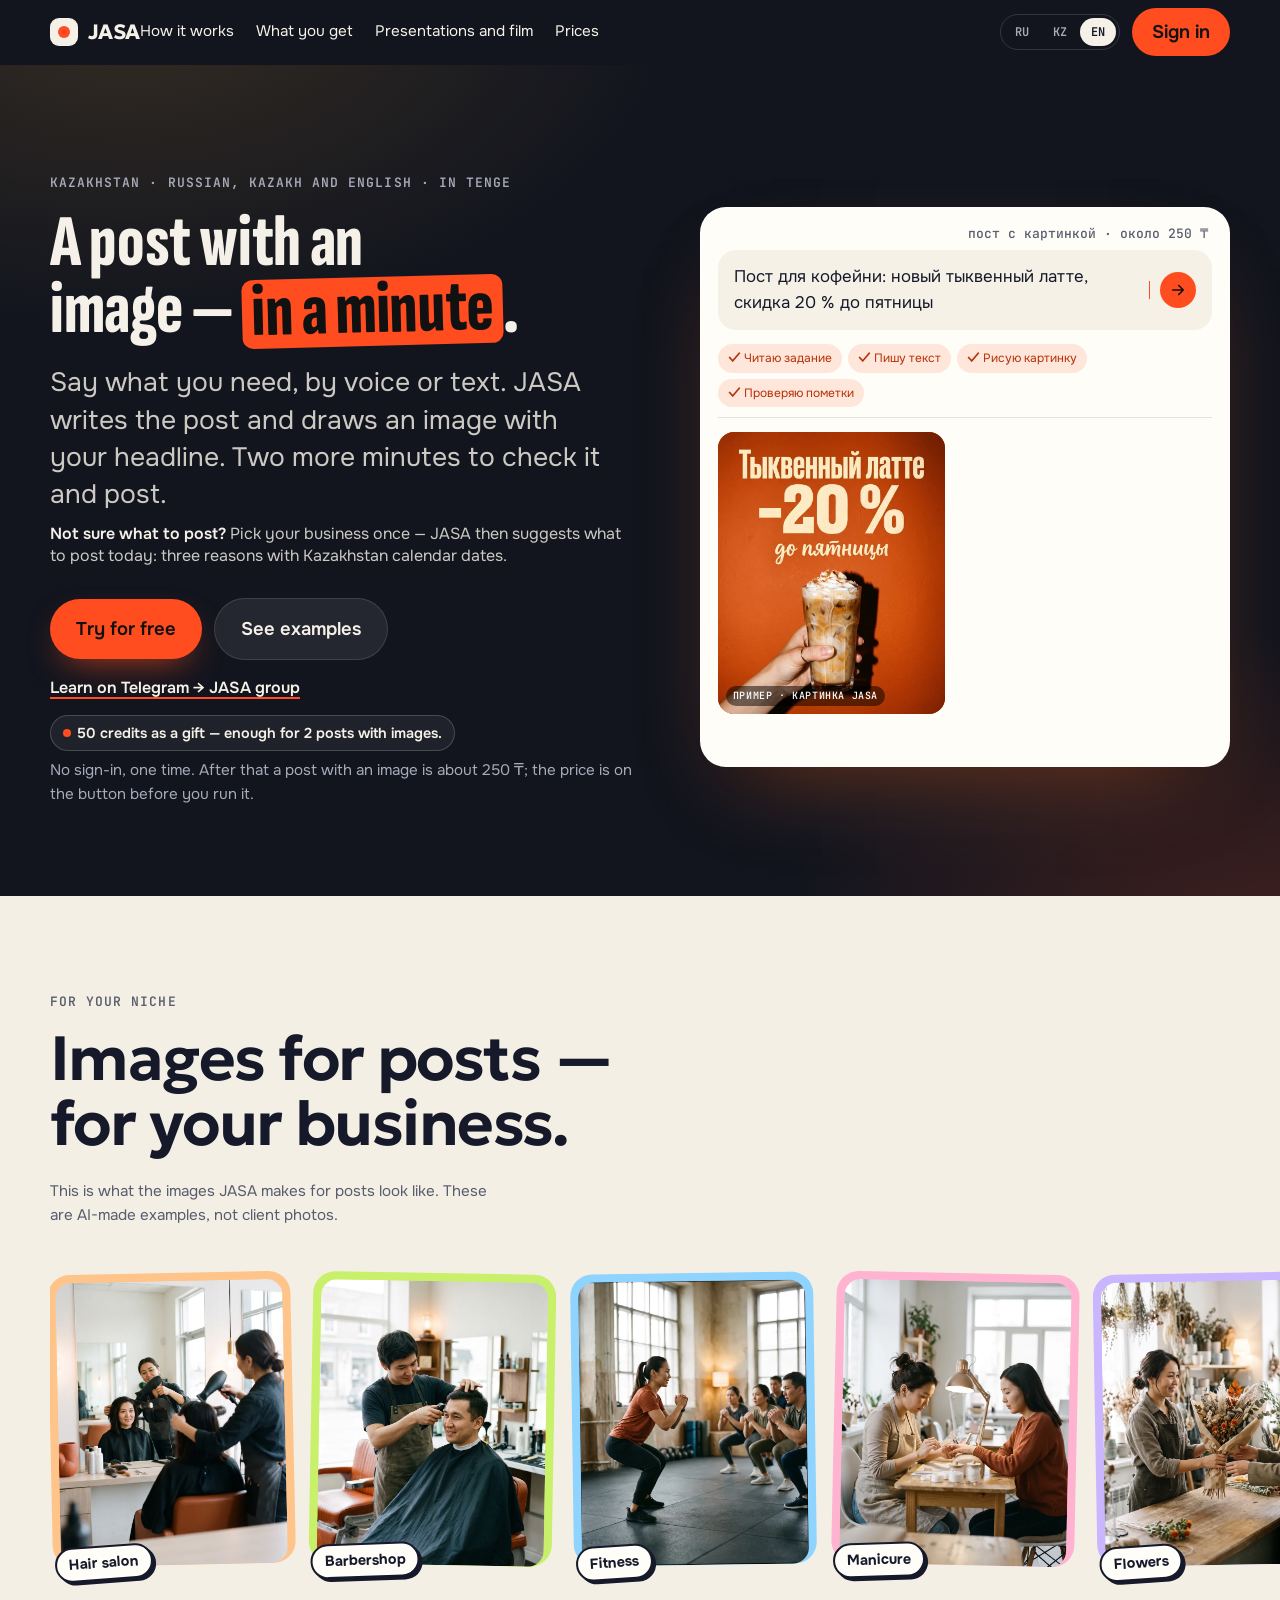
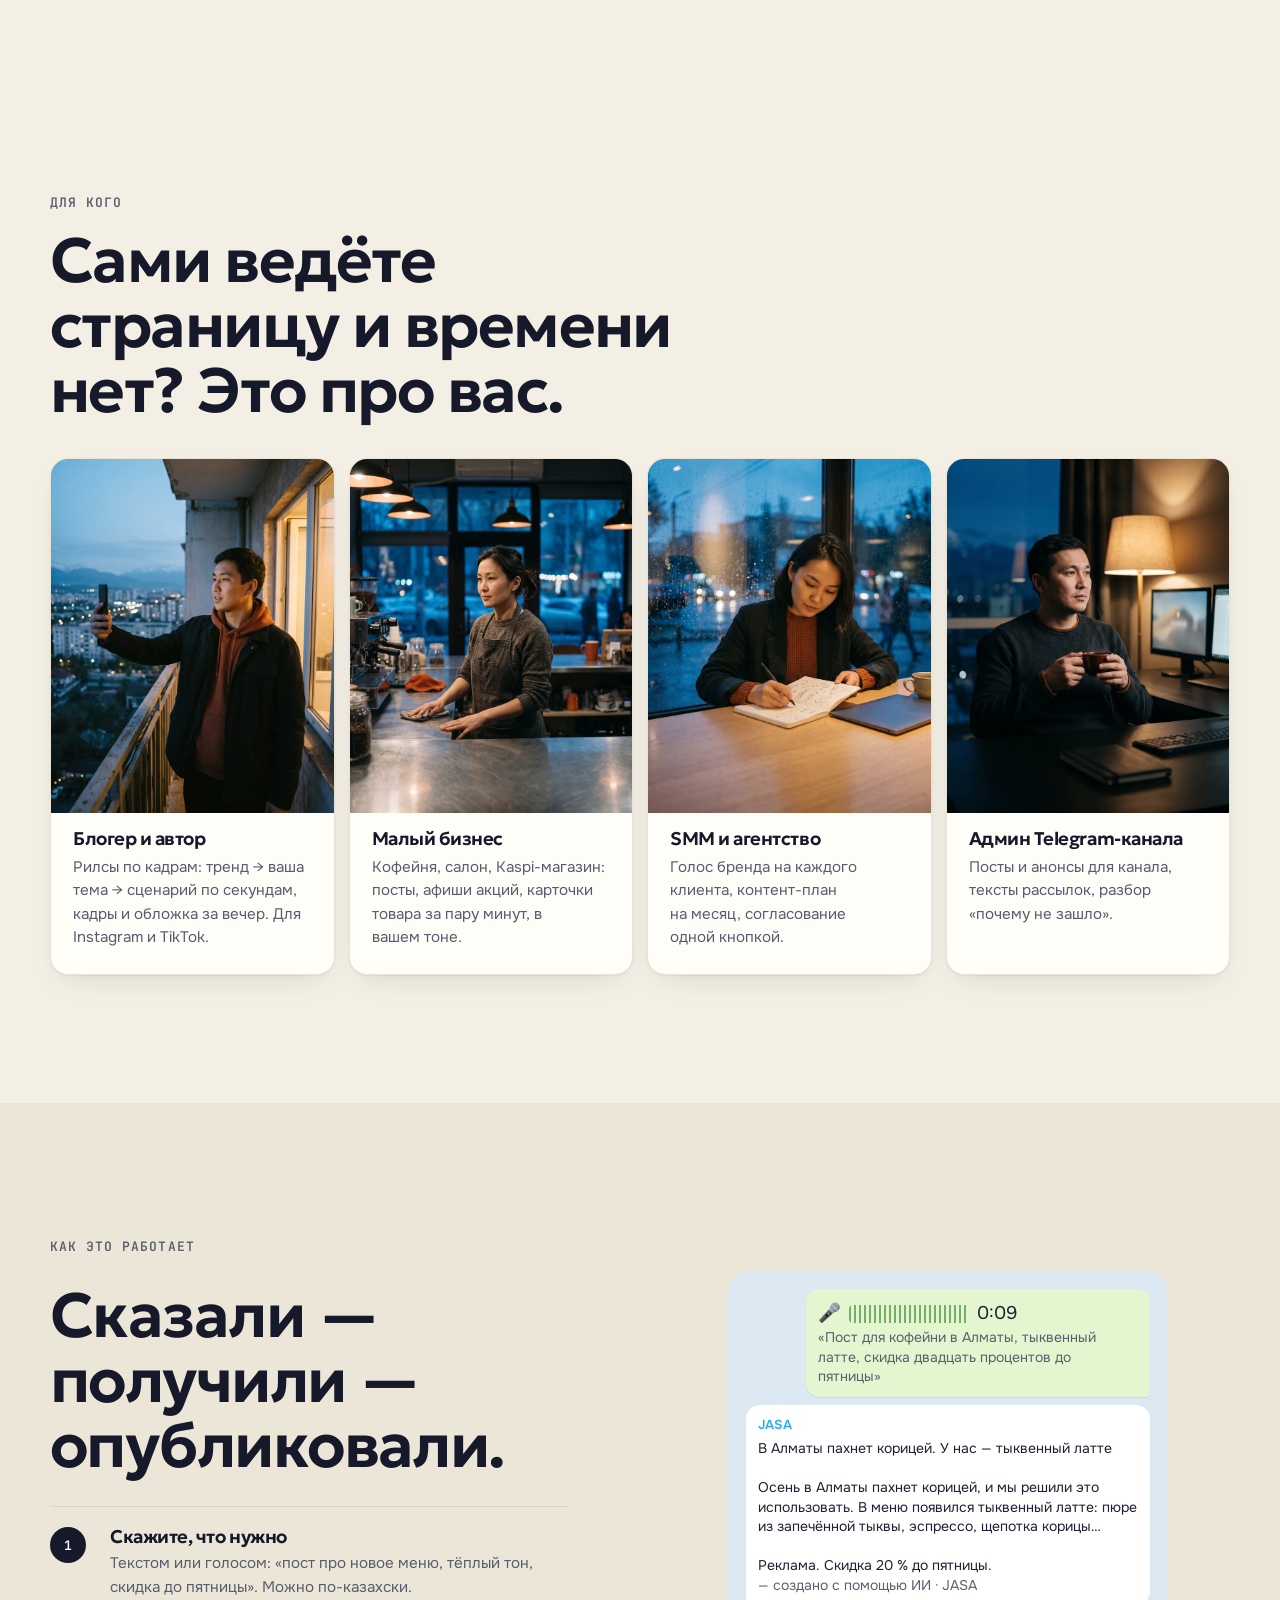
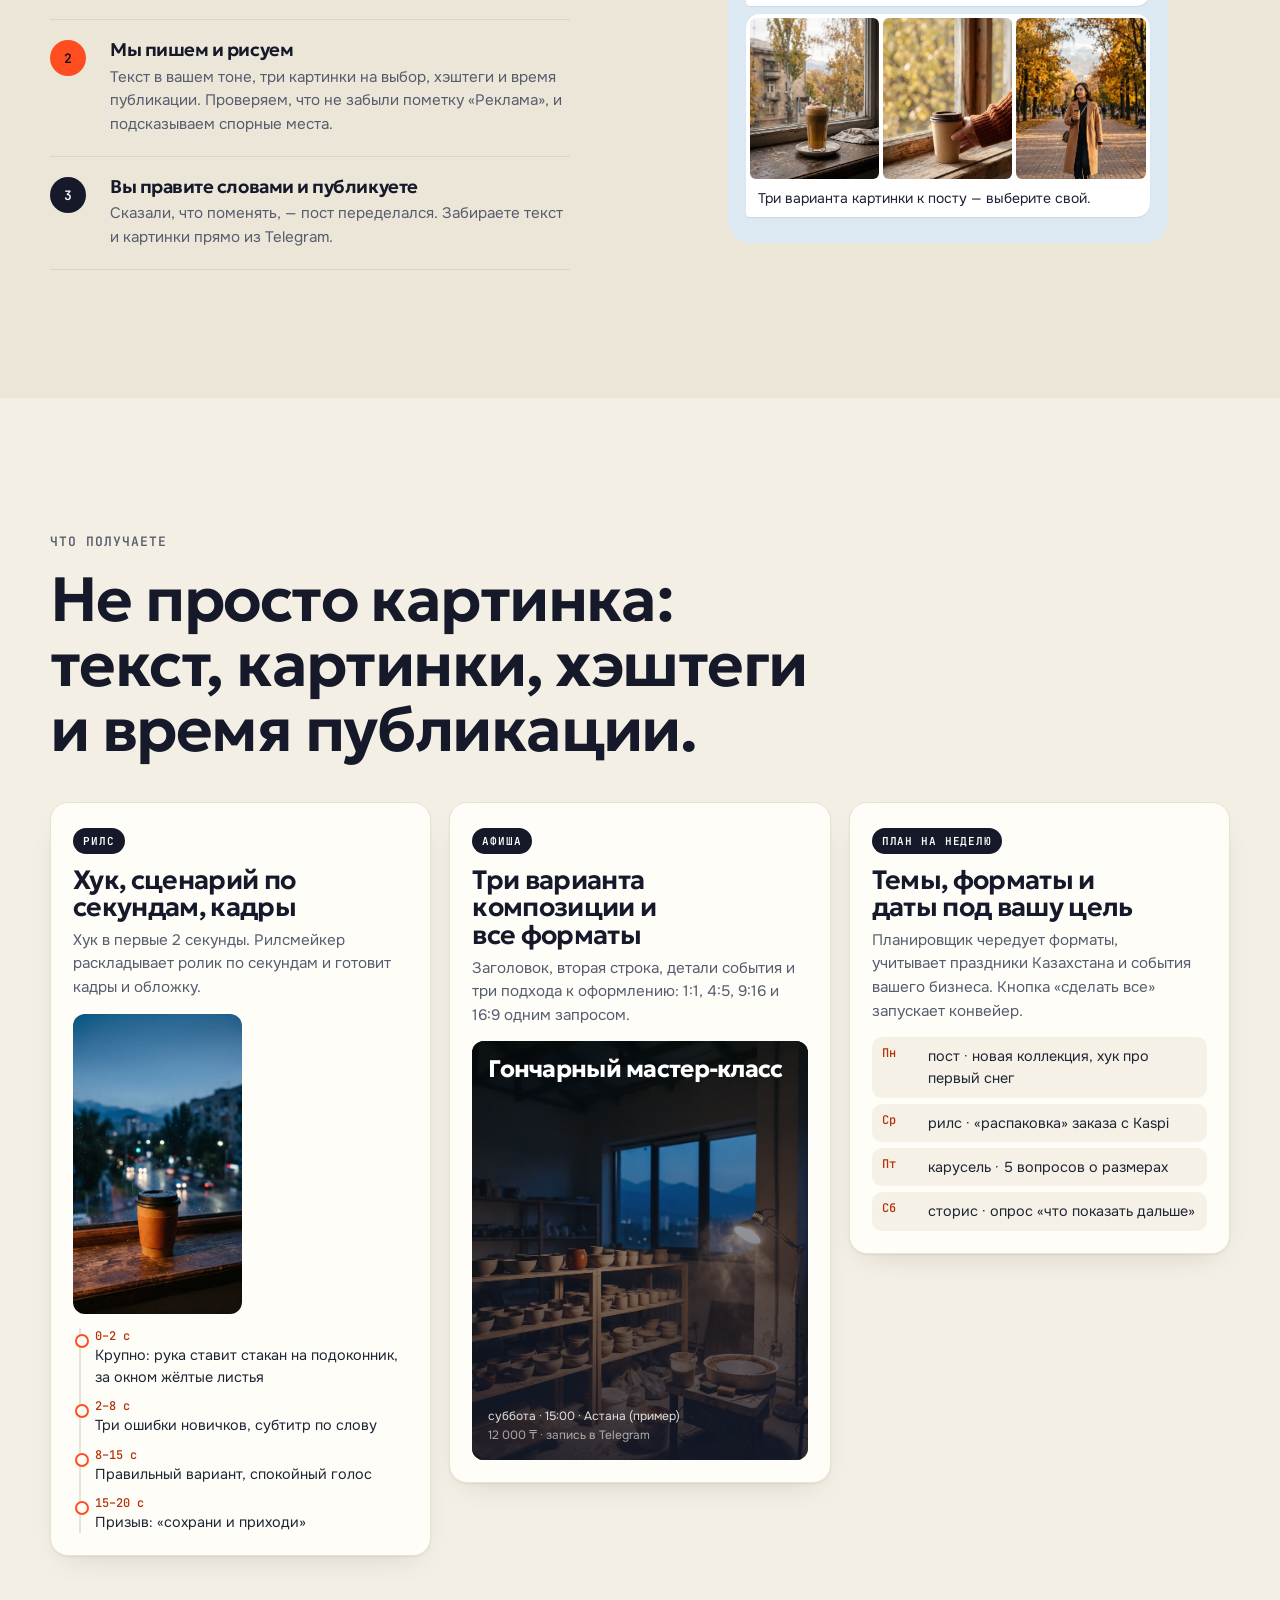
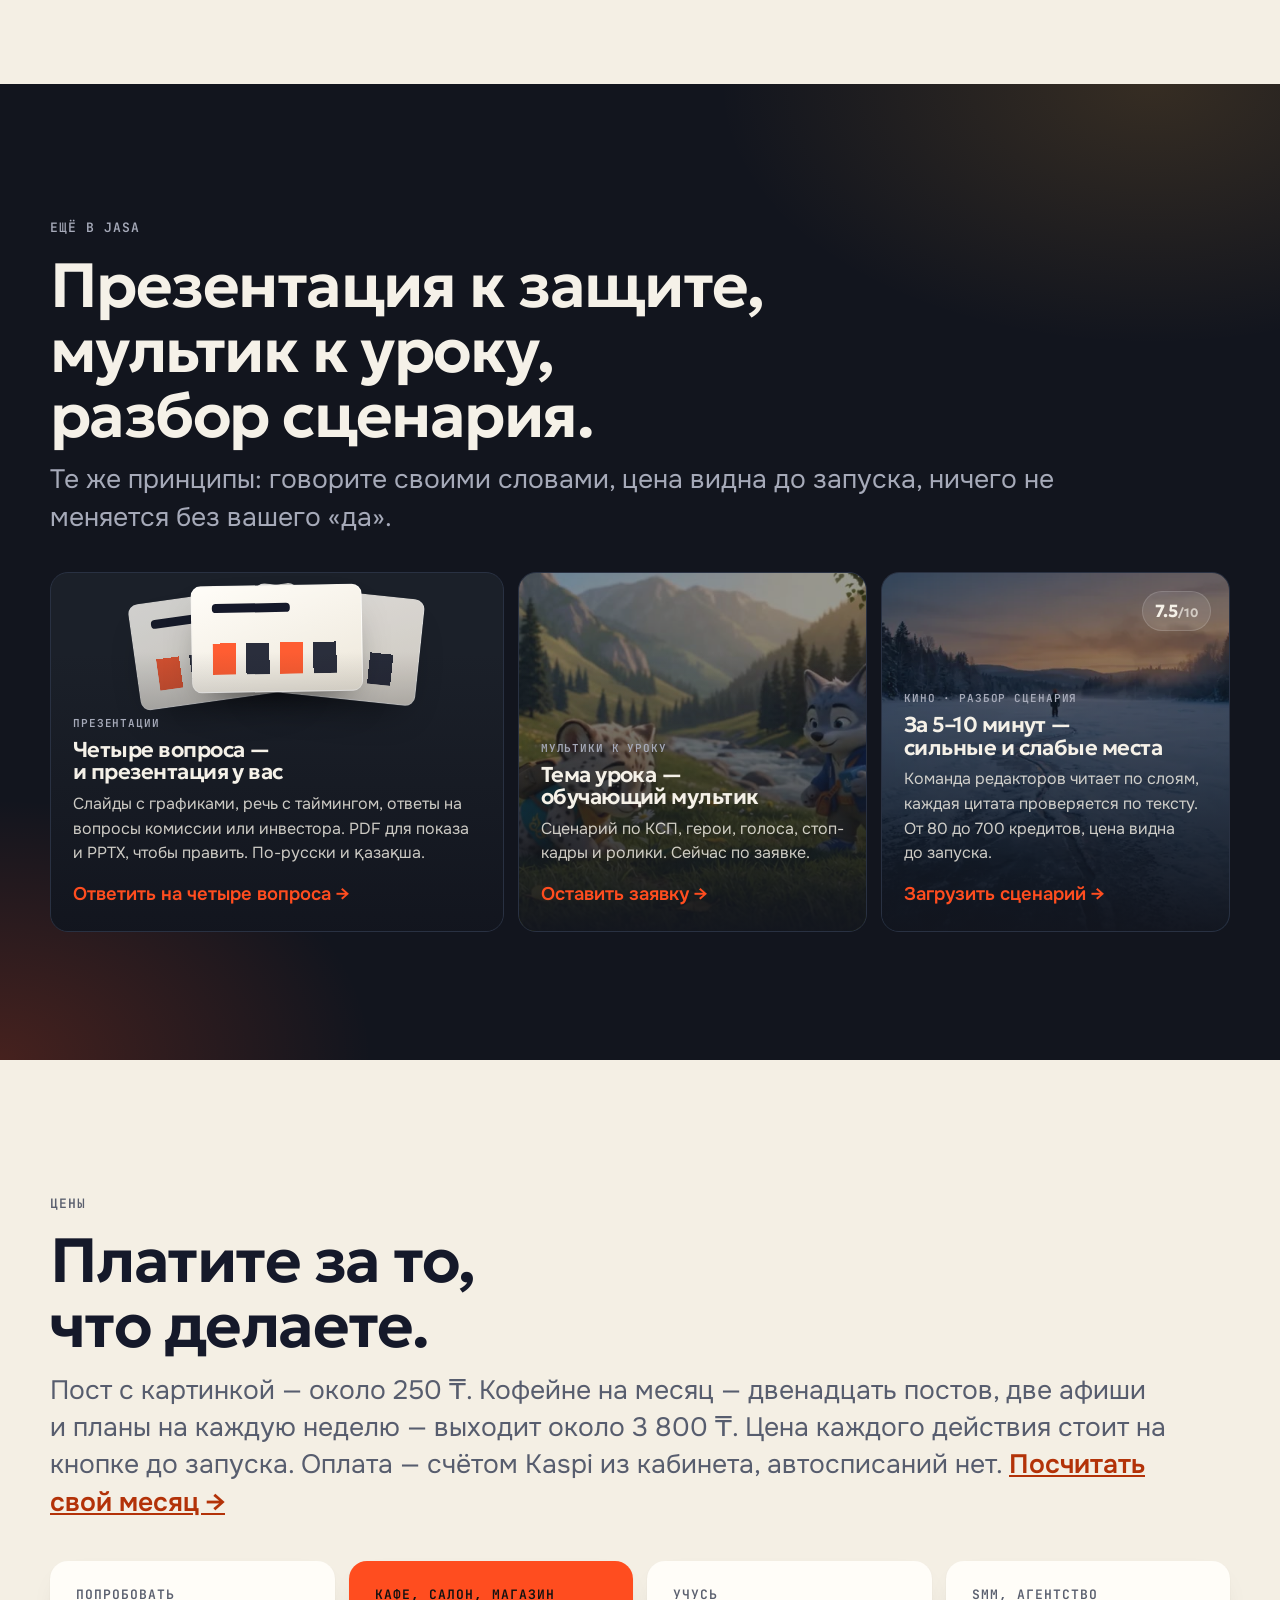
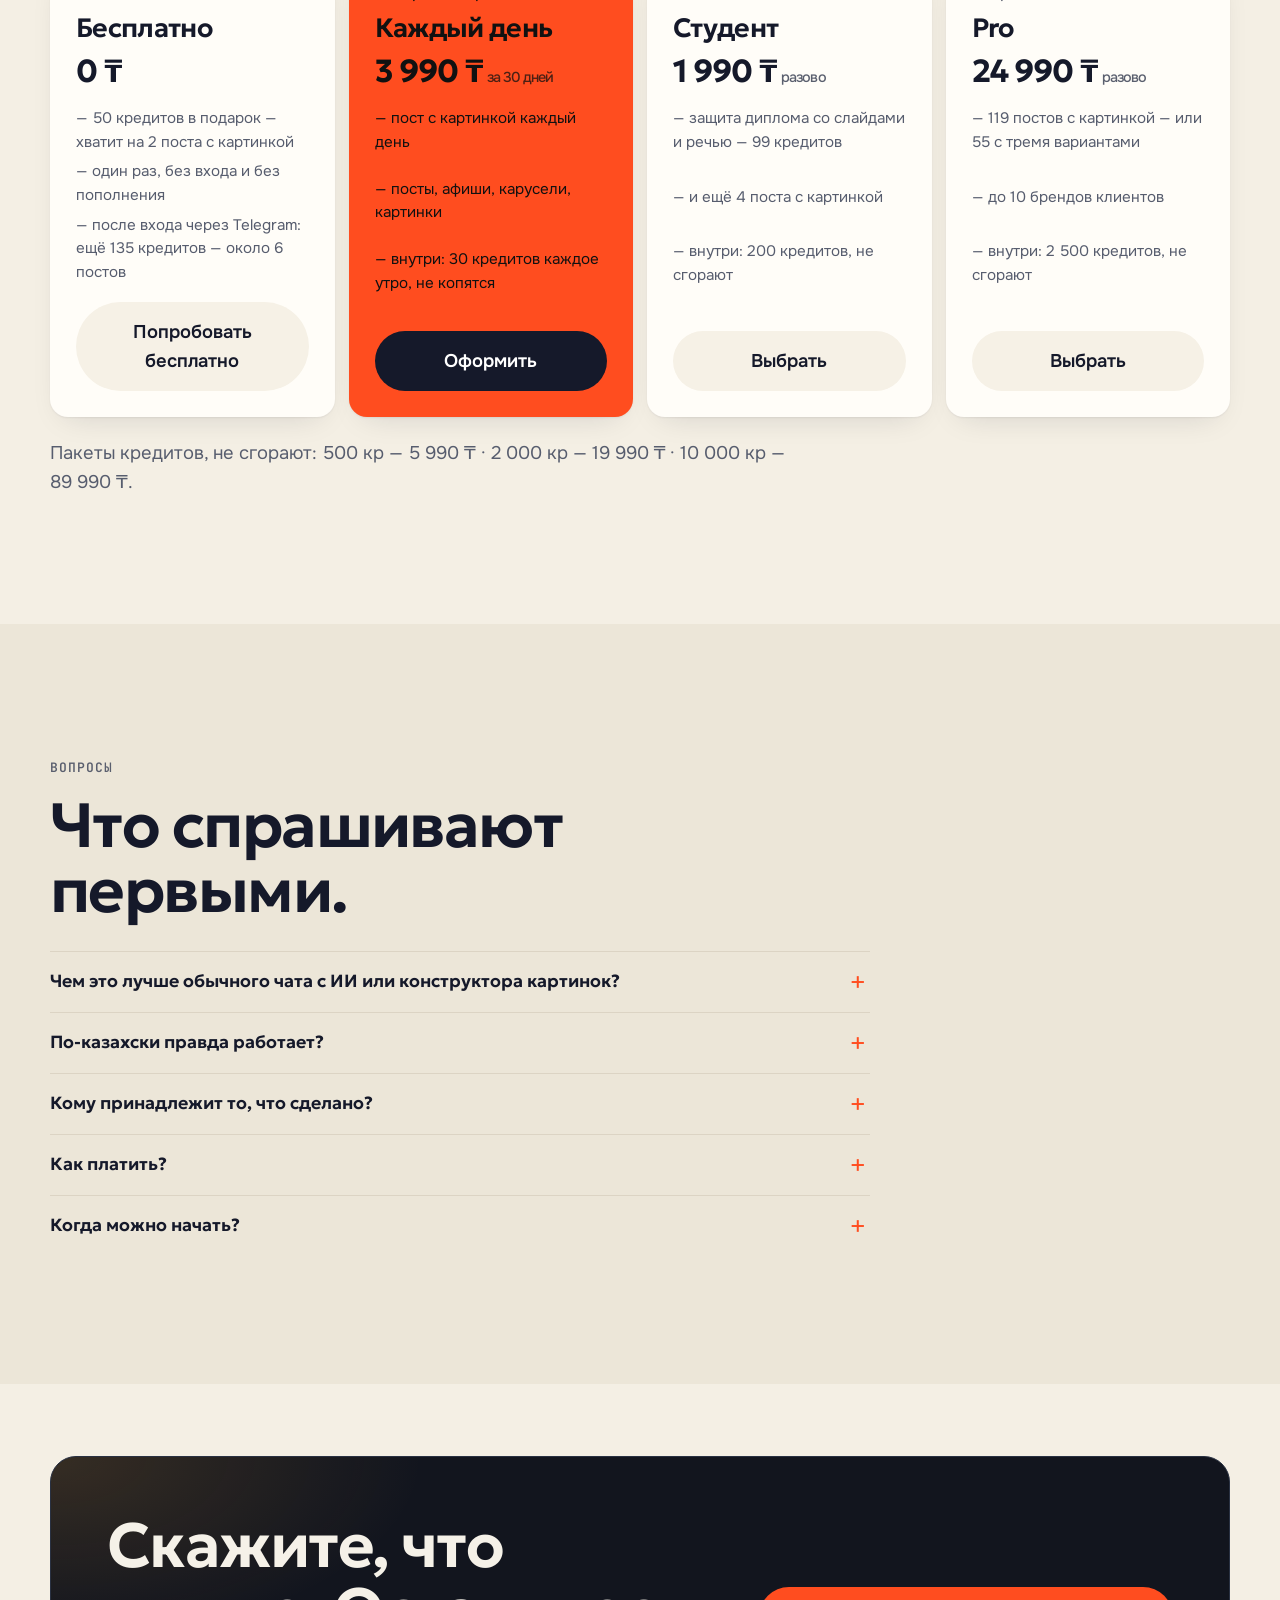
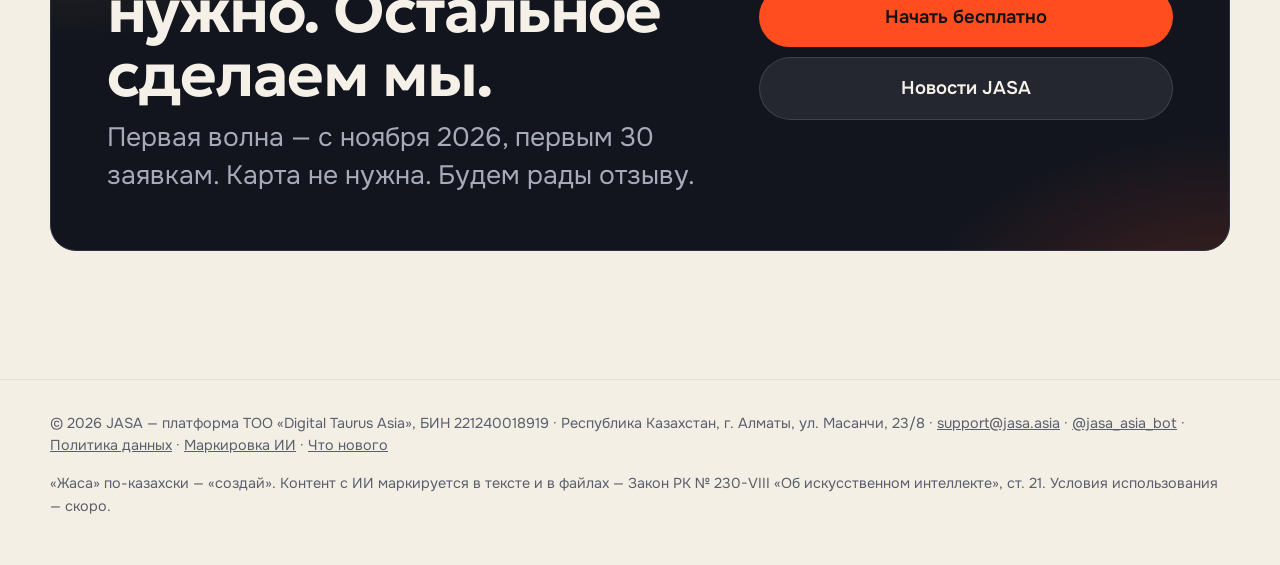
<file: index.html>
<!doctype html>
<html lang="ru">
<head>
<meta charset="utf-8">
<meta name="viewport" content="width=device-width, initial-scale=1, viewport-fit=cover">
<title>JASA — скажи, что нужно</title>
<meta name="description" content="JASA — помощник для контента и кино из Казахстана: посты, рилсы, афиши и ведение каналов одним запросом, разбор сценария командой редакторов. Тексты по-русски, по-казахски и по-английски, оплата в тенге.">
<meta name="theme-color" content="#12151E">
<meta property="og:title" content="JASA — скажи, что нужно">
<meta property="og:description" content="Пост, рилс, афиша и сценарий — одним запросом. Казахстан, RU/KZ/EN, тенге.">
<meta property="og:url" content="https://jasa.asia/">
<meta property="og:type" content="website">
<meta property="og:image" content="https://jasa.asia/og.png">
<meta name="twitter:card" content="summary_large_image">
<link rel="canonical" href="https://jasa.asia/">
<link rel="preconnect" href="https://fonts.gstatic.com" crossorigin>
<link rel="preconnect" href="https://fonts.googleapis.com">
<link href="https://fonts.googleapis.com/css2?family=Geologica:wght@400;500;600;700;800&family=Onest:wght@400;500;600&family=JetBrains+Mono:wght@400;500&family=Sofia+Sans+Extra+Condensed:wght@800&display=swap" rel="stylesheet">
<link rel="icon" href="data:image/svg+xml,%3Csvg xmlns='http://www.w3.org/2000/svg' viewBox='0 0 32 32'%3E%3Crect width='32' height='32' rx='9' fill='%2315192A'/%3E%3Ccircle cx='16' cy='16' r='6' fill='%23FF4D1F'/%3E%3C/svg%3E">
<style>
:root{--bg:#F4EFE4;--bg-2:#ECE6D8;--surface:#FFFDF8;--surface-2:#F6F1E6;--line:#DCD4C4;--line-soft:#E9E3D5;--ink:#15192A;--text:#1F2435;--muted:#575D6E;--dim:#5A5F6E;--accent:#FF4D1F;--accent-ink:#111111;--accent-text:#B33208;--accent-soft:#FFE6DA;--ok:#149A74;
/* ночная сцена «ночной Алматы» — те же значения, что у тёмной темы приложения (app/styles.css) */
--night:#12151E;--night-2:#1B2029;--night-3:#232937;--night-line:#293142;--night-text:#F5F1E8;--night-muted:#A6AAB9;--night-accent:#FF4D1F;--glow-1:rgba(255,77,31,.22);--glow-2:rgba(242,170,61,.16);
--body:Onest,system-ui,sans-serif;--disp:Geologica,Onest,sans-serif;--mono:"JetBrains Mono",ui-monospace,monospace;
--step-0:clamp(1rem,.95rem + .25vw,1.19rem);--step-1:clamp(1.25rem,1.1rem + .7vw,1.75rem);--step-2:clamp(1.6rem,1.3rem + 1.5vw,2.6rem);--step-3:clamp(2.1rem,1.5rem + 3vw,4rem);--step-4:clamp(2.8rem,1.6rem + 5vw,5.2rem);
--ease:cubic-bezier(.16,1,.3,1);--shadow:0 1px 2px rgba(21,25,42,.06),0 12px 32px -16px rgba(21,25,42,.18);--r:18px}
*{box-sizing:border-box}html{scroll-behavior:smooth}
body{margin:0;background:var(--bg);color:var(--text);font:400 var(--step-0)/1.55 var(--body);overflow-x:hidden}
::selection{background:var(--accent);color:#fff}
:focus-visible{outline:2px solid var(--accent);outline-offset:3px;border-radius:6px}
a{color:inherit}h1,h2,h3{font-family:var(--disp);letter-spacing:-.025em;line-height:1.04;margin:0;text-wrap:balance;color:var(--ink)}
h1{font-size:var(--step-4);font-weight:700}
.hero h1{font-size:clamp(2.1rem,1.2rem + 3.6vw,4.4rem)}@media (max-width:1200px){.hero h1{font-size:clamp(2rem,1rem + 2.6vw,2.9rem)}.hero{padding-top:clamp(28px,4vw,48px)}.hero .lead{font-size:1.1rem}}h2{font-size:var(--step-3);font-weight:600}h3{font-size:var(--step-1);font-weight:600}
p{margin:0;max-width:62ch;text-wrap:pretty}.lead{font-size:var(--step-1);color:var(--muted);line-height:1.4}
.caps{font:600 .8125rem/1.3 var(--mono);letter-spacing:.08em;text-transform:uppercase;color:var(--dim)}
.mono{font-family:var(--mono);font-variant-numeric:tabular-nums}.muted{color:var(--muted)}.dim{color:var(--dim)}
.wrap{width:min(1180px,100% - 32px);margin-inline:auto}
section{padding:clamp(72px,10vw,140px) 0}
.btn{display:inline-flex;align-items:center;justify-content:center;gap:10px;padding:16px 26px;border-radius:999px;background:var(--ink);color:#fff;font-weight:600;text-decoration:none;transition:transform .2s var(--ease),background .2s;white-space:nowrap}
.btn:hover{transform:translateY(-2px)}.btn.accent{background:var(--accent);color:var(--accent-ink)}.btn.quiet{background:var(--surface-2);color:var(--ink)}
/* шапка */
header{position:sticky;top:0;z-index:20;background:color-mix(in srgb,var(--bg) 85%,transparent);backdrop-filter:blur(10px);border-bottom:1px solid var(--line-soft);transition:background .3s,border-color .3s}
header.night{background:var(--night);border-color:transparent}header.night .logo,header.night nav{color:var(--night-text)}header.night nav a:hover{color:#fff}header.night .logo i{background:var(--night-text)}
header .wrap{display:flex;align-items:center;justify-content:space-between;height:64px}
.logo{display:flex;align-items:center;gap:10px;font:700 1.3rem var(--disp);letter-spacing:-.03em;color:var(--ink);text-decoration:none}
.logo i{width:28px;height:28px;border-radius:9px;background:var(--ink);position:relative}.logo i::after{content:"";position:absolute;left:8px;top:8px;width:12px;height:12px;border-radius:50%;background:var(--accent)}
header nav{display:flex;gap:22px;font-size:.95rem;color:var(--muted)}header nav a{text-decoration:none}header nav a:hover{color:var(--ink)}
/* hero */
.hero{padding:clamp(56px,8vw,110px) 0 clamp(56px,7vw,96px);background:var(--night);color:var(--night-text);position:relative;overflow:hidden}
.hero::before{content:"";position:absolute;inset:0;pointer-events:none;background:radial-gradient(900px 560px at 10% -10%,var(--glow-2),transparent 62%),radial-gradient(820px 560px at 100% 110%,var(--glow-1),transparent 62%)}
.hero .wrap{position:relative}
.hero h1,.hero .caps{color:var(--night-text)}.hero .caps{color:var(--night-muted)}.hero .lead{color:var(--night-muted)}
.hero .lead{color:color-mix(in srgb,var(--night-text) 82%,transparent)}.hero .trust{color:var(--night-muted);display:flex;flex-wrap:wrap;gap:8px 12px;align-items:center}.hero .trust b{color:var(--night-text);font-weight:600;display:inline-flex;align-items:center;gap:6px;padding:6px 12px;border-radius:999px;border:1px solid rgba(255,255,255,.18);background:rgba(255,255,255,.06);font-size:.9rem}.hero .trust b::before{content:"";width:8px;height:8px;border-radius:50%;background:var(--night-accent)}
.hero .btn.quiet{background:rgba(255,255,255,.08);color:var(--night-text);border:1px solid rgba(255,255,255,.12)}.hero .btn.quiet:hover{background:rgba(255,255,255,.14)}
.hero .btn.accent{background:var(--night-accent);box-shadow:0 14px 34px -14px rgba(255,77,31,.75)}
.hero .demo{box-shadow:0 1px 0 rgba(255,255,255,.08) inset,0 40px 90px -40px rgba(255,120,60,.45),0 30px 60px -30px rgba(0,0,0,.6)}
.hero .grid{display:grid;grid-template-columns:1.05fr .95fr;gap:clamp(28px,5vw,72px);align-items:center}
.hero h1{font-family:"Sofia Sans Extra Condensed",var(--disp);font-weight:800;font-size:clamp(4rem,1.6rem + 3.7vw,5.8rem);line-height:.92;letter-spacing:-.005em}
/* 20.11: в Sofia Sans Extra Condensed нет казахских букв (ә ғ қ ң ө ұ ү һ) — в kz они подставлялись из другого шрифта. В kz заголовок — Geologica 800, у него все буквы свои; шире узкой Sofia — кегль меньше */
html[lang="kk"] .hero h1{font-family:var(--disp);font-weight:800;font-size:clamp(2.6rem,1.1rem + 3.4vw,4.6rem);line-height:1;letter-spacing:-.03em}
.hero h1 em{font-style:normal;color:var(--accent-ink);background:var(--night-accent);padding:0 .13em .03em;border-radius:.15em;display:inline-block;transform:rotate(-1.5deg)}
.hero .lead b{color:var(--night-text);font-weight:600}
/* живой кадр: настоящая картинка JASA рядом с обещанием; слева картинка, справа первая строка и текст */
.demo .sheet.kadr-sheet{display:grid;grid-template-columns:minmax(0,46%) minmax(0,1fr);gap:0 14px;align-content:start}
.demo .kadr{grid-row:1 / span 4;position:relative;border-radius:16px;overflow:hidden;aspect-ratio:800/993;background:#C2491C}
.demo .kadr img{display:block;width:100%;height:100%;object-fit:cover}
.demo .kadr small{position:absolute;left:8px;bottom:8px;font:500 10px/1 var(--mono);letter-spacing:.06em;text-transform:uppercase;padding:5px 7px;border-radius:999px;background:rgba(0,0,0,.5);color:#fff}
@media (max-width:900px){.demo .sheet.kadr-sheet{grid-template-columns:minmax(0,1fr)}.demo .kadr{grid-row:auto;margin-bottom:12px;max-height:62vh}}
.hero .cta{display:flex;gap:12px;flex-wrap:wrap;margin-top:30px;align-items:center}.hero .cta .btn{white-space:normal;text-align:center}
.hero .trust{margin-top:14px;font-size:.95rem;color:var(--night-muted)}
header .ui-seg{display:inline-flex;gap:2px;padding:3px;border-radius:999px;border:1px solid rgba(255,255,255,.14);margin-left:auto;margin-right:12px}header .ui-seg button{min-width:36px;height:28px;padding:0 8px;border-radius:999px;font:600 12px/1 var(--mono);letter-spacing:.04em;color:var(--night-muted);background:none;border:0;cursor:pointer}header .ui-seg button.on{background:var(--night-text);color:var(--night)}@media (max-width:900px){header .ui-seg{margin-right:8px}}
.hero .gr-line{margin-top:16px;font-size:1rem}.hero .gr-line a{color:var(--night-text);font-weight:600;text-decoration:underline;text-decoration-color:var(--night-accent);text-underline-offset:4px;text-decoration-thickness:2px}
/* живой лист */
.demo{background:var(--surface);border-radius:26px;box-shadow:var(--shadow);padding:18px;position:relative}
.demo .ask{display:flex;align-items:center;gap:10px;background:var(--surface-2);border-radius:18px;padding:14px 16px;font-size:1.05rem;color:var(--ink);min-height:54px}
.demo .ask .cur{display:inline-block;width:2px;height:1.1em;background:var(--accent);vertical-align:-2px;animation:blink 1s steps(2) infinite}
@keyframes blink{50%{opacity:0}}
.demo .go{margin-left:auto;width:36px;height:36px;border-radius:50%;background:var(--accent);display:grid;place-items:center;flex:none}
.demo .go svg{width:18px;height:18px;stroke:var(--accent-ink);fill:none;stroke-width:2.2;stroke-linecap:round;stroke-linejoin:round}
.demo .crew{display:flex;gap:6px;flex-wrap:wrap;margin:14px 0 10px}.demo .crew span{font-size:12px;padding:5px 10px;border-radius:999px;background:var(--surface-2);color:var(--dim);transition:all .4s}
.demo .crew span.on{background:var(--accent-soft);color:var(--accent-text)}.demo .crew span.on::before{content:"✓ ";font-weight:700}
.demo .sheet{display:flex;flex-direction:column}
@media (max-width:900px){.demo .hook{order:-2}.demo .imgs{order:-1;margin:0 0 12px}.demo .txt:nth-of-type(n+3){display:none}}
.demo .sheet{border-top:1px solid var(--line-soft);padding-top:14px;min-height:260px}
.js .demo .ln{opacity:0;transform:translateY(8px);transition:opacity .6s var(--ease),transform .6s var(--ease)}
.js .demo .ln.in{opacity:1;transform:none}
.demo .hook{font:600 1.05rem var(--body);color:var(--ink);background:var(--ink);color:#fff;padding:10px 14px;border-radius:12px;margin-bottom:10px}
.demo .txt{font-size:.95rem;line-height:1.55;color:var(--text)}
.demo .tags{display:flex;gap:6px;flex-wrap:wrap;margin-top:10px}.demo .tags b{font:500 12px var(--mono);color:var(--muted);background:var(--surface-2);padding:4px 8px;border-radius:6px}
.demo .imgs{display:grid;grid-template-columns:repeat(3,1fr);gap:8px;margin-top:12px}
.demo .img{aspect-ratio:4/5;border-radius:12px;background:linear-gradient(160deg,#EDE7DA,#FFE8DF);position:relative;overflow:hidden}
.demo .img::after{content:"";position:absolute;inset:0;background:linear-gradient(120deg,transparent 30%,rgba(255,255,255,.6) 50%,transparent 70%);transform:translateX(-100%);animation:shine 2.4s 1.2s var(--ease) forwards}
@keyframes shine{to{transform:translateX(100%)}}
.demo .img small{position:absolute;left:10px;bottom:10px;font-size:12px;color:var(--ink);background:rgba(255,253,248,.85);padding:4px 8px;border-radius:8px}
.demo .meta{display:block;text-align:right;font:500 13px var(--mono);color:var(--dim);margin:0 4px 8px}
/* картинки */
.demo .img img{position:absolute;inset:0;width:100%;height:100%;object-fit:cover}
.who .ph{aspect-ratio:4/5;border-radius:0;overflow:hidden;margin:0 -22px 16px;background:var(--bg-2)}.who .ph img{width:100%;height:100%;object-fit:cover;object-position:50% 30%;display:block}
.card .cover{aspect-ratio:9/16;max-height:300px;border-radius:12px;overflow:hidden;margin-top:14px;background:var(--bg-2)}.card .cover img{width:100%;height:100%;object-fit:cover;display:block}
.poster{position:relative;overflow:hidden}.poster img{position:absolute;inset:0;width:100%;height:100%;object-fit:cover;z-index:0}.poster::after{content:"";position:absolute;inset:0;background:linear-gradient(180deg,rgba(21,25,42,.15),rgba(21,25,42,.85));z-index:0}.poster>*{position:relative;z-index:1}
.kino .still{aspect-ratio:21/9;border-radius:var(--r);overflow:hidden;margin-top:36px;position:relative;background:#0e1120}.kino .still img{width:100%;height:100%;object-fit:cover;display:block;opacity:.92}.kino .still span{position:absolute;left:18px;bottom:16px;font:500 12px var(--mono);color:rgba(255,255,255,.75);letter-spacing:.06em;text-transform:uppercase}
/* как приходит в Telegram */
.tgdemo{display:grid;grid-template-columns:1.1fr .9fr;gap:clamp(24px,5vw,64px);align-items:start;margin-top:12px}
.tgwrap{padding:18px;border-radius:22px;background:#DCE8F2;max-width:440px}
.tgmsg{background:#fff;border-radius:14px 14px 14px 4px;padding:10px 12px;box-shadow:0 1px 1px rgba(0,0,0,.08);margin-bottom:8px;color:#1C2133}
.tgname{font-weight:600;color:#2AABEE;font-size:13px;margin-bottom:4px}.tgtext{white-space:pre-wrap;font-size:14px;line-height:1.4}
.tgalbum{display:grid;grid-template-columns:repeat(3,1fr);gap:4px;padding:4px}.tgalbum img{width:100%;height:auto;aspect-ratio:4/5;object-fit:cover;border-radius:6px;display:block}.tgalbum .tgtext{grid-column:1/-1;padding:6px 8px 4px}
.tgme{background:#E3F6D0;border-radius:14px 14px 4px 14px;margin-left:auto;max-width:85%}
.tgvoice{display:flex;align-items:center;gap:8px}.tgvoice i{display:block;width:120px;height:18px;background:repeating-linear-gradient(90deg,#4A8C3F 0 2px,transparent 2px 5px);border-radius:4px;opacity:.7}
@media (max-width:900px){.tgdemo{grid-template-columns:1fr}.tgdemo .tgwrap{order:-1;max-width:none}.tgdemo .steps{margin-top:20px}}
/* лента для кого */
.who{display:grid;grid-template-columns:repeat(auto-fit,minmax(220px,1fr));gap:14px;margin-top:36px}
.who>div{padding:0 22px 24px;border-radius:var(--r);background:var(--surface);box-shadow:var(--shadow);overflow:hidden;border:1px solid var(--line-soft)}
.who h3{font-size:1.15rem;margin-bottom:8px}.who p{font-size:.95rem;color:var(--muted)}
/* как работает */
.steps{display:grid;gap:0;margin-top:28px;max-width:520px}
.step{display:grid;grid-template-columns:44px 1fr;gap:16px;padding:20px 0;border-top:1px solid var(--line)}
.step:last-child{border-bottom:1px solid var(--line)}
.step .n{width:36px;height:36px;border-radius:50%;background:var(--ink);color:#fff;display:grid;place-items:center;font:600 13px var(--mono)}.step h3{margin-bottom:6px;font-size:1.15rem}.step p{color:var(--muted);font-size:.95rem}
.step:nth-child(2) .n{background:var(--accent);color:var(--accent-ink)}
/* три листа */
.three{display:grid;grid-template-columns:repeat(3,1fr);gap:18px;margin-top:40px;align-items:start}
.card{background:var(--surface);border-radius:var(--r);box-shadow:var(--shadow);padding:22px}
.card{border:1px solid var(--line-soft)}.card .kind{font:600 11px var(--mono);letter-spacing:.08em;text-transform:uppercase;padding:6px 10px;border-radius:999px;background:var(--ink);color:#fff;display:inline-block;margin-bottom:12px}
.card h3{margin-bottom:8px}.card p{font-size:.95rem;color:var(--muted)}
.tl{border-left:2px solid var(--line-soft);margin:14px 0 0 6px;display:grid;gap:10px}
.tl div{padding-left:14px;position:relative;font-size:.9rem}.tl div::before{content:"";position:absolute;left:-6px;top:6px;width:10px;height:10px;border-radius:50%;background:var(--surface);border:2px solid var(--accent)}
.tl b{font:500 12px var(--mono);color:var(--accent-text);display:block}
.poster{aspect-ratio:4/5;border-radius:12px;background:linear-gradient(160deg,#15192A,#3B4A8C);color:#fff;padding:16px;display:flex;flex-direction:column;justify-content:space-between;margin-top:14px}
.poster .h{font:700 1.5rem/1 var(--disp);letter-spacing:-.03em}.poster .s{font-size:12px;opacity:.85}
.plan{display:grid;gap:6px;margin-top:14px}.plan div{display:grid;grid-template-columns:36px 1fr;gap:10px;font-size:.9rem;padding:8px 10px;border-radius:10px;background:var(--surface-2)}.plan b{font:500 12px var(--mono);color:var(--accent-text)}
/* кино */
.mlt{display:grid;grid-template-columns:1.25fr 1fr;gap:28px;align-items:start;margin-top:28px}.mlt>div{min-width:0}
.mlt video{width:100%;height:auto;aspect-ratio:16/9;border-radius:var(--r);background:#000;display:block;box-shadow:var(--shadow)}
.mlt .kadry{display:grid;grid-template-columns:1fr 1fr;gap:10px}.mlt .kadry img{width:100%;height:auto;aspect-ratio:16/9;object-fit:cover;border-radius:12px;display:block}
.mlt .shagi{display:flex;flex-wrap:wrap;gap:6px;margin:18px 0 0;padding:0;list-style:none}.mlt .shagi li{font-size:.85rem;padding:5px 10px;border-radius:999px;background:var(--surface);border:1px solid var(--line)}
.mlt .golosa{display:grid;gap:8px;margin-top:16px}.mlt .golosa div{display:flex;align-items:center;gap:10px;font-size:.9rem}.mlt .golosa b{min-width:56px}.mlt audio{height:34px;flex:1;min-width:0;width:100%}
.mlt .ii{font-size:.8rem;color:var(--dim);margin-top:8px}
@media (max-width:860px){.mlt{grid-template-columns:1fr}}
#prezentacii .shagi{display:flex;flex-wrap:wrap;gap:6px;margin:20px 0 0;padding:0;list-style:none}#prezentacii .shagi li{font-size:.85rem;padding:5px 11px;border-radius:999px;background:var(--surface);border:1px solid var(--line)}
#prezentacii .cta{display:flex;gap:10px 16px;flex-wrap:wrap;align-items:center}#prezentacii .cta .btn{white-space:normal;text-align:center}
#prezentacii .ii{font-size:.85rem;color:var(--dim)}
.mp{position:relative;border-radius:var(--r);overflow:hidden;box-shadow:var(--shadow);background:#000}
.mp video{box-shadow:none;border-radius:0}
.mp-big{position:absolute;inset:0;display:grid;place-items:center;background:linear-gradient(180deg,rgba(21,25,42,0),rgba(21,25,42,.35));border:0;cursor:pointer;padding:0}
.mp-big span{width:76px;height:76px;border-radius:50%;background:var(--accent);display:grid;place-items:center;box-shadow:0 8px 24px rgba(0,0,0,.25);transition:transform .2s var(--ease)}
.mp-big:hover span{transform:scale(1.06)}.mp-big svg{width:30px;height:30px;fill:var(--accent-ink);margin-left:4px}
.ap{display:flex;align-items:center;gap:10px;flex:1;min-width:0}
.ap button{width:40px;height:40px;border-radius:50%;border:0;background:var(--accent);display:grid;place-items:center;cursor:pointer;flex:none}
.ap button svg{width:16px;height:16px;fill:var(--accent-ink)}
.ap .tr{flex:1;height:4px;border-radius:2px;background:var(--line);position:relative;cursor:pointer}.ap .tr i{position:absolute;left:0;top:0;bottom:0;width:0;border-radius:2px;background:var(--accent)}
.ap time{font:500 12px var(--mono);color:var(--dim);min-width:36px;text-align:right;font-variant-numeric:tabular-nums}
.kino{background:var(--ink);color:#fff}.kino h2,.kino h3{color:#fff}.kino .lead{color:rgba(255,255,255,.7)}
/* ещё в JASA — ночная витрина трёх направлений */
.eshche{background:var(--night);color:var(--night-text);position:relative;overflow:hidden}
.eshche::before{content:"";position:absolute;inset:0;pointer-events:none;background:radial-gradient(700px 420px at 90% 0%,var(--glow-2),transparent 62%),radial-gradient(600px 420px at 0% 100%,var(--glow-1),transparent 62%)}
.eshche .wrap{position:relative}.eshche h2{color:var(--night-text)}.eshche .caps{color:var(--night-muted)}.eshche .lead{color:var(--night-muted)}
.tiles{display:grid;grid-template-columns:1.3fr 1fr 1fr;gap:14px;margin-top:36px}
.tile{position:relative;display:flex;flex-direction:column;justify-content:flex-end;min-height:360px;padding:22px;border-radius:var(--r);background:var(--night-2);border:1px solid var(--night-line);color:var(--night-text);text-decoration:none;overflow:hidden;transition:transform .25s var(--ease),border-color .25s}
.js .rv.in.tile:hover,.tile:hover{transform:translateY(-3px);border-color:rgba(255,255,255,.22)}
.tile img{position:absolute;inset:0;width:100%;height:100%;object-fit:cover;opacity:.55;z-index:0;transition:opacity .4s,transform .6s var(--ease)}.tile:hover img{opacity:.7;transform:scale(1.03)}
.tile::after{content:"";position:absolute;inset:0;z-index:1;background:linear-gradient(180deg,rgba(18,21,30,0) 22%,rgba(18,21,30,.96))}
.tile>*{position:relative;z-index:2}
.tile .kind{font:600 11px/1 var(--mono);letter-spacing:.08em;text-transform:uppercase;color:var(--night-muted);margin-bottom:10px}
.tile h3{color:var(--night-text);font-size:1.35rem;margin-bottom:8px}.tile p{color:color-mix(in srgb,var(--night-text) 82%,transparent);font-size:1rem;max-width:40ch}
.tile .go{margin-top:14px;font-weight:600;color:var(--night-accent)}
.tile .slides{position:absolute;left:22px;right:22px;top:12px;height:100px;z-index:0;display:block}
.tile .slides i{position:absolute;left:50%;top:0;width:42%;aspect-ratio:16/10;border-radius:10px;background:linear-gradient(160deg,#FFFDF8,#EDE7DA);border:1px solid rgba(255,255,255,.5);box-shadow:0 20px 40px -20px rgba(0,0,0,.7);transform:translateX(-50%) rotate(var(--r)) translateX(var(--dx));overflow:hidden}
.tile .slides i::before{content:"";position:absolute;left:12%;top:16%;width:46%;height:9%;border-radius:4px;background:#15192A}
.tile .slides i::after{content:"";position:absolute;left:12%;right:12%;bottom:16%;height:34%;background:linear-gradient(90deg,var(--accent) 0 18%,transparent 18% 26%,#15192A 26% 44%,transparent 44% 52%,var(--accent) 52% 70%,transparent 70% 78%,#15192A 78% 96%,transparent 96%);opacity:.9;-webkit-mask:linear-gradient(180deg,transparent 0 10%,#000 10%);mask:linear-gradient(180deg,transparent 0 10%,#000 10%)}
.tile .slides i:nth-child(1){--r:-8deg;--dx:-34%;opacity:.8}.tile .slides i:nth-child(2){--r:6deg;--dx:34%;opacity:.85}.tile .slides i:nth-child(3){--r:-1deg;--dx:0;z-index:1}
.tile .score{position:absolute;top:18px;right:18px;z-index:1;font:700 1.1rem var(--disp);padding:8px 12px;border-radius:999px;background:rgba(255,255,255,.1);border:1px solid rgba(255,255,255,.14);display:block}
@media (max-width:900px){.tiles{grid-template-columns:1fr}.tile{min-height:220px}}
.kino .grid{display:grid;grid-template-columns:1fr 1fr;gap:clamp(28px,5vw,72px);align-items:start;margin-top:40px}
.ring{width:150px;height:150px;border-radius:50%;display:grid;place-items:center;background:conic-gradient(var(--accent) 75%,rgba(255,255,255,.12) 0);position:relative;flex:none}
.ring::before{content:"";position:absolute;inset:12px;border-radius:50%;background:var(--ink)}
.ring b{position:relative;font:700 2.6rem var(--disp);letter-spacing:-.04em}.ring b small{font-size:1rem;opacity:.6;font-weight:500}
.score{display:flex;gap:24px;align-items:center}
.lay{display:grid;grid-template-columns:150px 1fr 30px;gap:12px;align-items:center;font-size:.95rem;margin-top:10px}
.lay .bar{height:8px;border-radius:4px;background:rgba(255,255,255,.12);overflow:hidden}.lay .bar i{display:block;height:100%;background:#fff;width:var(--w)}.lay .bar i.top{background:var(--accent)}
.lay .n{font-family:var(--mono);text-align:right}
.zen{padding:20px 22px;border-radius:var(--r);background:rgba(255,255,255,.06);border:1px solid rgba(255,255,255,.12)}
.zen .caps{color:rgba(255,255,255,.55)}.zen p{color:rgba(255,255,255,.85);font-size:.95rem;margin-top:8px}
.agents{display:flex;flex-wrap:wrap;gap:8px;margin-top:22px}.agents span{font-size:13px;padding:7px 12px;border-radius:999px;background:rgba(255,255,255,.08);color:rgba(255,255,255,.85)}
/* тарифы */
.tiers{display:grid;grid-template-columns:repeat(auto-fit,minmax(230px,1fr));gap:14px;margin-top:40px}
.tier{background:var(--surface);border-radius:var(--r);box-shadow:var(--shadow);padding:26px;display:flex;flex-direction:column;gap:10px}
.tier.hot{background:var(--accent);color:var(--accent-ink)}.tier.hot h3,.tier.hot .price,.tier.hot .caps,.tier.hot li{color:var(--accent-ink)}
.tier .price{font:700 2rem var(--disp);letter-spacing:-.03em;color:var(--ink)}.tier .price small{font:500 .9rem var(--body);color:var(--dim)}.tier.hot .price small{color:var(--accent-ink);opacity:.75}
.tier ul{margin:6px 0 0;padding:0;list-style:none;display:grid;gap:6px;font-size:.95rem;color:var(--muted)}.tier li::before{content:"— "}
.tier ul{flex:1}.tier .btn{margin-top:8px;white-space:normal;text-align:center}.tier.hot .btn{background:var(--ink);color:#fff}
/* faq */
details{border-top:1px solid var(--line);padding:18px 0}details summary{cursor:pointer;font:600 1.1rem var(--disp);color:var(--ink);list-style:none;display:flex;justify-content:space-between;gap:16px}
.faq{max-width:820px;margin-left:calc((100% - min(1180px, 100% - 32px)) / 2)}
details summary::after{content:"+";color:var(--accent);font-weight:400;flex:none;font-size:1.5rem;line-height:1;width:24px;text-align:center}details[open] summary::after{content:"–"}details p{margin-top:10px;color:var(--text)}details summary:hover{color:var(--accent-text)}
/* финал */
.final{text-align:left;padding-top:clamp(40px,6vw,72px)}.final .box{position:relative;overflow:hidden;background:var(--night);color:var(--night-text);border-radius:26px;border:1px solid var(--night-line);padding:clamp(28px,5vw,56px);display:grid;grid-template-columns:1.2fr .8fr;gap:32px;align-items:center}
.final .box::before{content:"";position:absolute;inset:0;pointer-events:none;background:radial-gradient(600px 300px at 0% 0%,var(--glow-2),transparent 62%),radial-gradient(520px 320px at 100% 120%,var(--glow-1),transparent 62%)}
.final .box>*{position:relative}.final h2{color:var(--night-text)}.final .lead{color:var(--night-muted)}.final .btn.quiet{background:rgba(255,255,255,.08);color:var(--night-text);border:1px solid rgba(255,255,255,.12)}.final .btn.accent{background:var(--night-accent)}
/* лента «Картинки под вашу нишу» — примеры, а не работы клиентов */
.niche{padding:clamp(56px,7vw,96px) 0 clamp(40px,5vw,72px)}
.niche .head{display:flex;justify-content:space-between;align-items:end;gap:24px;flex-wrap:wrap}
.niche .note{max-width:44ch;font-size:.95rem;color:var(--muted)}
.strip{display:flex;gap:18px;overflow-x:auto;scroll-snap-type:x mandatory;scroll-padding:0 16px;margin:32px -16px 0;padding:14px 16px 30px;scrollbar-width:thin}
/* 19.11 дизайн 2026: у ниши своя насыщенная подложка, карточки чуть наклонены через одну, подпись — наклейка. Хаос — только в украшениях: порядок, размер и прокрутка прежние */
.strip figure{flex:0 0 clamp(210px,19vw,262px);margin:0;scroll-snap-align:start;position:relative;padding:8px 8px 0;border-radius:22px;background:var(--c,#FFE066);transform:rotate(var(--r,0deg));transition:transform .3s cubic-bezier(.16,1,.3,1)}
.strip figure:nth-child(6n+1){--c:#FFC48A;--r:-1.2deg}.strip figure:nth-child(6n+2){--c:#C8F06A;--r:1deg}.strip figure:nth-child(6n+3){--c:#8FD3FF;--r:-.8deg}.strip figure:nth-child(6n+4){--c:#FFB3D1;--r:1.2deg}.strip figure:nth-child(6n+5){--c:#C9B6FF;--r:-1deg}.strip figure:nth-child(6n){--c:#FFE066;--r:.8deg}
.strip figure:hover{transform:rotate(0)}
.strip img{display:block;width:100%;height:auto;aspect-ratio:4/5;object-fit:cover;border-radius:16px;background:var(--bg-2)}
.strip figcaption{position:absolute;left:2px;bottom:-14px;max-width:calc(100% - 4px);padding:7px 12px;border-radius:999px;background:var(--surface);border:2px solid var(--ink);box-shadow:3px 3px 0 var(--ink);font:700 .9rem/1.2 var(--body);color:var(--ink);transform:rotate(-3deg);overflow-wrap:anywhere}
@media (prefers-reduced-motion:reduce){.strip figure{transition:none}}
@media (max-width:900px){.strip figure{flex-basis:62%}}
@media (min-width:1260px){.strip{margin-left:0;margin-right:calc((100vw - 1180px) / -2);padding-left:0}}
footer{padding:32px 0 48px;border-top:1px solid var(--line-soft);font-size:.9rem;color:var(--dim)}footer .wrap{display:flex;justify-content:space-between;gap:16px;flex-wrap:wrap}
.sticky{display:none}.hint-swipe{display:none}.caps-m{display:none}
.js .rv{opacity:0;transform:translateY(20px);transition:opacity .7s var(--ease),transform .7s var(--ease)}.js .rv.in{opacity:1;transform:none}
@media (prefers-reduced-motion:reduce){html{scroll-behavior:auto}.js .rv{opacity:1;transform:none;transition:none}.js .demo .ln{opacity:1;transform:none;transition:none}.demo .img::after,.demo .ask .cur{animation:none}}
@media (max-width:900px){.hero .grid,.kino .grid,.final .box{grid-template-columns:1fr}.steps,.three{grid-template-columns:1fr}header nav{display:none}.caps-d{display:none}.caps-m{display:inline}header .btn.accent{background:transparent;color:var(--ink);border:1px solid var(--line)}header.night .btn.accent{color:var(--night-text);border-color:rgba(255,255,255,.25)}
.who{display:flex;gap:12px;overflow-x:auto;scroll-snap-type:x mandatory;scroll-padding:0 16px;margin:28px -16px 0;padding:4px 16px 12px;scrollbar-width:none}.who::-webkit-scrollbar{display:none}.who>div{flex:0 0 72%;scroll-snap-align:start}.who .ph{aspect-ratio:1/1}
.three{display:flex;gap:12px;overflow-x:auto;scroll-snap-type:x mandatory;scroll-padding:0 16px;margin:28px -16px 0;padding:4px 16px 12px;scrollbar-width:none;align-items:stretch}.three .tl div:nth-child(n+3){display:none}.three::-webkit-scrollbar{display:none}.three>.card{flex:0 0 84%;scroll-snap-align:start}.three .cover{max-height:220px}.three .cover img{height:220px}
.tiers{display:flex;gap:12px;overflow-x:auto;scroll-snap-type:x mandatory;scroll-padding:0 16px;margin:28px -16px 0;padding:4px 16px 12px;scrollbar-width:none;align-items:stretch}.tiers .tier.hot{order:-1}.tiers::-webkit-scrollbar{display:none}.tiers>.tier{flex:0 0 80%;scroll-snap-align:start}
.hint-swipe{display:block;margin-top:10px;font:500 12px/1 var(--mono);letter-spacing:.06em;text-transform:uppercase;color:var(--dim)}
.sticky{display:flex;position:fixed;left:0;right:0;bottom:0;z-index:30;padding:12px 16px calc(12px + env(safe-area-inset-bottom));background:color-mix(in srgb,var(--bg) 92%,transparent);backdrop-filter:blur(10px);-webkit-backdrop-filter:blur(10px);border-top:1px solid var(--line-soft);transition:transform .3s var(--ease),opacity .3s}.sticky .btn{flex:1}.sticky.skryt{transform:translateY(110%);opacity:0;pointer-events:none}section{padding:64px 0}.lay{grid-template-columns:110px 1fr 28px}body{padding-bottom:90px}}
</style>
</head>
<body>
<header class="night"><div class="wrap"><a class="logo" href="#"><i></i>JASA</a><nav aria-label="Разделы"><a href="#kak" data-i="nav1">Как работает</a><a href="#chto" data-i="nav2">Что получаете</a><a href="#eshche" data-i="nav3">Презентации и кино</a><a href="#ceny" data-i="nav4">Цены</a></nav><span class="ui-seg" role="group" aria-label="Язык"><button type="button" data-ui="ru">RU</button><button type="button" data-ui="kz" title="Қазақша · аударма тексерілуде">KZ</button><button type="button" data-ui="en">EN</button></span><a class="btn accent vhod" href="https://t.me/jasa_asia_bot?start=site" style="padding:10px 20px" data-i="vhod">Войти</a></div></header>

<main>
<section class="hero"><div class="wrap grid">
  <div>
    <span class="caps caps-d" data-i="capsd">Казахстан · по-русски, по-казахски и по-английски · в тенге</span><span class="caps caps-m" data-i="capsm">RU · KZ · EN · в тенге</span>
    <h1 style="margin-top:14px" data-i="h1">Пост с картинкой — <em>за минуту</em>.</h1>
    <p class="lead" style="margin-top:18px" data-i="lead1">Скажите, что нужно, голосом или текстом. JASA напишет пост и нарисует картинку с вашим заголовком. Ещё две минуты — проверить и выложить.</p>
    <p class="lead" style="margin-top:10px;font-size:1rem" data-i="lead2"><b>Не знаете, о чём писать?</b> Выберите дело один раз — дальше JASA подсказывает, о чём писать сегодня: три повода с датами казахстанского календаря.</p>
    <div class="cta"><a class="btn accent vhod" href="https://t.me/jasa_asia_bot?start=site" data-i="cta1">Попробовать бесплатно</a><a class="btn quiet" href="#chto" data-i="cta2">Посмотреть примеры</a></div>
    <p class="gr-line"><a href="https://t.me/jasa_asia" target="_blank" rel="noopener" data-i="gr">Учимся в Telegram → группа JASA</a></p>
    <p class="trust" data-i="trust"><b>50 кредитов в подарок — хватит на 2 поста с картинкой.</b> Без входа, один раз. Дальше пост с картинкой — около 250 ₸, цена стоит на кнопке до запуска.</p>
  </div>
  <div class="demo" id="demo">
    <span class="meta">пост с картинкой · около 250 ₸</span>
    <div class="ask"><span id="typed">Пост для кофейни: новый тыквенный латте, скидка 20 % до пятницы</span><span class="cur"></span><span class="go"><svg viewBox="0 0 24 24"><path d="M5 12h14M13 6l6 6-6 6"/></svg></span></div>
    <div class="crew"><span>Читаю задание</span><span>Пишу текст</span><span>Рисую картинку</span><span>Проверяю пометки</span></div>
    <div class="sheet kadr-sheet">
      <div class="ln kadr"><img src="app/idei-kofejnya-latte-vspyshka.webp" alt="Рука со стаканом тыквенного латте у оранжевой стены; на картинке надпись «Тыквенный латте, −20 %, до пятницы»" width="800" height="993" fetchpriority="high"><small>пример · картинка JASA</small></div>
      <div class="ln hook">Тыквенный латте вернулся. До пятницы — минус 20 %</div>
      <div class="ln txt">Запечённая тыква, эспрессо, молоко и щепотка корицы. Сливочную пенку взбиваем прямо перед подачей. Заходите до работы — сварим, пока вы снимаете шарф.</div>
      <div class="ln tags"><b>#алматы</b><b>#тыквенныйлатте</b></div>
      <div class="ln txt" style="margin-top:8px;font-size:.82rem;color:var(--dim)">Пример: кофейня вымышленная. Текст и картинка созданы с помощью ИИ.</div>
    </div>
  </div>
</div></section>

<section class="niche" id="niche"><div class="wrap">
  <div class="head"><div><span class="caps" data-i="nishaCaps">Для вашей ниши</span><h2 style="margin-top:12px;max-width:18ch" data-i="nishaH2">Картинки к постам — под ваш бизнес.</h2></div><p class="note" data-i="nishaNote">Так выглядят картинки, которые JASA рисует к постам. Это примеры, созданные с помощью ИИ, а не фотографии клиентов.</p></div>
  <div class="strip" role="list"><figure><img src="img/noch/sdelano-salon-800.webp" alt="Парикмахер сушит и укладывает волосы клиентке в светлом салоне" loading="lazy" width="800" height="993"><figcaption data-i="nSalon">Парикмахерская</figcaption></figure><figure><img src="img/noch/sdelano-barber-800.webp" alt="Барбер стрижёт клиента, клиент улыбается в зеркало" loading="lazy" width="800" height="993"><figcaption data-i="nBarber">Барбершоп</figcaption></figure><figure><img src="img/noch/sdelano-fitnes-800.webp" alt="Тренер показывает приседание группе из трёх человек" loading="lazy" width="800" height="993"><figcaption data-i="nFitnes">Фитнес</figcaption></figure><figure><img src="img/noch/sdelano-manikyur-800.webp" alt="Мастер делает маникюр клиентке за столиком" loading="lazy" width="800" height="993"><figcaption data-i="nManikyur">Маникюр</figcaption></figure><figure><img src="img/noch/sdelano-cvety-800.webp" alt="Флористка вручает букет покупательнице" loading="lazy" width="800" height="993"><figcaption data-i="nCvety">Цветы</figcaption></figure><figure><img src="img/noch/sdelano-english-800.webp" alt="Преподавательница объясняет у чистой доски двум студентам" loading="lazy" width="800" height="993"><figcaption data-i="nEnglish">Курсы английского</figcaption></figure><figure><img src="img/noch/sdelano-repetitor-800.webp" alt="Репетитор объясняет взрослому ученику за столом" loading="lazy" width="800" height="993"><figcaption data-i="nRepetitor">Репетитор</figcaption></figure><figure><img src="img/noch/sdelano-mebel-800.webp" alt="Столяр шлифует дубовый стол в мастерской" loading="lazy" width="800" height="993"><figcaption data-i="nMebel">Мебель на заказ</figcaption></figure><figure><img src="img/noch/sdelano-detailing-800.webp" alt="Детейлер полирует капот тёмной машины" loading="lazy" width="800" height="993"><figcaption data-i="nDetailing">Детейлинг</figcaption></figure><figure><img src="img/noch/sdelano-kofe-800.webp" alt="Флэт уайт и яблочный пирог на столе кофейни" loading="lazy" width="800" height="993"><figcaption data-i="nKofe">Кофейня</figcaption></figure><figure><img src="img/noch/sdelano-vypechka-800.webp" alt="Баурсаки на тарелке и чайник на льняной скатерти" loading="lazy" width="800" height="993"><figcaption data-i="nVypechka">Домашняя выпечка</figcaption></figure><figure><img src="img/noch/sdelano-marketplace-800.webp" alt="Зимняя куртка, шапка и перчатки на бежевом фоне" loading="lazy" width="800" height="993"><figcaption data-i="nMarket">Магазин на маркетплейсе</figcaption></figure></div><span class="hint-swipe" aria-hidden="true">листайте →</span>
</div></section>

<section id="komu"><div class="wrap">
  <span class="caps">Для кого</span>
  <h2 style="margin-top:12px;max-width:18ch">Сами ведёте страницу и времени нет? Это про вас.</h2>
  <div class="who">
    <div><div class="ph"><img src="img/noch/kto-bloger-night-800.webp" alt="Блогер снимает себя на телефон на балконе вечером" loading="lazy" width="800" height="993"></div><h3 style="font-size:1.15rem;margin-bottom:8px">Блогер и автор</h3><p>Рилсы по кадрам: тренд → ваша тема → сценарий по секундам, кадры и обложка за вечер. Для Instagram и TikTok.</p></div>
    <div><div class="ph"><img src="img/noch/kto-cafe-night-800.webp" alt="Владелица кофейни за стойкой вечером" loading="lazy" width="800" height="993"></div><h3 style="font-size:1.15rem;margin-bottom:8px">Малый бизнес</h3><p>Кофейня, салон, Kaspi-магазин: посты, афиши акций, карточки товара за пару минут, в вашем тоне.</p></div>
    <div><div class="ph"><img src="img/noch/kto-smm-night-800.webp" alt="SMM-специалистка рисует контент-план в блокноте у окна кафе" loading="lazy" width="800" height="993"></div><h3 style="font-size:1.15rem;margin-bottom:8px">SMM и агентство</h3><p>Голос бренда на каждого клиента, контент-план на месяц, согласование одной кнопкой.</p></div>
    <div><div class="ph"><img src="img/noch/kto-admin-night-800.webp" alt="Админ канала в тёмном кабинете с чашкой чая" loading="lazy" width="800" height="993"></div><h3 style="font-size:1.15rem;margin-bottom:8px">Админ Telegram-канала</h3><p>Посты и анонсы для канала, тексты рассылок, разбор «почему не зашло».</p></div>
  </div><span class="hint-swipe" aria-hidden="true">листайте →</span>
</div></section>

<section id="kak" style="background:var(--bg-2)"><div class="wrap">
  <span class="caps">Как это работает</span>
  <div class="tgdemo">
    <div>
      <h2 style="margin-top:12px;max-width:18ch">Сказали — получили — опубликовали.</h2>
      <div class="steps">
        <div class="step rv"><span class="n">1</span><div><h3>Скажите, что нужно</h3><p>Текстом или голосом: «пост про новое меню, тёплый тон, скидка до пятницы». Можно по-казахски.</p></div></div>
        <div class="step rv"><span class="n">2</span><div><h3>Мы пишем и рисуем</h3><p>Текст в вашем тоне, три картинки на выбор, хэштеги и время публикации. Проверяем, что не забыли пометку «Реклама», и подсказываем спорные места.</p></div></div>
        <div class="step rv"><span class="n">3</span><div><h3>Вы правите словами и публикуете</h3><p>Сказали, что поменять, — пост переделался. Забираете текст и картинки прямо из Telegram.</p></div></div>
      </div>
    </div>
    <div class="tgwrap rv">
      <div class="tgmsg tgme"><div class="tgvoice">🎤 <i></i><span class="small">0:09</span></div><div class="tgtext small dim">«Пост для кофейни в Алматы, тыквенный латте, скидка двадцать процентов до пятницы»</div></div>
      <div class="tgmsg"><div class="tgname">JASA</div><div class="tgtext">В Алматы пахнет корицей. У нас — тыквенный латте

Осень в Алматы пахнет корицей, и мы решили это использовать. В меню появился тыквенный латте: пюре из запечённой тыквы, эспрессо, щепотка корицы…

Реклама. Скидка 20 % до пятницы.
<span class="dim">— создано с помощью ИИ · JASA</span></div></div>
      <div class="tgmsg tgalbum"><img src="img/demo-latte.jpg" srcset="img/demo-latte-800.webp 800w" sizes="140px" alt="" loading="lazy" width="800" height="993"><img src="img/rils-cover.jpg" srcset="img/rils-cover-800.webp 800w" sizes="140px" alt="" loading="lazy" width="800" height="1433"><img src="img/demo-almaty.jpg" srcset="img/demo-almaty-800.webp 800w" sizes="140px" alt="" loading="lazy" width="800" height="800"><div class="tgtext small">Три варианта картинки к посту — выберите свой.</div></div>
    </div>
  </div>
</div></section>


<section id="chto"><div class="wrap">
  <span class="caps">Что получаете</span>
  <h2 style="margin-top:12px;max-width:20ch">Не просто картинка: текст, картинки, хэштеги и время публикации.</h2>
  <div class="three">
    <div class="card rv"><span class="kind">Рилс</span><h3>Хук, сценарий по секундам, кадры</h3><p>Хук в первые 2 секунды. Рилсмейкер раскладывает ролик по секундам и готовит кадры и обложку.</p>
      <div class="cover"><img src="img/noch/rils-night-800.webp" alt="Кадр рилса: стакан кофе на подоконнике, за окном вечерние огни" loading="lazy" width="800" height="1433"></div><div class="tl"><div><b>0–2 с</b>Крупно: рука ставит стакан на подоконник, за окном жёлтые листья</div><div><b>2–8 с</b>Три ошибки новичков, субтитр по слову</div><div><b>8–15 с</b>Правильный вариант, спокойный голос</div><div><b>15–20 с</b>Призыв: «сохрани и приходи»</div></div></div>
    <div class="card rv"><span class="kind">Афиша</span><h3>Три варианта композиции и все форматы</h3><p>Заголовок, вторая строка, детали события и три подхода к оформлению: 1:1, 4:5, 9:16 и 16:9 одним запросом.</p>
      <div class="poster"><img src="img/noch/afisha-night-800.webp" alt="" loading="lazy" width="800" height="993"><div class="h">Гончарный мастер-класс</div><div><div class="s">суббота · 15:00 · Астана (пример)</div><div class="s" style="opacity:.6">12 000 ₸ · запись в Telegram</div></div></div></div>
    <div class="card rv"><span class="kind">План на неделю</span><h3>Темы, форматы и даты под вашу цель</h3><p>Планировщик чередует форматы, учитывает праздники Казахстана и события вашего бизнеса. Кнопка «сделать все» запускает конвейер.</p>
      <div class="plan"><div><b>Пн</b>пост · новая коллекция, хук про первый снег</div><div><b>Ср</b>рилс · «распаковка» заказа с Kaspi</div><div><b>Пт</b>карусель · 5 вопросов о размерах</div><div><b>Сб</b>сторис · опрос «что показать дальше»</div></div></div>
  </div><span class="hint-swipe" aria-hidden="true">листайте →</span>
</div></section>



<section class="eshche" id="eshche"><div class="wrap">
  <span class="caps">Ещё в JASA</span>
  <h2 style="margin-top:12px;max-width:20ch">Презентация к защите, мультик к уроку, разбор сценария.</h2>
  <p class="lead" style="margin-top:14px;max-width:60ch">Те же принципы: говорите своими словами, цена видна до запуска, ничего не меняется без вашего «да».</p>
  <div class="tiles">
    <a class="tile rv" href="/prezentaciya/"><span class="slides" aria-hidden="true"><i></i><i></i><i></i></span><span class="kind">Презентации</span><h3>Четыре вопроса — и презентация у вас</h3><p>Слайды с графиками, речь с таймингом, ответы на вопросы комиссии или инвестора. PDF для показа и PPTX, чтобы править. По-русски и қазақша.</p><span class="go">Ответить на четыре вопроса →</span></a>
    <a class="tile rv" href="https://t.me/jasa_asia_bot?start=multiki"><img src="img/multiki/multik-sultan-govorit-poster.jpg" alt="" loading="lazy" width="854" height="480"><span class="kind">Мультики к уроку</span><h3>Тема урока — обучающий мультик</h3><p>Сценарий по КСП, герои, голоса, стоп-кадры и ролики. Сейчас по заявке.</p><span class="go">Оставить заявку →</span></a>
    <a class="tile rv" href="/app/#/scenariy"><img src="img/kino-led.jpg" srcset="img/kino-led-800.webp 800w, img/kino-led-1600.webp 1600w" sizes="(max-width:900px) 100vw, 30vw" alt="" loading="lazy" width="1600" height="893"><span class="score">7.5<small style="font-size:.7em;opacity:.7">/10</small></span><span class="kind">Кино · разбор сценария</span><h3>За 5–10 минут — сильные и слабые места</h3><p>Команда редакторов читает по слоям, каждая цитата проверяется по тексту. От 80 до 700 кредитов, цена видна до запуска.</p><span class="go">Загрузить сценарий →</span></a>
  </div>
</div></section>

<section id="ceny"><div class="wrap">
  <span class="caps">Цены</span>
  <h2 style="margin-top:12px;max-width:18ch">Платите за то, что делаете.</h2>
  <p class="lead" style="margin-top:14px">Пост с картинкой — около 250 ₸. Кофейне на месяц — двенадцать постов, две афиши и планы на каждую неделю — выходит около 3 800 ₸. Цена каждого действия стоит на кнопке до запуска. Оплата — счётом Kaspi из кабинета, автосписаний нет. <a href="/app/#/tarify" style="color:var(--accent-text);font-weight:600">Посчитать свой месяц →</a></p>
  <div class="tiers">
    <div class="tier rv"><span class="caps">Попробовать</span><h3>Бесплатно</h3><div class="price">0 ₸</div><ul><li>50 кредитов в подарок — хватит на 2 поста с картинкой</li><li>один раз, без входа и без пополнения</li><li>после входа через Telegram: ещё 135 кредитов — около 6 постов</li></ul><a class="btn quiet" href="/app/">Попробовать бесплатно</a></div>
    <div class="tier hot rv"><span class="caps">Кафе, салон, магазин</span><h3>Каждый день</h3><div class="price">3 990 ₸<small> за 30 дней</small></div><ul><li>пост с картинкой каждый день</li><li>посты, афиши, карусели, картинки</li><li>внутри: 30 кредитов каждое утро, не копятся</li></ul><a class="btn" href="/app/#/tarify">Оформить</a></div>
    <div class="tier rv"><span class="caps">Учусь</span><h3>Студент</h3><div class="price">1 990 ₸<small> разово</small></div><ul><li>защита диплома со слайдами и речью — 99 кредитов</li><li>и ещё 4 поста с картинкой</li><li>внутри: 200 кредитов, не сгорают</li></ul><a class="btn quiet" href="/app/#/tarify">Выбрать</a></div>
    <div class="tier rv"><span class="caps">SMM, агентство</span><h3>Pro</h3><div class="price">24 990 ₸<small> разово</small></div><ul><li>119 постов с картинкой — или 55 с тремя вариантами</li><li>до 10 брендов клиентов</li><li>внутри: 2 500 кредитов, не сгорают</li></ul><a class="btn quiet" href="/app/#/tarify">Выбрать</a></div>
  </div><span class="hint-swipe" aria-hidden="true">листайте →</span>
  <p class="pakety-str" style="margin-top:22px;color:var(--muted)">Пакеты кредитов, не сгорают: 500 кр — 5 990 ₸ · 2 000 кр — 19 990 ₸ · 10 000 кр — 89 990 ₸.</p>
</div></section>

<section style="background:var(--bg-2)"><div class="wrap faq">
  <span class="caps">Вопросы</span>
  <h2 style="margin:12px 0 28px">Что спрашивают первыми.</h2>
  <details><summary>Чем это лучше обычного чата с ИИ или конструктора картинок?</summary><p>Цены в тенге, казахский язык, голос вашего бренда, пометка «Реклама» и маркировка ИИ в каждой публикации. И не картинка, а готовый пост целиком: первая строка, текст, картинка с вашим заголовком, хэштеги.</p></details>
  <details><summary>По-казахски правда работает?</summary><p>Тексты по-русски, по-казахски и по-английски, меню на русском. Казахские тексты помечаем «вычитать носителем» и честно говорим, что ИИ на казахском пока слабее.</p></details>
  <details><summary>Кому принадлежит то, что сделано?</summary><p>Результат вы используете в своих публикациях и рекламе; права на ваши исходные материалы остаются у вас. Контент, созданный с помощью ИИ, мы маркируем, как требует закон Республики Казахстан об искусственном интеллекте. Точные условия прав — в оферте перед первой волной.</p></details>
  <details><summary>Как платить?</summary><p>В кабинете выставляете счёт — на пакет кредитов или подписку «Каждый день» — и оплачиваете его в Kaspi; кредиты зачисляются после подтверждения, обычно в течение часа. Пакеты не сгорают, автосписаний нет.</p></details>
  <details><summary>Когда можно начать?</summary><p>Первая волна — с ноября 2026, первым 30 заявкам. Напишите в Telegram: включим вас в неё и расскажем условия. Карта не нужна.</p></details>
</div></section>

<section class="final"><div class="wrap"><div class="box">
  <div><h2>Скажите, что нужно. Остальное сделаем мы.</h2><p class="lead" style="margin-top:12px">Первая волна — с ноября 2026, первым 30 заявкам. Карта не нужна. Будем рады отзыву.</p></div>
  <div style="display:grid;gap:10px"><a class="btn accent vhod" href="https://t.me/jasa_asia_bot?start=site">Начать бесплатно</a><a class="btn quiet" href="https://t.me/jasahq">Новости JASA</a></div>
</div></div></section>

</main>
<footer><div class="wrap"><span>© 2026 JASA — платформа ТОО «Digital Taurus Asia», БИН 221240018919 · Республика Казахстан, г. Алматы, ул. Масанчи, 23/8 · <a href="mailto:support@jasa.asia">support@jasa.asia</a> · <a href="https://t.me/jasa_asia_bot">@jasa_asia_bot</a> · <a href="/privacy/">Политика данных</a> · <a href="/ai/">Маркировка ИИ</a> · <a href="/obnovleniya/">Что нового</a></span><span>«Жаса» по-казахски — «создай». Контент с ИИ маркируется в тексте и в файлах — Закон РК № 230-VIII «Об искусственном интеллекте», ст. 21. Условия использования — скоро.</span></div></footer>
<div class="sticky"><a class="btn accent vhod" href="https://t.me/jasa_asia_bot?start=site" data-i="cta1">Попробовать бесплатно</a></div>

<script>
(function(){
  document.documentElement.classList.add('js');
  const reduce=matchMedia('(prefers-reduced-motion: reduce)').matches;
  const io=('IntersectionObserver' in window)?new IntersectionObserver(es=>es.forEach(e=>{if(e.isIntersecting){e.target.classList.add('in');io.unobserve(e.target)}}),{rootMargin:'0px 0px -5% 0px',threshold:0}):null;
  if(!('IntersectionObserver' in window))document.querySelectorAll('.rv').forEach(el=>el.classList.add('in'));
  if(io)document.querySelectorAll('.rv').forEach(el=>io.observe(el));
  const hd=document.querySelector('header'),hero=document.querySelector('.hero');if(hd&&hero&&'IntersectionObserver' in window){new IntersectionObserver(es=>es.forEach(e=>hd.classList.toggle('night',e.isIntersecting)),{rootMargin:'-64px 0px 0px 0px',threshold:0}).observe(hero);}else if(hd){hd.classList.add('night')}
  const q='Пост для кофейни: новый тыквенный латте, скидка 20 % до пятницы';
  const t=document.getElementById('typed'),crew=[...document.querySelectorAll('.demo .crew span')],lines=[...document.querySelectorAll('.demo .ln')];
  if(reduce){t.textContent=q;crew.forEach(c=>c.classList.add('on'));lines.forEach(l=>l.classList.add('in'));return}
  t.textContent='';let i=0;const type=()=>{if(i<=q.length){t.textContent=q.slice(0,i++);setTimeout(type,16)}else{crew.forEach((c,k)=>setTimeout(()=>c.classList.add('on'),200+k*300));lines.forEach((l,k)=>setTimeout(()=>l.classList.add('in'),1200+k*350))}};
  setTimeout(type,300);
})();
</script>
<script>
/* Вход: на компьютере — личный кабинет на сайте, на телефоне — приложение JASA в Telegram. */
(function(){
  var ua=navigator.userAgent, phone=/Android|iPhone|iPad|iPod|Mobile/i.test(ua)||(matchMedia('(pointer:coarse)').matches&&Math.min(screen.width,screen.height)<820);
  // партнёрская ссылка jasa.asia/?ref=код: код запоминаем (кабинет на этом же домене закрепит после входа) и передаём в Telegram
  var ref=null;try{ref=(new URLSearchParams(location.search).get('ref')||'').replace(/[^a-z0-9]/gi,'').slice(0,12);if(ref)localStorage.setItem('jasa:ref',ref);else ref=localStorage.getItem('jasa:ref');}catch(e){}
  var href=phone?'https://t.me/jasa_asia_bot?startapp='+(ref?'ref_'+ref:'site'):'/app/#/kabinet';
  document.querySelectorAll('a.vhod').forEach(function(a){a.href=href;if(!phone){a.removeAttribute('target')}});
})();
</script>
<script>
/* Телефон: липкая «Войти в JASA» прячется, когда видна кнопка в hero или финальный блок — не дублирует их. */
(function(){
  var st=document.querySelector('.sticky');if(!st)return;
  var cel=['.hero .cta','.final','#ceny .tiers'].map(function(q){return document.querySelector(q)}).filter(Boolean),zhdu=false;
  function vidno(el){var r=el.getBoundingClientRect();return r.bottom>0&&r.top<innerHeight}
  function proverit(){zhdu=false;st.classList.toggle('skryt',cel.some(vidno))}
  function pozzhe(){if(!zhdu){zhdu=true;requestAnimationFrame(proverit)}}
  addEventListener('scroll',pozzhe,{passive:true});addEventListener('resize',pozzhe);addEventListener('load',proverit);proverit();
})();
/* Мультики: свой плеер — постер и большая ▶, системные controls только после нажатия; голоса — круглая ▶ и полоса. */
(function(){
  document.querySelectorAll('.mp').forEach(function(w){var v=w.querySelector('video'),b=w.querySelector('.mp-big');
    b.addEventListener('click',function(){b.remove();v.controls=true;v.play().catch(function(){})})});
  var PLAY='<svg viewBox="0 0 24 24"><path d="M7 4.5v15l13-7.5z"/></svg>',PAUSE='<svg viewBox="0 0 24 24"><path d="M6 4h4v16H6zM14 4h4v16h-4z"/></svg>';
  var all=[].slice.call(document.querySelectorAll('.ap audio'));
  function mmss(t){t=Math.max(0,Math.round(t||0));return Math.floor(t/60)+':'+String(t%60).padStart(2,'0')}
  document.querySelectorAll('.ap').forEach(function(w){var a=w.querySelector('audio'),b=w.querySelector('button'),i=w.querySelector('.tr i'),tm=w.querySelector('time'),tr=w.querySelector('.tr');
    b.addEventListener('click',function(){if(a.paused){all.forEach(function(o){if(o!==a)o.pause()});a.play().catch(function(){})}else a.pause()});
    a.addEventListener('play',function(){b.innerHTML=PAUSE;b.setAttribute('aria-label','Пауза')});
    a.addEventListener('pause',function(){b.innerHTML=PLAY;b.setAttribute('aria-label','Послушать')});
    a.addEventListener('timeupdate',function(){if(a.duration){i.style.width=(a.currentTime/a.duration*100)+'%'}tm.textContent=mmss(a.currentTime)});
    a.addEventListener('loadedmetadata',function(){tm.textContent=mmss(a.duration)});
    a.addEventListener('ended',function(){i.style.width='0';tm.textContent=mmss(a.duration)});
    tr.addEventListener('click',function(e){if(!a.duration)return;var r=tr.getBoundingClientRect();a.currentTime=(e.clientX-r.left)/r.width*a.duration;if(a.paused)a.play().catch(function(){})});
  });
})();
</script>
<script>
/* 11.11 · язык первого экрана: RU · KZ · EN. Выбор общий с кабинетом (localStorage jasa:ui), по умолчанию — язык устройства.
   Переводится первый экран и меню; остальная страница пока на русском. Казахский проверяется носителем. */
(function(){
  var T={
    nav1:['Қалай жұмыс істейді','How it works'],nav2:['Не аласыз','What you get'],nav3:['Презентациялар мен кино','Presentations and film'],nav4:['Бағалар','Prices'],vhod:['Кіру','Sign in'],
    capsd:['Қазақстан · орысша, қазақша және ағылшынша · теңгемен','Kazakhstan · Russian, Kazakh and English · in tenge'],capsm:['RU · KZ · EN · теңгемен','RU · KZ · EN · in tenge'],
    h1:['Суретті пост\u00a0— <em>бір\u00a0минутта</em>.','A post with an image\u00a0— <em>in\u00a0a\u00a0minute</em>.'],
    lead1:['Не керек екенін дауыспен немесе мәтінмен айтыңыз. JASA пост жазып, тақырыбыңызбен сурет салады. Тағы екі минут — тексеріп, жариялау.','Say what you need, by voice or text. JASA writes the post and draws an image with your headline. Two more minutes to check it and post.'],
    lead2:['<b>Не туралы жазарыңызды білмейсіз бе?</b> Ісіңізді бір рет таңдаңыз — JASA бүгін не туралы жазуды айтып отырады: қазақстандық күнтізбе күндерімен үш себеп.','<b>Not sure what to post?</b> Pick your business once — JASA then suggests what to post today: three reasons with Kazakhstan calendar dates.'],
    cta1:['Тегін байқап көру','Try for free'],cta2:['Мысалдарды қарау','See examples'],gr:['Telegram-да оқимыз → JASA тобы','Learn on Telegram → JASA group'],
    trust:['<b>Сыйға 50 кредит — суретті 2 постқа жетеді.</b> Кірусіз, бір рет. Одан әрі суретті пост — шамамен\u00a0250\u00a0₸, баға іске қосқанға дейін түймеде тұрады.','<b>50 credits as a gift — enough for 2 posts with images.</b> No sign-in, one time. After that a post with an image is about\u00a0250\u00a0₸; the price is on the button before you run it.'],
    nishaCaps:['Сіздің салаңызға','For your niche'],nishaH2:['Посттарға суреттер — сіздің бизнесіңізге.','Images for posts — for your business.'],
    nishaNote:['JASA посттарға салатын суреттер осындай. Бұл — ЖИ көмегімен жасалған мысалдар, клиенттердің фотосы емес.','This is what the images JASA makes for posts look like. These are AI-made examples, not client photos.'],
    nSalon:['Шаштараз','Hair salon'],nBarber:['Барбершоп','Barbershop'],nFitnes:['Фитнес','Fitness'],nManikyur:['Маникюр','Manicure'],nCvety:['Гүлдер','Flowers'],nEnglish:['Ағылшын тілі курстары','English courses'],
    nRepetitor:['Репетитор','Tutor'],nMebel:['Тапсырысқа жиһаз','Custom furniture'],nDetailing:['Детейлинг','Car detailing'],nKofe:['Кофехана','Coffee shop'],nVypechka:['Үй пісірмесі','Home baking'],nMarket:['Маркетплейстегі дүкен','Marketplace shop']
  };
  var Y=['ru','kz','en'],els=[].slice.call(document.querySelectorAll('[data-i]'));
  els.forEach(function(e){e.setAttribute('data-ru',e.innerHTML)});
  function ustr(){var c=String((navigator.languages&&navigator.languages[0])||navigator.language||'ru').slice(0,2).toLowerCase();return c==='kk'||c==='kz'?'kz':c==='en'?'en':'ru'}
  function vzyat(){try{var v=JSON.parse(localStorage.getItem('jasa:ui'));if(Y.indexOf(v)>-1)return v}catch(e){}return ustr()}
  function primenit(y){
    els.forEach(function(e){var k=e.getAttribute('data-i');e.innerHTML=y==='ru'||!T[k]?e.getAttribute('data-ru'):T[k][y==='kz'?0:1]});
    document.documentElement.lang=y==='kz'?'kk':y;
    [].forEach.call(document.querySelectorAll('header .ui-seg button'),function(b){var on=b.getAttribute('data-ui')===y;b.classList.toggle('on',on);b.setAttribute('aria-pressed',on)});
  }
  document.addEventListener('click',function(e){var b=e.target.closest&&e.target.closest('header .ui-seg [data-ui]');if(!b)return;var y=b.getAttribute('data-ui');try{localStorage.setItem('jasa:ui',JSON.stringify(y))}catch(er){}try{document.cookie='jasa_ui='+y+'; max-age=31536000; path=/; SameSite=Lax'}catch(er){}primenit(y)});
  primenit(vzyat());
})();
</script>
<script src="app/lupa.js?v=3" defer></script>
</body>
</html>
</file>
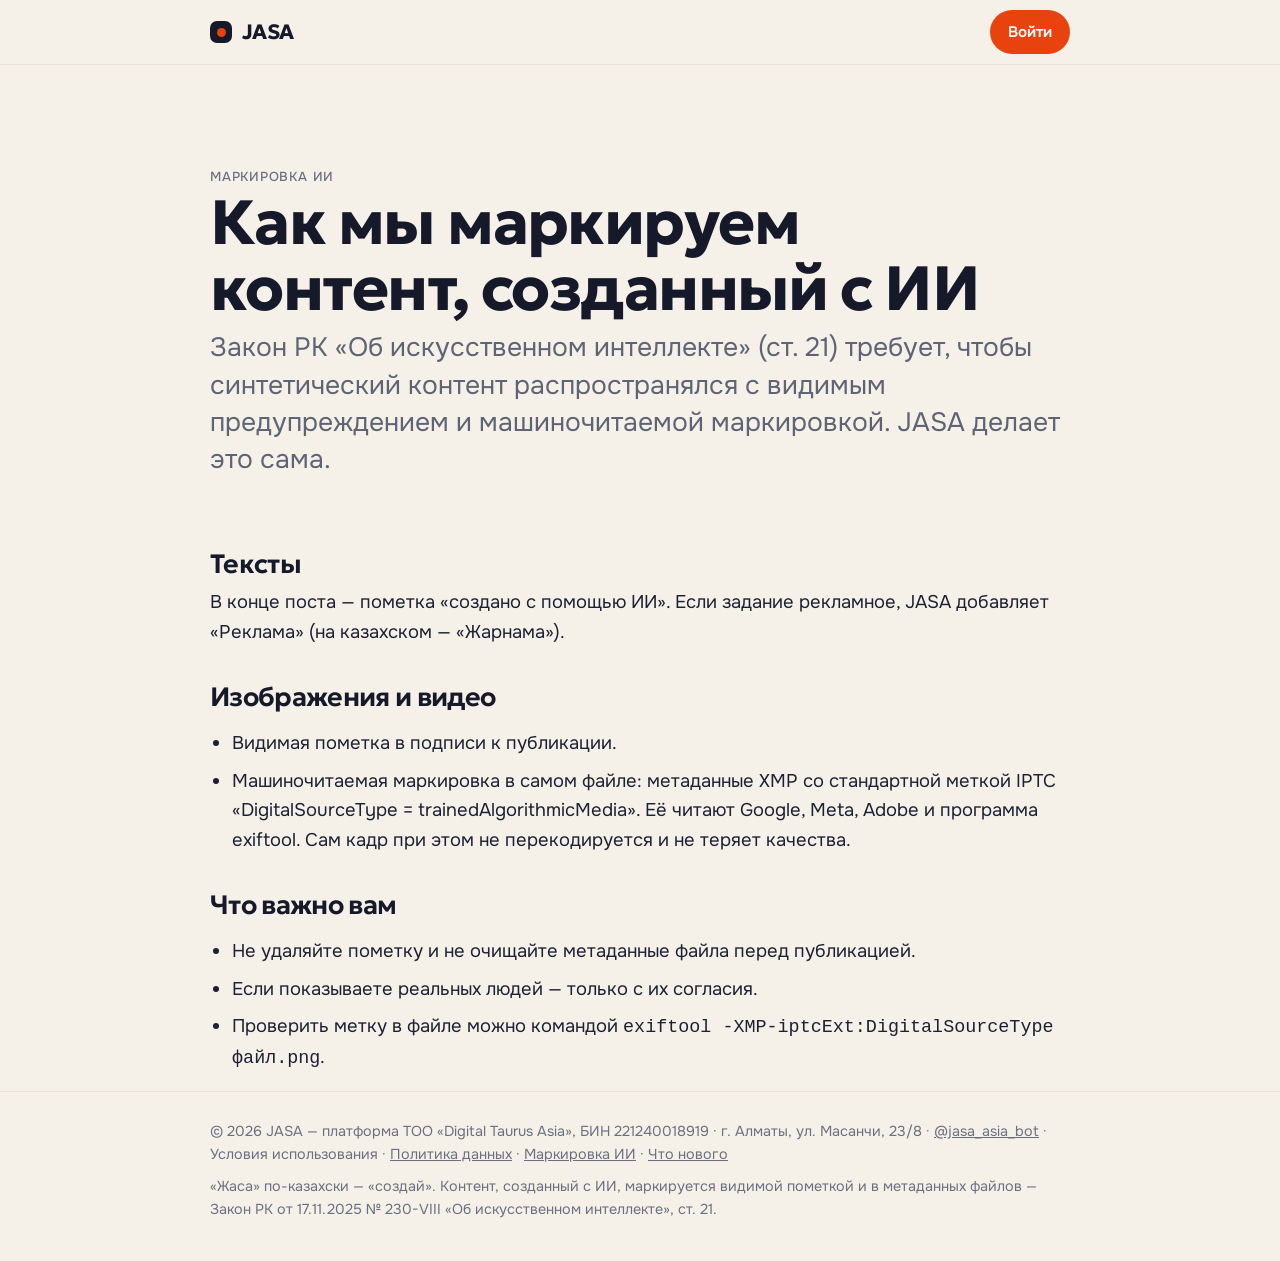
<file: ai/index.html>
<!doctype html>
<html lang="ru">
<head>
<meta charset="utf-8">
<meta name="viewport" content="width=device-width, initial-scale=1, viewport-fit=cover">
<title>Маркировка контента, созданного с ИИ · JASA</title>
<meta name="description" content="Как JASA помечает тексты, изображения и видео, созданные с помощью искусственного интеллекта.">
<meta name="theme-color" content="#F5F1E8">
<meta property="og:title" content="Маркировка контента, созданного с ИИ · JASA">
<meta property="og:description" content="Как JASA помечает тексты, изображения и видео, созданные с помощью искусственного интеллекта.">
<meta property="og:url" content="https://jasa.asia/ai/">
<meta property="og:image" content="https://jasa.asia/og.png">
<link rel="canonical" href="https://jasa.asia/ai/">
<link rel="preconnect" href="https://fonts.googleapis.com">
<link rel="preconnect" href="https://fonts.gstatic.com" crossorigin>
<link href="https://fonts.googleapis.com/css2?family=Geologica:wght@500;600;700&family=Onest:wght@400;500;600&family=JetBrains+Mono:wght@400;500&display=swap" rel="stylesheet">
<link rel="icon" href="data:image/svg+xml,%3Csvg xmlns='http://www.w3.org/2000/svg' viewBox='0 0 32 32'%3E%3Crect width='32' height='32' rx='9' fill='%2315192A'/%3E%3Ccircle cx='16' cy='16' r='6' fill='%23FF4D1F'/%3E%3C/svg%3E">
<style>
:root{--bg:#F5F1E8;--bg-2:#EDE7DA;--surface:#FFFDF8;--line:#DED7C9;--line-soft:#EAE4D7;--ink:#15192A;--text:#1C2133;--muted:#5E6474;--dim:#6B7080;--accent:#E8420F;--accent-soft:#FFE8DF;
--body:Onest,system-ui,sans-serif;--disp:Geologica,Onest,sans-serif;--mono:"JetBrains Mono",ui-monospace,monospace;
--step-0:clamp(1rem,.95rem + .25vw,1.19rem);--step-1:clamp(1.25rem,1.1rem + .7vw,1.75rem);--step-3:clamp(2.1rem,1.5rem + 3vw,4rem);--r:18px;
--shadow:0 1px 2px rgba(21,25,42,.06),0 12px 32px -16px rgba(21,25,42,.18)}
*{box-sizing:border-box}
body{margin:0;background:var(--bg);color:var(--text);font:400 var(--step-0)/1.6 var(--body);overflow-x:hidden}
a{color:inherit}
h1,h2{font-family:var(--disp);letter-spacing:-.025em;line-height:1.05;margin:0;color:var(--ink);text-wrap:balance}
h1{font-size:var(--step-3);font-weight:700}h2{font-size:var(--step-1);font-weight:600}
p{margin:0;max-width:64ch;text-wrap:pretty}
.wrap{width:min(860px,100% - 32px);margin-inline:auto}
header{border-bottom:1px solid var(--line-soft)}
header .wrap{display:flex;align-items:center;justify-content:space-between;height:64px}
.logo{display:flex;align-items:center;gap:10px;font:700 1.3rem var(--disp);letter-spacing:-.03em;color:var(--ink);text-decoration:none}
.logo i{width:22px;height:22px;border-radius:7px;background:var(--ink);display:grid;place-items:center}.logo i::after{content:"";width:9px;height:9px;border-radius:50%;background:var(--accent)}
.go{display:inline-flex;align-items:center;padding:10px 18px;border-radius:999px;background:var(--accent);color:#fff;font-weight:600;text-decoration:none;font-size:.95rem}
.hero{padding:clamp(48px,8vw,96px) 0 28px}
.caps{font-size:.8125rem;letter-spacing:.06em;text-transform:uppercase;color:var(--dim);font-weight:500}
.lead{font-size:var(--step-1);color:var(--muted);line-height:1.4;margin-top:16px}
.log{list-style:none;margin:0;padding:12px 0 80px}
.rel{display:grid;grid-template-columns:150px 1fr;gap:24px;padding:30px 0;border-top:1px solid var(--line)}
.rel time{font:500 .9rem var(--mono);color:var(--dim);padding-top:4px}
.tag{display:inline-block;font:600 .72rem var(--body);letter-spacing:.06em;text-transform:uppercase;color:var(--accent);background:var(--accent-soft);padding:4px 9px;border-radius:999px;margin-bottom:10px}
.rel p{margin-top:10px;color:var(--text)}
.rel ul{margin:12px 0 0;padding-left:20px}.rel li{margin:6px 0}
footer{padding:28px 0 40px;border-top:1px solid var(--line-soft);color:var(--dim);font-size:.9rem}
@media (max-width:640px){.rel{grid-template-columns:1fr;gap:6px}}
footer .wrap{display:flex;flex-direction:column;gap:8px}
.doc h2{margin:36px 0 10px}.doc p,.doc li{margin:8px 0;max-width:70ch}.doc ul,.doc ol{padding-left:1.2em}.doc .upd{color:var(--dim);font-size:.9rem;margin-top:12px}footer .wrap{display:flex;flex-direction:column;gap:8px}
</style>
</head>
<body>
<header><div class="wrap"><a class="logo" href="/"><i></i>JASA</a><a class="go vhod" href="https://t.me/jasa_asia_bot?start=ai">Войти</a></div></header>
<main class="wrap doc">
  <section class="hero">
    <span class="caps">Маркировка ИИ</span>
    <h1>Как мы маркируем контент, созданный с ИИ</h1>
    <p class="lead">Закон РК «Об искусственном интеллекте» (ст. 21) требует, чтобы синтетический контент распространялся с видимым предупреждением и машиночитаемой маркировкой. JASA делает это сама.</p>
  </section>

  <h2>Тексты</h2>
  <p>В конце поста — пометка «создано с помощью ИИ». Если задание рекламное, JASA добавляет «Реклама» (на казахском — «Жарнама»).</p>
  <h2>Изображения и видео</h2>
  <ul><li>Видимая пометка в подписи к публикации.</li>
  <li>Машиночитаемая маркировка в самом файле: метаданные XMP со стандартной меткой IPTC «DigitalSourceType = trainedAlgorithmicMedia». Её читают Google, Meta, Adobe и программа exiftool. Сам кадр при этом не перекодируется и не теряет качества.</li></ul>
  <h2>Что важно вам</h2>
  <ul><li>Не удаляйте пометку и не очищайте метаданные файла перед публикацией.</li>
  <li>Если показываете реальных людей — только с их согласия.</li>
  <li>Проверить метку в файле можно командой <code>exiftool -XMP-iptcExt:DigitalSourceType файл.png</code>.</li></ul>
</main>
<footer><div class="wrap"><span>© 2026 JASA — платформа ТОО «Digital Taurus Asia», БИН 221240018919 · г. Алматы, ул. Масанчи, 23/8 · <a href="https://t.me/jasa_asia_bot">@jasa_asia_bot</a> · Условия использования · <a href="/privacy/">Политика данных</a> · <a href="/ai/">Маркировка ИИ</a> · <a href="/obnovleniya/">Что нового</a></span><span>«Жаса» по-казахски — «создай». Контент, созданный с ИИ, маркируется видимой пометкой и в метаданных файлов — Закон РК от 17.11.2025 № 230-VIII «Об искусственном интеллекте», ст. 21.</span></div></footer>
<script>(function(){var phone=/Android|iPhone|iPad|iPod|Mobile/i.test(navigator.userAgent)||(matchMedia('(pointer:coarse)').matches&&Math.min(screen.width,screen.height)<820);document.querySelectorAll('a.vhod').forEach(function(a){a.href=phone?'https://t.me/jasa_asia_bot?startapp=ai':'/app/#/kabinet'})})();</script>
</body>
</html>
</file>
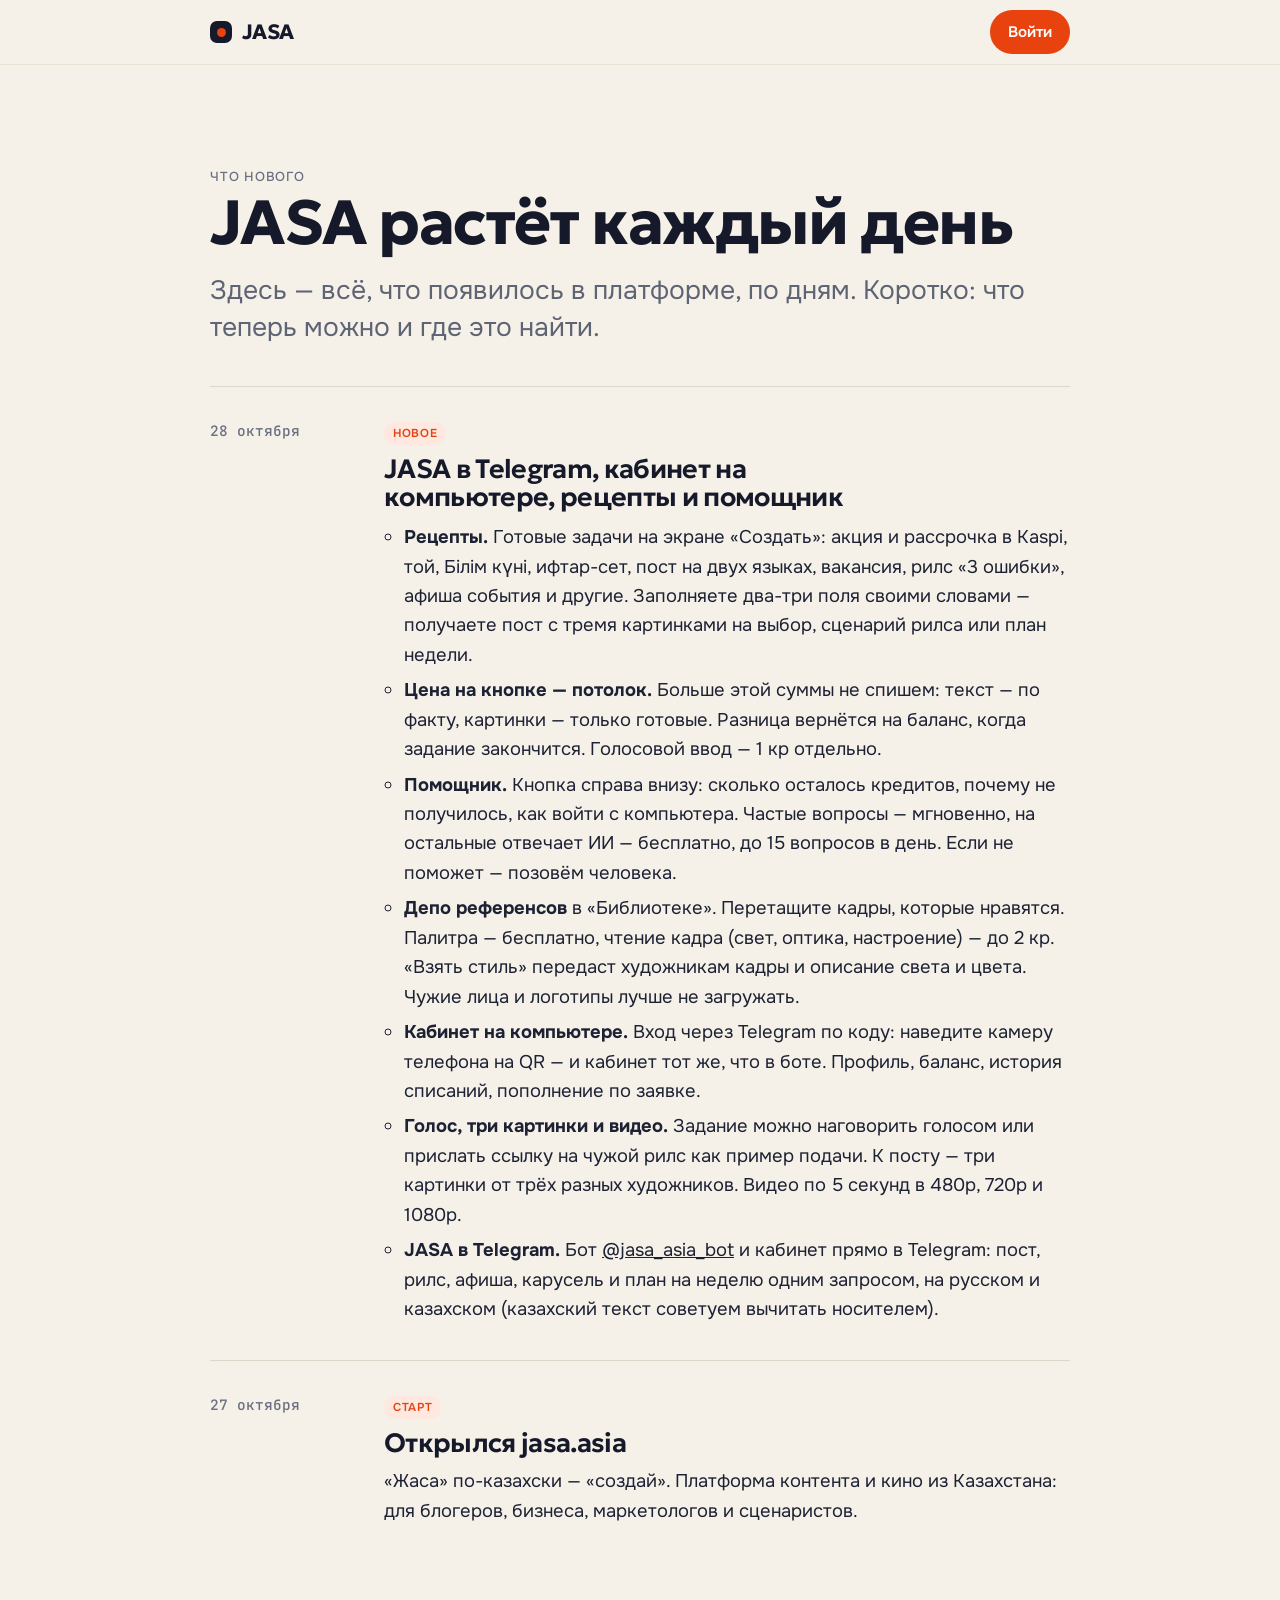
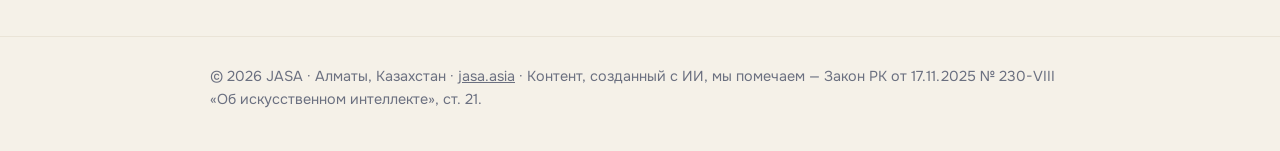
<file: obnovleniya/index.html>
<!doctype html>
<html lang="ru">
<head>
<meta charset="utf-8">
<meta name="viewport" content="width=device-width, initial-scale=1, viewport-fit=cover">
<title>Что нового · JASA</title>
<meta name="description" content="Что появилось в JASA: обновления платформы контента и кино из Казахстана, по дням.">
<meta name="theme-color" content="#F5F1E8">
<meta property="og:title" content="Что нового в JASA">
<meta property="og:description" content="Обновления платформы по дням: что появилось и как этим пользоваться.">
<meta property="og:url" content="https://jasa.asia/obnovleniya/">
<meta property="og:image" content="https://jasa.asia/og.png">
<link rel="canonical" href="https://jasa.asia/obnovleniya/">
<link rel="preconnect" href="https://fonts.googleapis.com">
<link rel="preconnect" href="https://fonts.gstatic.com" crossorigin>
<link href="https://fonts.googleapis.com/css2?family=Geologica:wght@500;600;700&family=Onest:wght@400;500;600&family=JetBrains+Mono:wght@400;500&display=swap" rel="stylesheet">
<link rel="icon" href="data:image/svg+xml,%3Csvg xmlns='http://www.w3.org/2000/svg' viewBox='0 0 32 32'%3E%3Crect width='32' height='32' rx='9' fill='%2315192A'/%3E%3Ccircle cx='16' cy='16' r='6' fill='%23FF4D1F'/%3E%3C/svg%3E">
<style>
:root{--bg:#F5F1E8;--bg-2:#EDE7DA;--surface:#FFFDF8;--line:#DED7C9;--line-soft:#EAE4D7;--ink:#15192A;--text:#1C2133;--muted:#5E6474;--dim:#6B7080;--accent:#E8420F;--accent-soft:#FFE8DF;
--body:Onest,system-ui,sans-serif;--disp:Geologica,Onest,sans-serif;--mono:"JetBrains Mono",ui-monospace,monospace;
--step-0:clamp(1rem,.95rem + .25vw,1.19rem);--step-1:clamp(1.25rem,1.1rem + .7vw,1.75rem);--step-3:clamp(2.1rem,1.5rem + 3vw,4rem);--r:18px;
--shadow:0 1px 2px rgba(21,25,42,.06),0 12px 32px -16px rgba(21,25,42,.18)}
*{box-sizing:border-box}
body{margin:0;background:var(--bg);color:var(--text);font:400 var(--step-0)/1.6 var(--body);overflow-x:hidden}
a{color:inherit}
h1,h2{font-family:var(--disp);letter-spacing:-.025em;line-height:1.05;margin:0;color:var(--ink);text-wrap:balance}
h1{font-size:var(--step-3);font-weight:700}h2{font-size:var(--step-1);font-weight:600}
p{margin:0;max-width:64ch;text-wrap:pretty}
.wrap{width:min(860px,100% - 32px);margin-inline:auto}
header{border-bottom:1px solid var(--line-soft)}
header .wrap{display:flex;align-items:center;justify-content:space-between;height:64px}
.logo{display:flex;align-items:center;gap:10px;font:700 1.3rem var(--disp);letter-spacing:-.03em;color:var(--ink);text-decoration:none}
.logo i{width:22px;height:22px;border-radius:7px;background:var(--ink);display:grid;place-items:center}.logo i::after{content:"";width:9px;height:9px;border-radius:50%;background:var(--accent)}
.go{display:inline-flex;align-items:center;padding:10px 18px;border-radius:999px;background:var(--accent);color:#fff;font-weight:600;text-decoration:none;font-size:.95rem}
.hero{padding:clamp(48px,8vw,96px) 0 28px}
.caps{font-size:.8125rem;letter-spacing:.06em;text-transform:uppercase;color:var(--dim);font-weight:500}
.lead{font-size:var(--step-1);color:var(--muted);line-height:1.4;margin-top:16px}
.log{list-style:none;margin:0;padding:12px 0 80px}
.rel{display:grid;grid-template-columns:150px 1fr;gap:24px;padding:30px 0;border-top:1px solid var(--line)}
.rel time{font:500 .9rem var(--mono);color:var(--dim);padding-top:4px}
.tag{display:inline-block;font:600 .72rem var(--body);letter-spacing:.06em;text-transform:uppercase;color:var(--accent);background:var(--accent-soft);padding:4px 9px;border-radius:999px;margin-bottom:10px}
.rel p{margin-top:10px;color:var(--text)}
.rel ul{margin:12px 0 0;padding-left:20px}.rel li{margin:6px 0}
footer{padding:28px 0 40px;border-top:1px solid var(--line-soft);color:var(--dim);font-size:.9rem}
@media (max-width:640px){.rel{grid-template-columns:1fr;gap:6px}}
</style>
</head>
<body>
<header><div class="wrap"><a class="logo" href="/"><i></i>JASA</a><a class="go vhod" href="https://t.me/jasa_asia_bot?start=obnovleniya">Войти</a></div></header>
<main class="wrap">
  <section class="hero">
    <span class="caps">Что нового</span>
    <h1>JASA растёт каждый день</h1>
    <p class="lead">Здесь — всё, что появилось в платформе, по дням. Коротко: что теперь можно и где это найти.</p>
  </section>
  <ol class="log">
    <li class="rel"><time datetime="2026-10-28">28 октября</time><div>
      <span class="tag">Новое</span>
      <h2>JASA в Telegram, кабинет на компьютере, рецепты и помощник</h2>
      <ul>
        <li><b>Рецепты.</b> Готовые задачи на экране «Создать»: акция и рассрочка в Kaspi, той, Білім күні, ифтар-сет, пост на двух языках, вакансия, рилс «3 ошибки», афиша события и другие. Заполняете два-три поля своими словами — получаете пост с тремя картинками на выбор, сценарий рилса или план недели.</li>
        <li><b>Цена на кнопке — потолок.</b> Больше этой суммы не спишем: текст — по факту, картинки — только готовые. Разница вернётся на баланс, когда задание закончится. Голосовой ввод — 1 кр отдельно.</li>
        <li><b>Помощник.</b> Кнопка справа внизу: сколько осталось кредитов, почему не получилось, как войти с компьютера. Частые вопросы — мгновенно, на остальные отвечает ИИ — бесплатно, до 15 вопросов в день. Если не поможет — позовём человека.</li>
        <li><b>Депо референсов</b> в «Библиотеке». Перетащите кадры, которые нравятся. Палитра — бесплатно, чтение кадра (свет, оптика, настроение) — до 2 кр. «Взять стиль» передаст художникам кадры и описание света и цвета. Чужие лица и логотипы лучше не загружать.</li>
        <li><b>Кабинет на компьютере.</b> Вход через Telegram по коду: наведите камеру телефона на QR — и кабинет тот же, что в боте. Профиль, баланс, история списаний, пополнение по заявке.</li>
        <li><b>Голос, три картинки и видео.</b> Задание можно наговорить голосом или прислать ссылку на чужой рилс как пример подачи. К посту — три картинки от трёх разных художников. Видео по 5 секунд в 480p, 720p и 1080p.</li>
        <li><b>JASA в Telegram.</b> Бот <a href="https://t.me/jasa_asia_bot">@jasa_asia_bot</a> и кабинет прямо в Telegram: пост, рилс, афиша, карусель и план на неделю одним запросом, на русском и казахском (казахский текст советуем вычитать носителем).</li>
      </ul>
    </div></li>
    <li class="rel"><time datetime="2026-10-27">27 октября</time><div>
      <span class="tag">Старт</span>
      <h2>Открылся jasa.asia</h2>
      <p>«Жаса» по-казахски — «создай». Платформа контента и кино из Казахстана: для блогеров, бизнеса, маркетологов и сценаристов.</p>
    </div></li>
  </ol>
</main>
<footer><div class="wrap">© 2026 JASA · Алматы, Казахстан · <a href="/">jasa.asia</a> · Контент, созданный с ИИ, мы помечаем — Закон РК от 17.11.2025 № 230-VIII «Об искусственном интеллекте», ст. 21.</div></footer>
<script>(function(){var phone=/Android|iPhone|iPad|iPod|Mobile/i.test(navigator.userAgent)||(matchMedia('(pointer:coarse)').matches&&Math.min(screen.width,screen.height)<820);document.querySelectorAll('a.vhod').forEach(function(a){a.href=phone?'https://t.me/jasa_asia_bot?startapp=obnovleniya':'/app/#/kabinet'})})();</script>
</body>
</html>
</file>
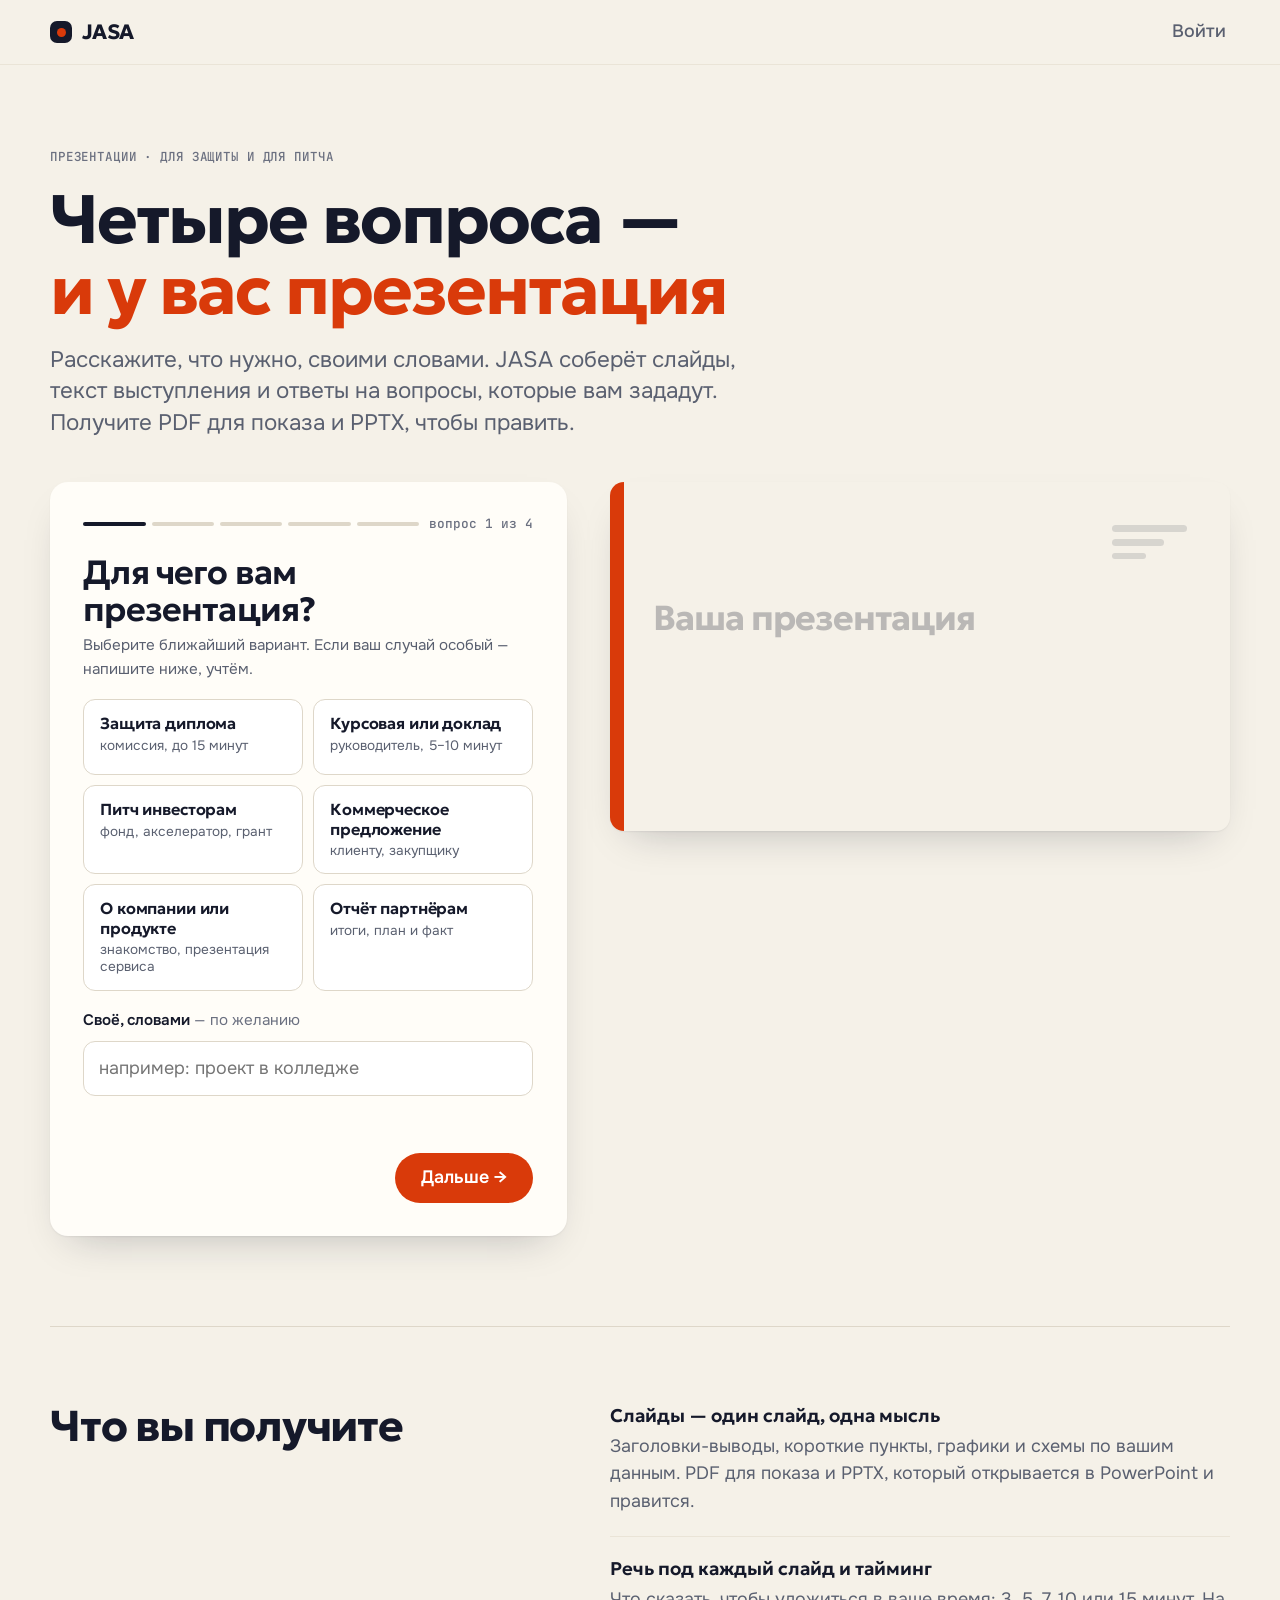
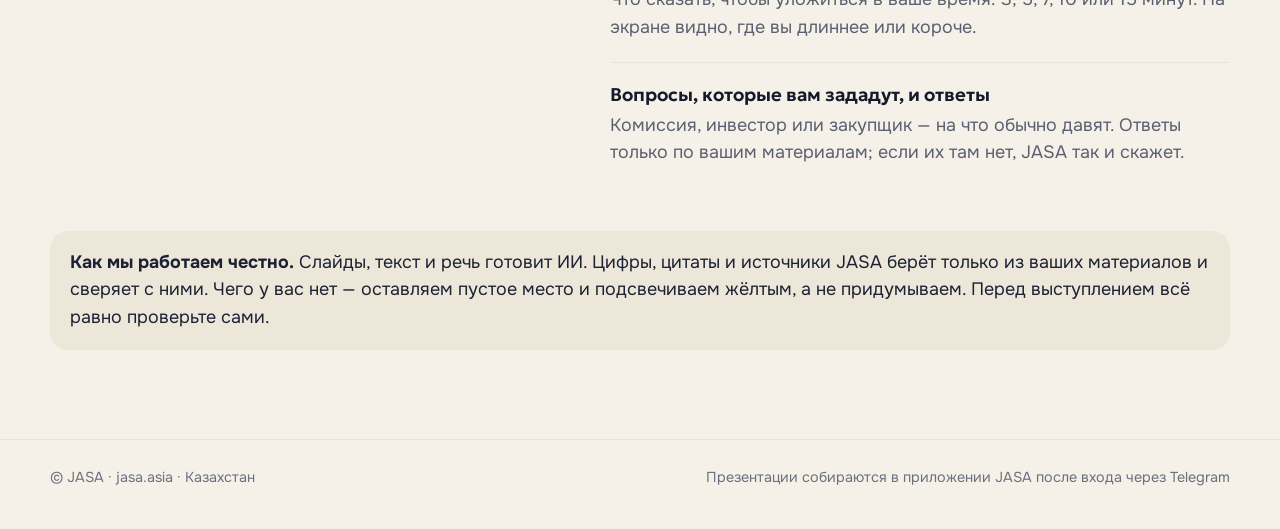
<file: prezentaciya/index.html>
<!doctype html>
<html lang="ru">
<head>
<meta charset="utf-8">
<meta name="viewport" content="width=device-width, initial-scale=1, viewport-fit=cover">
<title>Презентация за 10 минут · JASA</title>
<meta name="description" content="Ответьте на четыре вопроса — JASA соберёт слайды, текст выступления и вопросы, которые вам зададут. Защита диплома, питч инвестору, коммерческое предложение. PDF и PPTX.">
<meta name="theme-color" content="#F5F1E8" media="(prefers-color-scheme: light)">
<meta name="theme-color" content="#0f0f0f" media="(prefers-color-scheme: dark)">
<meta property="og:title" content="Четыре вопроса — и у вас презентация">
<meta property="og:description" content="Слайды, текст выступления и вопросы комиссии или инвестора. Защита диплома, питч, коммерческое предложение — по-русски и по-казахски.">
<meta property="og:url" content="https://jasa.asia/prezentaciya/">
<meta property="og:image" content="https://jasa.asia/og.png">
<link rel="canonical" href="https://jasa.asia/prezentaciya/">
<link rel="preconnect" href="https://fonts.googleapis.com">
<link rel="preconnect" href="https://fonts.gstatic.com" crossorigin>
<link href="https://fonts.googleapis.com/css2?family=Geologica:wght@500;600;700&family=Onest:wght@400;500;600&family=JetBrains+Mono:wght@500&display=swap" rel="stylesheet">
<link rel="icon" href="data:image/svg+xml,%3Csvg xmlns='http://www.w3.org/2000/svg' viewBox='0 0 32 32'%3E%3Crect width='32' height='32' rx='9' fill='%2315192A'/%3E%3Ccircle cx='16' cy='16' r='6' fill='%23FF4D1F'/%3E%3C/svg%3E">
<style>
:root{
  --bg:#F5F1E8;--bg-2:#EDE7DA;--surface:#FFFDF8;--field:#FFFFFF;--line:#DED7C9;--line-soft:#EAE4D7;
  --ink:#15192A;--text:#1C2133;--muted:#5A6070;--dim:#6B7080;
  --accent:#D93A0A;--accent-ink:#FFFFFF;--accent-soft:#FFE8DF;--ok:#0E8C66;--bad:#C0321F;
  --body:Onest,system-ui,sans-serif;--disp:Geologica,Onest,sans-serif;--mono:"JetBrains Mono",ui-monospace,monospace;
  --step-0:clamp(1rem,.96rem + .2vw,1.125rem);--step-1:clamp(1.15rem,1.05rem + .5vw,1.4rem);
  --step-3:clamp(2.2rem,1.4rem + 3.6vw,4.4rem);--r:18px;--r-sm:12px;
  --ease:cubic-bezier(.16,1,.3,1);
  --shadow:0 1px 2px rgba(21,25,42,.06),0 18px 40px -20px rgba(21,25,42,.28);
  color-scheme:light}
@media (prefers-color-scheme:dark){:root{
  --bg:#0f0f0f;--bg-2:#161616;--surface:#1c1c1c;--field:#262626;--line:#383838;--line-soft:#2a2a2a;
  --ink:#f2f2f2;--text:#ececec;--muted:#aaa;--dim:#8f8f8f;--accent:#FF5A2C;--accent-ink:#141414;--accent-soft:#3a2219;--ok:#27c79a;--bad:#ff7a66;
  --shadow:0 1px 2px rgba(0,0,0,.5),0 18px 40px -20px rgba(0,0,0,.7);color-scheme:dark}}
*{box-sizing:border-box}
[hidden]{display:none!important}
html{-webkit-text-size-adjust:100%}
body{margin:0;background:var(--bg);color:var(--text);font:400 var(--step-0)/1.55 var(--body);min-height:100dvh;overflow-x:hidden}
::selection{background:var(--accent);color:#fff}
a{color:inherit}
:focus-visible{outline:2px solid var(--accent);outline-offset:3px;border-radius:8px}
button{font:inherit;color:inherit;cursor:pointer;border:0;background:none;padding:0}
h1,h2,h3{font-family:var(--disp);letter-spacing:-.028em;line-height:1.04;margin:0;color:var(--ink);text-wrap:balance}
p{margin:0;text-wrap:pretty}
.wrap{width:min(1180px,100% - 32px);margin-inline:auto}
.caps{font:500 .78rem var(--mono);letter-spacing:.07em;text-transform:uppercase;color:var(--dim)}

header{border-bottom:1px solid var(--line-soft)}
header .wrap{display:flex;align-items:center;justify-content:space-between;height:64px}
.logo{display:flex;align-items:center;gap:10px;font:700 1.3rem var(--disp);letter-spacing:-.03em;color:var(--ink);text-decoration:none}
.logo i{width:22px;height:22px;border-radius:7px;background:var(--ink);display:grid;place-items:center}
.logo i::after{content:"";width:9px;height:9px;border-radius:50%;background:var(--accent)}
.vhod{font-weight:500;color:var(--muted);text-decoration:none;padding:10px 4px}.vhod:hover{color:var(--ink)}

.intro{padding:clamp(36px,6vw,80px) 0 clamp(24px,4vw,44px);max-width:900px}
.intro h1{font-size:var(--step-3);font-weight:700;margin-top:14px}
.intro h1 em{font-style:normal;color:var(--accent)}
.lead{font-size:var(--step-1);line-height:1.4;color:var(--muted);margin-top:18px;max-width:46ch}

.stage{display:grid;grid-template-columns:minmax(0,5fr) minmax(0,6fr);gap:clamp(20px,3.4vw,56px);align-items:start;padding-bottom:clamp(48px,7vw,96px)}

/* ---- анкета ---- */
.anketa{background:var(--surface);border-radius:var(--r);box-shadow:var(--shadow);padding:clamp(20px,2.6vw,36px)}
.prog{display:flex;align-items:center;gap:10px;margin-bottom:22px}
.prog ol{display:flex;gap:6px;list-style:none;margin:0;padding:0;flex:1}
.prog li{height:4px;flex:1;border-radius:2px;background:var(--line);transition:background .4s var(--ease)}
.prog li.on{background:var(--accent)}.prog li.cur{background:var(--ink)}
.prog span{font:500 .8rem var(--mono);color:var(--dim);white-space:nowrap}
fieldset{border:0;margin:0;padding:0;min-width:0}
legend{padding:0;margin-bottom:6px;font:600 clamp(1.45rem,1.2rem + 1.2vw,2.1rem)/1.1 var(--disp);letter-spacing:-.025em;color:var(--ink);text-wrap:balance}
.hint{color:var(--muted);font-size:.95rem;margin:0 0 18px;max-width:46ch}
.tiles{display:grid;grid-template-columns:1fr 1fr;gap:10px}
.tile{display:flex;flex-direction:column;gap:3px;text-align:left;padding:14px 16px;min-height:76px;border:1.5px solid var(--line);border-radius:var(--r-sm);background:var(--field);transition:border-color .2s,transform .2s var(--ease),background .2s}
.tile b{font:600 1rem/1.2 var(--disp);color:var(--ink);letter-spacing:-.01em}
.tile small{color:var(--muted);font-size:.85rem;line-height:1.3}
.tile:hover{border-color:var(--ink)}
.tile[aria-pressed=true]{border-color:var(--accent);background:var(--accent-soft);box-shadow:inset 0 0 0 1px var(--accent)}
.tile:active{transform:scale(.985)}
.tiles.one{grid-template-columns:1fr}
.chips{display:flex;flex-wrap:wrap;gap:8px}
.chip{min-height:44px;padding:0 18px;border-radius:999px;border:1.5px solid var(--line);background:var(--field);font-weight:500;color:var(--text);transition:border-color .2s,background .2s}
.chip:hover{border-color:var(--ink)}
.chip[aria-pressed=true]{background:var(--ink);border-color:var(--ink);color:var(--bg)}
.lbl{display:block;margin:18px 0 8px;font-weight:600;font-size:.95rem;color:var(--ink)}
.opt{font-weight:400;color:var(--dim)}
.field{width:100%;border:1.5px solid var(--line);border-radius:var(--r-sm);padding:13px 15px;font:inherit;color:var(--ink);background:var(--field);transition:border-color .2s}
.field:focus{outline:none;border-color:var(--ink);box-shadow:0 0 0 3px var(--accent-soft)}
textarea.field{min-height:132px;resize:vertical;line-height:1.5}
.mic{position:relative}
.mic textarea{padding-right:56px}
.mic button{position:absolute;right:8px;top:8px;width:42px;height:42px;border-radius:50%;background:var(--bg-2);display:grid;place-items:center;color:var(--ink);transition:background .2s}
.mic button svg{width:20px;height:20px;stroke:currentColor;fill:none;stroke-width:1.9;stroke-linecap:round;stroke-linejoin:round}
.mic button[aria-pressed=true]{background:var(--accent);color:#fff;animation:puls 1.2s infinite}
@keyframes puls{50%{box-shadow:0 0 0 8px rgba(217,58,10,.18)}}
.primery{display:flex;flex-wrap:wrap;gap:8px;margin-top:10px}
.primery button{font-size:.85rem;color:var(--muted);padding:6px 12px;border-radius:999px;background:var(--bg-2);text-align:left}
.primery button:hover{color:var(--ink)}
.nota{margin-top:14px;padding:12px 14px;border-radius:var(--r-sm);background:var(--bg-2);color:var(--muted);font-size:.92rem}
.nav{display:flex;align-items:center;justify-content:space-between;gap:12px;margin-top:26px}
.btn{display:inline-flex;align-items:center;justify-content:center;gap:8px;min-height:50px;padding:0 26px;border-radius:999px;background:var(--accent);color:var(--accent-ink);font-weight:600;text-decoration:none;transition:transform .2s var(--ease),filter .2s}
.btn:hover{filter:brightness(1.07)}.btn:active{transform:scale(.97)}
.btn[disabled]{background:var(--line);color:var(--dim);cursor:not-allowed;filter:none;transform:none}
.btn.tihaya{background:none;color:var(--muted);padding:0 6px;min-height:44px;font-weight:500}.btn.tihaya:hover{color:var(--ink);filter:none}
.oshibka{color:var(--bad);font-size:.92rem;margin-top:10px;min-height:1.4em}
.svodka{list-style:none;margin:0 0 4px;padding:0;border-top:1px solid var(--line-soft)}
.svodka li{display:grid;grid-template-columns:minmax(0,1fr) auto;gap:2px 14px;padding:12px 0;border-bottom:1px solid var(--line-soft)}
.svodka span{grid-column:1;color:var(--dim);font:500 .74rem var(--mono);letter-spacing:.05em;text-transform:uppercase}
.svodka b{grid-column:1;font-weight:500;color:var(--ink);overflow-wrap:anywhere;line-height:1.35}
.svodka button{grid-column:2;grid-row:1/3;align-self:center;color:var(--accent);font-size:.9rem;min-height:44px;padding:0 4px;text-decoration:underline;text-underline-offset:3px}
.step[hidden]{display:none}
.step{animation:vhod .5s var(--ease)}
@keyframes vhod{from{opacity:0;transform:translateY(10px)}to{opacity:1;transform:none}}
.gotovo{text-align:left}
.gotovo .galka{width:54px;height:54px;border-radius:50%;background:var(--ok);display:grid;place-items:center;margin-bottom:18px}
.gotovo .galka svg{width:28px;height:28px;stroke:#fff;fill:none;stroke-width:3;stroke-linecap:round;stroke-linejoin:round}
.gotovo h2{font-size:clamp(1.6rem,1.3rem + 1.4vw,2.4rem);margin-bottom:10px}
.gotovo p{color:var(--muted);margin-bottom:8px;max-width:44ch}
.gotovo .nav{justify-content:flex-start;flex-wrap:wrap}

/* ---- живой слайд ---- */
.preview{position:sticky;top:20px}
.slide{position:relative;aspect-ratio:16/9;container-type:inline-size;border-radius:14px;overflow:hidden;box-shadow:var(--shadow);background:#FFFFFF;color:#15192A;transition:background .6s var(--ease),color .6s var(--ease)}
.slide[data-t=strogaya]{background:#FFFFFF;color:#15192A;--sa:#1F4FBF}
.slide[data-t=bumaga]{background:#F5F1E8;color:#15192A;--sa:#D93A0A}
.slide[data-t=grafit]{background:#15192A;color:#F5F1E8;--sa:#FF5A2C}
.slide .polosa{position:absolute;left:0;top:0;bottom:0;width:2.2cqw;background:var(--sa,#D93A0A);transition:background .6s var(--ease)}
.slide .metka{position:absolute;left:7cqw;top:7cqw;font:500 1.9cqw var(--mono);letter-spacing:.08em;text-transform:uppercase;color:var(--sa);opacity:0;transition:opacity .5s}
.slide .metka.on{opacity:1}
.slide .zag{position:absolute;left:7cqw;right:9cqw;top:19cqw;font:700 5.6cqw/1.06 var(--disp);letter-spacing:-.03em;transition:opacity .35s,transform .5s var(--ease)}
.slide .zag.pust{opacity:.26}
.slide .zag.smena{opacity:0;transform:translateY(1.2cqw)}
.slide .pod{position:absolute;left:7cqw;bottom:13.5cqw;font:500 2.1cqw var(--mono);letter-spacing:.03em;opacity:0;transition:opacity .5s}
.slide .pod.on{opacity:.72}
.slide .opory{position:absolute;left:7cqw;right:9cqw;bottom:6.5cqw;display:flex;gap:1.2cqw;flex-wrap:wrap}
.slide .opory span{font:500 1.7cqw var(--body);padding:.7cqw 1.5cqw;border-radius:99px;border:1px solid currentColor;opacity:0;transform:translateY(1cqw);transition:opacity .5s,transform .6s var(--ease)}
.slide .opory span.on{opacity:.8;transform:none}
.slide .shtrih{position:absolute;right:7cqw;top:7cqw;width:12cqw;display:grid;gap:1.1cqw}
.slide .shtrih i{display:block;height:1.1cqw;border-radius:1cqw;background:currentColor;opacity:.13}
.slide .shtrih i:nth-child(2){width:70%}.slide .shtrih i:nth-child(3){width:45%}
.plenka{display:grid;grid-template-columns:repeat(10,1fr);gap:6px;margin-top:12px}
.plenka i{aspect-ratio:16/9;border-radius:4px;background:var(--line);opacity:0;transform:scale(.8);transition:opacity .3s,transform .4s var(--ease),background .4s}
.plenka i.on{opacity:1;transform:none}
.plenka i:first-child.on{background:var(--accent)}
.itog{display:flex;flex-wrap:wrap;gap:6px 18px;margin-top:14px;color:var(--muted);font-size:.92rem;min-height:1.5em}
.itog b{color:var(--ink);font-weight:600}

/* ---- что получите ---- */
.chto{border-top:1px solid var(--line);padding:clamp(40px,6vw,80px) 0 clamp(48px,7vw,96px);display:grid;grid-template-columns:minmax(0,5fr) minmax(0,6fr);gap:clamp(20px,3.4vw,56px)}
.chto h2{font-size:clamp(1.7rem,1.3rem + 1.8vw,2.7rem);font-weight:700}
.chto dl{margin:0;display:grid;gap:0}
.chto dt{font:600 1.15rem var(--disp);color:var(--ink);padding-top:20px;border-top:1px solid var(--line-soft)}
.chto dt:first-child{border-top:0;padding-top:0}
.chto dd{margin:6px 0 20px;color:var(--muted);max-width:52ch}
.chestno{grid-column:1/-1;padding:18px 20px;border-radius:var(--r);background:var(--bg-2);color:var(--text);max-width:none}
footer{padding:26px 0 40px;border-top:1px solid var(--line-soft);color:var(--dim);font-size:.9rem}
footer .wrap{display:flex;gap:8px 24px;flex-wrap:wrap;justify-content:space-between}

@media (max-width:900px){
  .stage,.chto{grid-template-columns:1fr}
  .preview{position:static;order:-1}
  .plenka{grid-template-columns:repeat(10,1fr)}
}
@media (max-width:520px){
  .tiles{grid-template-columns:1fr}
  .tile{min-height:64px}
  .nav .btn{flex:1}
}
@media (prefers-reduced-motion:reduce){*,*::before,*::after{animation:none!important;transition:none!important}}
</style>
</head>
<body>
<header><div class="wrap"><a class="logo" href="/"><i></i>JASA</a><a class="vhod" href="/app/#/kabinet">Войти</a></div></header>

<main class="wrap">
  <section class="intro">
    <span class="caps">Презентации · для защиты и для питча</span>
    <h1>Четыре вопроса — <em>и у вас презентация</em></h1>
    <p class="lead">Расскажите, что нужно, своими словами. JASA соберёт слайды, текст выступления и ответы на вопросы, которые вам зададут. Получите PDF для показа и PPTX, чтобы править.</p>
  </section>

  <div class="stage">
    <section class="anketa" id="anketa" aria-label="Анкета">
      <noscript><p class="nota">Анкета работает с JavaScript. Или откройте JASA в Telegram: <a href="https://t.me/jasa_asia_bot">@jasa_asia_bot</a>.</p></noscript>
      <div class="prog" aria-hidden="false"><ol id="prog"></ol><span id="progtxt" aria-live="polite"></span></div>
      <div id="steps"></div>
    </section>

    <aside class="preview" aria-label="Так будет выглядеть первый слайд вашей презентации">
      <div class="slide" id="slide" data-t="bumaga" role="img" aria-label="Пример первого слайда: меняется по мере ваших ответов">
        <div class="polosa"></div>
        <div class="metka" id="sMetka"></div>
        <div class="shtrih" aria-hidden="true"><i></i><i></i><i></i></div>
        <div class="zag pust" id="sZag">Ваша презентация</div>
        <div class="pod" id="sPod"></div>
        <div class="opory" id="sOpory"></div>
      </div>
      <div class="plenka" id="plenka" aria-hidden="true"></div>
      <div class="itog" id="itog"></div>
    </aside>
  </div>

  <section class="chto" aria-labelledby="chtoh">
    <h2 id="chtoh">Что вы получите</h2>
    <dl>
      <dt>Слайды — один слайд, одна мысль</dt>
      <dd>Заголовки-выводы, короткие пункты, графики и схемы по вашим данным. PDF для показа и PPTX, который открывается в PowerPoint и правится.</dd>
      <dt>Речь под каждый слайд и тайминг</dt>
      <dd>Что сказать, чтобы уложиться в ваше время: 3, 5, 7, 10 или 15 минут. На экране видно, где вы длиннее или короче.</dd>
      <dt>Вопросы, которые вам зададут, и ответы</dt>
      <dd>Комиссия, инвестор или закупщик — на что обычно давят. Ответы только по вашим материалам; если их там нет, JASA так и скажет.</dd>
    </dl>
    <p class="chestno"><b>Как мы работаем честно.</b> Слайды, текст и речь готовит ИИ. Цифры, цитаты и источники JASA берёт только из ваших материалов и сверяет с ними. Чего у вас нет — оставляем пустое место и подсвечиваем жёлтым, а не придумываем. Перед выступлением всё равно проверьте сами.</p>
  </section>
</main>

<footer><div class="wrap"><span>© JASA · jasa.asia · Казахстан</span><span>Презентации собираются в приложении JASA после входа через Telegram</span></div></footer>

<script>
(function () {
  'use strict';
  var HOST = location.hostname;
  var PROD = /(^|\.)jasa\.asia$/.test(HOST);
  var API = PROD ? 'https://api.jasa.asia' : 'http://127.0.0.1:8789';
  var APP = PROD ? '/app/' : 'http://127.0.0.1:8789/app/';
  var KEY = 'jasa:pzForm';

  var TIPY = [
    { k: 'diplom', n: 'Защита диплома', d: 'комиссия, до 15 минут', s: 'strogaya', st: true },
    { k: 'kursovaya', n: 'Курсовая или доклад', d: 'руководитель, 5–10 минут', s: 'strogaya', st: true },
    { k: 'pitch', n: 'Питч инвесторам', d: 'фонд, акселератор, грант', s: 'grafit' },
    { k: 'kp', n: 'Коммерческое предложение', d: 'клиенту, закупщику', s: 'bumaga' },
    { k: 'produkt', n: 'О компании или продукте', d: 'знакомство, презентация сервиса', s: 'bumaga' },
    { k: 'otchet', n: 'Отчёт партнёрам', d: 'итоги, план и факт', s: 'bumaga' }
  ];
  var YAZ = { ru: 'по-русски', kz: 'қазақша', en: 'English' };
  var MIN = [3, 5, 7, 10, 15];
  var EST = [
    { k: 'rabota', n: 'Есть работа или текст', d: 'введение, выводы, описание' },
    { k: 'cifry', n: 'Есть цифры и факты', d: 'выручка, клиенты, сроки' },
    { k: 'nichego', n: 'Пока ничего', d: 'начнём с темы' }
  ];
  var PRIMERY = {
    st: ['Цифровизация малого бизнеса в Алматы — диплом по экономике, КазНУ', 'Курсовая по маркетингу: Instagram как канал продаж для кофеен'],
    bz: ['Сервис доставки воды в Астане, ищем 50 млн ₸ на 4 машины', 'Коммерческое предложение для сети кофеен: сиропы и поставка']
  };

  var S = { tip: '', svoj: '', tema: '', minut: 7, minutSvoj: '', yazyk: 'ru', est: '', mat: '', ot: '', kontakt: '' };
  try { var z = JSON.parse(localStorage.getItem(KEY) || 'null'); if (z && typeof z === 'object') for (var k in S) if (k in z) S[k] = z[k]; } catch (e) { /* без памяти тоже работает */ }
  function save() { try { localStorage.setItem(KEY, JSON.stringify(S)); } catch (e) {} }

  var $ = function (s, r) { return (r || document).querySelector(s); };
  var esc = function (t) { return String(t == null ? '' : t).replace(/[&<>"']/g, function (c) { return { '&': '&amp;', '<': '&lt;', '>': '&gt;', '"': '&quot;', "'": '&#39;' }[c]; }); };
  var tip = function () { return TIPY.filter(function (t) { return t.k === S.tip; })[0]; };
  var stud = function () { var t = tip(); return !!(t && t.st); };
  var slajdov = function () { return Math.max(5, Math.min(20, Math.round(S.minut * 60 / 40))); };

  var steps = [
    { id: 'tip', title: 'Для чего вам презентация?', hint: 'Выберите ближайший вариант. Если ваш случай особый — напишите ниже, учтём.',
      html: function () {
        return '<div class="tiles" role="group" aria-label="Тип презентации">' + TIPY.map(function (t) {
          return '<button type="button" class="tile" data-tip="' + t.k + '" aria-pressed="' + (S.tip === t.k) + '"><b>' + t.n + '</b><small>' + t.d + '</small></button>';
        }).join('') + '</div><label class="lbl" for="svoj">Своё, словами <span class="opt">— по желанию</span></label><input class="field" id="svoj" maxlength="160" placeholder="например: проект в колледже" value="' + esc(S.svoj) + '">';
      },
      ok: function () { return !!S.tip; }, err: 'Выберите, для чего презентация' },
    { id: 'tema', title: 'О чём она? Расскажите своими словами', hint: 'Достаточно двух-трёх предложений: тема, где и для кого выступаете. Можно сказать голосом.',
      html: function () {
        var p = PRIMERY[stud() ? 'st' : 'bz'];
        return '<div class="mic"><textarea class="field" id="tema" maxlength="600" aria-label="О чём презентация" placeholder="' + esc(p[0]) + '">' + esc(S.tema) + '</textarea>' +
          '<button type="button" id="mic" aria-pressed="false" aria-label="Сказать голосом" hidden><svg viewBox="0 0 24 24"><rect x="9" y="3" width="6" height="11" rx="3"/><path d="M5 11a7 7 0 0014 0M12 18v3M9 21h6"/></svg></button></div>' +
          '<div class="primery" aria-label="Примеры">' + p.map(function (x, i) { return '<button type="button" data-p="' + i + '">' + esc(x) + '</button>'; }).join('') + '</div>';
      },
      ok: function () { return S.tema.trim().length >= 8; }, err: 'Напишите хотя бы одно предложение — тему и для кого' },
    { id: 'vremya', title: 'Сколько вы выступаете и на каком языке?', hintf: function () { return stud() ? 'На защите обычно 7–10 минут. Если регламента нет — возьмите 7.' : 'Для питча чаще всего 5 минут. Для коммерческого предложения — 5–7.'; },
      html: function () {
        return '<span class="lbl" style="margin-top:0" id="lmin">Время выступления</span><div class="chips" role="group" aria-labelledby="lmin">' + MIN.map(function (m) {
          return '<button type="button" class="chip" data-min="' + m + '" aria-pressed="' + (S.minut === m && !S.minutSvoj) + '">' + m + ' мин</button>';
        }).join('') + '</div>' +
          '<label class="lbl" for="minsvoj">Своё время <span class="opt">— в минутах, по желанию</span></label><input class="field" id="minsvoj" inputmode="numeric" maxlength="2" style="max-width:140px" placeholder="например 12" value="' + esc(S.minutSvoj) + '">' +
          '<span class="lbl" id="lyaz">Язык презентации</span><div class="chips" role="group" aria-labelledby="lyaz">' + Object.keys(YAZ).map(function (y) {
            return '<button type="button" class="chip" data-yaz="' + y + '" aria-pressed="' + (S.yazyk === y) + '">' + YAZ[y] + '</button>';
          }).join('') + '</div>';
      },
      ok: function () { return true; } },
    { id: 'est', title: 'Что у вас уже есть?', hint: 'От этого зависит, насколько точными будут слайды. Чем больше своего — тем меньше мы додумываем.',
      html: function () {
        var polya = { rabota: ['Вставьте главное из работы', 'введение, цели и задачи, выводы, список литературы. Файл целиком можно приложить на следующем шаге в приложении'],
          cifry: ['Впишите ваши цифры и факты', 'выручка, число клиентов, сроки, команда — что есть'] }[S.est];
        return '<div class="tiles one" role="group" aria-label="Что у вас есть">' + EST.map(function (e) {
          return '<button type="button" class="tile" data-est="' + e.k + '" aria-pressed="' + (S.est === e.k) + '"><b>' + e.n + '</b><small>' + e.d + '</small></button>';
        }).join('') + '</div>' +
          (polya ? '<label class="lbl" for="mat">' + polya[0] + ' <span class="opt">— ' + polya[1] + '</span></label><textarea class="field" id="mat" maxlength="6000">' + esc(S.mat) + '</textarea>'
            : S.est === 'nichego' ? '<p class="nota">Ничего страшного: слайды будут по вашей теме, а места, где нужны ваши данные, останутся пустыми и подсвеченными. Мы ничего не выдумаем.</p>' : '');
      },
      ok: function () { return !!S.est; }, err: 'Выберите, что у вас уже есть' },
    { id: 'itog', title: 'Последний штрих — от себя', hint: 'Проверьте ответы и добавьте всё, что важно: стиль, пожелания, чего не упоминать, кому показываете.',
      html: function () {
        var t = tip() || {};
        return '<ul class="svodka">' +
          row('Для чего', t.n + (S.svoj ? ' · ' + S.svoj : ''), 0) + row('О чём', S.tema, 1) +
          row('Время и язык', (S.minutSvoj ? S.minutSvoj : S.minut) + ' мин · ' + YAZ[S.yazyk], 2) + row('Есть', (EST.filter(function (e) { return e.k === S.est; })[0] || {}).n + (S.mat ? ' · ' + S.mat.length + ' зн.' : ''), 3) + '</ul>' +
          '<label class="lbl" for="ot">От себя: что ещё важно? <span class="opt">— по желанию</span></label><textarea class="field" id="ot" maxlength="1500" style="min-height:104px" placeholder="например: без анимаций, строгий стиль; показываю декану; не упоминать конкурентов">' + esc(S.ot) + '</textarea>' +
          '<label class="lbl" for="kont">Куда написать про вашу презентацию? <span class="opt">— Telegram @ник или телефон, по желанию</span></label><input class="field" id="kont" maxlength="80" autocomplete="off" placeholder="@ник или +7 …" value="' + esc(S.kontakt) + '">' +
          '<p class="hint" style="margin:8px 0 0">Контакт нужен только чтобы написать вам по этой презентации.</p>';
      },
      ok: function () { return true; }, last: true }
  ];
  function row(a, b, i) { return '<li><span>' + a + '</span><b>' + esc(b) + '</b><button type="button" data-edit="' + i + '" aria-label="Изменить: ' + a + '">изменить</button></li>'; }

  var cur = 0, otpravleno = false;
  var stepsEl = $('#steps'), progEl = $('#prog'), progTxt = $('#progtxt');

  function renderProg() {
    progEl.innerHTML = steps.map(function (s, i) { return '<li class="' + (i < cur ? 'on' : i === cur ? 'cur' : '') + '"></li>'; }).join('');
    progTxt.textContent = otpravleno ? 'готово' : cur < 4 ? 'вопрос ' + (cur + 1) + ' из 4' : 'последний штрих';
  }

  function render(fokus) {
    var s = steps[cur];
    stepsEl.innerHTML = '<div class="step" id="st"><fieldset><legend id="lg" tabindex="-1">' + s.title + '</legend><p class="hint">' + (s.hintf ? s.hintf() : s.hint) + '</p>' + s.html() +
      '<p class="oshibka" id="osh" role="alert"></p>' +
      '<div class="nav">' + (cur > 0 ? '<button type="button" class="btn tihaya" id="nazad">← Назад</button>' : '<span></span>') +
      '<button type="button" class="btn" id="dalee">' + (s.last ? 'Собрать мою презентацию' : 'Дальше →') + '</button></div></fieldset></div>';
    renderProg(); povesit(); obnovitSlide();
    if (fokus) { var lg = $('#lg'); if (lg) lg.focus({ preventScroll: false }); }
  }

  function povesit() {
    var s = steps[cur];
    each('[data-tip]', function (b) { b.onclick = function () { S.tip = b.getAttribute('data-tip'); var t = tip(); if (!S.minutSvoj) S.minut = t.st ? 7 : 5; save(); each('[data-tip]', function (x) { x.setAttribute('aria-pressed', x === b); }); obnovitSlide(); }; });
    var sv = $('#svoj'); if (sv) sv.oninput = function () { S.svoj = sv.value; save(); };
    var te = $('#tema'); if (te) { te.oninput = function () { S.tema = te.value; save(); obnovitSlide(); }; mikrofon(te); }
    each('[data-p]', function (b) { b.onclick = function () { var p = PRIMERY[stud() ? 'st' : 'bz'][+b.getAttribute('data-p')]; S.tema = p; $('#tema').value = p; save(); obnovitSlide(); $('#tema').focus(); }; });
    each('[data-min]', function (b) { b.onclick = function () { S.minut = +b.getAttribute('data-min'); S.minutSvoj = ''; var m = $('#minsvoj'); if (m) m.value = ''; save(); each('[data-min]', function (x) { x.setAttribute('aria-pressed', x === b); }); obnovitSlide(); }; });
    var ms = $('#minsvoj'); if (ms) ms.oninput = function () { ms.value = ms.value.replace(/\D/g, ''); S.minutSvoj = ms.value; var n = +ms.value; if (n >= 1 && n <= 30) S.minut = n; save(); each('[data-min]', function (x) { x.setAttribute('aria-pressed', !ms.value && +x.getAttribute('data-min') === S.minut); }); obnovitSlide(); };
    each('[data-yaz]', function (b) { b.onclick = function () { S.yazyk = b.getAttribute('data-yaz'); save(); each('[data-yaz]', function (x) { x.setAttribute('aria-pressed', x === b); }); obnovitSlide(); }; });
    each('[data-est]', function (b) { b.onclick = function () { S.est = b.getAttribute('data-est'); save(); render(false); var m = $('#mat'); if (m) m.focus(); }; });
    var ma = $('#mat'); if (ma) ma.oninput = function () { S.mat = ma.value; save(); };
    var ot = $('#ot'); if (ot) ot.oninput = function () { S.ot = ot.value; save(); };
    var ko = $('#kont'); if (ko) ko.oninput = function () { S.kontakt = ko.value; save(); };
    each('[data-edit]', function (b) { b.onclick = function () { cur = +b.getAttribute('data-edit'); render(true); }; });
    var nz = $('#nazad'); if (nz) nz.onclick = function () { cur = Math.max(0, cur - 1); render(true); };
    $('#dalee').onclick = function () {
      if (!s.ok()) { $('#osh').textContent = s.err; var f = $('.tile,.field'); if (f) f.focus(); return; }
      if (s.last) { otpravit(); return; }
      cur++; render(true);
    };
  }
  function each(sel, fn) { Array.prototype.forEach.call(document.querySelectorAll(sel), fn); }

  /* голос: встроенное распознавание браузера (бесплатно); где его нет — кнопки просто нет */
  function mikrofon(te) {
    var SR = window.SpeechRecognition || window.webkitSpeechRecognition, b = $('#mic');
    if (!SR || !b) return;
    b.hidden = false; var rec = null;
    b.onclick = function () {
      if (rec) { rec.stop(); return; }
      rec = new SR(); rec.lang = S.yazyk === 'kz' ? 'kk-KZ' : S.yazyk === 'en' ? 'en-US' : 'ru-RU'; rec.interimResults = false; rec.continuous = true;
      rec.onresult = function (e) { var t = ''; for (var i = e.resultIndex; i < e.results.length; i++) t += e.results[i][0].transcript; te.value = (te.value ? te.value + ' ' : '') + t.trim(); S.tema = te.value.slice(0, 600); save(); obnovitSlide(); };
      rec.onend = function () { rec = null; b.setAttribute('aria-pressed', 'false'); };
      rec.onerror = function () { rec = null; b.setAttribute('aria-pressed', 'false'); };
      b.setAttribute('aria-pressed', 'true'); try { rec.start(); } catch (e) { rec = null; b.setAttribute('aria-pressed', 'false'); }
    };
  }

  /* живой слайд: собирается по мере ответов */
  var zagTimer = 0, prevZag = null;
  function obnovitSlide() {
    var t = tip(), sl = $('#slide'), zag = $('#sZag');
    sl.setAttribute('data-t', t ? t.s : 'bumaga');
    var m = $('#sMetka'); m.textContent = t ? t.n : ''; m.classList.toggle('on', !!t);
    var tx = S.tema.trim() ? S.tema.trim().split(/[.\n!?]/)[0].slice(0, 84) + (S.tema.trim().length > 84 ? '…' : '') : '';
    var want = tx || 'Ваша презентация';
    if (want !== prevZag) {
      clearTimeout(zagTimer); zag.classList.add('smena');
      zagTimer = setTimeout(function () { zag.textContent = want; zag.classList.toggle('pust', !tx); zag.classList.remove('smena'); }, 140);
      prevZag = want;
    }
    var vremyaVybrano = cur >= 2 || otpravleno;
    var pod = $('#sPod'); pod.textContent = (S.minut + ' мин · ' + YAZ[S.yazyk]); pod.classList.toggle('on', vremyaVybrano);
    var op = $('#sOpory'), est = S.est;
    var tekst = est === 'rabota' ? ['по вашей работе', 'ваши источники'] : est === 'cifry' ? ['ваши цифры', 'без выдуманного'] : est === 'nichego' ? ['по теме', 'пусто там, где нужны ваши данные'] : [];
    op.innerHTML = tekst.map(function (x) { return '<span>' + x + '</span>'; }).join('');
    setTimeout(function () { each('#sOpory span', function (x) { x.classList.add('on'); }); }, 30);
    var n = slajdov(), pl = $('#plenka');
    if (pl.children.length !== n) pl.innerHTML = new Array(n + 1).join('<i></i>');
    each('#plenka i', function (x, i) { setTimeout(function () { x.classList.toggle('on', vremyaVybrano); }, vremyaVybrano ? i * 22 : 0); });
    $('#itog').innerHTML = vremyaVybrano ? '<span>≈ <b>' + n + ' слайдов</b></span><span>речь на <b>' + S.minut + ' мин</b></span><span>вопросы ' + (stud() ? 'комиссии' : 'инвестора и клиента') + '</span>' : '';
  }

  /* отправка: заявка в JASA (контакт, чтобы написать) и переход в приложение, где анкета превращается в презентацию */
  function b64u(o) {
    var b = new TextEncoder().encode(JSON.stringify(o)), s = ''; for (var i = 0; i < b.length; i++) s += String.fromCharCode(b[i]);
    return btoa(s).replace(/\+/g, '-').replace(/\//g, '_').replace(/=+$/, '');
  }
  function ssylka() {
    var o = { t: S.tip, m: S.tema.trim().slice(0, 600), n: S.minut, y: S.yazyk, e: S.est, c: S.mat.trim().slice(0, 1500), o: S.ot.trim().slice(0, 700), s: S.svoj.trim().slice(0, 160) };
    return APP + '#/prezentacii?a=' + b64u(o);
  }
  function otpravit() {
    var btn = $('#dalee'), osh = $('#osh'); btn.disabled = true; btn.textContent = 'Отправляю…'; osh.textContent = '';
    var kont = S.kontakt.trim();
    var telo = { anketa: { tip: S.tip, tema: S.tema.trim(), minut: S.minut, yazyk: S.yazyk, est: S.est, materialy: S.mat.trim(), svoj_tip: S.svoj.trim(), ot_sebya: S.ot.trim(), kontakt: kont } };
    var ctl = window.AbortController ? new AbortController() : null, to = setTimeout(function () { if (ctl) ctl.abort(); }, 12000);
    fetch(API + '/api/prezentacii/zayavka', { method: 'POST', headers: { 'Content-Type': 'application/json' }, body: JSON.stringify(telo), signal: ctl ? ctl.signal : undefined })
      .then(function (r) { return r.json().then(function (j) { if (!r.ok) throw new Error(j.error || 'ошибка ' + r.status); return j; }); })
      .then(function (j) { clearTimeout(to); gotovo(j.otkryto, !!kont, true); })
      .catch(function (e) {
        clearTimeout(to);
        var mjagko = e && (e.name === 'TypeError' || e.name === 'AbortError' || /скоро откроется|нет такой ручки|нет такого файла/.test(e.message || ''));   // нет связи или сервер ещё без приёма заявок
        if (!mjagko) { btn.disabled = false; btn.textContent = 'Собрать мою презентацию'; osh.textContent = e.message; return; }
        gotovo(null, !!kont, false);   // анкета всё равно уедет в приложение в ссылке
      });
  }
  function gotovo(otkryto, estKontakt, sohraneno) {
    otpravleno = true; cur = 4; renderProg(); obnovitSlide();
    var tekst = otkryto === false
      ? '<p>Презентации откроются для всех в ближайшие дни. Ваша анкета у нас' + (estKontakt ? ' — как только раздел заработает, мы вам напишем.' : '. Вы не оставили контакт, поэтому загляните сюда позже или откройте JASA в Telegram.') + '</p>'
      : otkryto === true
        ? '<p>Осталось войти через Telegram — это пять секунд. Сразу после входа презентация начнёт собираться сама: план слайдов, тексты, речь. Заново ничего заполнять не нужно.</p>'
        : '<p>Нажмите кнопку — откроется JASA с вашей анкетой. Если раздел уже работает, после входа через Telegram презентация начнёт собираться сама; если ещё нет — анкета подождёт.</p>';
    stepsEl.innerHTML = '<div class="step gotovo" id="st"><div class="galka" aria-hidden="true"><svg viewBox="0 0 24 24"><path d="M5 12l5 5L20 7"/></svg></div><h2 id="lg" tabindex="-1">' +
      (sohraneno ? 'Анкета принята' : 'Анкета готова') + '</h2>' + tekst +
      (sohraneno ? '' : '<p>Не получилось сохранить заявку на нашей стороне, но анкета не потеряется: она передаётся вместе с переходом.</p>') +
      '<div class="nav"><a class="btn" id="vpered" href="' + esc(ssylka()) + '">' + (otkryto === false ? 'Открыть JASA' : 'Войти и получить презентацию →') + '</a>' +
      '<button type="button" class="btn tihaya" id="snova">Заполнить заново</button></div></div>';
    $('#snova').onclick = function () { S = { tip: '', svoj: '', tema: '', minut: 7, minutSvoj: '', yazyk: 'ru', est: '', mat: '', ot: '', kontakt: '' }; save(); otpravleno = false; cur = 0; prevZag = null; render(true); };
    var lg = $('#lg'); if (lg) lg.focus();
  }

  render(false);
})();
</script>
</body>
</html>
</file>
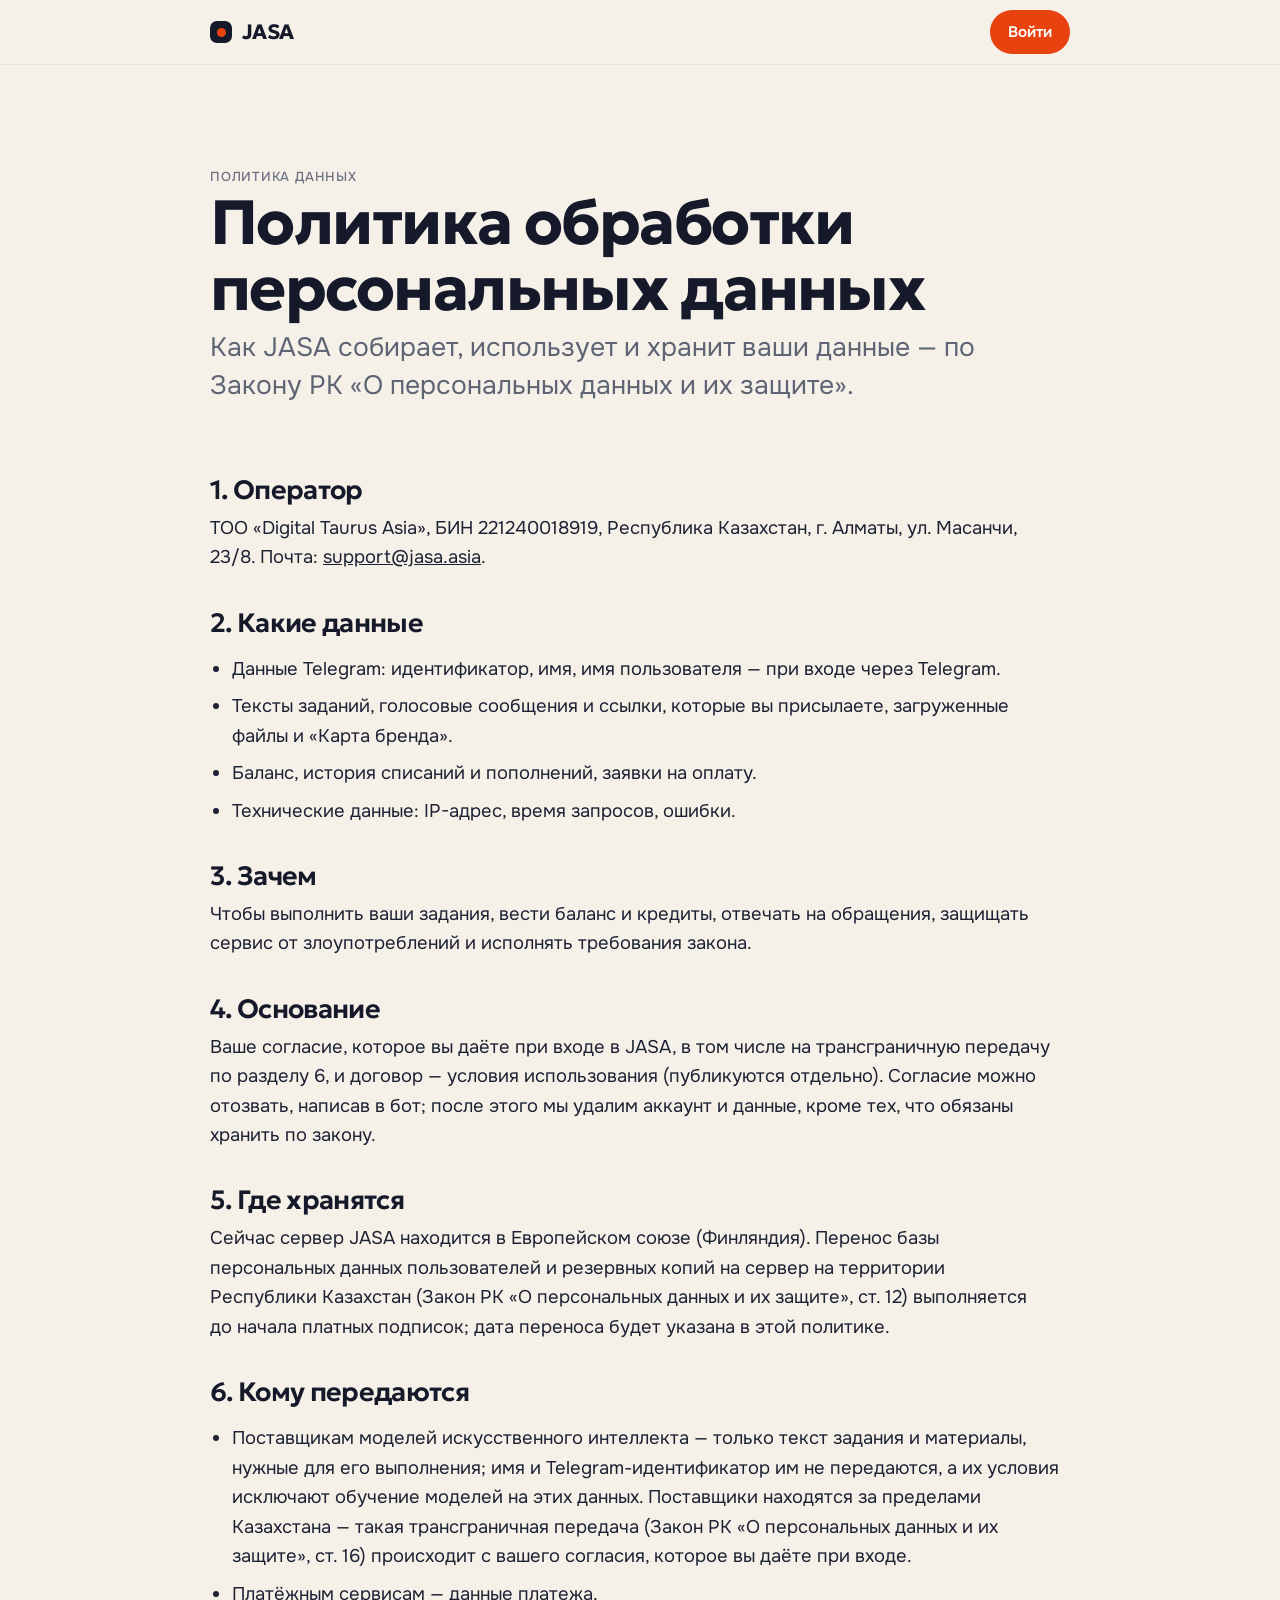
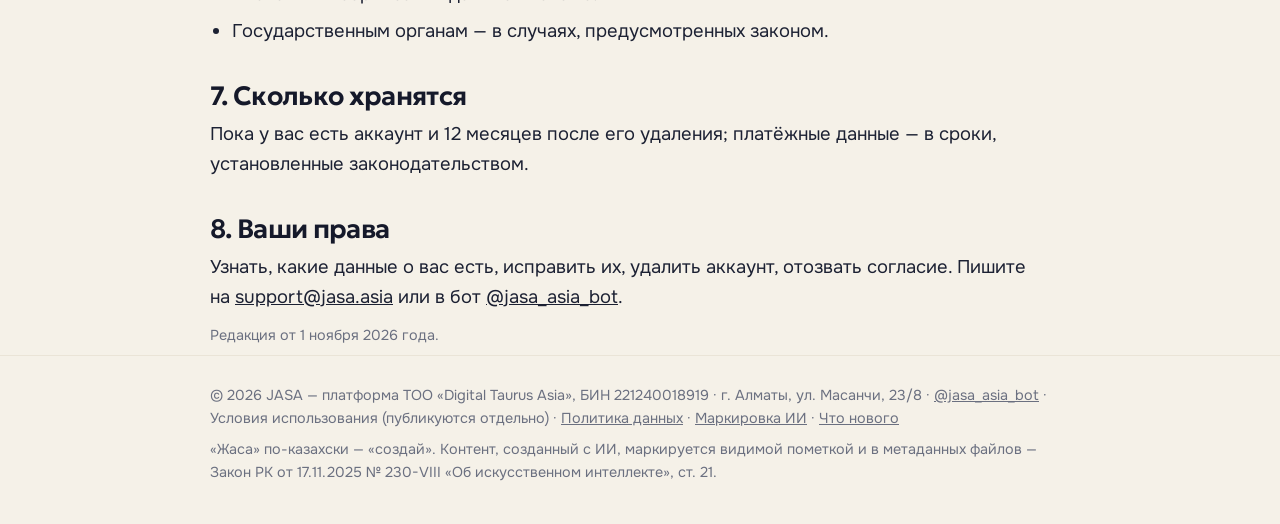
<file: privacy/index.html>
<!doctype html>
<html lang="ru">
<head>
<meta charset="utf-8">
<meta name="viewport" content="width=device-width, initial-scale=1, viewport-fit=cover">
<title>Политика обработки персональных данных · JASA</title>
<meta name="description" content="Какие персональные данные обрабатывает JASA, зачем и где они хранятся.">
<meta name="theme-color" content="#F5F1E8">
<meta property="og:title" content="Политика обработки персональных данных · JASA">
<meta property="og:description" content="Какие персональные данные обрабатывает JASA, зачем и где они хранятся.">
<meta property="og:url" content="https://jasa.asia/privacy/">
<meta property="og:image" content="https://jasa.asia/og.png">
<link rel="canonical" href="https://jasa.asia/privacy/">
<link rel="preconnect" href="https://fonts.googleapis.com">
<link rel="preconnect" href="https://fonts.gstatic.com" crossorigin>
<link href="https://fonts.googleapis.com/css2?family=Geologica:wght@500;600;700&family=Onest:wght@400;500;600&family=JetBrains+Mono:wght@400;500&display=swap" rel="stylesheet">
<link rel="icon" href="data:image/svg+xml,%3Csvg xmlns='http://www.w3.org/2000/svg' viewBox='0 0 32 32'%3E%3Crect width='32' height='32' rx='9' fill='%2315192A'/%3E%3Ccircle cx='16' cy='16' r='6' fill='%23FF4D1F'/%3E%3C/svg%3E">
<style>
:root{--bg:#F5F1E8;--bg-2:#EDE7DA;--surface:#FFFDF8;--line:#DED7C9;--line-soft:#EAE4D7;--ink:#15192A;--text:#1C2133;--muted:#5E6474;--dim:#6B7080;--accent:#E8420F;--accent-soft:#FFE8DF;
--body:Onest,system-ui,sans-serif;--disp:Geologica,Onest,sans-serif;--mono:"JetBrains Mono",ui-monospace,monospace;
--step-0:clamp(1rem,.95rem + .25vw,1.19rem);--step-1:clamp(1.25rem,1.1rem + .7vw,1.75rem);--step-3:clamp(2.1rem,1.5rem + 3vw,4rem);--r:18px;
--shadow:0 1px 2px rgba(21,25,42,.06),0 12px 32px -16px rgba(21,25,42,.18)}
*{box-sizing:border-box}
body{margin:0;background:var(--bg);color:var(--text);font:400 var(--step-0)/1.6 var(--body);overflow-x:hidden}
a{color:inherit}
h1,h2{font-family:var(--disp);letter-spacing:-.025em;line-height:1.05;margin:0;color:var(--ink);text-wrap:balance}
h1{font-size:var(--step-3);font-weight:700}h2{font-size:var(--step-1);font-weight:600}
p{margin:0;max-width:64ch;text-wrap:pretty}
.wrap{width:min(860px,100% - 32px);margin-inline:auto}
header{border-bottom:1px solid var(--line-soft)}
header .wrap{display:flex;align-items:center;justify-content:space-between;height:64px}
.logo{display:flex;align-items:center;gap:10px;font:700 1.3rem var(--disp);letter-spacing:-.03em;color:var(--ink);text-decoration:none}
.logo i{width:22px;height:22px;border-radius:7px;background:var(--ink);display:grid;place-items:center}.logo i::after{content:"";width:9px;height:9px;border-radius:50%;background:var(--accent)}
.go{display:inline-flex;align-items:center;padding:10px 18px;border-radius:999px;background:var(--accent);color:#fff;font-weight:600;text-decoration:none;font-size:.95rem}
.hero{padding:clamp(48px,8vw,96px) 0 28px}
.caps{font-size:.8125rem;letter-spacing:.06em;text-transform:uppercase;color:var(--dim);font-weight:500}
.lead{font-size:var(--step-1);color:var(--muted);line-height:1.4;margin-top:16px}
.log{list-style:none;margin:0;padding:12px 0 80px}
.rel{display:grid;grid-template-columns:150px 1fr;gap:24px;padding:30px 0;border-top:1px solid var(--line)}
.rel time{font:500 .9rem var(--mono);color:var(--dim);padding-top:4px}
.tag{display:inline-block;font:600 .72rem var(--body);letter-spacing:.06em;text-transform:uppercase;color:var(--accent);background:var(--accent-soft);padding:4px 9px;border-radius:999px;margin-bottom:10px}
.rel p{margin-top:10px;color:var(--text)}
.rel ul{margin:12px 0 0;padding-left:20px}.rel li{margin:6px 0}
footer{padding:28px 0 40px;border-top:1px solid var(--line-soft);color:var(--dim);font-size:.9rem}
@media (max-width:640px){.rel{grid-template-columns:1fr;gap:6px}}
footer .wrap{display:flex;flex-direction:column;gap:8px}
.doc h2{margin:36px 0 10px}.doc p,.doc li{margin:8px 0;max-width:70ch}.doc ul,.doc ol{padding-left:1.2em}.doc .upd{color:var(--dim);font-size:.9rem;margin-top:12px}footer .wrap{display:flex;flex-direction:column;gap:8px}
</style>
</head>
<body>
<header><div class="wrap"><a class="logo" href="/"><i></i>JASA</a><a class="go vhod" href="https://t.me/jasa_asia_bot?start=privacy">Войти</a></div></header>
<main class="wrap doc">
  <section class="hero">
    <span class="caps">Политика данных</span>
    <h1>Политика обработки персональных данных</h1>
    <p class="lead">Как JASA собирает, использует и хранит ваши данные — по Закону РК «О персональных данных и их защите».</p>
  </section>

  <h2>1. Оператор</h2>
  <p>ТОО «Digital Taurus Asia», БИН 221240018919, Республика Казахстан, г. Алматы, ул. Масанчи, 23/8. Почта: <a href="mailto:support@jasa.asia">support@jasa.asia</a>.</p>
  <h2>2. Какие данные</h2>
  <ul><li>Данные Telegram: идентификатор, имя, имя пользователя — при входе через Telegram.</li>
  <li>Тексты заданий, голосовые сообщения и ссылки, которые вы присылаете, загруженные файлы и «Карта бренда».</li>
  <li>Баланс, история списаний и пополнений, заявки на оплату.</li>
  <li>Технические данные: IP-адрес, время запросов, ошибки.</li></ul>
  <h2>3. Зачем</h2>
  <p>Чтобы выполнить ваши задания, вести баланс и кредиты, отвечать на обращения, защищать сервис от злоупотреблений и исполнять требования закона.</p>
  <h2>4. Основание</h2>
  <p>Ваше согласие, которое вы даёте при входе в JASA, в том числе на трансграничную передачу по разделу 6, и договор — условия использования (публикуются отдельно). Согласие можно отозвать, написав в бот; после этого мы удалим аккаунт и данные, кроме тех, что обязаны хранить по закону.</p>
  <h2>5. Где хранятся</h2>
  <p>Сейчас сервер JASA находится в Европейском союзе (Финляндия). Перенос базы персональных данных пользователей и резервных копий на сервер на территории Республики Казахстан (Закон РК «О персональных данных и их защите», ст. 12) выполняется до начала платных подписок; дата переноса будет указана в этой политике.</p>
  <h2>6. Кому передаются</h2>
  <ul><li>Поставщикам моделей искусственного интеллекта — только текст задания и материалы, нужные для его выполнения; имя и Telegram-идентификатор им не передаются, а их условия исключают обучение моделей на этих данных. Поставщики находятся за пределами Казахстана — такая трансграничная передача (Закон РК «О персональных данных и их защите», ст. 16) происходит с вашего согласия, которое вы даёте при входе.</li>
  <li>Платёжным сервисам — данные платежа.</li>
  <li>Государственным органам — в случаях, предусмотренных законом.</li></ul>
  <h2>7. Сколько хранятся</h2>
  <p>Пока у вас есть аккаунт и 12 месяцев после его удаления; платёжные данные — в сроки, установленные законодательством.</p>
  <h2>8. Ваши права</h2>
  <p>Узнать, какие данные о вас есть, исправить их, удалить аккаунт, отозвать согласие. Пишите на <a href="mailto:support@jasa.asia">support@jasa.asia</a> или в бот <a href="https://t.me/jasa_asia_bot">@jasa_asia_bot</a>.</p>
  <p class="upd">Редакция от 1 ноября 2026 года.</p>
</main>
<footer><div class="wrap"><span>© 2026 JASA — платформа ТОО «Digital Taurus Asia», БИН 221240018919 · г. Алматы, ул. Масанчи, 23/8 · <a href="https://t.me/jasa_asia_bot">@jasa_asia_bot</a> · Условия использования (публикуются отдельно) · <a href="/privacy/">Политика данных</a> · <a href="/ai/">Маркировка ИИ</a> · <a href="/obnovleniya/">Что нового</a></span><span>«Жаса» по-казахски — «создай». Контент, созданный с ИИ, маркируется видимой пометкой и в метаданных файлов — Закон РК от 17.11.2025 № 230-VIII «Об искусственном интеллекте», ст. 21.</span></div></footer>
<script>(function(){var phone=/Android|iPhone|iPad|iPod|Mobile/i.test(navigator.userAgent)||(matchMedia('(pointer:coarse)').matches&&Math.min(screen.width,screen.height)<820);document.querySelectorAll('a.vhod').forEach(function(a){a.href=phone?'https://t.me/jasa_asia_bot?startapp=privacy':'/app/#/kabinet'})})();</script>
</body>
</html>
</file>
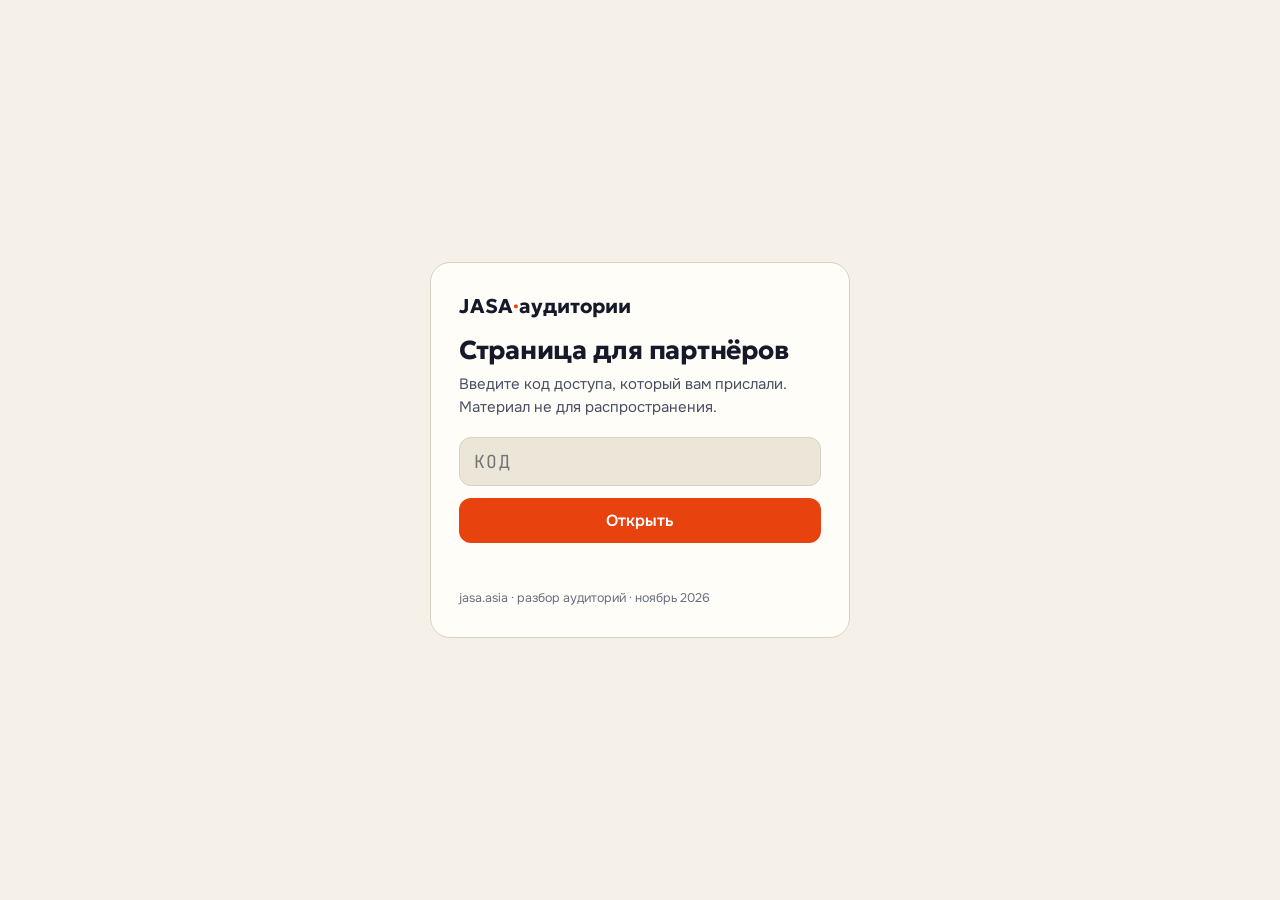
<file: partneram/auditorii/index.html>
<!doctype html>
<html lang="ru">
<head>
<meta charset="utf-8">
<meta name="viewport" content="width=device-width, initial-scale=1">
<title>Аудитории JASA · партнёрам</title>
<link rel="preconnect" href="https://fonts.googleapis.com">
<link rel="preconnect" href="https://fonts.gstatic.com" crossorigin>
<link href="https://fonts.googleapis.com/css2?family=Geologica:wght@400;600;700&family=Onest:wght@400;500;600&family=JetBrains+Mono:wght@400;500&display=swap" rel="stylesheet">
<style>
:root{
  --paper:#F5F1E8; --paper2:#ECE6D9; --card:#FFFDF8; --ink:#15192A; --ink2:#4A4F63; --muted:#6B6F80;
  --line:#D9D2C3; --fire:#E8420F; --fire-soft:#FBE3D8; --ok:#2F7A4F; --ok-soft:#DDEFE3; --warn:#9A6A00; --warn-soft:#F6EBCB;
  --p5:#E8420F; --p4:#F08A4B; --p3:#C9B79A; --p2:#DCD3C2; --p1:#E8E2D6;
}
@media (prefers-color-scheme: dark){
  :root:not([data-theme="light"]){
    --paper:#12141D; --paper2:#1A1D29; --card:#1C2030; --ink:#F1ECE2; --ink2:#C3C0B8; --muted:#9A98A3;
    --line:#2E3345; --fire:#FF5A26; --fire-soft:#3A2119; --ok:#5FBF86; --ok-soft:#18301F; --warn:#E2B04A; --warn-soft:#33290F;
    --p5:#FF5A26; --p4:#C46A3A; --p3:#6E6553; --p2:#3E3A33; --p1:#2C2A27;
  }
}
:root[data-theme="dark"]{
  --paper:#12141D; --paper2:#1A1D29; --card:#1C2030; --ink:#F1ECE2; --ink2:#C3C0B8; --muted:#9A98A3;
  --line:#2E3345; --fire:#FF5A26; --fire-soft:#3A2119; --ok:#5FBF86; --ok-soft:#18301F; --warn:#E2B04A; --warn-soft:#33290F;
  --p5:#FF5A26; --p4:#C46A3A; --p3:#6E6553; --p2:#3E3A33; --p1:#2C2A27;
}
*{box-sizing:border-box}
html{scroll-behavior:smooth}
body{margin:0;background:var(--paper);color:var(--ink);font:16px/1.55 Onest,system-ui,sans-serif;-webkit-font-smoothing:antialiased}
.wrap{max-width:1180px;margin:0 auto;padding:0 24px}
h1,h2,h3{font-family:Geologica,system-ui,sans-serif;letter-spacing:-.01em;margin:0}
h1{font-size:clamp(34px,6vw,64px);line-height:1.02;font-weight:700}
h2{font-size:clamp(24px,3.4vw,36px);line-height:1.1;font-weight:700;margin-bottom:18px}
h3{font-size:19px;font-weight:600;line-height:1.25}
.mono{font-family:"JetBrains Mono",monospace;font-size:12px;letter-spacing:.04em;text-transform:uppercase;color:var(--muted)}
a{color:inherit}
header.top{position:sticky;top:0;z-index:5;background:color-mix(in srgb,var(--paper) 88%,transparent);backdrop-filter:blur(8px);border-bottom:1px solid var(--line)}
header.top .wrap{display:flex;align-items:center;gap:18px;height:54px}
.logo{font-family:Geologica;font-weight:700;font-size:18px}
.logo b{color:var(--fire)}
nav{display:flex;gap:16px;overflow-x:auto;scrollbar-width:none;flex:1}
nav a{text-decoration:none;color:var(--ink2);font-size:14px;white-space:nowrap}
nav a:hover{color:var(--fire)}
.themebtn{border:1px solid var(--line);background:var(--card);color:var(--ink);border-radius:20px;padding:5px 12px;font:13px Onest;cursor:pointer}
section{padding:56px 0;border-bottom:1px solid var(--line)}
.hero{padding:64px 0 48px}
.hero p.lead{font-size:clamp(17px,2vw,20px);color:var(--ink2);max-width:760px;margin:20px 0 0}
.hero h1 span{color:var(--fire)}
.stats{display:grid;grid-template-columns:repeat(4,1fr);gap:14px;margin-top:40px}
.stat{background:var(--card);border:1px solid var(--line);border-radius:16px;padding:18px}
.stat .n{font-family:Geologica;font-weight:700;font-size:clamp(26px,3.2vw,38px);line-height:1}
.stat .n small{font-size:.5em;font-weight:600}
.stat .t{font-size:14px;color:var(--ink2);margin-top:8px}
.stat .s{font-size:12px;color:var(--muted);margin-top:6px}
.concl{display:grid;grid-template-columns:repeat(2,1fr);gap:14px;counter-reset:c}
.concl div{background:var(--card);border:1px solid var(--line);border-radius:16px;padding:18px 18px 18px 58px;position:relative;counter-increment:c}
.concl div::before{content:counter(c);position:absolute;left:18px;top:16px;width:28px;height:28px;border-radius:50%;background:var(--fire);color:#fff;font:600 14px/28px Geologica;text-align:center}
.concl b{display:block;font-family:Geologica;font-weight:600;font-size:17px;margin-bottom:4px}
.concl p{margin:0;color:var(--ink2);font-size:15px}
.top5{display:grid;gap:14px}
.t5{display:grid;grid-template-columns:64px 1fr 1fr 220px;gap:18px;align-items:start;background:var(--card);border:1px solid var(--line);border-radius:18px;padding:20px}
.t5 .num{font-family:Geologica;font-weight:700;font-size:44px;line-height:1;color:var(--fire)}
.t5 h3{margin-bottom:6px}
.t5 p{margin:0;color:var(--ink2);font-size:15px}
.t5 .money{font-family:Geologica;font-weight:600;font-size:18px}
.t5 .money small{display:block;font:13px Onest;color:var(--muted);margin-top:4px}
.t5 .pipe{margin-top:10px;display:flex;flex-wrap:wrap;gap:6px;align-items:center}
.chip{display:inline-block;font-size:12.5px;padding:3px 9px;border-radius:999px;background:var(--paper2);border:1px solid var(--line);color:var(--ink)}
.arrow{color:var(--muted);font-size:12px}
.side{display:grid;grid-template-columns:1fr 1fr;gap:14px;margin-top:18px}
.box{background:var(--card);border:1px solid var(--line);border-radius:16px;padding:18px}
.box h3{margin-bottom:8px}
.box p,.box li{color:var(--ink2);font-size:15px}
.box ul{margin:0;padding-left:18px}
.filters{display:flex;flex-wrap:wrap;gap:8px;margin:0 0 14px}
.filters button{border:1px solid var(--line);background:var(--card);color:var(--ink);border-radius:999px;padding:6px 12px;font:13.5px Onest;cursor:pointer}
.filters button.on{background:var(--ink);color:var(--paper);border-color:var(--ink)}
.search{width:100%;max-width:360px;border:1px solid var(--line);background:var(--card);color:var(--ink);border-radius:12px;padding:9px 12px;font:15px Onest;margin-bottom:12px}
.tbl{overflow-x:auto;border:1px solid var(--line);border-radius:16px;background:var(--card)}
table{border-collapse:collapse;width:100%;min-width:980px;font-size:14px}
th{position:sticky;top:0;background:var(--paper2);text-align:left;font:600 12px/1.3 Onest;color:var(--ink2);padding:10px;border-bottom:1px solid var(--line);cursor:pointer;white-space:nowrap}
td{padding:10px;border-bottom:1px solid var(--line);vertical-align:top}
tr:last-child td{border-bottom:0}
tr.row{cursor:pointer}
tr.row:hover td{background:color-mix(in srgb,var(--fire-soft) 45%,transparent)}
td .nm{font-weight:600}
td .sg{font-size:12px;color:var(--muted)}
.pr{display:inline-block;min-width:28px;text-align:center;border-radius:8px;padding:2px 6px;font:600 13px Geologica}
.pr5{background:var(--p5);color:#fff}.pr4{background:var(--p4);color:#fff}.pr3{background:var(--p3);color:var(--ink)}.pr2{background:var(--p2);color:var(--ink)}.pr1{background:var(--p1);color:var(--ink)}
.dots{letter-spacing:2px;color:var(--fire);white-space:nowrap}
.dots i{color:var(--line);font-style:normal}
tr.det td{background:var(--paper2);font-size:14px;color:var(--ink2)}
tr.det b{color:var(--ink)}
.gaps{display:grid;gap:8px}
.gap{display:grid;grid-template-columns:280px 1fr 40px;gap:12px;align-items:center}
.gap .bar{height:14px;border-radius:7px;background:var(--fire)}
.gap .lbl{font-size:15px}
.gap .v{font:600 15px Geologica;text-align:right}
.road{display:grid;grid-template-columns:repeat(4,1fr);gap:14px}
.road .box .mono{color:var(--fire)}
.ver td,.ver th{font-size:13.5px}
.ok{color:var(--ok);font-weight:600}
.note{font-size:13.5px;color:var(--muted);margin-top:14px}
footer{padding:36px 0 60px;color:var(--muted);font-size:14px}
@media (max-width:900px){
  .stats{grid-template-columns:repeat(2,1fr)}
  .concl,.side,.road{grid-template-columns:1fr}
  .t5{grid-template-columns:44px 1fr}
  .t5 .num{font-size:32px}
  .t5 > div:nth-child(3),.t5 > div:nth-child(4){grid-column:2}
  .gap{grid-template-columns:1fr 36px}
  .gap .lbl{grid-column:1/3}
}
@media (max-width:700px){.tbl.main{display:none}.cards{display:grid;gap:10px}}
.cards{display:none}.card{background:var(--card);border:1px solid var(--line);border-radius:14px;padding:14px}
.card .h{display:flex;justify-content:space-between;gap:10px;align-items:flex-start}.card .nm{font-weight:600}.card .sg{font-size:12px;color:var(--muted)}
.card dl{margin:10px 0 0;display:grid;grid-template-columns:auto 1fr;gap:4px 10px;font-size:13.5px}.card dt{color:var(--muted)}.card dd{margin:0}
.prog td:first-child{color:var(--ink2)}.prog td{min-width:150px}
@media (max-width:560px){
  .wrap{padding:0 16px}
  section{padding:40px 0}
  .stats{grid-template-columns:1fr 1fr;gap:10px}
  .stat{padding:14px}
  header.top nav{display:none}
}
</style>

<meta name="robots" content="noindex,nofollow">
<style>
.gate{min-height:100vh;display:grid;place-items:center;padding:24px;background:var(--paper)}
.gate form{width:100%;max-width:420px;background:var(--card);border:1px solid var(--line);border-radius:20px;padding:28px}
.gate .logo{font-family:Geologica;font-weight:700;font-size:20px;margin-bottom:14px}.gate .logo b{color:var(--fire)}
.gate h1{font-size:26px;line-height:1.1;margin:0 0 8px}
.gate p{color:var(--ink2);font-size:15px;margin:0 0 18px}
.gate input{width:100%;border:1px solid var(--line);background:var(--paper2);color:var(--ink);border-radius:12px;padding:12px 14px;font:18px "JetBrains Mono",monospace;letter-spacing:.08em;text-transform:uppercase}
.gate button{margin-top:12px;width:100%;border:0;background:var(--fire);color:#fff;border-radius:12px;padding:12px;font:600 16px Onest;cursor:pointer}
.gate .err{color:var(--fire);font-size:14px;min-height:20px;margin-top:10px}
.gate .foot{font-size:12.5px;color:var(--muted);margin-top:16px}
</style>
</head>
<body>
<div class="gate" id="gate"><form id="gf" autocomplete="off">
<div class="logo">JASA<b>·</b>аудитории</div>
<h1>Страница для партнёров</h1>
<p>Введите код доступа, который вам прислали. Материал не для распространения.</p>
<input id="gc" type="text" inputmode="latin" placeholder="КОД" aria-label="Код доступа">
<button type="submit">Открыть</button>
<div class="err" id="ge"></div>
<div class="foot">jasa.asia · разбор аудиторий · ноябрь 2026</div>
</form></div>
<div id="out"></div>
<script id="payload" type="application/json">{"iter":200000,"iv":"xxopcPyGHzTW38G9","ct":"6IWAkvfoFbLdSjtrOiWfdLRVvMv7/Pm8lYD4sx3du6vWq6UJwWB91N8smY+Vzyvp0Smz9KVVvmjooKBg9QwMKTODpPXF1ZrXw3ZJSJXkgC53kRcxkgOTKxEZGgfTo2ZBKA2ltG50vy5G3+96E4M59SwsMEZdcZkWVDNiHaGxPQdZEthC2n3Wl7H7YH1hjz9fCO2I5Y26wl6EmtUK0/rj8LA8I5NK/Hd+iYuPx/dH3hWFw5XHyYx5MRPjTINpdhSqeKTe7KcGIubur6eVDe6cvl5iRZ4Ijdp9NdY2Ldv9BPXgD18FPvVU1XJQ7pvWUNHODJApydOKxfK8At0z8m7/BwIUivVoPqDT3QV/vdwtLGPbGcdyRt5Vu5f/7qKxzj9Q77P7TfmHrzCrkDKlRYBcbUOqcIwlsZ6Lxmb2ql/8+Xf9DRbUMan13GTR4tA6Grvy68yXY6nvAlDLWTH1Wx5ehppNo/6kvEeioqdaUDZCQNPl81g1emhayI6cFjotknKODB/[base64]/IXADzvpu7hCe/x++ArnFLik72SvXw6e0Mv5C7Rri+Wy/gbZFIebk5APM2AEA/Kw3irhs3UrRkg7+shRhf+/gbS99GlJ/iOvqNPpYtIPrUVhh0BfrNS/b+kKb8OpvZ0UfjPsluXmxTzKefX73AXuX40OkcNzYUOwID9gOQ7GC6pz+oQUUcTWzcNyFw2PQIa795jC+dngppaPio2ofJ9DElh3ABa+rrSvjer8x3LYsr7aNRzbGWjKVPdbgIZna01F/0Gs6Y6r0+lY6z49Hn4680LTbMLqSAAO7fzSIB3p3MkkKNPZ0BN0ICVr1HuAnkkITPTp2dIhDkjyrj0vYbpLZx9uORyh2PBaktlE452NO5a523h1DUu9fPslvaVlQV4B/t+tvO3BH3D7gdQ1mz0yBR4lXlt66DOD4UFuOtKkB4nPk8fLrLNop3Ufke0V22EtUlPgKvdbEeHDqj/HzSau3nEf/ItQmsiVTaj2aJ/BShhZqvYFYhOhlAmOp9VhLV3LaPcnhYOHuY+RXuckLbU34KUDwYdwJLuLB8yAcgn3Ky86hOXtt3WfLJzvx26b92fyiypJpsyYi1wvGhYDvNjs3Nq8HWpw0FL9q63F4X75iSn2OwydcQdOHNe09nLXP/8njC5r7JDK+dozS3tZxYdimf3KDBofRrJXXrKfHoMFuyrRDD52ek96/DfGeyuAV+8CCGBpN+tAXmPwlQJVhpvVdkYxTvZmsTnynWQ06UGXH6cd8k9MZFIpH2BbND1/7t5Vu983c8jl7nWubVXx2D7esgMlvH06qIrMfaC1AE39smAGuljQWB/c7OaRxhXCpkguGTjrAGmYbfIvh668w70ZEaabrW6OPlNMMD/jH38eBCgvkXvxxhBp2K51wB8T2JBiT/+lC49/qxzx73MwTA3DL2wR2OT/4Bk/QAL+uRA2bRNiCAJpiXH4WUlFo/qgAuJpF1uTrnuQ2/tT8W8+6hophQJlVNi4xojD/TavB0fm7EqPd8R7G21AbP6QtyTCbKzcworEyi8O06DNhCBqhgnbi5b+9rtGTC921EvlKR14hS7fX0c3i/ZGVf1dTsZdkQzglMoLmZgp34F/asSUz+hE4cuqSOhPyJv7KFV4LtWpyPSretsvIPJtfdCpnRLXKVl9e0gWNkQ/EzabWLAAGWITjsLhmqS/G4kOMLorGqxsCm5ny4WzRLni0EjHI/9pZD/QYUH1gGULFaU7wPq5rqnxIARMsGQFwteZsXuZwTQJugHyfFGXuZlptdtC4Uiha6Ieuv/[base64]/Zg6RPLknxaztr62QK1s/GnlznYMFrYD2AAVAcL8vdfQUBVtfEmj1pCFUFWa3cXtYHRQsQtXoboe3oncqyoGN734g1TYYcbefkOZqYodIPf9oO5lmUh48hF4e6MRG3cUFP9bhEdq4PAA/2n/Ze4TphXBf/Hz1xo16ynEuk9+4r9NIO73bJY/t6GHqUyMZxAEB39v/4r+y6St7vCck1ynSoY7HaZQEUMqe3ExMLUZzGzaMjwiNJ+Y+K9CX1W1q7d7hh7/AL1+QyBzAEYOSjed/P80Tl2DZsNv8cQRYXbuzxM8m1AlYy0x0+h472otx0nBVBDWlV73N0+AqEahyKA689xYRso3dHaf/zOgH+I84Tb5jizEP29+02aZwgVg1ktNW9MgTMXrmJFLuZiqvAR2uWjZ5JtfDaWPVM20LtS24K5Y6HK78MBNrWW4uCcJNgTN/j+pDzev+L6lJqSxMpGZtQ0eYyqFBEnX1wdoZO4pe3/Botl1FUoKBBw9um02I8KyvXlN8KjRM7PbFfe9itmztSpQPHem8XjKOH50RqFVHPInX9nlDVxqK0Myrkys0V9jAQAhXGN5r7OwCCc9bL/eaUBhSp64GUh8Dqkopt7JZyEUlS+m+PBqXmnbzwJc+MGRVFcrxRvkPsd0In4fJDVFec1NcXkoGBcRc48Aq6w9C/VFbb9RQE7A2UMfjYS5CwKrr7thn2+uiaf91QZUhjc633kNxRMa+hOT6woxZuBD6c287GWT4KpSsLr1Flx6XxuLWbHdnzI3XajFD7KHO/AN89xOiDgd4Oosz+6kCGjIErWfLdIHHDh3hfR7ww6/OUnEcYB5aizGK+RqjQZ98Cr/ASrM2wd3tqVlBpueczkt7YYu7JAu72QNT+dYwoLZIEHuM4LHec8q2Gj0omWWDE3V7jJwvcH62BRzQ+WmRvKBcCzT1eNYYACLtsgPyiFFqFRhr4TcilauGxj82rfhExkR4t5Ku4Qp/MOkItVghGNcZm+NPclPxXtxalsJ++RzM8/lSaUa9+aNXLaWryoHmbaHvP6J0yIzPK8LDr414k42be+2QS6iHmxFWdZ92BdI739TUXpLCLYEQHxh8DELb6Mo+mAg/F0IeO9q/WsPe6j7zl8VFsQX0pw9lSeLrnR3e/Yu9SKOqdE6cS9QZywmURlv4h1j0UDz4qMzA8GkadqUw7rSznwJqtyajHofhDq44g2mG1EDwJtJKsHc2wh+q7gZ6lCh5ApxBT98Wb1iCEsQoGs9F3YX2/zyUSZYD9H+jAvnROArxqwzN+EaEX05JyxVJVqqDVeNmoERNmfjo3OrcJcMxyXgqxgZcrOwHnneyp6W8QzR4290GFTdebJslJn6X9wSo6J8pznFCbhqDcrCrhYUCb2Jn2AdhGDoXOavChdgi5fjnt4stWwXqAnjFL1Al14+Ik7SdKowKluD1MtELgv4lQdHv/Xo2JeHSFbTD2gWdfxR2xn/WZ2XHle2tgD97i0UumGa6YXhV01t1Y6u4dgC0TiZTAlSg3NVvmqlSCr/sY/3sxbobV3sQnZPZfbmutIG1qmvHmwnpKnr5ByLzWGBRQXjKJxy91E9d48+QXDU7fI2I6xEEtm7SZAE/7sANGkT8I/QfpqsMIVpMtzOhmA4la3AFGtJhcmRGk48DGSBMpnDN2L21fPIvBrKC0/yAgjGDEJEInLHGqUR1XAW4J7mClIT2PDQgq2HjO5ASzNJxj1SxdlowNV/iiDOX6GTVEbgcaK1YCjpfcOG1lA5w2RDa7h0Jz5zhwVXUFjKO2ouFaV4cdwX0fhM847OQPeW2lVmN+w7aRLXBrQjOICINfSjJBrVIm0Wg3f9wwm8c0ui8T4ZKVQXbpIKRLK6eAexuSkLL6b0WvMtXuqRtlAja/oNJKmuVBLCIsOOVettOOdMHmnH/OWUIUaOt8fmuf+VS5ZgBYjARWI2Gy8psIo8WiA0NQ6VmP/NcbU14orMPwtAh49/7PwEguAeCghQ5oMgFMJNqIi+coa4lZ7nkgjPrQs65F51widgZ/k4QomlBehK1Tdw4lbKwrTDoAAf6GmtTRO+eYUi//7EC07DjYAWhgA9LDl4QXO2N10MJWy5hyKCRco/74vl/o7WWPE6IOywv256kYmPeFzFfLRrqMjTqoQdbTepPtSgSZ557DgsuV7YH6+35rbXyXFWyF1up2MV/Uv6RLWa9cqzq8oJytPQb+GrvIruUqD5J+waGV9r8NJw6nAePYHxipXBTy6xXL29LNa13Yhdf5eXSWtmxJaa/aL7sr3SmJJ6Z0RNJ9K4zcVbxealshRlPPdxI9ZS8/3NDVubuqCjV/cKLSAUzwUp/0Vv8M4e/GfjX3wSSmN96QbjAJvZnr37inozARznTIHiT4jXMFJolV1i557l/3kpUMNEq8F5PJ6Y0kgAxPoUnZU9s6I7VsRREL+RHzmUud8HsIpfA/cwF7/s9EbUTH4bj7wYl08f6/Z/4kxZp8X6C2Wf3Z0ShrfCIyH8p6YC6qE6aws0Kh41J+VdPCJ2vOLKVeN3914g0S5K4L8Gl/28VkdvsJ30PilCbWVdMxUhcNbTtpaZv0f4p5tDJDqF2nKVRRqJnKAsn6onDQkhvcJqf6ErLvs2IbIsP1m+uCETdDmuywFWwjr8LlTcj8Spcqr6K9ofOoOJ8B28eioAFCN/99b/oKpcUQhjgMPaBfIuHBX/Hb+mLmH+EBd/BzjrvQVMzOXYK1UMlT75cbDBLK0v7q0BcuN2xMLtiSRXaM0vv9nPdMk01RYKNJLzuttxs7rCRhfCTx6LDgV42tr8FWkF+ysCqrcQXlPXj3TqnE7gERu2rJa60Mx7ztZijNItVmRG3979rEtaH9/vVDM/0vf1oiN0L9RkqN7rrArkM9RwSNR53sNFfLnLjGdLHlx2qB5RVAqOIrL/ckstMeOKHfiNy42emR9Yf0GRkxivTrgVIF9LlZp+BGrw2uHTS4GTsaQV1/3kV88z22MhGPI9snUsHp8BIuBGnVXKG1neBRlf0uDwYKqZHvO+cJxPkogYNLZYgR7/AuOoeuWhPZrfQKC8jmlmR2hI9hR2/3yqmR5D7hkB8JX0Xw51/SqHZBSA5dKxEXcGG2m3Q/yj1rCXng4oXZeMNf5RFTdvaqUeLWCiMNKYdWHbkd9Zv43iSmqmN4T5ufKYksLq/tLrviqCGFsyWD9EdCpVoejeWynCr6/hu7bqzlSf5KoXVVn4/rJ0b7/ZRnf+wYgrdXVUAjPImwE3xiCYqtXnsM1cY4tBc2uWgUdr8UcsxvXIS8gjd7lG7HYfHh/Q6mX0Y2PvfJ0NwwKeG1uugXCISELbUK6feL8jPRbbC07b7Wx2dHb4jdgVKS5wEQPpFuNkPen1HASyVp5+o/BURF/FWjqYdurQa6LFKqBlAC5lG9RJyHzhMjLAEkcvrNOeXd8wQ2LnC8Cvh/CY4Onm64Zk0IUJLxV65jCoaYNWj9EiUEa4x6jw+kGiym0+tONzOvVJGd3XA0YugGG8BkUie/FTJ9lbWj9kcqTSh/4Tlhebq4/MG5xq9BVRfbICnCJjLOL2pbqH22uwYuCDQL9zov3MHPPV3AY+26mH6eGaTAS7CvoP3vUQIHrvZIXe9lYskEFUG4pQryBfWc83iX7MOxhMq/ZccrArI4EbRCc6euajB9XcMCgKuOQo5GPxXnY9wypr55pmj+yQ4d6J7vltSvxXAmwyj0HXH+pf5/eR6txZehlG2yfDp+QKRTkip9xMaiF9x6XSFUp5kw7ghbxpeaouBcJGMOa/SrMWINyHXAjgkWhnZHnXdlZP3PDzbFdwbzSrYl/6Y9YL8N+PyaenAtrdkcWKD/a4LmHalaTrgXBunHpXGIcAS6WbbdP0A3niCIkjtit0AqxOt4PAG3v0mjfR2jO9mkYMvF4QtGg+u7eaD9JI1CUM2/wjinajP7YXlQzje8RTtq8IyK6Jrtdsc3WVBoA63TP52HaafIxggVwEe4rdePO1y1yKzvMtkpWU+3YxZ533CjZdOhJ3YOX1dzTs4fQ56sy3zWrCSrPjFM3rS4M2/3I/MOV4KzScKVmEuyYesK1E+SU2Yhzz+tkrzpjIzTrKG0xU6ycjZPj3bbpSdhg2DXSqHZccrYW0dKw2ayNPBE3RAMRYhHEBWAqGD+p1UkyuEy8p9tZtmuFap8fR8DIopT5nbOB6GatQ/p5NfjWo9z2d4x3hZhM9dqHIuQcBQjKujzaJ3rHeHyxuEVD3TPE8lliUHI7yIwqc9/kBKK67W7CkLObqHvmKz4FKm64rDGOWgm/j9n6E9Ooag0kxn7S4qud7GfO+923pdev+rq4OqCyhaskPRgd9FVyoDHUIYcoIdBeeSd2PBUz4hpQb1YYS6JXx/1DlKaGRhIkvPky+8mTcVQ0KN+FWzA7ymlqZ/S5zW4fFUILU7kRpQhdsp4U3KF5hE2QTPjYrShGGMqg23CjRyqv+cz8OPYFqcNjgoV8xF775m6W4lsTz+0S5kjQ6WPbsyv2XEihr5GLgOqquXr0NCUGCoxJQ1wxSTm50qHlytpfiihmSMtQIKaJzbGde1BF3vEkD40vVpQTn4qY5poo73Yd+sdvmAY7RxM2J6r/OyVzKYq9I3OjnfGuIRdocPY/AmAvAhWRE0QLx6FB4K5h0WCQIxJ8GldAADmcb65CUWv5CMsdm/yZEyY+obPJCD/NWggvvi0smGN8AhSvt168crbVEWOdljgmlwVroGnfjieuCbfcRPit7z5Uh/3jD4Zdp62M1Oa7Ggj5MLFHkTXAYvKMts2lkb9u9Lv/didxJpbZhOZAUKt20fyYilgJr7Y/mDqanQahhqW0D3V7Sjsang18mJDbBlYJ+B4nur45bx7yXHj9OwsK/d8+PZGCRnwZHXtYcsF//IBFvQ1dUA2Ctbq7Qx14mj6hiiI5At944zNeV1718IgkTAh9wKHCMyjmmBYmFTpm4ZmPdM/ZM2FiF0e6IwdvPKcke5cX83Ba48ib1yarCjEr+lm6ji1cCI8lRG86Li2pM4PMpxhf4e5jgUY1nkYb25BseaHjWOrgYet1ACbpKE0/utM2nCFrnlXfGtXLdFJwgAfcGh8IVS39B5hps+jeSvYxvyTRuokCZZdKBhOaeas7qIzFVjgkQuay2ryDOPA0SEDdDKPtfkGDPZdxgFT8ZjwdSvU0QCusCceSmVkK43DTSJkrHYDvpg2CwDQwbUBn61fVi0CuRXnn+Mc1mF0zYXlUOwm5hhPlagW84SAjJxhUOCJ52/b6w+vntkTSCnrtiT5nQ4xauoTt/Y7J7tmkb31mJxHjOtGTm/RteIobE68icixaElgKv9eNXdzQAl5m1+/zLe6xCD/UqFbvGwSDEI/zKJw9a3spfF8SNsqA+z0zIepMG+3pQ6VyyP+LRmK2c2tWuKAeTJdtji1ddJ9+ug6OSQa8KO/8bWP6WBm5q4bnv/BcmuR0WCAjHbvL63h4eZyPV2nAXn8QW+/vk+RxUDkzv1sThOCuslGz1jnM015dsv212o1fCTWfaC2xua/oGxv1yA4xJluG1KG6eKvMfhqoUYY6o+DKgMzFzQP8UAv3XUsJl07O/T56g70eiYvyA8eeZzAb5VD5NKQR7Xo9BWMtFtQ30w+WTr3Z+1BKBsWtA/iWN+ntWCRsRS/WwQiS0XS0xubnXka+xxz4bKXHCflLcfQ4Gq+9QbAoexMA7ylGRSZM0qYS0p3plh9XKsj5n4FLPMvv1GIu5HfDR1dYzTLi1W89Y/5x11ErrnCBthXt1Qw8WWSfDrSnTvb5iQa+wOBug1bYuG3a+F/rJU6Fu63tAprsfLxAx3gH4hRV38uafAITRxNlffHSPJhXqZn12w/adoGJ9XbROa9MKe0BOIHk6JhOS3o9PoBIGqOKpW78ypfXFJNVF6cHhjWFr0DNjB4BjZW6gd9CqhNGQy6JpGqeGQ1q3T+4iQgHEnHd5s6gQzFMIgiv7PAHzJBq5fQxeBcta8pOQxDh/dSGHgUlMdRVoOfz1KqJkKQna76foObHuRClX9vJr5ofoqjW/[base64]/6G+IJdCTkN4HAUNtarMk1WaRJ/wlr6Vibdl8Pm6jd2Ho2u3ge3XJvXqbf+SknbuKwDIlpjlCLs1vx0s0J4qgfvEfnhdPgGlPD5bVSaQPQICHyD3SZo8rskT/6Mil1Pp+0VCz/c7ObBzmZ2HhfA10Uc/SLGsS94D9S4v/HCinByNhOZZNwh3Mfr6Y1dTUTGO7gQQuJzHAbthYrHfYeYUFzJeIX+GZv3o9OOZmxwY+ErADrvigY7rCJ9dCy8WVV81+u6TmiypPCtiW2SGcgonPdGAgdYDAjtX/7ZjA923vOpHfg1lMOGBUnN1qHGojQyK+mFo9ewheYBeyGHZUgkjPr6LtgUJJNgilBZk4klG3UToGcIXIph9Si9RVLn5N/iW8/EXcnEZLA7Lq/Iwmgk8P47p4tEtXMaXSBin4QXMCjpy+3oNnd8jkfaogAP1wd3Yjw5wk6fmCH7IEsgvsJGfrURT/T3mIHK7YkM2J8hZmYcHwdhQLeYuMi+C72CTfdZV+66uwlEp6wMck1o61zgSTwzLxQWX/LqP08X3/wwEQE8rxw4U6Mei9lB8xDxJHkQXEzSYiZgUy0w/f0ECdME0j62TyvSREumESuikelQUlzPEyYcn+402Zhs8YrDkckLYSoQZVmTMa6dez4K29omtKpDMpRfOdcpycGrqaJOE6NQzkNb4BYjyhFg9qhfSrMWpfpXYvX6mZnQXtUvvqYkXHPO/L3emSWcD/pp4MzclDQnLWGGWQ3HnVc2SyBJNH0N5lDXsip6H/gImeoSpKGk0qgf2rp0lInr+FbsmER8Gk+tcAB6Ui74IEMUBF/6+IUrpXPf0pfqV+iPDbKsaN3pnZo7k88P5qLwt/epiuUV7TPSKC9+t2rk0xPCfJjP7XG4YwPhOU1CkjffO51TNjbttwdhhZNKew6WFya3PRFqHNAU70T8o9+p4mef/x/rUjZ2L8TC7ogyDWIiNblztelX+s2xFokOm2oAmQmq4EiUYM8UjUl7DBGr/JFJpCE5QeXJiAxOjBhKjY8QuduzrtvncyFeYxD14eFWCQWf3fsnyORjFYV/Y2T+q3CYxWBgE1xFWBPv7B9cJAekW5R5euCL251StMFv01xvSovWWVaokcRrTMWSySlxclb5yPdYK2qfKhmJbAQ7QDdjunRr1YgCGyTJXd4r1T1mPoAuBd7QUSxm99mJnNd6sw1Y+MLuOit0U3UiOzLPJpO7/aEXdFkaPtrJ/4DT31A+zmsnU3MHMp9m0yu3pduSlznQQfQdZiebkG+2wlmavM5ScI16akHMkjiEGh58uTVJgdre/4brxpmjhOUUrn8wIspMSTOyD8sGS8Di8LLgLO8xQjQuP36UTpMtCT5dYbOSS8r3qNK6cRmdnK487djw2u2X+6/4f3OFdWL8abn3W6i+5Bq8xVeXyiMkv0vjUQy03RhGBhyD5+kkePeQ2GyzYW2Dxp4Sxrvn6XurhmGRAu56oENmVFxdAzO7tGswmHl679IjcR00J6y50Oj2DBC/hOZqBnzh9gTCbCd4FU+xqhuzOgw/[base64]/IdXtROunyK1bHrfiYM81KOj/PLAucEROzENfb+7Bjez0xG6Shwp67t/dBn2+jnYuHPxuK2r9o21sofBpkpKCQY395/[base64]/QYQRNS/Nc2eAsFxqj3o4aDYGxZj8fh5QxSbMKe7Jtd5OjCvGSgv+/9lZGsfn5wL8jB5rOdU3afufmp+Wt8E3CrnzZRU6SVb0Kv+kf3zs8pJvog0RwJPADe90+l0t9kumFEr1adqXznMrve6KF1bPKnetq+6RClDC2tB61HJ7d3rF7TY6kdMNJ9Mr6BQDj8VsX8B05CW6zPuqoDKbuYgJApWTQMNDuw8Ov0m61EkvuJGC5sO/olGoxehmXw8iYFAYAPzImkibLAykFY4S26XKdoGLVUfkoeSpbwxyr+PHA3h/Alr3LT9rY8LoiDnD5+V4tBu+PNLYJTB8SeLykE71CyyOz/k+WgQWalNoe5cBdOShwX8yUskzbjiuA3tKIqB33Cy4u6byMPO3po0yYoDDXKMPdmty8gNCWZnf+ZCZcuBFkywzn6peyBvwGaviUqsnsyN+mSsxxYKa5GMEIb/[base64]/[base64]/G15l0fYYII2S/aeFtUmmyTPl8u8LJO1pbVe8LiYgOoxk6h8MG4NYxNg2HUGTr+6R+/Vg7/+TprOCwsEhAaFKNIuWq8wlF8hyGIRkUyed646WaTN+mo79O152LbRSiyilGHlHpDBCCG3/rdCNg0tNxhStnuuXLV7BhkpPRUmP7O1WOug+43ZzEhUKnuQypTmGx89oJVc961R6G6++48fEz90l22P9vpP74MAhDNb/ah5RGDmo7XHTvTAe/LZQ/Coo/nQjolPwxy3UNSVd/uwMuLpUlmMi8rEX4Mf+oULy2R3P2HkSCVjZr0uwlTswTY0iBFrlnHEgXhdVvRHvKty0w8YPRxrEsabjVDWoInpIdA89e13YPOO/szZTJ55kqROsnhwH27hc0ych4Cc4N6TbcZ7nJhAaxIOeN2nxSPaz94UP2stNYccIINOT3diUEYmwou04y8jLS6SvCCS7iQTkcQRcRoZHLWKQ6YcMQ15qOg5B572cgcNxekDNrfiQV9mzylucnB9muwmV/o+noVbuh4MGopTbE53AZ6StdnaCSiEqOlcxfIbbgmnjz+xv2BueIySAXrQ0IepHu+rpkUkO4lDsnASWLBcvBDivAmczqnclj4F8jKDhXR6DONhNpiRLkcW9XWp9AjDEPjYmT3+uU/o1nd+g0qh9uKA89RJ6bs/rSuJ5KkHyR7tdMzYC2pGaaeEMP/hd0ntl3wnC9jXnLePArw0Khck/VPSYfxTlg3jYJRqxl49mNAHQR1hJfAcISD5S6bYx5wwHGhH891iP6wYCR9jGM+witOB/0u+s8cHJ/[base64]/pdYtLy4bAN2vFBB4FVmdEuutqHOIN3nqLwAA2BgWvGS2EsznaQKhcMomcWtgoqZKYzB0afqyHJMviJTLMid7YLnHPCKnqpvDFhnHPkY4nINhAkoUkXl8kUeHm+VyJ7WWXU/DKQC5O/XDxku7r4GEJHfeP5Kqe2AOJY86CTFHxkiIqmPNbKaomBPClqlzwV62k3fxtOdEeGJ1zgHuod0GfwjEhtddmb5zG+b/4c4QAsg8hmIn1eTLYJASidrtXueMCF4IuZRkMPRobIaT5dMD0XWJZ6maaHc6HSOo0maMYW4/zI5i+8bovl7ig8Rzstu7kUAo13AhjYhz/g5jfc2mBKz2PiCy9W8d9V016k63+ljpOzqJaLKSb6aPUKwvUaS0xn/ZqyW13T2rhEqpd9hHJxv4CNA6m0NF41AHd3CX9lvI4/[base64]/Sl2cIYozvHkLls7qoL8bFK8HmrfTZv1Ps8SkB3YZ/r3q1h4OlORMQyLtouJgtSG9c/zGqyvb2s6TKMLC0s4lcqakfBPALVtRvcBWWWSkXLpem1r/4V5AJOJ8bPjVVO1x2jk+UFi16kOZsEs5zAwx4n+twI1zZDR/cPr+GqPWE5KJ27Is2aR65sR01kMJJL+lXDC9lcFqtNaueNPZUKIS7ky8W1H9vKN0d0O1zRs7Ov34DdMs1tdrkhmG1fZJeZqPm4Q5Zt5YV/Lrd9jHTho4TD+L4S93JOC7gvo6spzfcLHY0+OqKHd6k6WDunmLXnLr5YOU4hT+cdJCVJZhqpKyHTGzM0NKJtt34i/bXQWnN4C30r0Aci5yKLB8N+xbLCeAEf/ot0ReaGbfJtMTwdq7q0IHv/iuEuZAe9y52BBubG0/bKhkuwSwXUQbtuXTNVUS0hSncGv7HZLYpnWCo6YSfyHD8wxf6r3EdjfM5WWdTEaUfBG/0SkA8zNtOZWW6pZP5YX9A266/2Qc+uoh1NxiRx4UA87tYY1qZZ1GxEp1cOdyh34G1ldCigm8P0O/SchlCtqGIfeptZO08RYyNDCJ4II/fBQJV0BL4g+NnsUzRk9pHl3XBC3Z1BWWDPJ903MPF68AwIsMccaZxZQR+e39LPsMBX0/F/8VdLeYM9k7Nq+557X01M/4b66FPytZku+LtxrhfDIQoVyBnSlYmsH4JslrxmSbbkO5wnMiC1AAKFp8pG1LVwTlqW4y0b6ehMeW44vzEzqfUo+0i715N0NNrY3KSKh3cHi7dJYQoc2BxQkCzbyEAwfye7L2IcvRsuHEB5Vur1KKRUmp8A7W64D94i60sRIXzcYu0nfvBg2mU6d/4SsFlJuRoWGf67gSPEVenwhYGsBkYvGs+QL6EBFTFhLhj0yy5TVQtDzisjnw4+tpNZD5RenZXCvDbkacKgc4KWwusypEHRmTbAsnZC4LLqPkDh6gkNpDzm6MvNoE/d3NyIyr3AfNQtMy6f/6G71wMczCU+F5z53Iskc2oNcpSatVmGyXzO/[base64]/7GzDLUxF+cf6GW03kqD/wcSSF9dvIYt+50uazJONFlgo5YOe2H4Q/vpigXI2w/zFrR5hS/S7dBAfkZW8/uHiuUXLUCz+6rIwtPImupmm7CwuC2zChgFmXnQyWBap+hChgcLDXaNCOTPKSnwt72j8D9uI/15ouvT6/ysEib85xKKyqJJHKtErEYVdoq0QT/IcQVe5ik8J010UzziJvKeawPUWBNr1GR6hz2795uzyVsOZ/[base64]/ra1t/z/Z6ywFki+WWoyNqa9bfZk5jmYDsmJ7E0q+5dKW7OWK2J+Hu1NtP/i/uq6QHpEWPNTLZ66kRCycvpsa45uTrGDwuRx/gTS7lfj6VwjKxcQ3/Bjswei6VegrL7YDRPvDL+YVjAf7QUpu304QrkUwmOZrxzlQEe7uKVdjoASNWJ+Rdnq/eZrkppQWaFy0SmQlbPeKJbsiMvHddhpBxQ18cyE/aXHDwY/gNAcDNCQJ56FrpKPsxOw5b6MlRjq+Sp7Qg+cdLfaNxB/omVFSirLBDe1gY1xiiTI5MJKXBdIBIOnOURHFkOvQZl8guOCWjbSSd4jr8iC1lS0LHnxkeHhD1hmEDcJI6euNH3ZSxA7O3Wq/IOu6reb2zo0KDlIo50kaaieUD1U7KfIFK/JaK+FiZkX/gZodRbnbbCICAUfX3EFgMgCouLEatvA+QwvwnEbafBN/A7ueyD6nB9lxJoO4YigvbDT/mRDw3UGaWIk4yGsEMfqFNNwGGpg8IHYTL802oyCP+dLONBlBhgKTNVYBuHrPNp+sfng/V84zxF+RY9ZDcDELWbOBe29dWX6MwEgUYi9u7W0OTYV1PmC518sehqE5KJDWassy62s6mw+/ptCqmsdQlxBSvpRRXFB0YkxSBdLnSoR79M6fKTb72R4nNE8XaxLDaWPbxaKv1zXntvmP3VpghuaI53KFIT2p/zqoSe+t7ZWOhfj9tSkSLab5SpjI2rM6AM46CBVD9dRBcZk2fOCRlOh+M0vWWVvbQflyYvS7RzmsUyQ/2Z6wr5NdgfBtdXp2zW4VksBxVAH2zehqLdTkEOw8b18ucL2R9vx/vLl73j/NQBZmfRG+uWPtwmz8yUMxCCEkOw7QCEvJTu5a8dAPSw761IDMrbqluetNAOtLq6ATI6LTpApdJvc/082fSXJhnUMPGM4Ko3TdaLOuMKFObMryD2WVjbSo+BgVTkgk2HyX896Da2U98wvpu6vCP8E7WKAuiK2jHHU6dDLbZEQvy/vPZqrrYMJyDpr0evY/CSbbSt5Wl6fKDCMC9MUot1me+Op4iwC03iG7bBpXsOOLWKkf8Ka2oKzeUaVGtgL/Tv7sxGAHmxVc4Fs2qsW1t/ixwLBSx6FmHFwI0NuzEPLH+Z7T1vt20sYtWu+Pfu4PgYYaLWywGP8qRq8cz4lmv2EA9rCndJ4i7TGD9LOLSUlIJzSF/7ZrCL0liJryYIlejp9ggylRz53N2FulsYNfIn0R+r7y/[base64]/E51KHiH25mptlhicGkz09VmYACN1VtCQlE0GXSLClHGe9pV8Pl/MqyK27ZrGfMyLJ+vibb7FxlTnexF+i8D7zRbDdZoiHkSDzLv+aOv6ot94fujTC6v4qjxvvrB8qbpdeP1MLYByuDLD3s+z3EfQz/kxLRsGh2QXGBjOOexKjlRmcD8Q/w+Kq7z0I4wdTIDxWFveRTSP39n639+nK3Gmhjh/TNvw+7BiaggcEBRXQWhOF9LCpaMhIQfsDoQqpyZ/uZS5VEePmyCsver5aFVy16Ubbo2mZGAu6OzH7zBNszUCWOw8+gNscbtOfYyGUw5aIl3g0hFfTSVZXYpOM+TjUuq0J1SV3/EnjmU77UnwfjoEFNbmKziiKrH4XmuITOLccxEuFrTMvki/CWhrPbXwc+aZhcbl45zYx4NaSQzQCEe4lkOVMbdif008nhFusSlTG13wh4j6e887CcQCh9+RVVt/[base64]/[base64]/[base64]/RqsbQzBSTsiDzoZliHcYVKk9OEbuNzoRhXjUiCIF6ivxBJX11GEqENJKMUSoQS4xOu9Ir3aIx3Z7qxHgpLrLMWevlBWZKoFnlntIxqGOIJgYrVJtZRaf7wIipO5lECC+3uSXHJjboMWPccdWBII9d3AxKQc/ul1/KcztucN80torTawRONUvMe7ketcjLN299/fHEpJRZNeqq5NJin3VfmpJZObnFMox/VJYP95UJ4p5Va7TB+wF/zyAsj3emYFIGZPwKXUWSrOXU5hHeXjTY5sfBZDpQ2Es65+tpmVxqhSRhduLmDZOwz8lKTVD4+EhXoccBBXVe35/XiPNo3WDYNgFc9BMkzv/cacJ0LEV32ZFKAZ6nhvFacNh7plwxiwDHLJhcldyGI0sZJ0OadzVSx7R13HBQWOXVLiWFElkxea5dIhC+Jpke+I37NAQfOSKxvQNo4Puf97ocdViJTBzOUSbhMoK6ecF6Xy5orCEkdrO5ZuLMgYKXqZYZbXjFmDVVMuxi77FSAaf/OAXV5YHSz2Q9On6TKAlaVUIgUwmL6Hy/ND8I3znNkhXKW0ZCTRHeybHw5tge5zw5/d95IQPgnW+u9fqU8ZcSKfyb2YZH4Cf54teCrxJKgIOUAmFPl91FmlvZ4Sgo3gbJk7NL5//y5BXEP9VdUzK/chZ6ofdjEM70/bsnT77LaoNW1u2Lxjm50+HeUpdKZAbn6bp5JpEezQ9q1xecEGBFuhB5c4rFO4IHR7oqG6rDumT6T9EZj/6HU/ai56jvNeM2j4MIeyFl7x6bIedxO3eG/vWk/e4BxSd2BDuqIiLY5T1DQQKV/[base64]/WKiJrMt8yeXMHeY39VInnheR17nnTBF456iTDTtphXZQ2QS9M5JWhbnGzqToev1aWvHJxxpFg/LGBCDUpdBaj8vnE9KoiM+ZjKZqrxYt5TFOsLsUMKqimSicCUhQASxOah914EfYRVWEToS7ENPcsz+S7CSoJxJXnu6ySMiHmuwjjOxPgGo4Jvp7H5vE0WRQ8YjyWhbML+OKSGE1mRX0+RPSler8VU0uIa/Kb7dEEn/gMvRYrjZ01UcKyzj2mLKNzZ2nCZCHWTYvsB9x6FSKBLNGVgT4kMeDVzQNM9e2PFTMt/dgc2ucKY8pIIOnFpl/1/KmtB2tBhZ23D3NJ/CunjxSNThzamv3lfVKwcET0KJR4Cu9QYAP6Qs5B3hfZw9uhFNSOdTTWhvZb6NthLqQI90iczC8BeRSGNNhOW3tSturDiEEV7iOmNFki4Iq8fAMgzIv+Kb1YIo+T7QOV4LhQwSPzHFFa6BXOPJ+RjBDisnQ1IpzgR6YOy3By3AWUoYBLR/C2VC84jGDRl38fDYvspBWb8+7bXV7yPAv+j/NS/nIfXIW1nJN6+php70R4nDx32NnXetAVWIWcyseqd59YP1Ci3T6q0IVfbJjBnHb0Fn+qhXaMmvktR4An4li84z4btX/ArYPu8lMhvTyuPUtY3c9eSYcs9r9Ik1PidvpRJYtDx3MeP3KIpifetkGNc1oBdwEiQPIbvpHX8EjEskV9dl7SvZ3H4ehTP18sEIyZgGgZbiVQ/7wvsfOYrpLNXrYwEJeAyHIfEap2KhJNBo6e+4SKno+Sg/lsZsQOs6gfWwxzFM7htNZcUVFuxuvxgFdysf8CIKR1aurzBBvC/UnEMQ39KHv6928/bspMRZG73kwKwsf+C7KvWk2Rn12dawYdi0/BapdyocpuXbvqOZrPlVgDhcakN1U68JXhAtIXRrHiSjm5UChUFjdGcRDjPHXR2B9zCX8A3zPR/eMdZlNRcJYO+4WHlMOyqzPA1BNrHshu+hJPGCn6GVYU8ySaL8PM6A7NtGLI71+kFIvaqurKuH7+zUjZ7tgUpBNfJSNqaBETUZsG6QCMr7a5XECo/yZPUhKbe3SlZuuRiah/a/f6lt5KQ84ViFjG2qA721b5jbwAvkd9n7pM8ONPfc8E/ohgUF52j8asflSBHI3eYHNVZIlwTHmWEKOO0Gle6rVmKVVeuE/xPSJMipdZ6AGz945XwT6SQPxevuP79cULNapEVkyBYwpTl+wfX1JavJf1dMwV4UpOmJzY4esrN9VjN+vWfthbGhb5WGitCBRykwSZ/AM0cwBXSyjJU3MVDmglUNZxK5WimcJJacbZPiVeK2Ijy90gqDljUOObcP/pML/[base64]/Ez4ZZF8opqreHh5j7ee2lQsF0m+4/83i+8bBX5s7qefJ1BPp8ASJxth3wZow1oljW3dKxK9v8kuK7B1UTKy09Uy5RSdhyg8AEgyriVWHfDf1eWbEJlw3FbZBD8vNE844wEQfBHP7icDaxrV5kIcXzV79E2ayXKs+XCmEvQbL2VQmnkP9JKk8VMGVEvyxowDQYl9Mnve2Fo/3JAun4Z2kjAAnIE4dk0KWmeHk9VQX72FapJFEkJAWTGh7ys2igaaFGQc89Rv3cU2YI5tyzJ7kecSVQ7D3tvKFYVNrg2auxH9Cppl2LrM/SnMq2U3AqSnpikVGSzJuw6F9KNFG+kyRTQg/AysR6pIJfy3blGaW3w0pXeoZhnbGD5lxc/of5jZgv/lG/G58jRYyQkVZw+tXHwsuNW68X6+SPt4y0hUP8U4BxNRQc5/DuJKp/jfMwFVvo5X+D3Fwoa1PYa0s515HB8/d+YxMrpYnGDTW0EkKpek73Kb4e3q+DB/dSZheXYBj1SqnSwcm+l1NsXIG2ZNx1BhNml3nMPBj16HELlEpXV4zz2qGQ2d2MtaCQnw9csETRd2/ESzBWMcEm0C7xkA+2YkcKJP6yfdBsNfU/qXXW7dwRfSl2uxElaTiDD+8IvgQBFIyoGuMwmHPoJ4CHZZBhvDH47q7FAQFyNQqsfL+AL59X3olidaK1UjMLQ9nvU0tkoojw6zQsptQfWuzQbRlujnOs/ViJRpWnu9PXwuenozNr0GCpm44tD8z2qQXUDF3IVP0ObTjT7HR1a5pww0ptsChPp25BjleABenlsMBvz46N+KncaE2i/cklUZpPXH51Q/nDtWuQOrf+OGXHslg8ELLCA0HZXd6sXT9IDBF0BiFNbj7NaiELw5hVVYperdF9+hWvnDAhuOi6OKGAVWnj32mAWgOzXng8ObXDRJs0nJRG+gBo8sRfCCazJFThA3wcaZ/Sjcht05sBubSmNDb7HHdRxHooDrLJzErWGkspPz0LO0Fu0bIi+30tZzh3Lrxd5XHNh+xvshJhnaXV2Huy/i+bAFO3TdcZwjYEtHpl70AhhkRcz6JHVHJJAbsOD7UxzpbYTI4HONBNnnn3ElAUVyGQqAQ2AhCE5ZiHWO3nKHdi91fMx2uD5N+VIAOKIZBNGw2+PX9gT0iYoeaKbX/4soXm/Or67UcbUR/62J0wkj28sNuCgB8GLKtdKfdffhSmiLb/[base64]/f6OBJTi5k0kWiO1qMHzMibC6E49u5X1+QcNoaNJv8GB88VYYfW5Mz8Fek9J9VYmbFXLdFhfqS4/zXqjAIsDUinp8XqFFHGXn8J6NEAzDA4oO6ybMf3KgpSPKarDMrSmiztZne1zAP59XjU16AoZEYu4jN7+/u9+pv3uPT1nBaZebAg2dYrMnwIgjT+QcEi0A44VhPLAwq660UYVdv5oLlnMaXOIgAWpE69TFhC7E/k2KwYz5mIPsQ1wqW4G+U5kYeUYs/VDSrWw2KDCZxUHWVappUeoQyu0h4SOFa/g2nSZc8xDkMQnhDTvLIvKu6CjKDbWHZou1nDtDHy5JAUbBwJzDx98iL70kcVW8jhywIY7WjgoxwzjdRTitR1tIK1AgUmzIjWRMqlT9buICYfKkcpw0Z+UASqwp9QCTzZt13eeeSS/qizY/dVr6Rl5hlcVXJxMKWioqlc/dEwiJWoDQ4PDOOeoTwrKoatX+L7t5OVHvkFCVJfj3qyrG6IOzyYJiV7Jz0f17iSNRgUmAnwezukcUGY4jW0/vGDHJMrmkCy90fvPizfNiLjwVwGezSYlryYZ8wOKMpWm6dNN7Ph5MejB3Q4s/NL/8/jRT48eri7u7Znv3OYhzYjrZQuQ1pLoDhr/jL9YKYveWIjTH6L/9BUbmnvqjvzrL/SWhAhl0BdB1uPveE3C6x8ByaQNxGghU/oM7qFondgAEo+d8HBp3d0UYzDeZzsUyjvaQO5RZBYMfsgu8hoxezqHV7IRym4aDsegO56kRUJuALvgJnNHeiDQJ89vbXNMvYrHP2hRkEe+gfGuFBpuF4rMvm77XHo18lui1fiA7LyBPMn1IRdkTCFxc/wW4j0XGeyKpjRR4VNZlspkjTQtIuJFrsRdAxPWS0FsBJuLdiUPPvlbFhr5KsHOCuQzF8Im9vL3FTI6bhbIkHiwTWi58/yxHGatx1cSk0Bw4iRFo60Gi6PUiDmS6syA8bfG3K3WOVGNPyVh03e/mCHaURFTWgL2heoJ7ZAToEYf3NfZbtVmRwfZ8CoQX2E8QLVvlckJD6tWv1AaIJkDaPlR0BPE8vsIhptVYhGRqN2gKDXqsC2UQJuv6AH0SVYQnRPgLDGrxxhKyUNkUG6BrFAet3+7AZYTe7tIKxe4PFept6uihC9CmIyBkW+W4PV86zR/YG8MOHeBx+FbT1c6J6EIpWoWH/y2ucRmBwmlhY1xU4wWPkpzxWjbMyKdBuVyzg2XPkOLnU2FzCEKknzhAB3jd4103Wf6yuKGlndE1IctmPDYFAc3/3Zxl0hFyNrj+qUxCxuhfYgNlRgO+SAKGH28vljEraOGlVTyiR+InPfrEHSN68NoHuQr5eevB7yZYDZSq9JQfR8a5eGy1wXDeAA9wJruylUHzbRo+tB0lArIN+Ne7GhMrIPBIpLtjyFanonHIbhExtFi/skn5vs7by+M6jnvrn8I+PtEzv9AAfrkXWMw0/rxLQAhugAxq7pr75HF2kNK/B3R4MzPn/awhArdlvj2rH7s38+5y7yNulHpxqizCDSVjXcuTuR3E2gOeM+h6AJJHpW1wAuI9zLjaVoArIl9essCowYPPW0kUA9gMni0ZeiWcxuezoeoA/SmNLOrh8oGJjfwKv1Zc34PFLgd3jKEnC0Ra8ewek+7wvIRTZAr2k5qHLr+ePqZ9eUELlnx3a/0KrDYU268lH6fVJPgOp8b2dZZ/q4klVYr/WAQuvsZ0Nr0eh6JLjtZL+hZE56M1J42rSagRm/wJor6KokstllzsNCzbMSszyWsQ6EAint5V9cBsliN3rpQDH6N+ldsEzVNjvMsU1uYWgx0VIlPsZcTflEZgapk2npZ4ytSVEL/6A849psyn/pkDTP0jR8hU78s+l/BLCHj4w217UyXzHdJszZBI8Fp0M29sZ9RqvcdEIlF3Gv3kcJZxkxZ3lVbTiLq1p2CXA0N8V9KcTZpLtm3katWsn2/S6o4T6lOHg/s6CRKpl8pKsGs02Qb4uF3rcK8x0Tq/RrYTjEojHDaM+LEFDjTGa5WvS+DFzydj1GPCy0cYaohmzf2npP1UokAGHcJZy5sOYHYu6OXgulV3U5PXKGBaW2RVadsm7ijWUmitSdR4v9faY7iLF9RsFFIrsVcHkRDXSDBDOawJ62av1xaMJvXHc9ddZLhhP6auWsZmYgiBsQFoBpSS0Uj45dShUGFem4Hp/mgtK7QlVq+HdoS48fPuFxxJaVj1JHx85pSANDgVUiZVPW0XjtHFV1KDZyeofWRfAaIXLo+cetqDxOZdsFxEjjIyu4fLMiRTqb3LhPQbScp2FYKU5JMQ0sdQMg52Erz1asdKYj+lG7cc4pTMWdYpG8GbradlxS/qrzMttdTiPd5sZIsAGiouzhxOhwFFoZJ4uw7LRo8ccKSyS0720FRV6sykMunfGDGjLWgxZVyDr96+Hz8ltuPJYki9qsP71zALkj3C6ewEvVQKh/O/bRSdgOGKe6eYZrPR1Qqx8QRnqSndmqq39ZerKp6Ti4vnXOY91kFClXaZ0zw+h3qn4UUm9lCi0GvY3OJwg8ShEEev/iZyfcI5HeT7iS9pNc+72U0vFq8DsWCIk6yd4S/Fa8q2YyCNFJJqmXhrOe4JP1XCyRN97mqrYy9g0A9Voai2E5FY5+2SIYsEH9bHXC3cTf2/NcWxe0LUrVjHJuLiny2S3BO4ffhopCSP6PrLSzeHbRyMs5gLS9aXrR/3c2H7f6puG335ZgD83Brr4RSOviaRf2918WKLsO0JaiwEjWJ278bTgwCQwepNQreL/tTWe0AD7xwhn+zgnH0hk33zxTBZ4gzxk3TFyHnFK992X6mysYKKiVubcsMH8kSIG56w9Jo1sToopzGkXatoFbUn09TGQDs/+a+sPt90v2PRB5Kpn9e0Ckb6TR5ND4Kohk5jV/xqoJF8OE2150fYjos9dscqf6/tbgIj687Tsb6+X4oSWpg7lioiCi/CAViCFcr7SrLh/lNk7uBZKLw3FsegMa0a82tdPLbJpCCeql+MzztxjdHhyRAABMBdXxrQyKb2eBBHE6vNqX4iraw35jGzd1XOMG+3Kd/KnqeeSrvUxBq4FXF9Sy23L8yxwtowtt+u5mGP2Sx4m+pVqtj0USusdsUBX6Fzp6iljzwc6HKZ3XV7Ugj6XB8r6xFoqg6zIv7vc4J1lmfPe7oXFlKuLDL80928cVZdP8WwlsI/PriJ0/ljLzEZSWabvXIRfA80YzXllOlyQydw6sVQkFMb/DnWHeZegnn8KUvvuhV2Zcc6RkSHRgcKwQRZeBq0t51TYTEqhrdOJQZpDTH6ano3SxIny4QcGqYh2x7410rUxF4phhqlARqFburroX5UsoO5GYqAcg50SHvTEeUDifL30KnwAqV/YMF1NaGq1W2LpjHQxiUyW2zzVmzbhVGB0zJIxs/hDDaqR5k+b3MCl7iTmqYSA7BiwEnN0C4/8DUkqhMkLtasRdJvl7ABKKgcNy8ipGwUsRdVEipjaTbTTAGUACd4bYu941luDeE/X0Y9usYAVJWCDUMIW4HUGti9KHSsGbsLVqQ7rT1hdZayII0EPB6HfVs2bix4rxnjZZiVKmA1e3fOuqt/q28slxEOcsudsq835+pnzJT1ivEmQEh/mRBWRfgv6QKxpaE1AjaruuoA+Ms9o5PO8faD7utvLmSGpyxAyH0v+iSPdaSWwK8+D9Ha/+2ad2pjidRmtgWOCuaTUJItSX/cOuveSJtHNTJoEnSPUHeUAseZZhT4CU7vuqF8tci1eBh8zluh0Um2yFLyZvdTudyJ69arPt8MwphF+5P9mbC5DMVV6h79OXrNWD2KWljgqp9FSQbqX86HO+sA6AWgDOR6IYs04aS8ry911BGr8Tsgo7grWbg6zdI9hMoo14pvMH8jOAjyqViaVkC16vsu0I/++MrHtbVXdyRvypXLFy9waZUnTvFweI3ez6EcovcnYkDZ0yQiaIuI/MTBXMXov1xvf/beR4tclm3joowKpLcnxAK0lJMvK8SGFRQR17HvLk7lDeBCyQa79+txEz6DEhhVafqQoCGPU1qRqeTls4uR0VaFCTw1halGHktL3QeSklpYO7xxPx1/QTx+fxIwoOPVOp59YEQedyXY8sux0kWF841vMN+JYEir+cM1vIYWkdXIppVgerz1buTUzy/[base64]/PhY2/tuw+RBnjMdQkBdcvc8CrIHFTNnJfXmh/AhwWioxqB1P2hFlhYD5wgBR1qt66uURSK/1bqixALXulsZ6z5ODQBhqJfxotQsGaHSmN5UipjpnU9WuEAuwzoszFwitzJfUw3Y7DkyZgfCs9OMCVBQISVZsBT6SOOE2VuJgObShkQh5GA/jk34ACHCBEGfwCQQI9L7DXbrfrLNWudoSqq1yl837u+rHsCXfBrCpDdMJPO74dQjFpTN4PP5o10nWmFGqcutGT+mbAHgiEnJcQfR5X0t49+bS+B3VHADllOTHPAdBK6AaqBfNjUpwiP/4D6ck7AprtrfERsSZe6fHUIeusslo5FIs3/0nu3KkoT+w4GnubCFm9bAJKwmvIqnAl6eOrdaRM4MuZ6hGVXs7VEJ1SmF7udRKrajxdg14JVyJbJTvk5bD6qnZrZ6WCrgczIPIXtWDJSUkUY8VkyVJ5bcMRi/dlzbsjYxNUxYq+vctvA93+E4WNV56RUee6mKDuDGrMKJ6z0s3GyjkDsFVxnC9dvPvUnk5aU0Yh1VcQ8TFV3dhtPqTyazjFcT91wwI2VUjtbDbelDrBEXBXgI3HldVSNpe7gWmwMSac5Swy8cqTxpnmgGHO4LF2fuvEztbSyJMaojzpNZVTu//sm2lFrYX04bDAaECqBZD+U75g1yyNxjFM169ohqXfBg2DgG3uJCA4EBOkgR81YUjme9yJkObO8LhaI85Voz/HpZ/ntrWz7dVbiW/HUoY5wZ5IX3ZrCW8cOVXwzHaLlPsCfkDunAVRaDv97blT9vl4tX90aoZjtlnqOO3sj+ZnVLjy5+S+O8wfRWe5ESXDax9rGcezpt/gjFaAtuLbxIeJgJ1V0N35ujFRVKwPS2aYnGoipi43MbGg+cBUWTTRe0q4b9TaFkMfsXAHj73Z0Evip2Agop4K4w0FDZ8gyc+pL8/t4nXXxApoCbE2pliRbm2svKbBpKYdg8NsUhkRE58c4UzCerfG5wlU7088AGSq1u+hl/sCOPPU5rIqJ2d3I/tTsbh1LgcZiZ0BvlbpBqmEQFjjEk3OHCBRWwTARWJhqaEzq/vPzptWlgn7rVj05inZRlVd4IzHiwslkYS9fb5FsJW3uC/2EKmnM5bkdDegE0XQ/f/RboweOTUgRLEOjCNrO1w7dOXYpVPRnONSGSAzqG/uy5UDvT+C32H0ZMGUS8iHAntGCWLxGli9YrO17iKaM1gjuUhjHo8JohlSEJDvsnKJqR0oLWiSPKXSPs5apfAY5wP3bDykkny3Bmx/0zF3gewlG4KHXq5ZPHvnLMgCxw3IMVG7uTzDVj/xBe0Ev7PpAZSEjw8jndiCdDZi8SwrBVYm5uCLNS+wSIo9j+E6qVFrnppMwLu7hUHTP72VHT3tPc1bBHz1iwnudh2Hhn1shjfTe7wkuKIkXS1DASanRI9X/T+gliVR8MSz6RIT4/0RH2dsZSgYkUNNX7FO77KvwQpnTporEwoYjQmfBSoP/WFqy7xxfwwN6E5FwdxieX0OJYvADdf8iLSUygSDCkyzpehGz//Z4n2bTqUYSuR/+MEd68cZ2eVFBewtP0qUpGZqDKIC2Vlilyfe05GBCBP2xfKQI9cafAZaYlgqt/Lw589PoqyRvHYz27Tk3NF4+QDYS470UwRpo1v9NxVwFB5a746kdrdrQWg3p37GvLCI+lvdad6HJnGJz10EIC0lCIibb4wUqC7NY4oM6jgPwwL51kI7Lb9fvLjOeniLzXF9qJ+paDmAZIIukBJpZkDNWxbFrTBSb5iNA0/GUxicTXO3AoDRpLHWce2c617zbwGrAtls/aeFcbG2Vnzizo3Q+uxtk+/NE9bmBOngKZDFT22mcgWy2GMBWsqjVIzRA9ckXGgWMNlsS/B6GhOwZRl6J0u+pZ8AsNdjJI9524PAgtruaWgSgY2VcI2zozmyKTb9ZdDuRVEevxJFFFUZiSr4M91oWOG8ZPF53e/YjmM+5RmM/[base64]/OnSam8+2+XXYPdzG/k05QS/C/tJYG70cvMhi3aIIF7jHlZmgLpZX9NAPzRiDnQTfh5sBtePFFRFk+jPBqU91KJtHOvAjBKq4ClLtqKIptETy2j6cZDSSCCIUvO8NIAy4D/urCgJsJgHDZh0P/r9nqxSO0P/zdomSOgLPNe64EFN8bZ0yApR4keCyInsXTKvzp8tf+0znFUC/yJ3l6KzqYXl2XHaNAJUT2MCo0qdL0lZacj/[base64]/wx3I7qzM/wb9CYPrPMPs8hK1ZoBGJgtP2N/I30+SwYO47GZ8IAEeN588OVNdg8WbUrFEWZm1Q1FhGmxJlN+AbIBOILNuDQd6PQH26SUzv1SQsLtmQWthhk+/K+PXOQ0sYuvXw1jY+hFJ3dbrc9CVMextbT9+u1eX/pj/1IidcsSfjnkfODoqJADuSRBXdAI7S2CNT0Cen+10ZrRj10wNHbPmDr7dbFpNBZaew2/NOsxTzbwgHYhwKh/2h+tN098MZcliT/ljDM4RDqaL6VP49VzuxJCysoRmtUUeIYs/HUtnvw/u4otNseH0hqsIAeKYqoKD/MEF/tnALw0Rnq+zpG4Y2UxrHkuXATyKAmoXgN+MLxmEswPRQuX485krrzWP1qtUfJ/90MZbvD0x2oL8945W2V9iCpB/mhiNeVjw40+CZsVsFzct3Q5ytOXb1ByYbONKNh6bh/KsEXeccXWIZpwrh9eJ3ZHLCTAqiHXp9FNmZ1jBWeU70XABoYMUocBVH7t9Tavsi5ZngF8vgIoRynpRFMQg7YreFtjqifgDp842Nfdrzp5h7sPC6bYPYOlYwxn1YQ1CidFDy7lvb2WvKwlxfi8zG8nkET+fYA0tw8l6qvERVOEWnpw/SutjENkN7tDM3ivzUfuS0/CEjzPcf2+WDBluHZE65byTyOa6L/j79j666K17r31u6u0I8JrjNwcZOPtrwE5jqoojFXwXsfG8O2+KIv4XJCwAk4X7otq2NWZqxyjbvUzQtbQkq0MAQfrBWTT7fcs94XBpCn6L/ZykOD5CaAZIs0MzOG3pWay/04hRl49TqdLzOXNx9Xut5ci4ru37vA36bPo4x8kJ0UUoSJYvLOjwLymd6cWQzn1R+dLArW58ek+bSIoGODZF35oDH5k/3J5VPf63/wBxWbCdjMImtwovnbh3Db+LDwKqsSUNlbRiDYZZLVXD801z0FIOQVQV7fqabgHgcZi/HKyoFhiZCcwUSxmDXZMG3G7+7VIU2MyGrS+YF530hhQ/eKfLtcsN1uHi5YwKgTLToxVX7vY7j3MpZuYV0XU9d+iIwPRYLM9iui04vtwZwumkN0yqbSOdtRBLYQMV9FyU5W10o+kgbjf5AwHrmEmsJC63Ylt4BB51MbHILubhI898WNqAQTDIdGdxRpOJO4dTla3cC+jwhmf2Cvj4yPqxT/4MkyJ0ioLFi/Yv2jU7EihRIzhsnCTHPIBfC9RxmKQTpg31wg4w0IxHxBf0FBU1iu0ejXbIyem+1tcGp5W0O0uAK6Lok7VURXhWrxxBjMLaF5J6QxOBNMzncURnXvd9lS5ZSzBytmXRxKu2dBYgFc9sU+jAKiA7gSMQmputlbQwQW/9qQcQDp6+i1D1c8vosQD2o5d4N83+DRJgyuDCEf2qDTo5KhjZnZlGGE9X6cUlEKPTh6DfU18Jy9Z7NDkDFvYRgGkLwe9fCqNQsd+Dk1zHrfRTLvFtrR7ZW7eM1mIYL/x8LrvylWpdhb4iIvzG9uau+nUfkZWzA/RSej68DwAY0GyxRePiWae8e9YNPeYcdFy3zSTpcpnu7kZOaZ4AmDrQ1S/kv7ufB50CG10fcEgGNA4waWDPS8WCZoubY4T7EzqhdcHFSoF3S/QUJP0APglvav/HPWoW2I4SNc+VwW7cpbvktL8Rq/+o3Ekewgy3evLFzOQDL6ng8HrODPlcwe5P+p2ao5RSMws5ay9utPU6mXBdpOg00ZpJGNj2i0tHWbgCYrz74EQYXpSZLgG4ZAesLA5ck7eLxeZn8Z5SwnNwh6453EgLOjBiYrjf1sH3Dw/c/GgmciDTyqMeiiUydsPOPleg+3LqsCYALdmkHlEoR2RxZT4mp63GDjQRqK/uLD4XhbDnulV3aenMF/DeMKTa838QuVWfILGLldm1nAogM12R/QkHdu6uCmvAb9RhWfvZGFcJz8ZsEVz3hImm2eEySE6ELnevQ++P6RtquxbMs6pE65OiJKokWWoWtEwq+9YL/7Sj1jjPw1cQmasaLy1LniqoLMuVSMQvnEvQE+XtGdOH2kY5IZxVUzbopM6v/zncv0hsUjUZjg/rsw5543p9VASGwg5uU4QCRFBfsELdoqD4dfd941cl5kHoCbnmHAjShsRIgDH2HbxoHDKqyUX6vcu7b8ujC6q0wWmTWnH4LXZbHXCgJY0UH/6kQOzkv/WNHi7U7ZHTjfb0319UVuLY0bT3wfPEtG3suDrD31YoeAbZvOxKwgt3TvV/ScnqqPU8bIQinSQKcOws9PtR3H56A0Iqk+elTlMA23J9DuVuOtNfmv9iDWRe328O1UdFbiJp+4s19MeIAsvbccdbLk5DJq9ZeRHtRnmWMS9tChOnkvFhC65rIKk/8h6t8iUhPkIv5q8zR8jXimfJi02IVoLrDQvK+qTclCtkBKQINO0A5ZiTHFhJuTBymHw1nJsupVSz1asw5e3GsipkOs6p0xuaKFtFaIjNmcyXnTPMHmRZ5LnglYc+U1yBjYjNTI/5yZhyhyJJD6WvEcJ0D0fiG6UlzthmONHx9x64tsZljE7KQ98RSGZGz79xFvhEndm8hQ4mVJvFgYWJhaH9aVDnYEgszmhInJZzkVzxTITsORo4a3ayVjNtEMuCOGLC0ucIggbLkvZDK/MXNra85lqK+0OqpBGEB7JzDZyil7CZNJbx1MDUH+sR/kknedBsG+K/FNXLKSWbZ0VZVMOlMmpZfrlPwpw8UyhOlieAUaufJBdO3pED9gZngsL2kczyM8GpS+QdS3KPyXq4myhOswD383FtcMZDWiRYsWq6ZzQB1wxvFX8UZh9z7ew/hpu1y6f8Bug0Lpmm2YFKul/UJ1Jt+EnBKPf6MVbc4/E0DuETDXOSS/N2qOPLiUOgOSts1fRbSBeINn7SMRIQhLvP7GUH9nrC3qJPShQMFjalBncEbr4Ak+Bg2FvXKQRKF9j2cBfd+jN1hzNRNyuqL/3Bpc6IQRtHH+Aup6EiaBZyuGE9c8HpO7k8gzvwJjVDLuoz25kWo++ssQgFuTQApzWUziO676b383N1/V6/i7sSb1nc1SAsM3kI1pv6KKOC+x4W66F+37ARYo5cIf+q6Z7U5osBrty7b42Kd1To94ZACw5EJ5XUb4jLqkrlViAdZmIb9GL7ecV+LKYD38OEo7BVqZNgAxMbr+Wh7XVop541oOuRtvTHc4gDd8HGhENS7Du/91aTgaI9g01ORghDdeVHStjqPhvrd68BB4y4Iw+WXPAJz2Yox9o/fDzlCq8ueRDzqk0K7zMQ3Kc6oCm4nRNpzH4sdlHbpmE/b/Hfa8ThGzKqL80sLvhOtv5SLAD9WiqGHp4SYlYAp2IGwr27XS4uQO+ai7eExKGSDgZofl7AWULd9U1g2f28qS7kw5m+/a3u3B1H3qhX4/TtH9NRJ+NJ8xrvKhPuiAfSkWBbteDWwCRrQu1mUBc6M53mthVjX75qCMQs/lRK37R/zmzaP7R63bIJdV8vvZu/c1cq9qmYI3+fbTMRwo042dnJZEL+jP7i3aNjnPF3QuM1BKecBHoYJdvxaMk2gF45P+8eIn9+OBPFQcmx/eACOxs+x+PF+fSoSE2TB4gPPVTe0oQJv7LqU5QGBjTWwiia0XnahKcjBzsQlGwwCNMeNPJ6EJwxYWQuIwe65EaxdHTG/Oj0UTKycgqX4/7ThyelwHboK4d6xNLB78ZE6uBpYPdOdvbL4FAoFBoHbnfnmLQOLP4pPzwjBZhtrrbbAaFlxspyUsTMYzlcZMJITC4BFTcrtdK4eMG91TTrtHtYGPaxdgp7lpeKPcbG3ZYINIJgT5x6nOPobh+pNq/RiKh3tL2oRQ0glaHORBq3rCOD/[base64]/HHvF2p7mblnuKv4Nm3+SJ1w6LKipgcRr9c4tHW2wTTB+500jdefx8KpR4Q+1wMrvdadLqqMwEx5fvAfUID7UjwA1PruvfpOJSQ0IqvYOWVgZqZfT1GKZ+dLTvvLLeAIe/iidt5Yzte7w3H+mk0XS5ZKKqPpBanbCmkiOlkQgiGdRFYsPZnW5+yfPsnv4XEv1ViYOwZnOpUL/yVCZITvlv33NdFoQ7O1Zv7lamxmnhFtvk/IBlP3L/DB8Ry55aZKWh1YMROxm83vTE2Wk2j47uf0iaqgJkOrudMKAYbkKg0Ua1I9+gMPF1lePzfSrsWZmJfKpeOHVGQB7rss1pFrUAsU9WYpcy7ovSVjBQwJbdPhhSYc4oBqujwy3zte4pHh9k+N5Q1HvzpGT/8CJUv9Zeq3w+XjREucDoqs71YrRg2ADubztcVbnnsMIjwESrY+kmOb7LvO5iAF5cV3592wCSn8O+rL94dY6H3TRjRlgHDzIGYsG9Kq92L/htEHMNe3EyvRr8TKfce+sma8fQ2S7dgIulQYIyQkHf/U41FFTQxgXD8DYmdCV175gTV8PZkea/7quapMu25Ibr50UGmVX74QNDqu/nY0Fc6qvOw4KsQvktKcdPDlK2XbWxCoijgMjMECvgBdNcBKg9qC+0hp/Ttek3guRDmxZNpJAVR//nneUUyQC8hvXcIxtrW4KE0pwQ0dPmy8nfrhkJGinWomY+i0oFmg+TDt0DHTBFUekXCVD/oPeoDllWfrNiY9vSntewm+DgbQSBnxhfMXTg681+u4ooMaVpyEtn/LWhWOpqVldxoDhFFGwzHTRyOvezzMwV777LeemDUaIZWusMhwZgp8HOLIX+G+4j3pJQutNikfGErfC5zGpZBhjYRuYGnQCszTgo3t/wwkzR8gCso7L8B4GVmDZicCij/Wrirr4RR/E0K/mVL3dEA6tKjy+UV0DOJVEJxMa9LqaTSd8nnC820Bh0+gCEmSKyVt67axytLB7DyWxwh94+6m/Dyof6TZWP5PyM5LYQTi7TbNiAnpMoVc2m94QRkZrz6YNBzydtS12tsjw6xuyUFRZ5uyHY4yksqbJ8D754qW5gXwaXtQlek5UrCvQFd792zrMtnW6v+Qa1QbS3lbvL/bFtZ7CijW1mHFR44mzjou4ZNS+7Ttjuw+aOy49tKOsWM4f53iZwqDfwPPKsg6mcfQO9uWKCXfg5TI5ytO6o3KjwS11aapTO4anL5hRuIESdBguqupt3ufx68rLUENWdYnx0xdBSsTrn1LjZhkbm7X50U9JrqagM9+h37GJpUn4uGGUotTiQ2UCLwEqy2PXw3fXcVp/jGpwzjTfqRACn7Sq/Idr7iMH7NtvbXnrz0oqmwj47Blv50rGjhTaIsFQRVkfGA2hjp8SGpx3i27oF9W3ei+Loc+0hbaH9M0udFNAEtqUs5eHHC/OI7PVby92/FHTHvExSDijuv0avrZUGU1Usxx2Kp5kYFSu7z0RTwJW8puWnK3KoIBRsj6uGH75CfeFUPklOOPY3EFG1imVC4aodCvyAcrCAASfdHTGENxvvtrMCR4LD3r0+7Ka4MayjmzHtfm7jzuMxaOJIhT2F7ySrEe9/[base64]/X7tvJJnukDMy8I6lnQcJIP4JKHUWpOh6GneOnSA1d0zcXhoA8NRKyf9RgFkPnz79Hf2QrF9MtDF/sBe+575+sSyfRRJl71Rc2sI/[base64]/i738RJm+ixVb1xXt7PtqulszCOygAQdFnwXM2UunzNwplTwhB6eaiIqOvHD+BoK1blA7W6s3ogcDDCOCLFG86TpHjolMb3/8F0QWVHTNWZ7dJtQD8N4XGYbVwgjPL+Kkp9jUI2VFQpCagXV/STsW5l7BrpmAZVSoPRC0xuU/8LLqN0qOEUgoi9Kkacckl9FIHjqx4C+rd1pblRKWCHFYFJl7X4w+7i9h0k6VkViSNRqW5aknnqyy+/OccYzWeAtjcqKndNAspJBjW7b0RbJER/[base64]/BUplfcixLXAc26kke9zTkNU/A1bWJ/bhKYVdGlbsIyij6WsBAgEVOh+JTaEDVkuEgHS94ATWk8e1ObKmKixGvSWHOLjBq+E+CVls/l2HJ8IkzG6qWGrqhofyscki/R0Km02M3Vkv4KxAiBIbiFwjqRYiUwdsVeYzR/RV3dBG1a3nVKd4jJq9ISyBXGs1xqirRBDSPRZAHosny07W9HoKpN2Ei6RPXyOjD/cJE9CmDJ0hqA81WMncqLz1r/[base64]/lgb2FPRuuQDVqQt1QmERPgxaOeFrZdM/s2WKYj1mnSuGpmEqR1d9oUuzq+QjFrHxk0GUtmTQEPt8AUV1dWcOVwP8iy0tQaIN8JY4ERQKsXFwJdExt6t3c8DTpa1RG+OYg5Myh8/fD9gtU8br/b9iF3kpaILweQuoJS1wlrb7hp5i7YXcM0589hdxfjELn5Ra8MW3rl3+GyEJqO8tvq5xpqZaLKzgeD0XWuQNjJuQfak8TwJE/xnTnBT5JR9Egk35hlPphHvzCzCRBRh1zHsZEsjt8/Dv5dPqfHLnngvxzDzA1E5KWeejVXrlnWwVKstHlhZImT7o/lkAjVCqAsyDqec0Jayq2Lr/ksXtvXENgNmv++KtsRgpnlTnT8MN1psYAWUx3L6GnEf+M2cZfltQ+p2lJMl+weZV1lJ+BHYPmo5njApZUQhl+B4KjYQa8iOtlNzL59TT12pCM3T3ZYcO2Ca9tR2wWU8PrAOitPk1w0xkjnGldDQaHSNgrBv9OGwHMwaX6Zi8lgAEsm92kdft3S686JfR5Wyu/xEIkre3YDFOfnuo9mORXtnUoy2BzUkg7Av+0QEjgviQidC42wNRHu9fJqqTfQA636n0GCpe8cYyasFUQwaSFye6FlzjCJQUQ+4Sogd5YQqzxgkw0oMpv2MRlRp41BF71/vSKpdmVpOm33DbaUXe27Iw5RtUnPh+P8ey1VmKkZyc2vGZfrw/Nt9lCzR0/5EWvWCoCGNbZv7qDTHDir1Jfu2LcDOh/6IbeWyFm0mcZ19ZzUrP3qXl5minomwX0Pi989CKq25+o6+R6w4/fqXu+S02n9zGrFU7nEm8QF18+2+NOxSmuoilfJuxaZ59C3P0nLE7HSRS5PV79qijl3l301xd8Aqlk6MWUi2k8TUtuPNiS0RhOkMX8Rv531RKXw18UAs1nNxmzf23aDw8+Jmx4BrGTvojKw9APgWKc5b0zUJOqhHKGPUQ95q8GS8f3tbo/QZqA1qYThenBrtTgsIz364icHQuVvDQgbRhDk6IrDrl2xgL1m9TYLZmTsbDK+nxJFYd9PtzBvX0HynBJ/5HVU978odXqlREy84HwXFz9CZMbgeUfbt3aLJzibTDyZrXcTSNiTpTFS73ThWOW2tcNoK11/zU+1SJIosDqEp9VDwZhrao+pXim2AZe7INtoMGkJSBAYChxDLNc9wtvxgOqgot9ROloflh7pWtExooWH4Kp0njWv03UmH2qoKHpX5LxZFX/ZSQUNf8ZkkKkiHHpVpDy30QcAqzsZ+JUtzzK2hUDMVjZAlCDXyn2ShooYP/r+9qleKcgqlfe3w58/vTZvcqVqlvvCxX4SLOp11o1k8oi6SLZhRvP6pDxAhQLCXG8oXWgonuI8QLhOU3TxLMZ1DZEPuUpsuLj/dnOqmj6EkIIkO27loc5zrxi0HNlkxoVPo46MapYGOnCOo/Jj/HAKrwWO6H3RYkTIsq+Pv7FqTU0z8DaKW+7x7VTyCHGgGCRr0QL8X9dl8zoyBJvjRfNf+MxqrW0uqxK06usGPKiV/K5O6OUXjhOSLRwBCF51PucczWfJx9yacrzr6r5L/vL2RM5b1vK1Zb/UAYocooaOVn99dU86o/Bzc2LT5XK8u1N7YC38zvSRB6HiNIPUBcUNlGs887p+LrDN0eLfdT/ZFMxNz0jW/DVn51CDO0w1yyVrPiTRAPFQ4Md1ZdSnlPBUkuHWMvzCLT7yXt8xkT366xCO6eUkzpz/K58wBPaJDxuhLkNR/JOPx7l3G/i3sQcQeVqPvxuZmUl48I2OdZpsOFHrMIE0/glRAUYCl7dksPCJW+xoaZDIaAuoCW7OnbltprXcc95os8ibG4Az+wSs4GbfpSfWytIC520yDMxUbVDiXScn2uC2Jr6+VPCOB7qP5RMk5TIbK9/utG8xik0Lvs0l7nbiJjutocDGwHO6+37C9POU4jws7mpupxOWkCHRj/T4f+9Y4ZN9EnHONdB9onOgK9qzM/TPZVHvy1qucQONWZsW/Hn3ChNeC5Eu3PZAzVy2BRtN0i5QL2wuL9+eDvJh5bb2W5W5WH7EZrjHco0R/38H88WKLjCehjDrBKnI5ygEyLcxuMRTCwdIHBtJ3NBKOo5wW/Ok72tFGPEkOsQUSf1qCTHBSuVGrZxQnJT1PCCNY93jpDY6D2QcJCriVnbG8dtXdewIDsJKxT0qcJUP/N7uUTB+YHlXFAJItSAF0m5YDX2weAYhHh0QUjyrI2RjcWnhmkKus2sH09hqrDdToqpxefFD7zvIjRfChiG7qzIJbiyzagDliOOL7zVsStt4dDKkL1EeLZRxgmI8qmHUpYvq8huqCIM+rJlzNN7cy+8qYw1zYVQzeeHcuj/iK203Mlf7oWIr3boNJgHlE5kek1bq+5HeRk/NIUrpk+CVybTuaKPQ8DOlkd34/s5QYFlj3tox2/Io58Pe9U+gr5Xt/BHO9QUVAtvrLMpET9nJrzW/L2kPr3EG85kLSSIyGnggsFLPCouk25t+1Ctg2+uruvJIszrYHtg+SvQW6a2OXu2xgef1I5DRnpjnW/2DgTaFKHOKT+HKKjYP2iKaP+ObgyJklirIiY9ZEGNTeHVXhhNQZfNKrbfAMmNNc99CWtrcsBWYkATLTJT32ZRhsPlUzJPdypHSYAHDJieaK0g4nwfOGAZ/JO9mY97JlmrpUGU7pxBSiq8tSpIAV5oONBe1k4bfEJ48u96lteqgaxbTDLUtFQvy6x9U0vDTAP/zTdTTZlmqwqsMtyTde0O3oiNWimMJMTXqhxTQaoP9zL5dIWd0Q0Zsm7ihMw32iGGZ7/znv/fqu26yGepgS+Kxw0e+I2m3C0hl+GhjvZg84rXaqLf9Kz5RYcJh6MT2xh5wccMYPbKE1hNuUik3DncjpLCKDlJztUC+OdAvcAjLwgDnnB7TbYvpSqdY+mSD335JbZ78d7cnKzPNbBLUZ/18xjD8Re8yKITsYSbQGwHnLkiLatdz7683qbQqBSCt7xdX0ETZkQQ694W8zxmnsNCVHcZ/aWmIjfQBC5L68pJVjLSXRk4oF7kHHixfEcnVe+lYyFmZLinQb+jvpqLc6ijtXjz66qvq3mjlj3Dtf7zHElm3jbsmTSMG/Fwt0env3OoqkGdixgrWbjqfPZg6oEc0Me87VfqZST99alhyFlNkh5qcqWcaoruvPRD0TxC5Yw6OSRyWuR5yneTAWJSF5ksYJQ5i/pL7aKdI7SPJII/NdLTh74z2olKRpAU32fuYoito5a9OzS6+dqYU88EUmjTwCu75QRWILenNx20gwsTGXV5CNid7HgX7i6yoKb7+jLuHGg+m43OrtJXctmjmOeu87QMQNCROlymbDypX78fZB/cpVsdh2XWFGsGUJcvvHJg6jrFdPnkd1vXt02X/EQ5bBBKy4ghSqfIMNxkHmr2rUT7u9PmUU+xffCek/Cieet1y0bIigLH/iZEYanU87qET8sluiguZfjcsGTxPiePjayAJs+5R/mm3BbvFPVWvLsWu4lEP+CC+eF+qpIRwLHhugxP4nbNA+jjaQaBWVebU/MpGMG/Evwmwhud5edGpUxy3HTxX1M8efKtwAaLnFuzGqO/LAFY99BGuCzU3UVpjoPK/0TPGN+TnjGGbGBu+i+7CGd4I3ozs5E9/OqyF/LNFO9pyFraSLx+1oaZ5ffeNjEMNR0+61Eg2dRZgsVypt6UjoLWqmnHnui3oXzYUaTz5XSSr9qflVEbsuJu1/B0fDbK4aK52Cc2IrmEl0iVRzPZKSQXyVRbkL49sRh+1y2rm2N1FgFhGQUsy15g/MAIT0a0mw5DRd/5TavajbRpTPJ3UnlJaWMcsGN0r+Orfl3/FPhx1Vc2UYGhGvdxD9hJaq9WccxT7TCWB+TJBmevI0tVYtOzWVtOwhdLi27vA6ebJWvWRqSg72LVld9H3V8VlTFD0nWHlh+7Thvs3CeKwG0iq42L1Io5UMiTDP2Xp2Ccx9WkyPSFoOAHoi5IxCyvpyawo+KY/TNssGC/KDeQaAy8vTtf+jBvlenNS4T84QC5L5J/BfqCDqxOwfhXMdwdzh5v7fTX1S52eWMzVgUGABkeyX1hGtFLsIvdNHmGAMXUHm9rX7Na2d7sU0aIxdDMlUvRwlRVbT8DZs9hLkZwjciJEiZ5xuaieWzz/FVJKqEaK+yPu7SFdefEO8/YYzNiAwAhod6Bca1rkEN5ddKf7rA9I/zYHRSSdo80tmz4qsGkPvWE4UibLrK1m1Bup5C5cHcOz0rxH1McYEJl9xMPCOz83KWOf96RyFaM0+uOb6cbfSnUmcfXwk0FRZ1Sf9wxeVBa6PxWAGoZxY97rD+66lyaWgdfuCcqjCNE2r2Ur7OtZcuiu/o/CBzTOmSbQ56jChed9AzhESXaNJGqYqgO53YTIJ3spuNmmmLXnf6bAESXF6VqinHLVMQ8c6Roz2X1MQ9luDac4lSUybdmARKfIu0kwOXpdeh/OT/WMRrUcPQPg2SsdKyIHxEXncCFEEusJIpTova8G2J1lPjAKxeE1TkgE+WnqfmM+wO3kq/0BuFkxzxppB2FjVqo9Fz+Lqa1txZxh2B4ZDirw6uu0o/qPKKgOinNgzgLw3mq54xQdgPWR3j9yl+G5faiEX44UquKoHXe2epsAU4UIA0a2Scsh8vayKHdIVnWJ9TW7jSSf1Srni5nLKys3K31NasXWdxsszLQeFmHJPk9SUAv1H4NwDnXI0a0WUu8YLUTQ9i1X5Ha7qaZ7I9K5D9YSh0MiaS/CPrVIRu0caHUCTKZzrQh/nyaMZw4y5q2X+MCwNtwFG3HL/J6divuMB4c0XqkHIGdLVrpOE3CmWu302NVBxn83DiKWA7BLCR5CwvsEPOKSkPn4v3VVFheJUBxBrsSWe1eY0cv3c9PqmhzKWeQSNwpNnUOQh4B1fN0qqGuIJxYHP/VXTGY4g2HJ1KeIm9l3Zgpnb0hYcXoIO17Cm74lfa7hUYp9iX47m1vGUlUqulVdVHN7cHMjJzOYqHyrJXpldiWTdxhBG4fLaxh6m51QE1s5g0AUvl2cN3o7QKy3mOzhF/xVcar6w9/LcN5ESQY1x9QsdAjXNAUDFO91/btmT7/Svb4FqMfhK4drQGytJyns/EZkir0Q1jZd0HtzALszdiSC59UxdMqF3c1XcL4ksnTb7HD6NSUsqPmPQKgTuZQ3cJtq+KvdUYV4ONuER97ZT4inhm/pEt/E2uWNqVwhRQeIA85z7m4eApIA1M4NERzbAa1U7LU65gRuvDPgbrJ2LifHzZUcwXGtNuIfz1DO2rDyw8BhBK2WK9Lz/zyJXiJ5W3kHD6xtNSUwl8StsMqILZWu0g6PFzaCO+LNSXxFiI2OMSNArI5ui3fqIDKxfTLgayGSjBYvs/YdLEsfYT0tg7BMSwgNDeKPrz/foMxD4tY+mY1V5WKEnt06ztwHk5JX4T6A1xOhHl0LHaZB0IYVGNJFyRaBxdoWCJc+xcLhF/vQsEvdEHVFurMAKBWB5gR2EoKS6eRPPAt0gDDPfWHVX4bj9lSRuwzbjvfzAFS2kQ6d/4Zkck7E9oZgMh9mhqpmSPPN59YilSaAU4IFFG7/x1eoiZrdP5wCCMRjV5nvUYXUNjLymm+OVoeeb/RSjmGvE9a1Oz3ZwD1jnjh6GzDzDVDnXDGE2BM24plMvncA4TD+IF4S4IePW7cOzBZxhO9nPKQ5hfWnf6jDsO6z4amL8nQRe70/PxCi0/H6bnEBx2PMQa34JlkGUGP/ktCEvgE3Pj47BBlM/CV8idK5nXZ9ROKHrxU4jpjDD2P7J/LJ/cYd1S2oGkNMFbfYWBcvPOXICZphIHzhjNvfLm9KjrsvDbIir1HvJPaGqRugxCTISaHgWrbf5aerfPkHCGz5/6/O32DGd7XE/[base64]/[base64]/g6j4aVbqSy5EX1syu+WYH5wRnoH9dWw+aacsIbSSryluktUcef4bQyzIfZPXpXiGq/E7w8iGPJa3ZrnJjwSqpuPfdP/VU5Wbkrfa7Uq7l1o5i0jbRd8YLzuOAqK825tkoyiyh5iLeoMrHvkbvKc/b5ir2hqIBTlx9L5UO9TIC8bRLdPy9WVppuUec6AKwwv/UZypCWSWdJMx8cUAFcrZIhhUQEKBe079A45OcT5tsVrKnkfwJUMWlavZ+jRRbVxAz2R9SayNpVhm4P6Cg+QN5CivxhCeIObbfGee5uR7NyFkMqZTW0w8juMPLhPKAEgCS820CSFSUlUk6XqjSdupEPrnt+O3AKlWOWniz0fAaZx/HDsRO4gUBIECnS6V/BWvH4yZzdu4rUeDDcD7Pa0C1njqFYtXS3kPZb3vZzbdHl6bIfv62zM79/OeDWsAlc7kPOI8YjNO5YBTuGSf5uDs6j3VSS5SnPPCr132hVo+qNdWneVTQliAzI/Xv4yJyZNOEzxyjDL4rDTESsq7tOqo85lPu1IS/KaFq+8Txn8xvqyS6y7rHw9eJ2WH0NSbw4ARMsr1w7G8LVULhutdxIHdFdVmfFfGndyI8VVkip8nEynOpXvQjf3v6VXyoWOrU779HAumfmCtXwJGOYfIc+z2cT0dgYiienNXlL25XyE3GhZF9F6Nz2NtJNf/HcsBGf58ufEdqoV/NFjb3bTQiBs3J1l+Vo6HO7MbhrgrrElzkgfxtknInsALCpqi/UP3gbT7CTci4m4/XfQs5gUCgGEqkmk7WjgYxkBVuXurZHTc7XLkDozfsFHXZmBhO6tYtR0LO1Y9tHDWm1+kIyFtuxeK/h5vqrWLbpwNZrN6FgO1KtJSBWo1Ld7nsfOkz5UO2F7mlMb4vCxZvs0oAl3RseK7lqCKSUHzxk2cPy5SbUxEA5GjVpuDJdblSEUZi+l6HXy+MsclQIvFy/jffRT9GOMVjzEq8IN/uayM2+yGenJhcufmI3YF/HGjx2BP9WM9v/PthkNJf5qLnc7kMOUgtUJWf/pfZt4vGi2qJHZyBwm1CDvxqlEr1KH6jfhFWu5KqhAsrnZoYhaIOPgKVyeljvo6mZEEiqvTBOHq/8lK0mhNCqAsVAto1NjQ9wkAYgE7wmqeCUQwz+vBvuxuzUbklvb4nCJbnIOpZLzvkfpWjtEfP9yckNiIqwfmsMifHEeNTmXhkYO3FhpnHbkYnY5HKZ6nEp7icgjzB36RBi00+Dxsv/96tOUteOYgfwNTfCoWYwwV6h9y/BEadOBka8daoKXi8HxHIFK3VOGDRodwQmqin4uaYVDZaD0aOl99viaFGRhqrzyaT8aaFcHur+oHCKb/qKz+57Uj7dSDeik4Rggy2XgS4QlZLtX0nvRJoLYHKJWFnYvOURdNkAzzBh935YeN5ZqbISMqe0kqY+n31mijGenhtWdn6Z+xY7s2/OfxafU8C/KT4dhp1pH54aAiwHxSJYxKMEDnGuRwzRyvYtXsc7+UrLrb/r+f9X77Q937cZnP1WFPZhpStQk+5Q1AwMyxGLOLAIB6fTFbo/[base64]/Ptcrm0WsGs7uw36LULpEqisDLMni1Kn3s/i+wk0edrroKFeLBRuyzXDAJEYfLip01HTkStZ5snMbHASGQaZy+Lczj+R+r4Fao1V2dYBcux3BRxdPw4Xf488TOmW51wi/kFKKjCzwARyjiL1ocIxgc/LXPZypsvyDMuV5U4xNqZjY7q9BmTMttJ662JjWIHeKBRE36+zF2RxJdw0Vn8/dP1b0ts/smLHDKcBRq+A6QcB2Z6f88mrj6SorCAwegc5t99bZtRtdbY6nEQKymhjVGLG15WC12DTuAMANEtYVgpes/tFYii3No0ofHOYxu1kgUQNw4ndxkwL2Og/q9ac1MP77QuubMtRtGealiuPOFMU+JFSyVumZOmtJdI0LLGUNSyiRdStxo9Rhcjn4GGuGkqQF8u25NsImjQg5wjKCC4DE3CRC8jYD7tb4tdfm0sJd8jA4DcGx4vEx5SBQANVLkVWCD8I3WBTt2MoRfSSm97xrMiIp5+C5EGpJWaHp8uk/yNS1b6Dm5JGvPLb+kQbncKpJELXof7RjJdm0lFA0+JRGwP67/mkTmZCn0VCfyvOZ/XJrzYVbdljY7VQwZ4aaub7YabLKjLMgKjUqdEwUAQTRI9I8L5HyQCrJrJn0EOwClMGLMRgIVFv6ZpA74DATi6ynwFIdUzeYQfZHXzNBxcKcHlMxXZWFLhKaoOYWxkoxNN4UEmHzlCXXQAbb0LoOa1fSZ1klqW+EG2wX8JVAT7XIfD5/gAqHM9HkP3sfkgpkPXNoAwI0ymqyO0skzguOE+3wvA8J4T1k0RTgaItBsEY0Sz6ReKzL56vcSkF1KtmH2Wymmhx1SvQQRYh8cgxhGkcWSC0aeZosRB8pWm1ZkQdKtmpTx96RwdOySBq6EpiwGORGBHqPHodBCPQ9E2UWu3i/SkDlaYQv0ngjNvkjVDMjvqPUfQVNoSnS0NTmCWLxvoO0e0TMfGbjWAujsdTx2kuoSRK16IODvDYAHiEHUIMAHxe3H54+sYD/ndqxRpfRj1NOm+M7rYfn9q/HEnrDjsKGNfXnt0XI8CmJYLoinrlTOkwYQCndneHf9OntS56+CVpbN5oUjH/Cshre26Tmagmgo+V9oBrQc2nvRKHpKdAIMJlTKoyI8waO3eu0PlN+IStdoLZhevaHTIlwHyG4eKj7rfWoiP+Sm0mZlVjTKHkj08SorTe4uUKWXN3k9kWvWvu67aIQxMOrd46d/GGFcfL/q/koZqNlILuub2ZD51mF0hb+3GplIZCbK/QaGAJtg4IMSxpSKsBMR4orM5kVzrr+VTBukV320WSMu35Gkbwfx2l5p3oDz9UJEr/yFScFci8EWxpoTASOYpEMAjfpkJtgvys9CunJsvRk3wilEzKIYcC1q9mX2Wun09aMUxbek7yw0ikpuAZ/iK4P0+4FOHSqQpw29aCg0tOnxSwGidOLakSilibmvkWWOD2pYyOZ2DuqbOE0WSfaDgc9aDlmFuNsM+/GWZstheWb33FQIHXaS17NoOkqJOHLUnUBXqIE5WPyOz39YJyu1Ex4z9EibUpmRyGOA1+1wJgqhykF3gCDd8iqmzv+b/4/o8hNwMKd68pu5e5TNBFq5eVaCByeNOOVOh/ZI7lizB5eg3T9YYAd95gOsMFkqWkc3SDxL4gDYbiWWcIXM8urgxOgxrcmJLSPXR7vAGPTVxUGNM1J0SH/IosFcB6UAvNRQ6+gkWt0chAVQALrn02Kj/5vXRkCsbgtTP/hogd0u+11JjXBWFmCgIS+lGaItq5RnqezQpQCzlSDSg8agGoG5INGpo57KXrfvN95oi7MgKRLqj2YxUePnb6jSb9/3Vwocw19W/ybSOpcK1Yzn3KO5exLuGBVCcBNufOisp7s2ToHZWqncaEJwYjKzZbM6ohZydPoSShPVFJbSvkMiuqJ8M6/1RsWmmANf8MQxOxMfPYrG2pV+q3qvJ+LBSMi5hTNoFGuw8cWZsdihiahKTvh8JiwwtH7h58zC/5fvGzqq5zoQteMvaCahnsS3eXVcVsrnI7RLriA+ELDJSRIXPO+wkynYQmhzzctF5yyizkI/5ytilloizZqALMECc7XiEIpkPgq1eQpRUXv4ZQB++jxyojyhqRRUqbiGCMRPQi/FbXeY21eWfcxErJSDHPAtoDCNHs5Pff6e6oc41fMVuvlC4HdaK5g2C8egDt/ZiHVkrOLy9hOT7jRkZYtRuI/+HUeeRueqCNl7h+nIIubc3MPcwjRU1bjLys+mlMqKwv8m4WSIKMu60BLyUsDLPZnjY8nAAww97tjPl6zTEfLivexr4RNya3XziKU1Cn/74LfG+t/VFzi5nu47qENJ42h3sd3WgAioSy2T6mEiGnkp24C6h97r3hAWFGlcmqpqxMdX7UtJL9KrFyM/QH4sTqfEvEVuc5rp+y56ErWlJB9ceyaMyfbswodFAEN/cWbx4jLQfWP2TanNtOkM04IeqJy5rdBpjNtiRWhzuAakgM9EaWIqUCVGK2aOmmPECZAO/rroIhdC5K7DAMU4iIafNVaJSGbO+0uUzT8bNHS2fUhDYUu1KiwxuA5sg3HF1+67yjcmS3sIseV35YFke2ZwEqoCWlZyNtzVu/9LJTyhxQkLcBSCx1R6GpHwcpZHuBVJSHCi1F+N0fo5qTU3pvGw+f9vH8XPYNQjy4Fr/l3z8m/MXHB2OfL0GdJ/Ge4nFamgGEC2jTjFubb4BOLcwo+grD2qUjqP+G05D8cWhC/qBaEvKid6nuP3FWY0aae26aZaMuHPzjl1T1csQgmFKBjHcacGHwj26hmaRqd1v+Sy64SiQFiaDYJy/FqWcCU2zKLqthzueghmorM3AFKHFMDOsQnTBLyUQRhRPqkI2CkDDyNENrsOLDiq9qqnDPK917tFrRBkZiMkfXVwZxTujilm9zoajqiC/mgEUS9l/CZvbsZlrQFxMYoDd2s4PIAYWwrXa/6668J16yQ0tZb2menOqqm9GCCCASQm/4i1jisIKvQ7rPd8xMSXvImsJs9oYKK4piyPlS6fhzumFD+1MDnf2xamQDAjpK4w08IVwV//N4SLO00arWKo2Kmh+XXLBOTu8o2k4W3RDTfm7iBmgz1xhUzyVQ4XmL7zXrnQAsMDUl63c2Qo8iEYK5mtbBIfZyq5+6RRzxuAf214RUM7qWEo/e7rz/aQJOHsydIh/wJMu88Djta3u0xVxBHSYuKQdMn68DOXCz/8EiswmsufwhNGJUDzLdChHFgc8qhgVvRFixeCQLh51TvLm2tMJuslbB6VYpNh7z/oLNVLKn7Q1UKdXaENmNbq2haQKAk1mVspO+EE25bR1MRWhiZknbt89J0kIVZ14374U7upYpmaWA86M1xHZlGBGhm6UaMXN/GSMSdAHUzQ5JGhHsMmvzjlJjhLdJGcK0Jxkwm6CBRlPcyO2KjXMGVDFrkjFSLIw07NPhYxw/LRHTtt/H5Fzkoy10R7RSHSEPTB9rkay9tWDioswzD01bruuMVyAdktdCcC0fRk9ymbFu2RToCzAXMrtcAZO8bTLqnNHtY//rgJnZLgPiE1AzX8CPzNLYaVjQ2ZI8nW+P7lHw4TSRjlbO0OU0LRkOo4GGVzlBwZbLTa905J2DpvsBDGqxy6pGxKQzy1CS3P0+8iTIMytFPfbyIq5lGpuVoXtEOtUSXCAbdHUmiNLbEKscy6/17nVvJYDrspklwttZKPIqpkOev7ryTXRFLMLholju1sHRnzX/[base64]/[base64]/J1+SYldLniMbJRMb2lS5MBuuDh2+jB7WtINSjwheYLx4pMPetrdUp7WfmWy/5HKITt0ISPWhaHlkM5k5VgEFEs/11k3NzNuQhExEHoCXg+GukMrIGlj9Y2bFE5cvf+Va8x5i0qm5gHrV5NMqs+DUXqwWONf6wueFzKx8HnaNuzXZZpnvIZUXDT/aoZ0x3Ttjrqhp40ucXgrwHbzEnY0H51yioVE9eAYqPUxlJCwTfaR/SG2Cb8fbYM7h1cKbOkN+PMcACbQuI6vaIxXrN9bHfz50PbeIemLko0npQXiADka8kZNul2i//0Yjt05IfAUKXzLHWLox1wikzApf9k7xkuGxuL8ut1BMD7pFmdgQhQsYJSIu4nUnWN5LCYuCXIrh72nk6330LBZkzxB+5Vhj/OkCD2zrAB3a1zfCPs+B49t/UsSduqBRgWt+GvXhBxtfZsY669qlXHxYIIFE+Ac5+gT2pxhXSQulUpXA4Wf/NdcO5jrlrXZs1bqNCOnyW6yK41FbeTrC1NefBU8gg+MeodZasAjF7CMozi7mGk9CifvOmtA3XNckLqqKpqxrEt3qvIoiHP2sdWKFNBKEdwHsQvG5h+42xv2lGaw5XCjABja/HiJKSvECCU2emU0L4tinPvY7ARvoZo0Z/4L35Jq59M5rUl952eQ90wL699GJbDlbh0uaDHykLFf7v0FVUG7i4R0GIopA+v5zT6jpg7ze02+gkNLtfthidBzTEsaSp+CTsc/l23s9pvARmj2gYtMal9RuWF0X3c+gkh7+jV4YPF9X+EnXTlEZnlxZT6XzTvO1lyJ2nRErcc4CF58TDau2IDrZ6nly3jpfY+JvJ80XydJsrQugthcR2sC6Qh3o8CzBP/OVQw1a/VIv0RXe6YiY3pz/0Xr9r9qCYDIYp59CI+55XQPGtteyglKLW8w414mAgcrFvwjbwmRMvboVRefHB/bnaa7CNMN63oxDVI/RDla2ZvYKNELWH2s/ECMgUIBZ+5VA/7aXnKb2aKoKR4Pj0j6JkhWPuby1ZVkyFHaKSAwIFXFstWSPUZJ2JgE2Fcw1Gox8S+aEH2PjMVsu8By9QOQK9EIEXLASS8QN3lFtPBRR3OPZyNrAhyngCvSj5pFZ72W4gLUvKDBUWgjnx9+Qq8MPGUcr8hPWgpISCkxvh+oJ/6f1JAi3tgJXw+uuVg+SsbzyL6IJaeALyds0ENUsxjijQFedJLmcDZQ4fWu8Ty+9/KQbSH09+dPCoGSsmVzxB/g/[base64]/04XN9Dh/5XjItPHDrm7EvWU6onmzyKT9upA4SAuCkW/pMk2YbisXPhwVd60lI3dq4P8DB+NdPUVjyOqLGig8TfmR7/8MJKFKDZaXDLKVDCfWuC2GJmLO5m5GFR1rJmsE8ulfH0Xum1BvHMMyJU7PoNTtri8e6QpHPOr4GvKtDayV0rDfZ227XXWlJenHB7FBVyi85Gz/lcr8yqfIeujtIQu2W7dI5v0wcCOTAkb0ZtojxaHyIp/FrFSWXI0JGF6r6D0xb79yqAwel/klcwV36WsAqGv//3o6NbDQII7LF4STPMUahvzAgg6kjLDFG2q19wPlbWOByDtuoNBkMJGl5aXj141YhoP3Zwrk+QgQhEhA+DEOjTp9X2bhqOyZsP5EySyVU8RKh2GmCcLTtRCSRoNdMncjA/zLqe4RH5D7urh12iAzMHdSeWDi1f5o0sgqw+qYO5GXwS0THLD2me1lZSjYKvsuff7yTsGp9MIJLj4gjJrkVnupsPBd+ouIsjPPkUBLn0AK4vt9WBAaCmj7n8RUYD5hIbuOkIRN2bR9Z/2730gGsBIPp3eEZf7N0ehOxjDfZdU36gv1sZc0VZKU3wUdqUs8zH/GqA95u93Xd2j3I0BEZUCuxOaUKuHjREEGY88BzhjCotvwXqIPbwW/8QPfUssWma1y+9wK/P2JnzOcau9kT3ueVwlTms88Ht5+JNrKt0wNw1IkIlHI04u7lsJu4pAs8j2hMF0iLYntbDzVNegHf244Tj8XvC4gG63Z7xYcfiigWF7u3Hy7PlWAjZGMR7ReouS1CWW2/dJSeZsBh7437W1UyNjSkijQO/[base64]/tjRFRq5AcbJ67ZkpEOPes8caw8Ivlq2enSYfg1m59Y+6Sn+lPbIfouuPKwonVXHlsamTp66fZ7102RnX/[base64]/[base64]/lCq+ZgbpSozabMYvB61wFWcVU9XkESxeWKn85Bzb8A3xJGVwMuQvvn+FMdbnrep82tk8AYeYdAV4/5VO/wqPCmz7vVy3aliZ51ikgDuj/3L0OcXJrG/KPMfDmDdpBqScwhshLebG7kAjLOz/5nrJk58K/obscV5hVqBvoFpDMA4ghR9nAP6JGe0pQR/MZGBs8ZhNqD5TKzro9oaTdwbRptxT2sZs65HBLnsp/NA5orSru1qF+AZHbeDmh3KZ+b8xcglTeA+wKmJEctMjKMXeSXdQZLSnwOeLPq7VXI9e0xGaiu1WWNBL9LPBJWqU9uY5br/rCQvo65EBeCCKVvZVqodQ2Tqjl+Neymzi5w+E/V8Ga2WsxFBA+LPUDKkw3pGzOABr1Pu4OiYnTyYPZsFbQFuEkhje+NUugT3wdLuJhnbNm8dnBj/KuUEvOrk25WKFKmN/WYuKc6f6wfRnavLxVnrXfAJlv4Bga8UtMeg0OHk5ddUkCApEMg1AFqYWxF1s/iXGaYPXTQigd2gNwXk1eS1r7JgIletpAGzLkTieGDk/KfTDZLLC8V5Ji0zRUrc7/Shc2ktGm6Ido0yMpnZUU0l11F5cdvg3Q8XzdNzCBI8Gwswsg6ZtsqWyc3bxJ3/QHQblJntwEOXPhsUZe2oIfoc2dpcLeO8kNEPw6YkOR8u3ihhGdtUhQ0lPeWwXF0ssW8D0V/9Rrfe8DGzaHOO7yzA3si9a2XMShFepQZkmT0WX65euzXE8bRpt6D036+VS256EcCmFoiC3IMKj+mr6wagok1YosFcBhs6tqCPXUno4WDswLzr62x/Vwrwyyxng3qv/KXsTYC4KeA8lA8W3arYbaqq2jQ46ffFc2edPQ4r2Y1KyG3ZTr/xbOkV1bMFCwjfGIa7pWCF5ilN3kX/HaU157/77jzMH0UjtfTIm/binn3eE90sTlbQv+n4SXGTv2Ot8qkVZ4u6qojoTKY3KNn39/Xwx/lT1oEiDqqBcw+3j8s36L/jAEYeIUX7G0a5e4w4wt6Xt4dWu/1j8FZWO7BdR2rOotnVkxHVTXLmgN5u25dASjg4/fOKiBQ2mHePgDlb1oqx+dCYLkSY6+txWH3vDR7ZRFnMdKPpfmeqFJEToTKRagtp/5YIZ9lmZ3avktLyL9kFkLfs8O1kf3Co7MauSTkOQsp3livdkj1WoT8+B/kpVCCmXPN42NW8RDr9M3mLxglZ5itu+daabAPhmpNjNUrvnjLtENWkSKru2SSI8VsPvMwi/jNuEKfA6KmY1Wm+5ci7I+5MgBmh/sb0FWiVQcy/u8m4ixrPP5FmsBSOWpaXWBCG9rfPeM7VvuYAOyukxdm+TVy0h0CwfPTffl/zRMjn3HbU4F+rBwWBrL4ImOza2RkHL2hjsDKdsonReBuDSOljB8/sP99H0W8Bq0uKe5TDMftVeA4v4ZDoK9bRvHhy+L0/EBte/qtCz2Sx8PUfFtmAN/m8+WwP3OmheNpr6tkff4E2JLX4fQHah9/OF3qEGlRR+IGv1RzmTg8cc/q60mAl/CDhM++LzJ2LjwwhjgqxvPP5+VbgG+n9pqb4Ciug41R+bjVcPlsc63bN3ONljnsaGUGGyozCKuglWScY9jQ73B+qe/d//bv4XIHEDiABZMM+1vTaxNl0YyO6R5hAndLfWc0O6n3I5GWOmI3qlyYjAh4s8PJWmZIRpj8pPbQpQeYR4RIh9PIU4tS3NXHGYYs7KkqMT4I/jgpSOPTjfoFBKZYTNUyaEDM36tlstUFMUMxJYpjiPPTS1T2V7UqebagX5g9bKqVE0KgNJwRbgeZFasPEB8sUy7ByyfzgfNsYnadyuNy1j7ivWaZN9ZS0dgvgkz9wt637qGQ00Nl0afD/Zgkik0RHp95ClUyF3Nbdz/Tah/EhX2rhvdBWxllisgGZgSv/CzGd5WQEOmiRDvn+eEPWBWxEAjYzJj3Q5c98gxD9Ow8CigJEhpLAycrsuZSwqx5mfPUEvmZwTqmZyhL6ais8GYJ/tHmRn5KvUUk0/JNF+vq1QyOr9bLUanRhDGsBORvlnRfAEwmGqTq78sSdKHdia2VeLLVL1H4twoNAlIO3QMQ+03QRq/NoI3PHjD9cPeItWQcPI8tye/eArKo3p9EsVcN+9PqgKxbtBekweDBtJRLNeTE+rUojiq7u9xZBQDlCoX3IVRScWzlZY4iYPNuL/ipC7FcW9nuwdYz6k6XDMEMMMUJ+CeqyR69MFmbNxHaE8v+c/T9Y12om4EEj4Q0CtBuYoLD7RWzncMfjtNRl9/[base64]/Q5+1WkAIZdbIBAqA0MpeET5ZgnM5lYWc6l9fr6UcK/af0dlOgStE2ttUGJ2Cw0yDfct7UMJ3KX0HerOKdcZNRndZBDkampKugpMeQ+/[base64]/bfVVFLT1yuJH+Ax7/TXb687Iem07+XusGqsa6Xxx8LNINHnOz83usfda3oJMkqrcZ5XmJNYa63S7RDj3NmgF0tm55yxtIe6KprZjD7ueDvvdyoflDf+TM/8HaJA9nRJEYpg65cRLXNThls+6SNlnuh4DoWGMsngMTY2eH94nT9Rk37fltgP9xjC2IMSeGYFdSnw0zq6XKclfJgY/Xa4R7zw4XOH5j32sDKB69KOo9fiyvJp/GBZmcD+WJLyYULAxjSViqkumd5K5NdniROFEBEIZq6fnUTFILBiP51yv9gZWO0kwERI3+RP9f5eVVkEwmSbOIVJiF7wZJdp+XQqeIbRJb8ifre8G6VlbpMPaENhQxCG4NyiHzEPlwK9v7jot3ki1IJmEHrmGKT1jnxfdWpBSjmNPRWUxc0yz/snMhpJVI+GKfWpozg6gj1JAGCNARI1fkqXcjenkT0mkJkWEo88J2eycmc6FBt9TRhwhN90/Sp1hCpVnRYd9F7Q/tDI8bdDWCoqF430k5ja/taEHaubu+AnLU0X6xDZXfZoEHRs/565bR50EEmjlu0KxqSexeFlYZSItbtFJfhw87bPFWOm6R54OViYYvIHkk5mA+19uAin3/[base64]/7xdRyhvBDjW2/pQt9X87s3Ijbaop/ddU9Ei74NvWKIfbBUayIiDnYRsQXYgRO3rtUiNmQHaG+awpP5Cs3ZF77tXlGdUFE9Y+4yR254XtvpBvnpKscYIfP1lREDLPRyD7E2rKBDpjfV/snog7hTFXKewl6sA1lFUePQY7vlVPJb70ZBOT2LCJXUwdFnzB8q9Z8yfw0CYkqrbIff149zAc7Ealnb869W8mux0B+01FbeS2fHcDO8g/RiXVfYjyS/BlADW0TMWQ+pR/6GanTvAFXehsVoMqomA5SYC+aiyx2Ip+X+rFI21S4I2d/IEOcvkjIDJecSOeILyyFcCvQw0z+70tHEzjP8lqo27XugkXhVYTOVM1jSpSxxWfzR4o7OuJjG7T3I37f+aWRNObWLA6PF/OD7QZC9NuCPQwiNzavEG0Lh2EWii+WUUr+v8aQ122/ZKhvZl7Z3F6FKBvawjmsLmJvexhg1r69AdfY4HtSTQ2zFTV9Nc6r5jAol2kvYdV5gK7zviqiMkb4HH9TJDUpZT008w9g5bYkSb3uHaDjyfKpnUcoNqX6dfIOc2t57SQuq5PDS+gS7xwZ6atrvko+n+xvXxmx6s9L1G/96DsgKMSjVO/0P82zRrNLtr3mMpB8Yr483cBHvfG/bCkuUZVBFr8YPcTTppumU/+MhFNuND1KzPCbkueQQKTlnXnErNd2bUgcj9UDKj3AR8/lKvi/NV8T9h2mwEaL0EBlUIE4hiksiVkEUfgxXmAN9lEFsiOYGRCp/Te1ZLvQQPmXqcMt7aoEGISoPRAN4eb3gsNkl2mIJ024SceiKxvI2mhZmUj5p/P/VKMDeqOBF/jRGFrboqvNsEoNvflpLjJRP7mh2d7FlgK27R2keW//YLOcbZGPOSsrAj4Uhucc+jRVZGaJIebdhAU+LjSo67GXftS0okvfVlbA+BX3vLB2Yy4Cw58Dhp8+RrknPCWEtFO7H3n6H/aQf1wxcSlmdJsoGmedWn/xejLKyoK2vQNFMa1dkkxgzxY96Y6waUjxcf9S7BC32Y8oYLo/qwZN7D8sTEGZrrXw9i/oAFohq5BXyppLXoTDPZshght2Uo6WQudVpzZLvUTL6FTUQ4UUxDGDxYH4LUZvnY946GwuCT1NZIVRhOxKEkgn8kfRexsBr9XC+m+m26nqcH7qRrRI2FCfd8O7W8oiyy4MuAA+MYLlRtZ1GYSK099Tn+C+QmUjTICWI1zE9zYArh+i7Q19kErHhlGKUqvM10uHh/2tbiTrXx//FeLeQhd2vrGvVZLWiDT+eOQUJI2IsBIqqVmoQUT+Xe4VKhTrne6Feq9pazdph1CDFiud8ptRYd8R3RgD47H7LXc592yMEPVQkEobllPmLCXj6OiytaiGIM/UA/TlsEy3bDNyxV3SFq57h7+bU+zVDPoTIzXSjeJzD9iNSGzeYNUMUONEnWQbWvoLbcEu2CpClLVIk88lx1AY/YwtS8udtkdaBfQ30Q1g+/NaBzapsnPNxyYzZvqYHJPCxJZOjbxAKA5Psx2JCW1t2eQlbxHhczN+MzhZfoTBP44w+FQyh3Hq4KK6LfDNbyMKpwJSNyMrxUhnCuXGP2bo1VKZo+H0f4qVOqMtwxlya97klkoMSNnrbvwELWu2neQkPw5GFS0iGYCPWjazo5No1Iq17R5HvKiISzvpE/QbCLVMjl+NehD/a3kCtDiw+bgRZYw52ouniEHr8NaarlYfvyK9NmUlYym2pw28LPfevsPD3Di/z14EwjUIHJQF3sWQqHf6LR7B/[base64]/VBjALI6aHAP3ykWn9qTXwnLH4hRyL9UDRYl6dA0tLKgmpjvFRf5+b/myM5xa45W94tZVzpULvWmGQ3YWkOEzwmfu/J30LYAeZvwDYPfegIDR5sqtmr0/y5hPPXTkQyhNBpUsDDBrAsBqaOQZorHZksZGPJGHkYUEUrAW8hLR/GO/wIxd1DvGtpB8Eu9CGs1Ofn0nJPXU+upNElwSXDW+66TGTWsSy5GV7FIHPly0qOf3tFvQUvP1wwhXvuGCHNy/sJsTta9BQtN6QZDJzb1k51+vwvHBL9aXaMGOhugNmmejgNzJOx/5DOsSU0fniOj4GruhlCs1k+YfkjH6uR9k6SAaX+laZsjS/uKth89TN7aUdYaOzwZ4ShS/YygEQWx51ApPME2YRPJVdKX3cw7zpRj0pXHlnVbhkjY+94n9CeIntYfRYt0uT97/c8xvdqb3ePaqqILqA1LUIUKDWsGuJu2IwY/OKqde1GgMsSaMIQtjloRK0j1XVcjIbwguU8BLL4q3O3CQSKe+fMkT2yGJDxiRh0xLeX4xV1aAGRGb6+Pk6c+X58bSwCogJ6kLzKzv31AvZhcpi/i0+b10vgbY2XQdRcAm2t5YBFdLHRDRqqYBMIMwHKki0f5YxxYN9Z15Js+htqfXBFsUXd0I5vfXajyfHm3tN75W6mUDNXmEwnVTvAseq9O/vzTtCuy6kSB3T/kuJx9u8MF49PWcT2zGIbDbuSK+iIUag0YNwao75nAYBqkUiCAWKuTIcqHiJ7L8ttyjBiDwMAs2sXhU/lQdtdpVPgqLaBrle3gSAZskZk5nY87yhxwpoIQqsi6vzWGfv/kG7asAaNB+b9LiS28gKCw7xlww15AxVAt4YWSctt/R2mpRxI+rdEJi7fGnJRGwb1yP3xcIKBc4wlVV3OUcA3MaxL/8YGQ7plhiSy270YsDmyZLMYioXNI8kXESIsKR5lNYul2J6MPXUbeTxv+6Iiq27DlrCmKFVgf+q0msL90veco1CYsS4DT0L1DNwxXJbR5bATmfBK3zqR9kRRso86gKP6VQpWNRGCFitRYlKQFHqKbiKq6Fb1NjSFTtrodeZdNqd/PAT+++sMO/3SEZhzRX5CBUu/BgfApqJsyAup9q92SfXF4NE5qvqYhMO3pF/d748emzR+HeWRsjyzEW4nuLauuFyhzay5tzSGQVWL0qDONNi5oSXG8N85uYv0MF8CtrvihwUTiRVsV/7/55LutBqPZW6a8qqCYafhOgJ25vXLPpVRH9VpohdnF2HD91fvlD5xmmZoAzELWEDE5mOk3WA6nikmRUEvJ8a+oLk2sG6QcxUDyL34O3/fAaWQyGGmDft/R72c0TF6B+3PmQ+4UMFGdNpvHLmqe7QdTz2ckIQhXZJxzj7CzjydnScITvJG23tFV2p+ACGjk668pT4mIfn9gCe1ILNz7ZM9N65Ac9JMp2Ma2y5l3A1d4oPjV/QgVRgHE3cFKwAPoFKb1gw+2z81r4HfdqNiqOmaVrx9jd/RkgBWbvPVRfzGqu8+sUCHrqpRLhv0LLaPeyvWN9maQfqRVjcD+uyqX+FEce07nkIktJIlM+4iCghDPgRccfDoSYjBmHn0iWsV6mgEySPG24tz+RpilEqgnaoSFoYPL5JrXYriG/6UZ/JQZEA3FeN+evuxeN8cjDjCrLGfXQDy5Gt8/Ao5EsfwEjXl4CDYY7ciTUSf0cWetzaQFcsFL6xewHzi/UOgDCWsPsU8uOMaQO3kih2CfcQ+nV69IEi1WYlcnluWCOUB6fwOSEg1/03j7gfKaNFRCYEO7idp0AS2vNG9icwGyN9dO2FwnXm88arFdFxMoxyfI9gOUovD5J/6WzaZM/sxPfJAKlQZ3niNwIaMWDylNqgnyR2sFExCdKsFy02Qt5EU5qCaEpuMzMIVWTGLy5lGcJVGBI9pmYRx790DlNbR2/HxFIXrLwCtoPUZg70E7+b/sxpjLrru4wB8XYlKQ+ZdCxv/+5ZYl4UipebRamtbYuCVRYelkEKf/8ZAa+LfeU4P4ETYzgqeyqumEWkSypqzJSrbOKzyDGLcxPi9ba2jSmoUxZYikfLdNtabuHQM7fP393RJaeUrdRqliaoiOpEH3aIjwKghml+6lvw/q8GqLkcSsA6nSGyqIZGPa6YzJLMRCoWnicAzENLxWZC3CMuKReCJkmUXax2IwPikTgaljKTG7yol87fuDQ44hiVDLkR6ZGSt8nv+Nlou61i5FgvdXKoAFjozapEF835/FtGw6wcFoemLvwnQkpBfz+6fMX2FgSanrp2OAdlsTmRGXhbE9jJZkf9b3MjtPqJog59Bcw2JRfnZ0FdH1GLN/uyFL2112YNUqJaNv+ypPQ9BynskfkT2QkXZ2BSJa+F3ajC5Is1o/DODTKvKjOICJB9qayWBha1/L1LHfhIkpWeu6KGcXH9TGXsCNg4eoEVffjHSdc7G91WOJBISBp19oawfUSYWBCdPyg8BtfQUW/hoBYM6n5ghwhnb6pUIvNVO265dtTXlHkhMPamgqBdjeAtH8exU2w7x5Pc3HcgDIhqCRL9PtcD7IFOzTzcnz0KAFxjAmxrrIaGAmOHjaqRRWtp2CDgVkjaf/[base64]/QBiWWCp8dXFEtVsQ1Bn4BfLhLzY6tUi+icl2Szme+YCu0xn/MX+yCchWFLKHGoGomAt1gpC/[base64]/ctKAfd8RwCa8DQRzsnqHbMmjAkvi05aMqkU1eyVFMINjABSujNqYWQdWXydP+y0BcrkkMTJXsfHSpnURiGNcJMkcGx2Z/0CvgdkfdVP+HGcpCOqjL9n2VkT8vOsUau92XFLSZmOy0eTBIDUoo0AIcKoWzTr0QVi/lwxYPiEmKB/v6AZUrKN1jqx2gJsE9x/geq0wBB8n+GfJWdrzZC3ehMoJg/rmtXJTeROnhhzvck/H4X9J4ftLqL9oQIxnPpstp8GzScoj/2pprr9qmTA9zl3XLcCStQleJznEpt2YTvrJZi9b4WoCtbkm7N8OE1vPRwzuNPHmfKLg2tcMfoVeoeFHaAEEMYzdRZ9q+z/1hHX8Yz8tJvrp2yayrvlYScigCSh6Q+qv9GQ6qUlawcGovnYCPB+pDahZ9VEgfvwMy3d1aOu2hlThgUmHUm1jFGtAUb8S8YgFgoArUXGqiN1O/[base64]/kg3QFCTZcOXdDZNpjGPKnPAnYZzv8zyrK0r6VNGNSJLjGWZ3UZb9mOwqe77ylVsLvK9uwBt/TYJ6LCQHk6ucIn/FBfQW1Ck15I9oMZo8j+KQhcOqaGVi8wRQeWZkVPmSv8wrHYHSx1AwVYbTlF1xzQi2ITtiH8R4xcZLPmGebLC1gmVUKC9eEN5dB+rTonS3C62Oz4kM14ic+q7zPt7pnxtewRIm/GEQU2XeO3o4UImUtPDJ4w+5ipFycppsDAhLlgfvuKos1y/gbeCBebEx8CfA+pmHKOg7ikRaYcm2FMSH4Wjr4XvuQtCIbxi+GmBTfHKQwpHcCVAsuMdTYuDSiGIXltc18kXgokQndHXB3xETmPvGNQdhyfatcw6nCQF5p85Ii/8FG4qqPUvcCAK38Y0xiFMqffr5ltY3AXVU4SkirpaIA7Kbubhtv/OgEFF5cYF5pqHA1pfWp7T+DwUUMvoqEWlUGpyqBuvpr6AL55ggSEXPD23l2bOCJPxAPeOypJleUcvNTcqywE8qgAL95fgInciXjqrNTTX8xismER9wt+fXeyy0ctFDsfM+Ya5alGdIFDdJ80gQxSf2/[base64]/I7NJPZpN0zjFAvxhVSru01hj/PDrhmROlKfeO5HnDFupQLtZycp09y16qrvFdkTbA4VkFuFJj6BIXwgQIOVKXPGRKNwm1A6ResvND/e/sOnpasIe1VQ1R31+szn3w5Rv8FGxOCqnViuwDIlWFk3iMk5HFsBixbVFJ1J28/A+v0M8gY/[base64]/QFGEspmQgxWl1rK8HzeZf47jsd+jQIOhGrfRwRdIp1CpgtleNPUFdUOGD8rbmBQ+Z3GQvvKhPNVFFqMFNhsdr/cggicRF2QlRM3ddwsY05Wp8iWbURm6e0Ap+JOwfQbIvmvCLKQswOAVASUeG2G9s9f3xqTLweu3zCu23wOFrfTaBf2v4S/AgbV4/vhTKIJEK9UZs7CLhRkUYmDNWrRuZFgkC2n6ybBFacl4HA8zHd9CnQMd4SeyajaM/v9/YD/i5xiY7LRh4+6jQEk6P0swg/j8cXUyRXLgq+ZIDPp7NINBXrJchg5mV8nrivV8mWu3WbQ2cfWm+u/IQFfBGAsKtF6bU0hCPtBNqrknYaKHb9v/[base64]//[base64]/bXabSygdZ+1h6N8Cd6BfkBKCWjQn/hw5CKVa4grmJko+H6FnivwZIRCfHs4SjeDKVo0U+3ieHYuzAvQaBKZLUnvZFsinwWUFe5xU6EKOnvgcZO/BZAb1XLb7tr4JgdCwY1FN5YU13SblF+CgtayplbP3ppU8hBCfupVbOA31Osxgx8aiU0mKIuJ9ChzMmRLhoSkOpHivXmuoY/HwwcrQglf88xBGDUSugitVNcPdCw59OTMbazk9T6ygXThkxhqlvfhkwcWK2FCmmM+H6EcizeW4JJPZGl2XgQRCI5bA/QdH44GzkCImgpyQy38GoVAJSLcCbV/ELIMF3zhJXCYLHMYXnTraFtVHtwZKr6eNT0ptRXYFiKq54wfSUqvIw/mcjd6X+wXjaLMTpcLJjpMrrNuFydXse6ioBo487iBIA1iV0YMDvotoYpLv9X5H3JYA6bOWLnE041mdxc8aiK8EfJAhPj2oB4/izpOvprsmpLc96y0Pvi9BM1hnWQ+SMxi6plTeBqCNR8KauumoPDX+JlkEM0DdzvTd3He5nwbUytQb52jhKweWuxee+M9fVFA691pohTouWS7T3Ri6gsTcEbnlMqzgzr92D0iTHeokI2qgir52VkAdeATPKkJpO18Or3cmKAb7wpjNaPMB/bqH92WyzjpWuFzGYJkr+zB/q+YiDX/3gJbPEkpPQSv4XHHILdXa7WvUlKTmNnwUR65sVAWA2mJ3oDT8qJ+HBECKOQ7IfyR9R2EqPIu5CbDyu6Itag8SouGSeQ1Iz9dEPL7HZZwgNHc9Oko+iZNaPj4nY6jSdRGDlvbYkSle4j5iVWI9I1Sc/9x1W9KA5tfkArl74IkXLRIF+APhKKBEydN0zz5fsy5b+dB5IOyL24c9URxxV1N2m4/xwdNraSXxZjgPco5uLLZNbr90BOh5/hg+GSGJcLONijfcyR6U9vi7a1qHDwQhxvTcRkNFEvIo9TYEXqlMD+6q3+DTwVHkIZSnHQdKQldzz2FsxkB3rnSSsECCTLwrigOSppdA+yc5b9evwdSkuJ4dMLJZGft6zrwk3MfmJ1R1yPFZZapkQ192lWtSbJirTrMsYoBwGNWCjlkX+FM1vdl3vkmt+AIRaH28I/qAedDlj5Pn7x1XuokV7qHzeNwd6fxYWmRbTLjlFT7mcpXnVcWoqFv+92O740/RNFbHUpNZEbKBEW9AgntS9il/N/zi+g68KoCRDODpPByTodfCkzOYs5N0tiS8lUPgerp1IXmeAt0QtZRJx8YDUsNbk18wuVcO89lH5gOi3Xjshz9FJIn/3pR58d17QQye5qJRogzvR58pWu4yRCA0bYy/i82+kj5SSxK0r1LEw3mXHAMXJydFXeVB1+omYajeN+egFue6DLkT7FjUpY8sOqBIx1LL50I4//K7JAwoW4qYnLIoMNhPaA+8e7jcUXgWvtbaK4wmGQKeColt+R16uNZ3m+PjbKv/ZkQLQBTlWHr8vuftk4qXgBF4qhIrnaNtxAUVsPGr5ZiqJ7MoGBz7RHHajo81fpD0reqAfRdHBRqv9wQX8dPqHAuGVCwl3Yrf7PD0C/[base64]/BAA5jq1EorpC4ridZ6iBTzshhO9FselPQdowVe9s4tqjoC3DUZ9fBBrPucig/aEQteUE9P4IJNUjhTWmfOTLw7m+H/p1xKO7vxgGkC9TmfZhjHxrnzIAdzDa6FXDxOHr5TbcvbH//WAnt80RprrDxGX4VkzxuKlwPrLUkyD6Dkyo3xcbuGZu0Aab+f6LznwbxcHkkTm1S28BnjEC+f0vK+qyLhgDpbbwqNYHSpyQr3624NEMZm06nDuOXkTFSyqirXbfgWImXRsDLLzGh71q00D9hWqpS/7oaZf9OETMBWLIYInBrXID2QQxmDQDuwgInBnNKEmN/jDsPTpekBFR9WwblIcuiI+iwY14FY1J2frbsNjl/zGD/rW+j7cNhvIjbrdF3xB+ZSGQtH+ZR74/mmKJVWf4X2/9oO4lryCZn7/Dqf4wCYSsuAvx+ht1Vq/[base64]/2WV/G2RiXaY5rXaBAJ1Jpx6qATXRiU3rUQtFpt11B0E+kIq6LDAdm50Nmm+4ZTW1gFS2QMjpIzxtZWYromOYCc48f6ydcSkozQjnyO5NUkb7VNKDqvbCDYMOWoVzXcq/FxxeHW1Oe9wIImlMIYAccd4NhxmWFCfSvJ73GN1+i+Q7p421s0BVBGRPuVZRe8yt8U4VckkQJ5af61onsRNfqGBUVpk70auZW+rm+6rjuLSkei+QCapkDDltynz7zYcOORRPCafTYqJEu6O1H57uKbqHmSY3/R+12n4XZjb+ykyr9JlJ1uv8LVahaw8grhrefS4cRQqcFMoUEw+xiuDRtHA1NhshFXPKLDc+dYZlqMT9a6NXNeMA/nyjQnpK03XFU8pYPxUTjleM1UZc2uManzRbAI7aXbeFFJcuvN93HsjveKJqW9XqVv4TqjlQzDKleRV++lkrIxfPq0y1b9uf+P6YBBgBeZodT7mibm4CKNnjjhN/Cs4G9Vu9VNjcE8VJEy/[base64]/E7fczDK41jozIZ4Gos8NWkmTwiPygxYJeNfYlNsoaMB0NdI63qja/gNF/h0qMwqSkEgKhkoYyU44EV5iU/risRvQtS2eJPaH2FB5L0eqIawN1YKvulGgTVtwu6wqBie/WZ6t3axDMbEpmQ9HLhz+zM/rLKFoolT7FjDO//MqhwvFdmSjVTeSKt/MeRORLIsVRKWi9+qlMUYEKYwlQ2dQkKKBFy5QcB3g1N/T39QFRbG7KhiFlMkv3m5fhBnjPjHo/rzgWqjXIfF3hoYEZthRQkUYhGrui930SbtLRrrQaBdXCnRoCc78uN3kZLHE2DSpwkCjy5KLmcLORG8f7rhZUdfaw83xQW0VjgDMfgvkfr8uKTGm80AjXhRVtvzk0+L1M8zj1ANLIRCngfi5ubGFJNsCQ8IfXfoYKwbZC1jy0rxLBBMb9x/s41HOj2zePa9sRL4x+8uCt+sNYbXvAJHX4Uw2SZUlzazWOG6jgVgLW3LR7CWaMH6nLBNpSnXtU3B5pAFMvrKkqPXlr1tczATwjkgq4yiH9k3IE0u9jlcx5PrgLW1gGiVpYIPlA1WxGrT917EZAa1spXe4nAsetsy6My7p0h1IDen/FSgna4fyzo76LTZWDknpmUdfS5B6n/WLxZGvYDFuULlruVLrjbDGfVA7HTgRyiYjPiwAJtaBO0lgPRSxoHVXQi9SmZTKXtXe//e5xw5FkbPeVqNX/dqlOZp1mOKGXyc+veIueY/WYZVPMY6MIR6CQHedKq+X7Wo1EfPBdJxsuMC7ULbCTAjSKaQu9UDgUNaZV5W1dsiflfCqIhn7Ywwpb97Y2k528Gdmft4hox0EbgIw/[base64]/JxWInuL7dtjGBkLQjMehjN1U8bIIxyyi4CfaKPTTI6bhekDC7igfKZZUOjPqK6x8YNmpw3Wcypr++LJ5xeZFvNvI8mCn450kXbkdNOp1FdplnzFmMVdWFuHgFJNNDEhIypEpTUboJB2rDGafBbgJc3/WNtvg9JjZ9lSAqHESOtQXyDTl76FJN+RbhgRWXCdlYS9MMGE/pzpTRDWCzrrdI/+czAsdTy4hgaFBMswfHSdcRkUjo8sxpH3Uk2MtHiLaDKDYd+5T/kShcpJQeGJZ0esb9ZjpXpKa8MhUIb6B6WIHecPzwNqR5BdJXeCXgSFw/lLglHZd2Gytt1rW0ux49wXK/I3gS0og9hkzrgYx90mh2RjgOukz4VKexhBmH+2ODWExMWvbdfAHc/p4V0qVI1ACGq3ABQqF+uuintwUjo68OV+uJQX2SyIH0APxp/uiDv/3efewKfFn31w/YHPY+y2C5Ouaz74pEvh9Dy5g9eYIt9Dx4f0eJPSxCZVZb/tJllYrgUk2yiCZGJYnFb85/rqERQ9hdPQ0X/1DetTArgqu8BDMiJAvYYHyNYD3FIs3y+OZBwJk0c0zjigXO3YWJDA27sO8FcY8oaqsZxrWWU7+jpmz4+P2dZ6kR4eyA6PbvJ3p15zAQozvy59Fo4uJEw0J4lPx8OLzbZ57wINIO4ddnEGzAqvTtxDIRjjLM3uZ0xXTMLj/iBivp/f2q2kSWpjP2/QRZI3/Q5IJf4vh2Rd311PaA+qRMKIifIyVfSj7Daqew9GAAkoONwIdnmIBFDFCQ0U0tslyggZGzbcO6OC2+8SfqxSaRHsB8iWt4q/fZUP3FXCI/[base64]/dFH91sZ+1FRDHMfyAvPSL63J5E4j7Z7BbTs7ZMbo0b/W1YAXHH/6JPc9K0MzOG7m1o+0ag/qa2ltxlILGtJ0KY1bRL/l1oH9SDxSN7+PYPb4jCcp9oeWRGb3rUileReYFsuAhqMHaN3EgbzbWso3EICu8W1rynAcy9drXKXxghiSqUmfjoMPTfaByprk7s3gLQLFMZ7i0s32lng1nP+RSCwV032GpUfAYnU/WFGJKG7o5i+MipuOnP1egpVdNItvM1nclCp8GeG2engOV3fiJHBsDjCpgBrK88H+trFB1HblSekJUqJ4/3h+0SPmewICDmaZ31w8URl6rkfUfzmVWH0eyXpimlE+yZYVYaqbgBuFUVa8a5L+WSwi13NifLMsx7Zf1o+0DViat3J+a6Pr7+0QaiRoza41eMTTWZJs1woV4jhJN3fXcSyUzxTwUOcJbQYkAI0E11X6fMKFvJs/+8o38kjABwwjDkD+f1Y95lsZHYFVcBD5qLv+2t7pwhtcHW2T1fnoHILrHJZ+IsCWJ0C2DQQ6hnGcEbgtER/rQfq1eBIBHZ09vs1fheg8HFCU1j7qV8XLYk6Lu2HoZa2NDXY7upASE65wReq0xuSBFyGTdbVIrMr7iZ3rFhQnwY50FRm4vIwLBOQVSbaqNkPYb3q6pXGQuIv9hAY8YcwoN4CT2MlluuRsKaCRph/Eo9U1dTkYGggvGizbQshuGnr18cNjYHDcT2uR81mr4/iJH38H3LzpwyH9BJ5hrb1usjNycZcT0u7R5Zs4+xnH5rTJNREb9oifiIQ3wAqjKM5BGahvsc6Ucf7cbQB9t7jLBABCKfzH1jfpf3uWmxUv44tDJMgHlmpoZ0N3bOlxmPdjTeFyPs2vWPx1eymKcy24ioSdlV56iY7KrQnTUDW7Xv07/oVVRSqaiuX9PqhUI5HpUyL+wziDdt0e2sm4QUGi4Ngmnz4G2KD/wwxe8hS4l6+t/62NOXH3OPEEygiLKOyPQj6OlXcrSqgXEKQ0KiTAkC8hmouJCGky5j84X0/sPekqvqLWIYyj2zV9yPAF8ZlQoFvdhKI2peCMlLZUttVZpcoj8dMuk7gqUqSoM48XS8ZANDrzyVki4EeunFOyaND+lsczs1cnbScDHWoYI1z7hBMSwtWbsNZYCvfc/yvD8ek16v6B5TODATn/rgfDrX8EGD4BXYvv1XI6klig+C5Cj3F169UYydB33amXEruJ7I2/gj1Cj7jvKiB/EHP4fc/shufdP42JGJeGKwQnY40eixJMhsBwzSbvc7r7+HmZ2aGOYky9OWeq6WDzV+pfwN0udw8PRz4xCc2k1SxwaOQAyyxjk4wIqLmuQ/RANcPHAXjSIMnY5kwyTmv6EuCLCqRwscxGznf8ZMsG1P5M/SIVRnUDZHfVzKGr3dcY1/uibpbIJ2ReRuhyc6hXCoUnnBHgwcqiYAyhMMbvi8fV4zLjNrnWArEN2vEixhTqS0BB+fQBf+0n1vz4Ujve1fbmezh/vobCOE1AghzAOudtJkJCsyWfuAhVzHVVz+GSyDqnVIN3w6UsPhxQ6UlFqDiKTu2pyFP1AQqkNekVZvmUjsLVF3SzcmxXSCf1yHxl4diHE7EkoqoVplolKmWh94XEAmH01tDLOQQe7fSxyhM3+HrdeEX8JOfXiqcY5b7HkLdttFxHPYD2ictqtHpl36lP7es/StL9/jFrDDrr4dNnckPtTrxuRNTKY5kWIsJFgxGLekNseSalY+w8PinNSNdfEISADUhg5wUkut3CJoUvp79SqOiRvrNIDQ2M/BKLVwYx0y6ANP5Xa1W1tHcqhlS0PL0a6yyWoisTGxudnsZhotdw1rnEzN3g/aCutabPdGwxYlvUCC/vNe3OqRlW0xYnY9rxiTIJ1L7Zv7sCfHOx0y45Tg9nL9wkqIda3/smLlZWhPyXrPE7BmxBBfDImML2oAmPLUlBWolTBSxs2/Vm8B9AbICqgnSvpCOQvX1qN/Wu4H3g1qSC3DSzNUccbc3ccNPym600DpMMNxe3guYvRUkTnKG5aMEd9lYRf3SIIUbw5INWRPjPwI6ANN0XaHIj/eEGSHykX7ckj2hO2QlXaWO5etMBPGbIInd674mOB113fhPC1117BZFHOxMkEDd2m6UnTnnz7sPJrJlZwU7nKAVPw/DhNiAUJx9uSiRyoVq4Mk1Dnrah+eafrqX8P7IoYQwTetPTlBqiPSifO/4kbRgXqSW3AxyuBRJ3Otf3ThL1ov7rkh8rc2FQ53G6wBNUiCkFHLStfvX353A0Igb2+o5yKcNYi1eAzQ1rb3cfF4YV7OG2wnmzoCDkYQnNpMXTpEwQiDhfbXnLpH/bA6T3XdCnHD0KqFslo2joSm3P9Bo2q4R14h0V/lcVJ2xn3KvieDznFzJcc7E5w7nOlcVVFQDutuYJR3J+e6LIl3/J+VJfx07lT8ZREg0wrq85a+ZZg22zq63A8TjgfRchI8eBsydtnKXPi9tm68H15ymF2ScRV+3A0vAI/58c7xEuAhO19i5U3iszqThAP4Cf4/sfUCwZPvsspH6GL8PSoz51DesAx9SY/wtEM3oMsOCYVMKzpS08l8odd8MhtT0aVmD/wqaapUBjfzF6WG7GfnBApiD+QhCTRRudjekdvhF86gfdcAHnDlKC2SlSujBDIMmkVI2dWc/Vnt/QACXbmpZNYEhI8AOQE76R7ENW4ou6nHqdzfJ0dHjKXGP9HnTltQdGCRo4Y37hvoxGUnx25zsI6GqRH4hLDcDUy4IsbizT3c7PrclhUbwVO85VL2rfVKXKoqKF1xVYoMUA0Gz0+7fhsCVgi53ltiUUJ/C6YoKmeHQfteG8aZ9FqDpC+AFiKf7oV71hz7EeuGeOeE0IhwkLSiin8Bfp4bx1ps2+uqZLo+nVZAI+h83D5Mgsx3KJEc0XizUwjvJBr2o4J3s5MyXAvsLXezPyUc2WiLwELPSEBKbBa8jYJ43Y+HJgA9WTw/mDKbYc5phIcykYjuqnG2MGGJq5HfDmRErAmoMKl0x4hMGmX5C8ugs85vVrF+i244MHc1XzcX9zPG5qbZ3dzxcMltHP6r7WRlxd7dy76GtgJxuHuzVJjtStoUgKdI/XSkV4RNuTgXNG38UYbZKLCQWO4skYocrbpZxD85P9BiNB2XQ51xoB7lr6WJtVpLI1seN0s7nxO5MzrhbfPuIrS3mQJ0cawULR5F1/Wqf2dVkhUh4+xT35Kj7E54UvE8Q9k4xgOsWzdauoCecrTb5l7kf+Bne7rnYPds3Ii2fUew6TK5ZHrLQb9EUr1vUcy3fU9LNaSUgnaQVKiTjOlg7OaYZfFZ63ZEaVsqU7NOXdGA3Pi9z6KplrBT1AqtViUr9YjXdyvjctO87MA9dm1w8l+QN7ZOPUYJR/u7fcFeDlUDCrpRw4j5FtsvLZnwTDrgm8XUoXkUPQHf46ISquuFa6VvlbLGEw/V3scdQtPc73GPGIAKcKyV92EDhw4w6bfVa4enMfuPclASVIC05M5N5OeK414rVa/FefCpIbiZNy1kEh4kanQR60SgIz4h1qXzCkvZx9oXz7BWX2Y0TPf5tL7FLKPdjhMx7GCoirikapwXEC/Geak2Yv0ORwVwmDCj9j8mjucFOoOF+ed/2L5HEveHtkIbAcL/Gx0hI7npBwhyzD4qNJKOKO3JMYlL3DRMiqiQgp6cI0b6XuQWR4QDxIT4d4uZHeCSztqVH7mUT7l6pSs8d0GGKb0oGNPZmV1RFiFBoEUOlBEOMqgwxcwRGEfGLtYrUFWk+Ap6SU9aN6vlxOpj71sGPhkjdJNU4NfNIAmbJfpwuJgpq4/4wsXruz01gKXk1e2s6GCiT3k4/LzZI9irQyueq9vh3udkIcFXI9WyejFt1zBaUJ45fO2Fcu2HD9/WBtsxPzTR1hiCqzY8mSZmAOIM+AkdheARNvQdmWadZjurUH7HzM/+k4qZ97oZCTyf8pGSAKseFuOGEYj3XooZBnhgI40VOQf8w3TTeqAcF7dEeO6wrRKj47Porhfl2DBx/KUY45FK1jPHeTepr7XU5S4fmD9s4Z7dUU+5tajc4N3SkieZM9ANWAUh4l2O/SyiqRytARMS0gcznjCclKy1y/tJhWi5vdXrxlGDm6AE5x46XxhLjAaNIKb8xrKALh6r9f8FRRZhBA9+iZh+JocMQ9xAGXd+UugZXyEc89eNqwZU3zUwWDVl1v1Env1cSMym12sHOhGDIHahXC/[base64]/DKUpHd2DUYZd83H4oRdVxMysoYKQMpvz4ahVXG65j/iwb6VhTgjK3J5oUG8FkvTZTQHFF76RKMF0uOBI9tCQDgrpBviVu9isfvOhSbWz/qtVrLruVXt2AviqH2jB/aeTZPSD1CrfE7TByNv//dlho06r1gXMisvzRqrzvUzCnhZHsfANvalVxNgPEMybygIPLFG+9dNpYSylYp2v2Nj/cQfJLUGOcOGZKzu07nnYX4ZZPdlZe25PGxslIIm+breZS9rvR+t0jbfJ0LMhI89pX67sv7Lx9+tmitkfwTPL4K2n/bBbMCqHC1iOZiQyskxJN9BX9GkROlBfa/N5Lu0M67ibb/pIlhOKoyDRu+EqRTWtaP4bt+LAtw/52FcdZ8VC6NdvKIwVsoQ0PSatGG7+89p7J47n0Qmoc4AzvW6oyRSxAE4Duwm0Fgi6UKx71ZljQnb5ODIdfbSreX96cAp4TkOCRo100bfH6qOgwXsS3VHxsOc7u+IQpE+aysO44EMy0+8EMvuhg3b8BjzJpc++CrW5drEsgun0Vs0e2AApYumXx5R0FBcZiO8p0/IoVc9ugYMU+y6WBwz8lxqClvxceXHj5wOSjcuR7ThkWbCZ6m3CsMN1oDZFpXhDjORE8DVv0yYJAGLm2pgtbb559pu0Ir4Uh7w2UM6T8ZyCJfD/NSbdReuv8cphzWYcp2woSgZis9qLLqD+pjCxU1jQjQjtc6ayVW53dPbTrChwiLtaDgHD1jdNC7/7+5Tghhse41Fn3KJPcOFVavZvJ473Qz/fC0Jy+JAuSwX9SvrtB/W9mhqddnKHMSf5iecEEmUlvf3r8AEQ4XlbHr7Ia0FODf8SE4/agvQkFXzmcrpd9yHlUBOe60rk0C1uBSC/O7VTiv7NI4/izrZDviAWeLgUyM8Ss6zSxN6H0qed50AZ58QUBNV88398fcOFqFpT0d008uMtmgS5nxbMjnf96rP27l47lmeLkPgr5iuudYiJg+Z1U/31Ufc5Cda5RghibDAEYddr2QWGpUNdJUK98DYLVPGA/Dplq+611Cq96qDjtWgxlDVr0R3ZIwpEn7MPC5HsjYKPKWCA0tPGY7Cp0x487oDarmuDCorZHhfACdQexfwtM09DPG5Rl8c+gYAnaMJCMOutGc5/[base64]/+YSKrLWot/3SCWxd0Phgn9BmjYy6IKbSDGdJFKnsb8iTfgx6H6/[base64]/DezUNlRd2kGyWdc8YErC8phSFiN9LqyaoDq28awW9zdLWHx4m1duXexMSbs9xye+oTx087naqC1lp3VstaYtRF7E2ws5gLEHFvwgNZ28eZk13132/C9GS0VsvSzwzdEF1Tz2dhAFMTAxQHCQkyC0L1SV6wR/u/[base64]/KGrd+VymwDTDDM2Ih0J4PPcqQCN/8/[base64]/NkyqFGtRUyMKzUg+hhn3dyHNB3Va7K0wFmKknuPYhySaKOswNp1Rf7iQg44/7C9oh0j1E17tofmQcI5DoxWjh5eKZ9mHh1PSHq/iyS8LmFDdsqdci2xvDhblNDGaCDFezOraw5aTdPzo/JkzCM4S1svkQxX11u6KRSMgkkAADo4mgN1TlJXMBmxt9hZ77XKZRA+GgPVgFupomBUVqKwbH+AZxloZlPwakqP6Kjm9C9pUKmoqx+bCNAnC6rPLn1sjI9nJTS4QaD7TpBuSHATSdDF9XSunzjDvy7iJFSQP8W+xq08NJDCIPlpA1OSvdB6o9L5BiFiURr6lvNf/ziDKHRdJuwdXiU6r6JscPxt6jfv4hKT4/ag8bVRUpGnhs5rJL+mUc1C4c/l9oVDxQBBBXYf4GdpoQ8Jwvbrt1UzE693yCzq1DxNhYt5cD5HBDMD4mLxxilnKv4ELBtPxh3eRUVQemt9/[base64]/2Gw690t49zFdj11MuQqhecjI4jxV2l4JaL8aRq6RyvPbuiF25a3BS33ABsFD55RHvFpI+KrGLsS9f9A/TCX3agiFVfQCq3oiMLWWgNlp6Y0v0VVf4uxtLk5/oDu2WQCQyCPIDRgm/6f+g5Ro0rS3bmbLbmkWnMHRs5We5KrZpFikLNe6um8R8Zd8D+LPiEKEOVWAA2+vXgL3Q1ZuOStA9o8DpyffNvVEogd5hK2Sr9z80w0gvftL1egEV7HF+sl24L5wFB3dldk8FR6b3Sa7YLD73ZuEYQuAjE93AbahtppIquXAK16pNw7IWvl0NbgG9ZwOcOLGHI6QM+/mXcXC3NBAqWnQwTb72HvHa8UsvoB2HCGfmjeUYbk7+DnSj3mDx3Tp+SRYzx/u7zKmJ7+sK5DVh7wHV/Q/73mena09Yeune5fruk0nLi5Rd0dDyEaLWZQEBQSpZ3shI6FaFnvazH6pJ8zxbTaYYIV/7SYWHyf8ApqjOhEdJzh9mHD6+06W4cPpEfoTdKzG96bH6kFXI11c+AUBvYkc+qzhenToiE4oT9y6+B77CwI7uiclQAtvJbJmG1ZaLIm0bTWPraRfD87hmiKGNkWn8t+9WxIWktVFdcg2xHgW7ULoi6qBiq+mSyM4wl1wvmRuPHH/M3/yzS+17DOM9Cuz+KOba7CCV6Ok60oG4xTuu/[base64]/TUoScvjT5tOwJll8C7j9jJgA8e8oOqfxMo7rLAF7yQGtlk8NqNxqL59Q+8zBsvXFQsT6wO8roqcHDYSjXT9Atugmjex6lFBlKmvkPAMEEAU6NiQ7+imZXiiTzZIndT4N++eC/K9RILkzMgiZYO6nPiUJaOZa7tYHsISG1iUmavmVxnq8yUlzHqwUUO9MS3CMgGXfao7P4fykgW1lqYrEZO2AUEVdscO1hcqxGI6a4aRb4/Ms+VA2SjydEItjgi5n7MePtUT7N1JhYpbxXhgm4lnGjL+6l6i5riO8mxia5XohAXHWiOSOxY9p4daeru/uGVdZy58yjjvSHvId0viHqLIebHRra11oOucGvJBJPS8jN1YtTxM4w/ToIE4TtuQTOxHamB8lL5xqP7ig+01J+RA9JgyJAQcAx17nYIZW8qdSaFEW5NflaiHtHvlZ3u65NEp1MrfMKhUzhsSYtQ/PXfkvqITAy2om7E7SI2MK3YXfXs7/w+ZHY3qhnjHNGH3vSi0kj0H9NYYK5jwr+35vRR/nCaRKNub/olqWsHxkqWwtI/+jN0fMw7MVfN/WBoEwv2EXnRRUDDgCLNAlm7vL1hSibl8yQbYKs59gKweSWBX2+z3KgyPerL1zMs6sUt5CcJ43rt9ApJ3FlLlE202XbkDm544RbgdfLC4ezy6LpAg4PrWR3giTtk2yAkBTF6fCs1+bzttgaxTwPNy17i9vNgs/z0uCiBBREL2RLAOqT3RNFkyL0GYnMazi4ucu+wfwhjeVnnABn+J1ek0z/i4f3PltFbXDl5nClhzsA95/[base64]/INyoHlPys8CfDDTXNAlHyKdmjqp47ukEsp6/Z/ILVG6urAW8tgQamYNrVUKIUEJ1nOrdelzOpACY/eOhOEOT2Ftxi3AG6OYI3cxH5dMGjW/vrCp80jcgQz0lp00NYtnF8+VzHElPjyC8Acg7anUwPujSSi8OZUVxxoHy+7X9TeWCxHPNblfhpNLUQ/D4lvDPuqhQd/oU9bsR3M8DzjEL/144FS9EFT65eTcvYNwev9m664eL5+BTt//ghPzWIaImJAMRm93K7UDrHPVo8LODSC3FV/LTTSXoH3ApBw0JknJTetYntrVHGZ76bo0iCJNcKjie9EnXoGMnFCSdfv+cN6rqkjVrmfPuwWAWun+MfM0ERBiG31lHe3HuqM6S9kNmCWL+ntSuap4Zl0Pf5ILYsBijOphSaH+OByQwnxvfKYN87uC9cPQNfiSvmzx/h0RGQ+wfs7pvq/YUHhkXXlL5fcjArxEVB3nZxlSWi2DDl9Hs17L7rVh2mhc+fsVmC9NTMrFBhkw3cF7t6o5kz+mZrwfDO/E6XN2DcwNZE7NXW89Mh2L0TGG7v7o9UWvB6p84OMQKWBo1xRqC/hkEtWsu6huszRv/wkS9dwD6e9SfZW1ZfGgr3leOC4qVdfFddHjcld8416fGipYQGxIwvOdoXyYxsnHF38O2iUA4uXvM3ormAys1WKUZGjS4dTqtPcMzYOvD0+Ov/+rqUcES3C2SPnBEGEY43tZlaP7UE9nirrnuoe0vM1YWyb4Aeal2t1XP5PpVakzRUVCjBWbN2H9V+6mptNYjmhb6YXtX92wchKW9QOXRz2O2iwgqAq2szz51oMX0+9RKMMfarKFOes2E3qoIKkCKxfQ0z9E0UWtUYukk9rXT1IHuoVVzyIkPnuTHNBXDHt6/0kI7fdJZnY1PBrSxnH+Jhyskp0vzfx4xRyJoVPE6zP+p7JEvRDUkedhkyVdFUW9w7skX3vTohS5Ywl41f9QwFH/EDIw6d6xJe/0A3uCCpVOYR5LPYtC/cQQUyj5suEMYO+P6uZlAox+RmITs9/Lm9ZbijRzSHRSqN331QOE78pfvOkvwK6vHNFMLjPvTUgsqTNXQEiRP4Te1OoB96xSTXWwgDwePprj1vK9mzNvJJCIdX6sOFuawar6lM0LAGlFt3KgnfF22vgzpmOJlhEv93RLikzpYGHoP0nXnZStD+grcrK/kw35f7GwGPkhXFryXPJp8mNnFAeTyZVlldFw24lj2qNKGykp1pab4fQgRY23CK0KBNceFBMHXK8hIUYFAs7wO05Lz/JNgjM352r+7vbnYuKwt5/e1IqIJBgn/BDh7uRyrIqdGT3i1ERieHSW7C8/Wyge2jY7lclnbti1bhg5VlzbnpUcUEPOy3i0r77vIOrx5r7WJHQdvoKOMX1fgrBB3vVB9u+xGb6pHZf64ohvf7Xr6BgrvG2Uf+d7GTDXL9GSnprIa88oZaFT7XDxeWe9xR3ktxK+VJH3HKxPn5RUHQVmm5G/kVITLYM/z5s3RBCVVO4xAlEa1xJt+njzjsPlIosMjRPh+099i03bqjPJysk/RnrrII5Ebbk2gpQyO+Vf2yyKl8G2rU7sSvxnxIDd2NP2DKvPYEej+RC/ZKuV3kzQnlmeUuNFUwRxUAzuA22PZmejqB7zXUzdH4Ujm3DiovKWAza/4dKirt2KnGXsmK0KiK9hgLACHXvT78iNkiKk3/NN8N7vD7G8LiFxYYSOAbWEal86TZHDfUrUcBIyVeNofD3oqIjbfBRXvOrD4qrT+M1402YGDSpdWayeIhoihyhMItgwfCM9eMcUbDgiLt1dSw5JR4vy/Ihgt1M6SctMAUtR1N7NE1b0MMSUL1Y/5Wns2hOWCFqN8BYS+RL0vO5DZgO7c+uFrImLTxBUgTUjYhVq92yd1zuG32jRsAaEXZ49Ic66w4j84tColWHXh5jyUfI4N8aY0koG6ON+ipVxPmIGFPeUp8sjigLu4BR/KJ5gy0AdRU0ZnEdq4QpbbZioFF+1VfRYx+dcZSVtyTvA6ssNLpn5idbT8Q4c4/[base64]/K+CoakQuRKZGsQ74gQA4C6J86V4Ti4reMseg0mgNk6A8/rgxl5ysIzTjfFS/UalgkuWlUm/OtReG4mwlUfvXXHxHOWgretMvn60wV1Pf+OHzkRjyObfhZXFV+yBZULXVR1syUDED0f9wAFyH+4ygYBHuxM2hTZNsDoBlCvKUKyrcXBwn034D3Q2bSCzfWkRYARlfF72fTLknlRyFNj1yOyCz0JVqBDd4xRk1e9SgLIWMeXnAXnituJ3j7E0R22AGdyscGNOX5wVkK/lS06e/WxrzHnHB4oJKDV59NWUNP3g9CGwZ3o0zdTlENprTeRfOfFhKxgjpha/[base64]/cOrYZ3EtjjENpbbDDhwn5/WM/kw0rFo4AhDLqF+m477wkRkuYoS4WAmM9qo5HCAYopIqam5iKAAH+LpZ071/veb7/CZPOUmZLi67nyQLnKET8RjaGZoy5pH6zDE/1av+jMW3e3j8tFVOpVh5QBYy5iYwWQ26ThT5hjRmF9y28NdFLUZSMNa+cqwcJ1ZNsBvdIwqoA2z+x9tLT3eEEwE6+dTs4ZOkDn+RJhmOPKGG56FPFgRGIIzXUrq/cyKMrl7WfjljmeLdAtIwwUDG9Xc2suAnEs9O6ozZaugZwEsyljjAlNgni+50PQ4TAEv294FyyendZtx1YXSq4uu88D9rONBaitxKVRVm3Et5bj5Ff2IROcuJY+cqERrDHYdsjGbpg6aXSdhY4EDffYcPEwOvbHlMfDPU9qIb5YSHWaYeFtrT65P6/dpZp9GV6Pe9B/ntCGtdPmw5I/p+XemWPMqUXoj1Uq5kkjA2bpf6vHobDmJMgjWnkIVYcvdF34kue7808RDaZzvGr25t53juq/VBE5I8Zrg+U6h/EL59qM4hb8386djXxUD0JC45d+UyQaj8xR0WeyylG+/I7hSE+A3ba+x6iF4Tm95OVo/qIDvSRxRffSyRkMWlz6SJKCnjeFqyAhkDzLyJzKHTHIPgo1V5JoAxwwARFlGkVp8NPLSqsVoSjMe9EmxKUVxYw/3hl/ZIDahfVEczku3bsHQLPwDPCWI9QFkPhdIrIIylz67GUPC8J0c1RhFe8a0IZoAGxEEnRaWK+GTaAtA4XFb6vB472QP9JYvlnWsFdXFujmEyKZYpPidpaoWGyZDbtU99HmgJawzk2RYcBh/nL4ThcxQy5LduW0idZzg7ZzxhVCT/b82tw0flPkU2dcuEn3DUVsQNAjlqhYCpgo7xtPav6Ls4RzuO0J+/GZBmgUZRonFoe97sV6pyl88Nws+TicJIQkz1kj0Qd6T+XGKj0meNwVF7syx7tlVKQrd+d+wSIkTMQjtP/5Ap3qSH5Icff1icU+UkAuHIUbok/fkiVSL/QQ4WBoKg0t/ejIVe3nA5P+OoDz1uoAy7c8qxi+27D3WjBPzWQv04QCJRoBMHR2DY32MML1808kqU9PHJaH41ol/SS2ujWbbGk7hvYT0YQAelRdCfELnnaM3Em9x5CVXWQhm//M+25xWjrrH9EoiNUmMX0sKmWzXVSBeUD3aNgmuUFGn2pg1mlfuNfKNLhi6LzkBo0ZPNXEf/HZOOJ7gjaYdu5MIMzUUNJxcwJ0REdCKYsqRvdCkwotsHRGFC8gHcb9VqXbzcRs/FGsfMWVGC0LydaugRGygLgn5GvqqrfXKG4q5wDDRZX4SRkO4XQHNI+vRVCIOukg0ZfTIP5trrQ0K/nOxdu+Kr34UD74AbvLwsEhuDkxH9oeEkQv6N+LN8f+Jl4SJh2y5pO09YR232udrfc8KHyzVfVRreCa+AY/hS5ETvWUDdKA7KFPx1jzeLhYF4Tsc7XxyEnRFg4roTF7zPXkYv8y9KV3sY4Twkz+CqsuAe/JXRJtVgclfn7RtEt76Y+0itxOeorYKmWbDs4XQy2nO5eZhR5q+u/ZgoaYm39FrLWW/J3BFbOXr/ChtIcLqERpYMtSYGKqLuTqY8PG8yyK9iDSigJ/fBS4xoDlAWt1KGy91gSt8352wghAPtSknbPyPJ/eZjUMZ6WpmANYNcnZSZ+wa9MW8wkg0cPerVaJM1VmvLGnvdyCEUYdsuG8fw7wR8zhHJA4La0B9vVykaMs4cDAKWOog7FkcLXBb2WB5f+zPr2Z2DF+FwEbiquth03t2MBVxx9Nd4bAz0923/ixKnxPdNf7KW3FpNO8R23Y4bNbt1oIWlYdRTijD58Q1lUESx8fZNwAJDXHhf8ET9XFNm4jsz+s0mGIMJoETzKtR+o2a1fvg7yNKKSNRQsh7m8nyy+S5NtUm7TqwOYa3JsR9ileH7R5cP/IuBrNbdKJIYvOO0QOtDbTjJrm6IGql4Ef/B3FK3qrSDmOB3Q9i5WIem6Q3VYBhovKR6p7/1G+N20/4r1lq+kIL1cRV7sl4gBrXJlxerhwSKpHrfzUk0q4IOdurvZ78m2i0DXihCZggdCYoajDFncq1pBj8S+VOPz47VXrNFR3VpdFvytNDzQn0njMGcTx1YWDPPi8Jofu7BAt4DuVnfRjA0eAfHbsbHWHc2WcYPo42mG1V7ASLNjjiXQTAtaWGwIILRO0cltTg3AYNf6K/klxWP9d65xfY9U6wewLJ++Kx3lLuhrx3SbxM5gTwqs3jefP1VshZvgzVKZw0AWc8KZq2P2v75EJZfc6pqB1lJhqoK6litlTNF2LU694kWwZzhh4JiDHtzQux2LrZcoNQHtDQf4ThhfFV3WYrZs7U3XQVttAG3Z/GCc/5ReUOzvxMLNbbljl8NVqDCB2qT/W/8JjLWhfQJmQyLz747XjxUqEMTlAzBTYIH5mynQvw4AIyL1KmreDNDxjIlEcgnmxDGHU4/3wuJ0k37BJ2JZXsJUHyZCXXlsn3JZGPUA8qH9SKeNnUc+IejFB1GrULeq3IsF4b0OZuJ5DcAw92Mc0ZpndDYT4XfHjqX//elh+oUl6OxSuMRlTKIJKDLBussFt0FwxPqBUFE3YbR14UNDS+OYnoyf1uCkL3/BFmpC+PiG3FMkMyImnp7I23mO8Uz6efg8Jx5eSOBAxojT6NTlo0Z1P9VB4dyN2IfwNcDgMyCB8xdT9bZmvOhBsJ/AYmuUSPNP4HDZkLZlRGzn7Xrv/CDszVb7FKxIUMkd+VDmfyu1vcjrRR8Z2BdrvLekiTbMnvllaxn5G8KUbjC8A4+ukKRT7sXNgvP3gllKMZlSLsXRqr0dZAy10kkHvRYMhemHkeBG1Zw/BKjao9RBkvSL861dCN5p+UseEKFrkgWQhkmB71VAUAFr5xW3zmBsgA+wMPDHYSL+WZkMOV3dCJjosYPoDZX/oGgyQHVjK0EuzK1JtVhIYtU8iOrM+kwtSJq1e2i9fmQaOow0tdfOiOzedLzqW3tB9XKFzAHXUjprpOOyI2lh7P0692ZpN7c2lmvjOwCayYMUZHMj8cWtPwAXOT1YDVehrD0H1BtZ9yJTvW+DhQGdhOROq7ZWJjI9KC3I/IAbGZSt02LPKsd4DOvE8fIhALXcAROQUarozE8EJfwgQdE/yCbPpQciwR4KJ9r8bd4pf21CYcOhHH2R03em5jXpM0kZV+yfb5z2ntXgrrO2paQWxxTQJJUqh3X4wWHsUR/VmOZs98/3lU+5+CUhjX4k1v83k/YzRRR+SHANwCuC9msSCv/sV5RyajpSNlRV4wA9/4S4lQm58U5Aue/gtB6DUuX5QAXryX9QuCFTSUHql9OU/[base64]/EjTv3om6FYPsUzVhefMVC2XZFiH0dhq73EWwLzz/XXVfM80Vw29r8KMSy+Fhi3OiXZRpPfXEAJy9eN2hAKlgStYgvkBfFTHnx5pMshg2TZevkahqvYO/XCwiQsLWfiqjAUouTF6bERBNpDUUxfJimLnYju0g+7umHU2ZsHULM7qphU5042BGbMcCGwdBcwDXo61/79CH5VYnP8FsGnL/s0WsQiR9YQ2Rha7nUpZWzDFHxLmvtJo/RjQhnIPA9BL0J/nn5BrEmXysFTsJebXaPn72/MrA+jfjU8JhNllYDrqP5Y5hH7eI8KsUAQ+OKx+I56I2QAOxxYdSNcYIE0/AQOqz37aNEVmlCKmB4dNsFE/jlb9JeExMu0V7UcXlP/LWQArc1oNKdMzeyAkBgSYCxJ28OCjEH1Ih/reY6I3xQqC9//y4yFnbXFCsHsPhkFS3RGFjFTopEzcWuctxPxxsDruscmQz1t5OJ+qI2AzxMx2fxt3CsiXa5YwYID37sqXO40MEDeC30C9Irk8bBj/FjK3Ry81nwdL733mhec/zuRyfcPlukkVLtXtN5lV5/PXfi49YkLrYsmjPVbb5QL4eagS28HuN4nz1c071T10qGg7IGOdZRF7o5skPHxmTmK0Doicy7+Blwx27yoPJemPD7rVIt0ota1FM5/uhYTRw8RupzwsDX9rr4CIveDDcJm6Q2NdpHJB5Uj+9a8W5EHHJXZKK1wJUXWgi/8FOlSBlcpz1EZk0nnok8q9H/J2U8aoMtKGfOffXSwdFaJDTqoRv2XW/GVXDu+heAoT2G3BIYPSc5PFnuNB1Zt/RQRQs0VzjtoaxRzeyvZZITSkuRxLsArH9weU2ogIWP33ZOAy7nEUIpsK7ijg+1zGirObh/NyAfE7cY51RdL0KRxCvT66/Y6+GMfnnL+4WeywGmFNw1Llx9Mdx2M1xTJ96RaIO1Yql+pcrW+V/[base64]/[base64]/[base64]/IuZ/PlF+VCVidKZBsxcjD7PKKA+nq6QwENUxt7Na8uKzyzd7l1mehejsZfQdgwzvJAzh0Hqwh+DF5UWouidHkmw/vY06mimqS0FsHMUw1JPl6Q7AisgIl4P9DnjFyy1TitTW/lTlmyFtV2p/EpTKj9ZpGnZJpQ0kWs4FKHGuzLG3Qmh3BtfPs2ol8fittL6upzJZofCLC+q51xMzGkI8FKubCljapw/GlCfcw2dZxluV5YI36jyK50F4Ktaa6wuZU9ZeqZ0bjsA5I0uy7CGddAhooqZZl4a9lD1Wy3eJpVGFDHGmU5e8Yd6rQCaNt9FGsfwIIVJ2h2JIAsSLU3e3G3NJcXVm2P6L2PHxpkz5InXiBvir9WrVvJ+WbFrvmGljsqeQYuvT9mOAIKk+AwosfmfBLPFz/ZqCVq4PYvOs0f71yUN2PcCYs8XQfz2HoRvuebzq3lKtzhIOB1f4vVfdHmh/[base64]/fgAiJ++bBhVs8ZLSiVuHi/+pvmiqYUoCPp+U1E19lI/[base64]/115ZzHihzX9y545Gvd6JA0kuiNUtHnNAM4ejfZDVHzJxKy5ksHJDdaoZEkdPbT4orViWNjHfLn1dR9oebg6kEs39RQPQ8fc/F01br1SgO6XBny8dv4u2wFNA4PW0kxE5vex/QgU2zNSMeaItXf4x3iCMmPGaWtD0nYwhlcbA79W83KF0JDod4g0VtvJco2PbBCimDXDR2Lh9Q7QArX9v2ak61Ks9GaEu7kYBY69NjVzHfKp8uwy2dm0+x5dvSDzbznZ/w4lC27c9wd7ZOKruvdZfTAquQLyHBflOGx4DH+sVw2C+pC+cXVvXnYL/LgTetvOkS/[base64]/r7tvWAkNiCZcWd2iGai4zpuFuu5c8uZMAF+iiZ7uL5tu1yuEyVvV1RKyR4Du6OQ2CciNtbI/bssFC772rLhHfuQVbzYeMOIPmMKgfRc4mkjP5NfB++4IOOBmltnh/No+2A452LK/VDJTS1soBXZLWwFt/+pBcsnWdOPSOxevuJonyE12NP0++t8uk8hex3PnEKYt6gZgiVO7PJpLW282XSJfcLH+baFPgon/[base64]/q7U0DDL8K9pH7XVI2M4ZIyxYxMTsfSOfG1qpMbwsYdD++wY0RV/8w/e4rRezEdOlT0qPdUl904l0sRVXnrFKwQ278YOV4jbXSTN9rSoOoBmE77VgMeX8o2VRwbAYb5nGrPvR3sPPlXfDK0LAWaZuoAr8Qi3LHWLlxJQVGwNh2IojBaKD9FZUR/Jgr8LiHh6EOXNZ83fURz5PwUArJCNN8RRzMtD9b0k4aW/d/vNU/4KHLeV/+KV+pLdOjYouGGtDG9JtwKPcEUwPYevphuzlPha1bgRsLabubJdSNaVQouyJlXCyDJ9l6Rw1CUeTo9gLBOjgIKSHyO6uGN05303nqZLPTiaFlslEAP733dG603AxWp+5y/PuLYeYiBvKWklHViRtiNOXzxB+JX76a1kC9ZG7FFz+t8LLPW/KIDT/RkgnubeMCJsLiNk0zPrhhF/NobyRF5iVCY2V8qTiOU9KeRT6PKzZUlGxdU79NBaU99JaILpuEmWto69JoPtBPtVhEli2dSixKIkOwlQBbW09irFpXsmuQxpbwru8TJMdTnyrrg3NTPeZAchqNJYkWYecUIBNdclUuEvOoPyF4wBLCu/ygRx/6DaOHKOWCeuEQfRT/ewiv+xNbJhQthrLn2sQOWfyuj17F5J+RUN484ekB3oF+lmVhKQUlr1W3D7Eo0dAGuUiNEC4k1MPH8zURJ7wwemEKvJmfBQ4bHhzNNPPElLHeqTCFuSAMLwaxuv9a8PJAsd5H7vxncZzxkcLVefk7K2ejZuspRBzG8kOu3pS7QL4CcM9MN7TvNSPSRsFhJSq52kVr/pNjl4SaUsm9S/eEW4TwONbietIM+O/fhysM+WlZLQJUiS2BEKgoBuZpp/G7EtEEvt6bWTl4+RzFi9j5Rj9/ApY312+27A/tzyJNmlRKACS5rdSYTqnOijyDLM2+heq+uhIS34F7Gp+0I/du3PYohxs7BJXl9Z+HxsN9k/U3pk50JOPjuTUujFk71JG3j9Np4duYRtx54H2Bn7Kpscob4zoFHdfU4LAnsgdTSEFnUKwsqxC3YU/Jx34OdTRBQdqG4BsF+aORoKiYKeXsZRmAnweJkn8/uAztN/YRy7l55O61LkED/bH/[base64]/hHbhBnkSGinghsFmxu1sj1wQWO8reKBK4oFANKgmnt53m7SwqGqsVWUWI5Bd6KEfDhkKGDTnB2r2WAE7FkK/pgOrePSx5E+RO0g/EQLmz41FFdqCfaK7k4NhZsxhIKOHI2v0mMcmdJ9zQybj33YTOM50DF4Fx/QJenIJiuqHSX/Alg8nj29ZR/xvUXbDAIF5aCvvcmr7/WlyJ7Rxc68+2leqYOHsGXFs8XhH0Z+ya7hXwTONPaXJSu1kYlbqA44QpacS43CLz6NFrRTtamyV++w6ZSAyg8qr2bP6G6/+uEQfFZB056c3xpXLZI80lLIsgdGoPRXv4MWtQR0ny5+Fcycdk3Wk8O0nCG01MukUA1gXdWrAD9gyxJCQuEdfkUGPCLIe5WLvbpFtlzFpzjXIcxDb90x3O7PmJMuGBYKKhZrzn8tR0+zywNVeBQcYxSGLmxtc+GZ+0Jiq/yQFo3ncmI0OEnEu56MU+f7BThbiUklrhOePThXI4HLeAExr5sZpF3FXPAM+gqQ+JIqZkcXzc9kWlMgB6G12sLxCHCpHS1dMtcZ3oatEAztZ28aWqHNICEdgQ57J90ujvstVQbOMkpBmcd05rARBQUpytHvECUlpRzbuy69H/[base64]/5X58Hbo1CkKWmJ3YkAnQbu8kJguJYRuTCHWvrbZGSic9M+qL0EIxhD4roE5HRFWhiCAdPtMSg/d7OOH2eR1JeLu5WweHTYuPwYDb4xttNIiQq7tU932FXXrZiFw2W/95hOLWlWdw08MKl2elZ5V3bh9HHeqfA8E1/41FasWyzflDWY2vKNFf1szaLROsgEVFKis1z3etI/3rssTUcmxWpRtbrUVm0XZO0VCOGICXeuR8qdCf9UPe5LqXsZJ2iFRwwa3mgXYLprruT4yh3HH4FeOgWXnGSz2MFu00pvOyig7/+6RlR1BaCpEQqvU+fNfkcTcJ+/2VxE/WP4LKP5QZ5zjwGBJOtBXtmM1wEk5kWFY9yP8R6eFrPBvEuIYDxpZT5sFW/T36Li3S6gngBEXAK6bw9yh7TORSr6rPagOudWBPRU5YP2WICJhDcb3wITP/h+BHzslN8mtim60yKZwEBuzAJHXlw/JqyTFObBIFIrqf/2TRWTKEtaEPV8IVm3kIN9n0y4I2foO5CL5u69B16hqwBLa/fSrQTuGF2fKinpaclWCTasm4+iuLzEri5TmJPU6pRUlGD+jM61oaxo/CJWpcQVdCk7jNgzwzTZM+CB5InIkvLX8zK69SWhlXbEfOPuJcmIR/VV1wkqHWvMxM17GDYG+W5CZcKKnfFw3ZyBGppZr1U+2end4YoSUOeKoOK0MS5o31g37w17+K+d6w+xfncUhPILfIuf/Lp493WM/IID/ConidMdYyYGu5ahU7qbLTNHYzOTh1E3vRdONe/aIyDQyk+qIb5VFm+TirxhfqtdH4brHdYH7DMp+e8/w6sYLNmHWCAOGBjVjGS/FrTozkexR8kAW9pEFWYnhCRy6h92kaTLdj6ObALkskNlX8vgTHC5VXR8aiHKTYRhw+CyGRgiLVscfQ/TJ5rO1pIZ+uTztfFuzmfp8wqWehc7HG9/GxLrupXY92cd1aOVx5fH5atALd3puVrtpg3wSwbbmCu1OMrJlZRBKWlQjCiXwVt4NmT42GFxm1t8SYsJXCAditGcgy+UM9NVTkr462Fc/fxOWB6noa8xe36m08rsfXYlcxvFUoRrxD52bf2kwrAXORsg0+wrxDmJR815kOvlANRqL9w5WsNWJlkQ6rB65P6PZ7quaNvQ0+cfDS6EUQg10DXPuASfRX5scpmu4PwWoFS3LJ6NLUkpQbyXqYI5eU/1AiTZ1yRCgUa6FGaqhRCHcULYB5ktcdZup5/EMrIB5rBIsdDcvWI5uAlSfTOjGrBp8HQO6LAIOTGBf/2MKB4hcs1PRufafI+fRHQU2BGaKNgwsOrjgCn/CjwMKeT90z/9OACdVz/C+FEm+TiwYwZj1zo8NXJH33vqNmDuI2T0CVhe8m7rq3XN59CL0N9mxqPdMhrG2l+Fer68zX6GCTB+5VBirRypLRJYyn8xOWwcQAa5Pknpd2Agf4mKBzTwrUwQzsNfgazHete39Lzws/73be646vmhSZN73YfrtR38LNYnJLXQpKqo8IKRD39s8AFvsihLq2ztiR+TI7zlDYGr19ZxIaagIhekYdFDi1iVmYNQhW1lRt6bqZk6oJ3WUrbkjo7++tf4e/SN1OR5Ga6PVvSVEvEsObR8ZY9tRLfCJPi1NdlVQB2BxOuBdgNDK5z7YZvN9c95LVFy2WcTXfhB9MEOs8qP14YFfEHd10cewQ/9RsLGA00R4G7jG9A0SW+G0G7Il3yH1RvtOOvLHrpGi21xwMKajBpO4/atn0i3OzGHPRCa8pGfJfEmirkLl0mIuRHfq9SxBdp9cfeCQE0fFIfRaD211GNpa+a2eg3Wk3a9igbXU92CCf2lcVR3QxnW5CP/iuwdje/oz/0DlOTUGh1Q3x+LL3xr5CVGhDW64k/[base64]/P0doS/mkE8BBFX26FkH+a/s19oSF0YEbSmpLPeyNbo4SKBzIWSCzdcfzuZnoQN02cm3enMwZpyFgb+pWtm+G4XfHbGnw/RcXM9ie3LDoCaPJtIBJEcBF4ZXdESAADxRRgtJ9xSZSLT6D0NcJ9W1+cS6wuKfi0zsFgK5Ja1BhntpBrgIpJWUwpiEffPgnAgazZn6ytf6zYwkiUbJ+1GARKmW53ys+pKMSDUbZZRSMSwcxyDKYZm+0kgm3l029kqDKe0R12TCeEoaYz342SxZj7Vj2sEOfnq/AbKp9cFRknbb7UuzEZCHHFrvs406nb8OgB1pH5lqZCB4xf/jMAw47f5Yo4GyBpMDDe2dmsfcnO6UcL5PlEmmYFjfMFPHJUBcm7p1dIXpwUOP0dr7v2uK+3Ah2X2GKHMcbKAcTJqXC8hAgoI4Lc5bui/[base64]/dHAun1AZtrPNwcUZEUXpejllqYM37Z6F82rjkfegU8DiMzVDXd370y2aVlNg6TQssds8L54kE6K81C71MDmDZIolRoxedQyyNPT0VCIHyfP7VjGrbM1/BL7dK2PK7ZWd1bcA0QNkZAhpWJJoaoTjmvOvs05EAT+vKRKHSjrAsklHztb6Soy/ldWxJjKKa7CWRCkMxvV+fuWRGNg7S5/[base64]/qbZ2deNZzMxaEv9oF/TBNA/8tnmOoS39cKrxlPis+MUI40ShaIAmg0kKcMsYoFvitAye2vBBZecTl+Yj7nzS7QTB5J+7LiInHZ46alKKRX8TLGI+UGaVoleqjI4Pq/uF3bJaTvhVrPSCwOw2Px/P9ZcqqzpNvm3IbWk4yUBXGbzH7dK/tSoObN5w+t5a/1BlO+znO2oFAieYlrj/VlnyaTgnRSrfRTmabxGnyMETCnBO0Y6BG8XtWZCOLBu1T2+4rB6f30RKvGvGLTpEcxhCcwpRcYfQykWpgo/LHYDhtqrFv6umwxhraRssbOct0whoBllLSsJi0rAnLicncrc7CD+ImGNzTf73Kw3tPvt0EsMwxN3UTJ9+LuuCY/KAJjxJX3WzpAp2bNlFm8NZVgiC4gDMsbyxlyTGy60nYppZFs5+d8G1M2ldLkJMrWJNhOvOrvG+3dJ4rNUUQshrfGB01fqru3mCVnBsFMO1UBn/NWV+srpy9CKnbhxhxse0ky76dD7DRHm8TeVxTNO/unK5CkLSPsvkqthUlaUsiqdaMVr+4H1jN54tI2rIHM0HWuiL++2GZEr/Nv7P80C1Wx3QWmkrVWerUHXWRtBEffDP17Zj6pBb7jNdMF1yo09CXw+srcE/lVjNDmvgJmybX8lejlI31TZJ72U1tPjUvDNaLVkFH2ODrexVJQJ0HeTfvw+Frj/8UOQVdKmz+WXtLj1jsBSYafyWywKqTRnEgOmgE80J/gMSJouFkWiedyz7AzugeuQAUyX1s2gmbiuwV+vnSaTTeMkdsmzhCqjUzxH/HE7ohUuIC1Hp5VObzCuoh4X+kdQXNEj1UIMkM0ZqAAOYws4AZqdDZC03GuOGtf4ewJDNQzq1jQn/aeH7lQNwoTcoiokcmHcrCyJ0vCSbP14KCh1nDc8svw0PvYLCZWmmqZG2cHDApARP80LuH/uW0BKKBN79Ic/CoA5R3hP7Z8908WiUtnoomnxcvU8Fae0wIQzgyFLadPefxr/B7t0aGT3zBwZJvIaNOPYdtIC7+UITb/F+7jaameMi2VWHsuwNuJLA9+jKn1khEf3r3z2HmIKb3zqWp+m5H4DO53qXewuqL2uASg5EoCx00HgpPcuMqpLMwLRDZhYbL6xZDmqSRYzyMaqac3lD7nQ+Ne5QNPNfjqbQOw4aGONvW6eHtA398FR50KPBsRdei/+hF9T9gkILqM0pQ/DpgcjvQS0ucfjf11W/pwqvQgn183vXNSLmrrrmkuLGytjIdYxx/DtMFojia++JiRFQwhO1e8fCdV2JA0z0M/6FCOe0F5zBd3add2ucJ0/dpwcbjS+FMYIVa4vihaiLLitalnMFp2ywJZcmi6TSxbG2WwpEm0XnDPt4r5N4LN7PvLQAyLRs8DYvVP+7QSBMU5llUnkICMZTIaZG0YMfwrnBlscCgoodkZ5v/tUKWZ6xavRvvU/A0ONvJdn3cnrHFLiORY1TEOW2lUTrDyVZkTOAJVxNKlWSlG0HkKewrJKCh8HP1tua4nKhFng+IlC1Znv2UgfJ/9Y8G1KMC5Y0NJot7umI1ZaCS4z994HMm8oo2i0SOdOIzJyTueGPJyJzv/xCvx4z+Lh7OFtx7mhvFSOSmJsz5QvDqJ6cIRmZuK9+Nsw5V1zguVRjcWFtG1VAZMaomZNUGf4EgaxM9nQD23+Kh11biyb+9S2glUSh8M4SpC734bCZdjodKmrWT0//6Nmal0SgYtz5VGrKTYtqBX/5Gt+mlAh7fZQgNtLvoVz2gMmmc9rn6IYdrPisZKgi2DTaQbg/p9ciXFQW0uMiYSm4vQsQuLWPvWERMPxicdnFUgsj57TA99idq0pu97m04ZySegr4FbLT2QR82rXXp97mLm8Lmyc7SuAk8hCRe3ggkTCzOzYwMsSDYn33i0p9oIfOIRNJGob1x/0U8jRrZiY+ltD6baeqHCW8kFuhpgmvHeLOblD4jy8sveFVq1DpBCLIj4bSTB2ikU3CYcH9VmLFRvOOtaer+mfaXBD4mMH8MrB3DYHN5hioQYBtqc9YrP1P4U6ORhVR7HosT9ceBAtNa/2B/SSp5ssYp8wHCh03GX5vGk5lDYhqcqCZm4AH0p+8hfEA16Hf18RWP8WSyzzbdWUki4Qk4YSMK12yq/WG4Ou9NbipNlNoBQu1KAR8sO56/z+ZXQVYet/DmRpE3mYb1tKKdudIg5mhaRXQmrnEBDOd4aQ5lwsJUKBpZ3Bzhr0QjyegcRlwR4aTyi3td7XQka/1+TyGAb857kcP1CF0I2O/e2zg07AGkc9CHE4O5Tp1WPWOn8K6Wll20yJioZb711mxxty5avcRWnUA2b36HVCWKlOvVa4+GaCI5kulTvyQhJmUkC7040gQIx4R0NkMNFtb5nB9Z2q0hTw9haFf2pIEBTZfr40VmOPoJAJU3ckyX9UzhEOumEjZS89ElWt/lv/PBPwB7Gzr1g0GJDVcCuE9l0nI+86xP2mQDMR19dzE1j4PmQxWoYM/cTfgEoGwb0we25Q3bzL3Id0ArP43PqgWYROwKbqeueomN8S+nqaPR3ADZLbRdW91tAoY8wd6aFqMGZGW4Djfirw9ugRtCQ/gyQ4V3Sbsw4HkYU729UnXxC7EozaJEFGXZYSrFNZz+7BQVoWyNzdXbASddGsFcttNeaJEKKdJCYWTU3x6MMOq0hxP82GFKOlP9zOywBv2V6QGPozYlyl7SXRhmQzzhIiWq1m+ctDQIM5/c8V3L+RYmGHoBFm+fiHq0iviRnzJ8bi+BXnBZGtPAY79J3SwgQfHQPqKvBhVZU/Koy63T6coABzTKYmTUTF55sWC+sdIwe1SC8WbGIXPUeg7fIHYz7u74UdvFCmUvZ2OqmP5U2Zz08jU71aq0JeK+StnBWR2QNGS81fJrCKJCdM+iD+SQs/6ZTFnQzq/TDgCXfhobaAg+GKiAsi3xG4tGdKfBGiQin9RmN05uD/2eB/H+p87LK3hZLaFlLFbeKyj7TfT2oNpTnfPQt/HmFHyjyRCiOvOvARNcXM3VD8cTtiYSCcEE52yYD9Kxyyfup4ltgeZuF4DCxRvm8A3Uzg7HdH2mHyg24qgO0TxnajcUVo3DGKcpw1loS+Cgh0fPTkXjvU70phMRkXiDkMgC3q6muiyfxDf5d0IMusY321rOzszFN/4p8qpESqF2ELyVY13LB6A8sM/ynhkiraG/E80XbNFV00RZek3QKxYTtR/zAy3Yupikcc+QK2Dc6RQYLFVt1Dcx66MsyF1jNyXvaYuPxA/v9Oly46JqNF4daSmrXm9fT4ozlQZp9j53ZU2/[base64]/q6/1wdBEKevv1rEQyKMvWe965bOCOWB+7i8a7h2aSe46OwybvLHo+5qMu9uUu4ELALs3+5i6i8wnsZJq7ZlmYVXAR5bg+2kvRZ5/T9+iYAcwztVGSI2MJg3tTI1mUlI+pX809YujB8wThJygLf4WjYDieDZIieEyW2jG7FVZ9j1FT2djN4t0b+Ev4FUta02l6D7m5NFWer4m3P8HjVf9kzz/twORWkayDGFYAr+LHA2SOpWNCeCKXYdqEcjhFzoOwWtuPqVkEY8JmU/qTUmZrGXhjjZSGvGez8bMY2d8Q1XoD8qEKkrOwrYBcLbBjY5NUByhECv6vMrUKHoOGIweEogCx6keDvr9k5081ubcAHUzBqMq2jctibaLpdhT3kIS7gNygDTL1OWxKqRnTdc55GJ7O8N0ykb0sYE4wgBEqFTAGuM1EGaC94TeaVJ/MnZE2MqOCtGhQgyPQaARY0jxcDttU6ENoX9IQvJdQj3oGkpWJKzUt6BM7cqf5xhZFwa0/XIgWmWNwGEXGvqGEP8dUyksKPi/2/MBtc1dgd4xwgLMQAnlGI702HivZGdpHev8NQp9h+rwBgMgwuCEsdvtdGoxpKe6KrfQjanO6k0OlhfwSyVpAPcJ7ejLumr7DJO9z2szgBwV2vhWlez3paGdP9ydci+fsWO1YhdXmJh2a8rA/XEwEGw8JdATRvBRhKbaYiEYffh1YtfBlWYF1VfNmJGWyiRy7ZGo4Kv5oBYG1NwWkTSDDz1jA7h+NUAtXn88kjfSoFWtGpzwfJwd8A30dDD8+bCNirkyjCv778GKkqVoj0DiKq8BbZC3cTcy/e4dpuaxe83/gLK+v+W6ieb/VbkhAQ+qcH05l2rHyJAib4cPW+AUjrWAO8bb/[base64]/LRknYpnOb7S7u+JVeU2G495v6+8zaZBrDXc4PauqxHkd0hRX638Naxa6bUZfoUDb+BSvm2NDPNfd2mBbla/2qE8u5SBlBJCnljNEWJbcngaJeocX/MpiXx9+Ni8y6IG9PLYYpoWgwqOnrdT1CLiC3synd4X/SVsl27GI1BRiUMaWJlcp6XLXgqkx20IqU9rfkDimik87YjxG4+6132Khg402+1+7mnD2ycRkq5a89naNyLDK3aLI6YXIkoMFg3C+Lur5GQuGCjrjTDUbwlqqhtgZb15CKq0VWfVuLpxLRAIcom4OxN6UJoZnORuWVAN/tsRy2Di7MaweITVSntoCaBboSj1AQTVtxyE5bWD6rsMFYpuo/oauVVtUFufmHfMrzlUqcZVl6tPgW55wdEIfNK+upg80YMMZ+vcCy9dsFOwb/763HP5ugoKi7pormN6pHrDuX8syc4hiu5nODDBS4nxjKii3EU90uWhgQ52EmGo4qhwpTrQyLzApqFgwVo4AiCzidZ1XFrbeoBAbnArzFis6PVMyqojdbDtpbXs+XzoJ6syuf3BjKe4Uzue/[base64]/bdwT82fLTRHL2GXNQzwc5ukum9f4jZb21BSpVAV5ezK3RfFjUz20RFrHalBE3EdGEqII9yGP5ZL5esew05R9w81BziGTd2GJnvu642scqQtECfvV/HC4/hvpmjqWjPe32PAzMFc3EiLmFsl+RTaB1rTcZo7zjo5owFG63t+CbymUSLp/sTwyZPThTiNxzicsif2x20W52V+3GBC3pPsbyLc5e0CK1NouxweYuz4/iIA1Modm/a1cM4qflsGJIy3zheiDJTdLVRob2+Ntz85DbHwdMOs/7cm59u/SlW6cPZsvdRmDKzhy/Xupdcms0CPs3R55PXXNkZIdZQWib4vOqOyfMSxLw/DrKQae07p43I7w6fEIrtgnwICQgedDl4msQd6c2uthT9+tXbSFx5QndTBg20lmhTLiboc3AkHnMCoAav0jhahHrYxY+0o60Qg8XBqlv9e98ZdCNUK/Db2xI2bOmAgfmgFR2cvEY/Q5eAgNJqDImnbKVxRa+Sg56eykPea3b1O2fpd1K3VlBGtg5K09otchp1PeKyyd2lW7dhrSCVm7spUKrb+QtIVMWujN0wMIMmVNec/zr14nfp/XcSzC6ndFm8S9QnX0NWnYRsfVGEbu+3WB0EYv+OZ257zrb0GMw6gZODW4MsZhux2JmZsamBLZ+gD3/WoR4TMVOKRg9G+sSNdiKCC+6i5y2tnLuIVhI1WcmRLhlalzH4BObHCrVUX5S1mql9JZhkOL8VRCRozVsMoiJsAIVHQVRugOPCYaB5SF2GP32qnnVSIG17v2fSaypBT/G/wXFXeyjTivWdtgOKMoGp+kJ18rRnGBS6e+k14hkac9UK4jqwbHKfApB8GMjje/JcLDMSEkPx+z9S2AAF1cN5DAwdTcI8u8Z2yo05HecdDiJEG5FXYCzGJKPLYJ20cMyfmuboHb8DbyyjCZbXKK1XvlYWvWgpyvHscIKJKvpsWDKFUJg9D0+grfnjALYpC38ZaAKGcSuEPaVv8XXwajzwFAyzLR/iSpHTHhtt1RvVFYk2665RyczARB7bwmXDYy5PMutt2kamK1X7p57DCbJYD580ZpToSXYtUGTG+arDsNQgCwrMvDhzwAKw91wNB3f9QgbNfT+ACoX4jDWF1o6gmPGRysgTyYT2vHHZSdXWtUCZCqkZBZq/YQvbgg9oqdDDZFbx6xXK5PUmUBadmtpOcX4k/MEBAfXN02iAxUCVmyDYJRUMWQZg5zx5/goM41h5P0Rr8VIOF5JDX6I0rmc0hX8w3gCdTRLP1rC1pRXoGGm5DDJnJMR+W8PUdexefwZETm7Cp69sywhsTnT+BnWGSS/W72e3yeewVpUe3dn8JRefyaL4mROFXZn811O+Y8s4Apw6dZWL7Ai82nUEa8bcTLgFPHU78CxvPDB5/YKtwvv+OfYvc3EO1XRY+vSB4JSAyFbwrenBypkAFJC5zPRLR/kGSqZ1jYsNxS/DAa+LcfMyeY22iTHPcMtNrHaJvencaN2+wWAEw+u/4948hPAptJPPGNSUPCas0WiuXIHNZwYdpB4lO0R/tC1PXTLPlDvRJXbsbsbErND4CyoAi4eyQXxDmry00vqWe4sy5Qi7DYuW6gV6gy1IHtd8597pPvT5KD7lv2N7AL+GaacVFHHuXBfGW/c9otRoH9vqVnfH6loX8nyaBPTo3/u+XW2yJOLNf+beWJhMie7j8hd/pWNa4f+vSd4VzpQELDRLE7oluixbJmfGSC35igpi+553DkMugeNZOTereByFQaHox1qJngM/PGw3ab6uiWPHdvUvwYQ3IL19Ab1+skKnsuUKfnC4pGvHR/6iJi4BTg4elSW/Sqgg9xdutYfHhSe1TCMrPfhMd0BPV3jYnzMREGhL5m7uXEwqT2vOUo8PtjI9GKU9lIhjRV5PA5trrc3ycViJ9LAZurH9lBa69Q55JIcvjFZeFliNVbE/NWn6vwVzBdG1+EUJ3acsdJM9n+NaGOazaB51JBsupIIQTvJcZx46r1h6pPMstSdaoWQiTR7beIOtvEvmUIztdBFkdXX16r6pyeUZIAcjY0LE2twcsbxhXgDb1NGmsestkLwD/sftBOnlXt9WLkOyZiuRIt8jFOUYty3H3i5UW1CE3zFtfBrHERIr8NBxEA9Y14npAyn6f1SJYv7DhphedQWdEDgz1p4sKHt5CE8wXYewz2UW1G+/KXF0xpftpcCvZTR8u1rAD+byKnMFagS5TBgOAWHw9RvrxQT6t5vpigcyTJhMCuEIMP+uHadM6wUV/vVXuEXDq9KuBbnBW1N5N+xaIRP7mdSQI85nOOApYbpcoHvMBatqaX5k95hTuCYWaTe+DHwrgAkT+v1PVY8ahiruSjabilqEL07DZkFgQR+F+DGDL/vqQa9pF8wJhZSEwdWHEr28bPhEDURSE9hrARboBH6MyhrEH1kuFyZANKANN7Db3/qICtkFWh8Gzng+wOorwRjy5Av8GvA1ifp0pWcUj+E73FFVyI1caIUIqWpvJHdIqYbIiWuqC/[base64]/jw72Pog73zN3I07OHXrwX/iinzlGD3gY7+PMMKhB/g2nrjLF3QMIV2F6nEyPxXrgZu+ZPNJWQNfncf8v0w4jQOmzxcoiv+rOIFgIutpiH+Psrs37ixWiCHdw6wdpIGQa1eA/zNlKfdr1VBtxopJcBdNIhmlkN7ZSvhjpGs7uNSQLxfoJTMG9pu+RGGBUGhdJSWStkR8H5r2V2MAG6Gyq6ntodRZb7+4WUQaRkuWQ4gYw/5SEEbMRurJQCTPBfYvwUVE5Cp2jm1/cBot5OKMOsDp3LFL/[base64]/JbXQ4mJKiUqi5+9gXcHFcyuJ6XJ0Pff3ZLtNmSvOPniOxIE2xf+YVcKdo7H5pKbRcj+SZsfQDlGxqB+NpSO1F3boar6KsEpa8cGsGEsqfpjwuVh/G89KZctXmBZZoKBAd2vheCeGELEBr55UBObNZtDz1NaY4b6wZ61CnEM77FuzqW/2oALfUcu0JZljPC5uL6oYoOKov8d6lDg4cWfLUcU2NPtipsO+3Zt5J4kvsgqC1vsuOsUICfZD2NQaKG6M3PUaYWHEiUpwUp5wdtuz8KE1n293n9XgOo8Y5BpGGyje4lSyZUlUSyGQUssPwzjc1YgB5tDBxVqTq4njWpxPc6whWqUK5pD8GE/j+RDEppHmrtZi4qX1mVtTw9oxUX425OzZYkqEWHMqoFeEGzKDrt+PceWwJMgEAaQIkMj5I/UTQ7eBBEEhMqATQ0NSDtcdWyqFMDpuMawaoXEF6KZvY+BveSElNwFjONBDAigZbOcCGZaLG9UseM7hzwXkmIakcJ9ralYESlAFnme0IbeYFCCUbNkoeeHjPU/JnxIr05bvyF2TpbFFu0UwSFOGLJ6fbjw/sU8QwkCgqVQ/HySrfuNNR5regf/7KWj+tzHdBLB1gor4qDA6bWaUzULOlM5nWU2yGB/[base64]/EJKCaW/[base64]/Ri7RxoPPoFo+SSwkEyMSsO/M5C7dvUxyFBoeu90fOqkdTOyUMPJUXmZL0WIV2sPshkLsNYx9WRzc5DA1vHvpZYNQG5Y9j2SVUvtPKFAA2c86wghx0cxg6A2X94KBtBbFeuBJi8zWuOH+7Tz5j2XuDjwfcRty9wHH9VIjsOOVtMYypj5jkyZ3JHg7ilwk/cR6rmEvLCii5DFV4zsajD/gi0/RgXha6QskLhRIUw8oF1XML/[base64]/7v4wxJFGghxTFYnCcyZmbzmv8uUh0apAIVpSHR3BS42T76fhPkzUao9AfV35P30GsihUNHxvM/CNM8pL3NxzCaca8VQzJVZsIX7Vj6wWGDbAQeiAG9oaJ08SmzGMCT+P4pHIj+a1STdk0w6BlfgD/xu9XNwgEWrjyXROkj1i9TJk1YrMggY3XsfHdXMld7kxmb/SKX1Bj/frEHgprl74FvGi9lljmgGvxBJPS4KXNSmpCL1LTr2TXBM0/W94fYQ/y8wcId06rlIcEwUrZY1yvwOsn3CIP3mR04qAinLpCcBXFO4PEdn4I75PoJqw96CCfnORfQ45Iz6OHbsfKI5o+NBor+iGjXpvdJt764KQTUwnDUSnPqvlLicN9Wr+YSqXYdoVh+utcXA5rvFNM9CrmdJ2TlcEQEbza6Tmzf9Mjd/npYaLKdL4AFogGZygfP284sNO0xe/WUHubyeIRO05ntGhkILnYlx9TWEK51gqkCBOQc2OGf/Qs/sBmDDCoObtcBTXv15bHQ6jkk2KgCOjafHPskDWE03TVYmtc90RvkLekd771ggrL57n2zD8zpokRNjpvze99hGVV93wYA8LwDoEs9nznFj8YPDPkW1ALB4JR83Zpft6ULjGV8iEpdLBFu3CbPNcxcMKI7lFTztN7Rm4aAEZU8GZNQQxmKXLVRMFY9l1hyUzFGL/fCqw2+XB+FQI3/zblL8u20I4EJlLc6AXVi2gAgoZIME0R3/pqQBL6jeZ1LrUeMuOMwaElolsj5n6/gw7VP4/QPr1CRtTCqSbE9V3AGIub0mCExEySHRPA3O5dJ2aRJievsPfS5Hs6aGfdCN0OJUCGc20xGjbpVhnZ09B/ieu1AbH3Fj/afPM4Qbeo6u6u4q96Pzeu8TBVrvodTFV94GMQfW8KEK6tU3IGnsRDG3Pje94CRFKIByfZ25L9Gtzzjh0zAy1dG6mZ9xY+AfjJaQhxvfB/yKtZEJXF5TA0SnHo0J2XHPR2J7Cn/cKGkOsOcFPURQeIsXISRDTbXdxXGtpN4HZ6cGFE2TWD/Or8D3gUJRodRJwuJM3M8mRxxVnmdUMo5lhFcZ5Qhx+51MooPL5kogoYjG9Vv46EsJ1DJSUra3uqdKVuD2jM250HFznxUyOzfVSV8Qcm0hVdDTle26e/7SU2tYaAN35uosb70Q/EO77GLUBgOcXaOyO4AT/SVJx3oUnCdByDgemc8DI3VwhtWpB/Uh0UaA+m93XYTvfQh3e/h80Pl/SqvvLZZumOmSgX0Dyj9kr3rySouDjlhMTZmHbcyvwUH30TQZvxOXXamhR8eoT/EoekEQwf5viT74lYE/xMqHMERL1PoskjnOeicVQGNvR5qqKQHcsErjlgImLVxYuLQNTdRboC2IuftrcmlgYV3c+r6Tog1AP960ECyh9DBbKViXwVb12c7O29k5oGCv0K5k2QEK91GcTRo8U01Sz1g8FVCYfZ2iFpfipxaMwfbjM9er+ooCSEojw9g2HypxRgT/etp7g7a4UYPXTk8Y60e5/w0NAR/ratO7gS8bg/huohieQxDWrZSqYUnxWPKSMuXiexDh2+sBSrcYPs1iXpSAzJyI7JcbYjXRy3Pxa8JLwvmBnrLGs0VF9I6PP3/1Vmie22uG9Xtvp8S1OoLQD+i97G54+mhOSsIQgr8QopDTbsm2HdYvb4ElreFL6ocMU47Og6hVhx4DQcF1J6/XD1Jv5vgmlOgZicaIqWYH2FTrUen3vfeA3P1Ql12SG6nGZ7xskmIPcbC264FG1F3+WaHGJvCqQlIM90D/kJxU4d9cJQa0H2n+ujGUFYZTdteK604Kld6ua/wSbb0Yd56ZOMIngg7sCp+2dkfnZ/axfCpn+L2pYmaMhkgjDaIJ+gfbFjLU6kLf2ycq40Oo1RRhW5XqoqyPOXoNBtUrgueigJG7df6NgvU16LZukx0xQa5gjrenYK6e3/NA5AVTrIHjN2QyWjPgrFbanq4NgiOHETD2AAuF95Ky4JFPQsBikPX2JKL320bhhvhHEhyBRXolKLNTiY+QP/[base64]/BBw8TMqaT/rcW67WXDZ3iLhinifVFeyEXQiMh2FI+DcQGKVTxdyCLgXSj2tuh4K85EtCPL7rjR5RxyP7/K8JETxcKTx8QPi3q1I1KSyfBwZAkUjQVHvSmFtWp/jF2aWMqemGAxGEzuIesYuaHgeDLOv5YokA/vCubDKkERGycCmIojF3oM1Q8kUd50QwGcsHMSquUKkRRgQptzwIpZYRpIjdqvv1BEPor3tH5SvF84xwsLNb8Ocda6D31M32jJnnrNSU42zQ0BA4O7lb3H4VZal2U/VLAWo9NFGR690HiCHW77GvM8vFW3MDMr3KJ3gDYI12WXfHLMdwzZpzl6ery9qZIlz0Bvj6s9H6/rVoBqdpYEsuKW8Typ4qmZ102fGpmLMTQmKw9rx7dPHOO2MofvJBd4AeSmOIeUCwY8hXaqsG3d8lDP3KWZasoHBPKvCGGWHbzBFIZutTeEnbyRR66z9pf2/U7n+nmz/okE49K369+BeQU685OVQ/oOTBPyiaD2rlsV7gZvg+dqrk2fukWC4saoxB2BiYw+wyUQLexUqi/Px9SxusgO0r7s3HfuBvLnnd4Eudu6SBrlWXz6vdPU1IX+P/FUwVHNB5IJOYBCb0pIUfaU0Wl86gHxdKI3LB6VdiO1ZtAyei8CjL6cQQhiu6BdrwdbxeAVSlxaLBHNBJF28gL/mDK52n1R+AWK7qljrXYg7UQao0NqFxxol2PP8hM7f4ZG2iyZH/NJkgvO8h/iAtqloShW5yJU+kX9kMlW4MxiJhLchhnZ9iMVHeZtoG+iXps0DOqpLgdFA5AhZQjMH9rdT0K5SxIGT5z2e25VhbxdSj/PcSUgTbszPVeGk+69XoFn9Jz8cf0FRaGXs4XO7UHYF+AOUvkXpAyT1kofYxYMdt4Vvq3eGty4JVD0Slx0BgySXzRzUznInzlUZsjv+5/MTfbaQ4HeZJrTghD44/fM2R3mhXweJz4fogbwUnbSyKEstWx1xwXehACcayZxMtFX6TTXXBJNPQO7lfdtQOa/OM7IsSoZN2jtt01o4EKGIQNR3dBIcacRxeLbvwAogh/tdr/g+ckZAKUxO4iVj/TnThWAovnKf0cn05bGamqTWKFXHZqBSvbfiTd6o/OuojFhkeCv35n8gBXjj/9xVT+omED8DpEDADarbgvu5JMHKGEINyNIT2jzT8cqBAq4LHsvMapTusYphFxLKRMlIbxxfTiw8o9toy//BHaslIxbLyw3NnQHjFaeMD4evec9TpWhw8Lj7mDsIGOdWLnxaZHSEs3M5yJJDE6JOXYAgzCIhbjC5BWoW+ibEgbhBjF/F9Xuo+2PqIvc+iSlZjdUO6hKUQCDmozT2804H2es1D40bL/XM5Av6hz4O9ML+yzMRUTjLO60S/Q0ILuu99S7tGRE9xoy6rIOsOBdiTaejimnqIDVfvsz9Rj1KPCCDmH3UqlWWm0SAGmkSdCWHhQVn9fkO9yWvm+p1BBNRtpERbyfzAR9ZFLGFaYzqDVBJzBIvnNxNC9MA7DH3P3y/OiUihr/5qzPrcLzzFiq3G5UZB0g+JWUThwp4BuWSv5THbOztWz36ih2IRPJ4HtvPVT6OYMPToBJooTUkm810RLFy8euNaoRiHXEhBmGbXmbUL2vbW5vQlk86T0wHzrp6Dj5ZSqnuNbRZrNSJ2BDG/SKsa2Hp2Yi1gknhsESJ0zCxov89auOdXyMGqXJYyf3JkMYtpwdN/l2UL9ZvThNp1stDlwLD/yN6z4Jrd6mW8MKoeWNrjjtODALIOmUijqd6TWHC1Q6b8VgMRHouLQ3+YFozCaBVXe5pVfsyVb/t0h/W3clgrQ2xVO9r2foe3opAz+J0YiSumI7IrUrVszDFdIBJLSqeyB39XBNlR51EK+7LByRYZU+5CI8d1GjszQ/y4EGyd2gbgGeqzno66Eho9M2vPiZkXEnXRSVhEmrR6QAf44e0funi0CohFllI63v3pjKoJI0WwsmbtRvjgVQZe5czgY6WCbuveCvCCdqcCJHLWZ1IxRQQv8lGSkagy3iahExK3qUNfFL0t+XIEp3MCwLAUY9O8dI//8tMtUBXKeBwIxhD7vs/eIoGNdG2Tx/hDldOwtdm82GomP73e6OVZA17oYwnwRgbGirQ5prMv4l/11k3Cmq7Vd74KvMkv7AWZoS36J/FDSsN2WKAW8oGixiJKB5iDAVWoq+opJqkttPPGowovFzCQbafcSdUzuhZMTDPhGEC8IzhzYYZMpnRH8xoZQs9AfV5LUbNA0GpUw4BQdaxELj2fbRutJ+8R2Muxc73T0a2z0pn8fYMdq1btg1qUFsm3IBZ/ut0LVb8KGHeyrokBjW3MzJfewiQ7AfkLYObcX4zRRBpOtxthWJujJ4iUlAd5zNu/afmHgaxXkVBlJRIRywTP1+8mD6Bvu3iQ6d0mNXOGIt1XuJgFgusNfEU7UaUYUE3Mp07jbw6491iNFJZY2igsNeloEZiIg59QAH4xqvtF4rhdU/QZhK8ENRUb5Z3631SttPKWSQXn1U86eAw7cqloOlb6Q94waOGOykCegZlqo9cWC72StOQzckQRsu2Nt5k+fDjPumBNd3FOI6pZ5NecsLbHnlUAdBInQx4ygHZUJTApMrwRup/VB29INtXZWgxXysj1F93ym5AYEHyN8JuWP1V4qgnSSxtzIkcUn8Xm/tyDlVzgBUwXkYSU3D5W0s3yIchuIjy4vbvCUytXgVZzqCRVOAoe9rIGv1DM0Z6iup4Jk1XZ86qE8/b5XKxPqR4WgLGZHOw/v71M3eFMBJbdu6JBRWeTcizlqJ40xARidjJNTzMXkCUn/EO9UV7MbipmbeATNHxx8xV/2KLGgJxECxO/MN/s3lv+H76LE0pp/NS2MnXkUsSjZj4SoMR+KmGqHPA+LByN2umI6xEVe14YBiVEFmP65jKuJuivdGUYP2PaLk+8WdvvVjrvPveFCt2IfRk8/qPz/a0QV4HI2dRToKy/gzah3YscCChcPstjYeBh0Rx0s0UpnXeCT5ervO8NVGxVYNkl2fNnn8ZRXp6MHb59gGY/jvkFTuXTjoTo/sR7FI64reEZXk/gv6Zm/fnrpwEvrmCmyQjOb64qz90EGhBm2bqzKLkhrb2KrLZpoOzRM3OksjEy8eoaI8uFrffBpozZ8xXWK2wk0tmbMUu7Q2ImbGhhdC2fk+abjaEKQQntOdAzMkRXH2//UCHbNU/[base64]//TtmKfsyz6heY4UeP9qoiLsIhCHYWDXzHfG+HWrnW4hhEUpChXvDvBU9VFS+cDno989GtzCO5aB2fHfXCRysD5/ePhEQ7qGq9UF+wTbvBF9wDtb8VhGmRs/42jKGwuWshZ1s8wreE5TewmoQf/931sWrOl6c+GBO188u0jZsRx9W8rijf/mxPmf542sCvbtxjuijqdqJwOI4bDVyVMEF5oQhKl2+qeozyjGgyqlRfcFdKEbOHTgwZoidJJmzMFmaha69Jqh40Vl6qtfpv9hFLsZHvNA9B2g915PUxBuPCoT2+MaINcDZG/saX+sDta91b5UNv3z55FJzRftWIDdIVe7nrRmFIfR2K2oP/CX6n26AbFP+1cxo+03bmG5kOfaQ0BZbGom4Fm/qd9PJCEUcKHdU0m0Zso/[base64]/[base64]/AP8TtY8xF2rPi4Lw4dN84mrgtymdBVOy6fbPCnFM2TpcBWdUgCT7k0WQyLDdbftNKYIoJafR760D1UMfaWpSjb/tJVSWDEV4DdaCMl3ujPROnQdy+HpJWfSlDI8FQj0qOYTvc//n4JjdJzgf5wb/6UiNl0lPzEqV3ClO68K4scPsRcT+GZmch+UQFMPYTxlD6qzeYZ8zadsmGiJ3lUVW3I77BHffoo88ZDF3DQGQGdsghOxWvB5sA7gGwB/tRYzzLL11AZ2i08rxxyX4g4/vkET/52IeVMTH/n3ddwRNvQ6hd7ND8J7PEqTstm8g5atggziNgpccK7hiZNWzpVNWlShp8O/3LcTC8+ULJu4a0IMopBf6i/cOs/KoGhfUPAYNE/NNwEj2HD+Tyh775O8vMDFuOYACNDbPYmNmpfO7xZBu798G4qQsUTlTbL+DdzCdybJ0W1oexHY3Qx984WsarJIObXJXquaM/RXN0KXZxF7hnEfH28R3WJ49qQ31ohVXOB8QIvWMeVtE1bXRK+ymDgyz9vN75EQKllyXD/PI6yfK8ague1TqBZJjcxLK5btTLdnNgWYWpYa3Dg5fDlMu9iy/NN4hz2iLyELqIftBPYVyMkQm8rfCILhh/vrb6n0h/7QLxIkkaW3N9uqoWJaIpOyhuvJr4JAwq+vgxny/hi1wDvwWp37P4vM4tvi+2o0GwUuJhQLqPlUtEs4eG/cOPS20AST5daZe7xX2gQK2nedEcQf4NKopaOHqt/7Oe5I9vIj4MJRT4HXRBESdD8Ab+WqA0UfzHrQO3O5DA9BzO8MBQe9vE0Z+feysixSqpe2J3jXUbL3ciI/t+m5Nr7XJsi6iPB1R09h+TPNdox4UJoCBoys6LEzJSEqghhNj7erFP47mK+exgwHmq8BJUSeFMgx4p1xQvMavy3MpFjxYgAZOZ7Jio79FzTRiMtZeo/d8TXUce0ZUH1Itl1+nkQiFR5l+Os4tFSJSmt2kSft68PEE3A1EPhZgSi9v25Aw/I/ncCpCzHIxshh75j3Cgx70A/xjQi8N58aCvkfxMZ8KyFgfQNqnlzNaWtp3HYkv5OMI6GyR+TiwSrN2fu1Q0WpfcEtJ7DphM6DLzneEJqwIkyZMp3j8oEdYLDcuIW870nEuTXrh3UkLhOKbBv07aQ1m5qqLvqc8oQb5Dhylj5pcYDo1yBJJ4unj/dlT8SHlLUO3wBnkS3Z/WOF8iA75cNlBUmSkV1PUbr/y4OuujdyJr19WswyXMDt9oiS8rM8GSab+BaKX3bRdovjSKpQ7EmHrawywxaQ8wJTcrkPolqrss5K28rO9d2J+jdQSezJMMBlZ1mQzWfCcbcyKpQJ4Sk3/QfWLC7FUV0P/UyMIOShAZNhWJn6eXh385rNpB5JeT/0wxx//ckE0E7o6086bbfbx+UzjJSKDR2e7cqqhysKe377XPHzOGyeWqOIL0xs4mGMlE2Uf4o5wJ8krP3Z/C1Vtzp39cQh7g+jYiNZ0D63l7si5OZWn2N3361BUeHjL1GmcNQo0MtJgwpJzvGXMhzbAxhGTHLjsZgiHEZn9Vpk6+Kw4S6nNiK4yj0clzMygc78ZwXwj1UbRnBghT2p/2EcdtBJYY4EsTv1BIn42u9GEEmbGX21SWGhCcSeXcWJyjjXhVFf13xCaPR/LcwrF5ThubG+0znbL8NyiteuEYoqVgAFBv8DbL97OoPOInXAieGFGFzx3npNmssKbP01jJJAZR21bCkL09cMDCAOTmMh6ARmdOvwR/JkcUoL8FCgt6UXY3TwA4TLhavvA1S3Rd9ipHXA1XP5XihSa8AgzyIn1u5uZbxYZStYtfqEM3+blxTtBHmoNzxEj0OLS8kPCnC4bJxjISCanBwsOaBxybzom/T0k1LqojpJrX4eHQmGY1ziCoG9p4Ydqxg4349iNWY6ISt4zKOcsVVgkjXkEnw/UFTXtttMRdlV5fbkJLDra9UBxS6GoNJL2hd8w2860VkaQNgcNF2o3ICJe2EtKUWWR0E5mtwm1iOhhhfO/NhAvYicmdquM/ww4wbU1Cq0EcY7N0g97amYpXPNHY8tL8+YsypvpKpmDS/Sp0n6O+yttoScphdVDZV+w+L1j3sKNR+N0yB2DK0AO6/o8Nzf/tGQ0y6NKlXVkOLuY/JBYjEEx1p2ADngH7zofV/m0dQf/ddmEbX/[base64]/9IWdUOG6R34JF5mIdEgQV0mceJZBlf3MqpL4ZT06xDgv7cuzOWdmcsOF1KFNCxynmWy5VwDx/8blgDaY4/pNKJ7HxD5PbMgqa81u2qEwt3Aq5luSGJi9h0DkV2pVxTB41mvmDIuBggajzFtEJTwsyMkQsqai8PFtQePX0NGwtv7lh+BTAvNxKlR75Fa5s+UvKPwoOS7abo7e7Ibfsg6/p6kytdpF7ck+XxgCgO6SI3+wgOg7O81UVNv4esIwsioAdj5yJyQoKVVPu0C/dUL64r/dVAyUHlHTMqKixvZUp8F9PnaKjIYfQsNBJSQms72JepfWH1cKgcRMXzukFnUdt2ENsmSNVXSb4MD2UPpSwdU4Fo1xD/N/n5jM04cZXtGOBVKCjdbLhOC+3WtMewl0HFXLsZGQf96r0MuUTY9kmp9pGjqgPlZSWz73MvEcQGKO0VC5W6Cy4G+jHer1g5OHhZNpYC7cVxkmoSHg8GCI9byU2AigJf5D/FjS0/yJMjT7kVvhxHXQbSctVaPMvY3mS51mNykhbtu3ahSda8EfuYsZ+yY4baG/WA+4k2tt4G8o9q/0w1BbW2cJ6HQchYQcg6MUgElula3CUvYe9NuHyR6j7D+raKgTD8HCiRpjskxPdSyfCK7xgZ03U/[base64]/IlyV/c8NgpTmdGqn06L/Fv5guNBW9E6oLNr40Vh5oIIYtJQ6Umn5gAAeL9NGFg48fxx9ZD+zmCWG6dqrLae+Guz3pnY4ofC+Lp8xBHA0Qa1BsGIWn8AFAGzvkXm5O/B4P3ZmxMqWnajQM5hbenZXFCYZXjk+djK12tK89LFPzOuKupgSWpvIj7q3+yedveSuEzJXyxdWG0yLfV/08vXiNBcWM0QadFkWkbQ1ImFZPcRoHKDijuxDnggGWG3RgNIzzynQ9z1pgwGuqD3LmRzSDiCSyJmP+PS1aqNf5s0DkhXb+V+GKdrcTTeOnxYTZsDK0Z71cv0TMfDrIsHG+MXhjUPX1E4mjnWCb9B2GUqopcKfpEkfxnMsTY2tpEGdI6faSJT233TCKhAPm93H/Q84rP7HWtQaA60tzJDHJffQnqqErJu01j4C3ndOzUHV3nSMV/NtKLMKJl4SeSlMbVl1K+Yz2Gq0O1TkTjlUaHQEk02YdTufPZrFhrlbKVHC2uA1nPlteE//ki9IJtw24YzohlkoMscKj44NvSfuPKjcrk0qQvsrjBAWgqCn1fp+a7Q0uWBqbAwTBkMCP5OLF/rLO1a6PCRp4KK7xrhymDhTdYJGtsbHhjz28j09niLkAxSd7jRt1pSYaJlhS6SmfbBBGiVO4f6cJtqS08ziTKUYshNHGUqISPt/7vFyHoY1s5uFHzasAphQabC0ORoNwSANTdNE0BzDZ1SzSJlnQLZKE0TqqbyFgC4OwgriXTSsogXvv/NvJ56zH4FqVAX4JLWPivsv6lbGqUTqMQjkpTFrJwjJ/KYVH59EAfWWP8O/pkPreg1XjEzWeuanwClPp8Rg71GTsRYlqSSuFSxG8a2qEWAMjfOK9SpSLsrwbR2KTDOAaDEQVJAZPqScDSW70ES6UZyKr8ts6pOfrhL/tHSEfy5HQ5qgLJ4g7UwQmo4tTK04KZk+b8BBf6OAPk0xA4WWlQsbQSu6u94panKlfteGURlha5LXdtXyqHuYGoQzxoDEgVEf35hOZZ5tw6oex/DfeOdTC1nNJjaqiiPhAuXSdUjbMZ5+fD/zoRm5hknJeRUVFY1lQzT0hc/zl1W1js6iVEjU/VmkzJ1FxhngqJQzB7le3yA7KHS00Y/mjN9nvo9wtf4CSB1EeB9BTHC0e8wUXZaA+YBJYKFVM6Yusjw64PeHbgmpixdZ+fIwFaymggveNQtD8GhhsUGz5VGwjT1nEro9Y3D7yLJhvacJXuSbt+lPyf5O4oVtCDONJlirEd//xYqQHukNSQHSN3R+PYUZGB/KP06PYsF6Xu/p2bCK2kAMJGWWotIsKwAqYjFPsgL7zk1cU+T0bOnMEZVQCnHJCH13oPqZ4tdEaeR4nvKGqgKAkV4+XfRk4TTQ78jlhEOmSvU0uXLqDiaPkHdymeQ6kk5dGkt2AKZ7m1V41ov3EXkqRtCo2pd+46Scoi2sNN2Mw2SURkHGxeP3bKXQCw4rJXRRCGFP+/QJwL1VMeNBhB98YTYk7IVLIR2U2uGyuKpRwnwq+QcKR2+dXAhe54S8+qfJWUeG0I8eTExmgMHx/EQ9h2nYwvqXGQosDyW5a5/qIFo8lmtr8Xq4RQVJ3lo+vXn3m/PEtMkoDkqvVFM9WbYO+QhJeqFmV+97sjG1pBNdm4svkiBJNKzQEqefAJYn92xJw13H9YMB93DwP+wlLMa8VqEOKviX0MefkL1VPpflCkaHd2Pkyy6tnn+bRP8h0bJWVUIxSgm9gCa7CvefWWPa6pQHBj1+maDOxym30BvNlm5qb7RGD/lo70b+53cuLbYK8QuwMS86f/25lDnNZFV50t/QvI1cmPDetKVvGALqjTsyPb9ScGGcKXDNcs1U1pJIOabAiMPnN70Y9xL5H5T0+sR4k41Mn6odnbq/CPsg3OWw8U+Z7O06iReRBRKhLa/Wamv74kttHnst9EY0d+IKDZ8y/bAQjKansKyAI4JeANIG4QumpMMUjhS6xCDwRB0jN4A6J1jEk0L8mXAWRIqh5EUsaGyje6vdzeC2pT/9tEEZhwkwlZIkVI6A/3IbOClMNDpsGjUCAd0fQgtQmceAeWRCpNkDVL+bzu/I5tA/pnHaWVOo+JXjIBNfNJEIlcxk6R5pbFAe7ddXDJPMdcInOddZIrZf9AQE0e9Vb9ovYDEk+K9Tg0rWtJO/Pky+CXl5XqO+0SbQ81FvFM5uw+ugJXcMBnU0NASZHhwL9/S/TXdFEiqSphw8w+1uUg0oLvkU3sGsQHMQ9oRML0yNdPVR9Q/CgqlNPZ5HRgKYdlOyvCfauOZIvBklUmZ1xn5KCRxv33xojc/rciKxuUnG7wwLRApou/KteqmbxKBox74y//E2faP+Q8XN60+jnghhLXrmaGQRZLA5H9cgYCz+/A71ZLWOHy3x3mMZ4kKKiig3WehNUOQWSUMQ8yOjWcoU7Bv4MfzwOcQyiaMWkkd1uZqigi9YcTQfobYBQI15czBlL+SwT8/9806nhxnkJhqdb6fsk9tYpCCINPLMmwGtEx3Q3EoPXNbeWiYpJj+I+TxOa1idTd1Eo/CIzYNzX1Nldp5YsCq3UPv0ojya5hCrxlfi0WGc6L8kSK4UBWfIlG6hwDkyLxaP5ARUnaheucpH2UKc0XLnnTme0Cs3dssCBrv1ONA0ixL48H3T3ILQMDEqmUNZABpf25OamsQN9FqpPR3xChARyhj1aXAAKSC4I0L/on7+BnIRvQj1OdCIBiOWuNqWZTj1GYo3UjRCFbrp+5u3I/zFNQoNKCfKIG4MfVN6VS52j6DQZ86DUtgl0uoJlnSInDEQj3ve58Il3MVYfyKQlW/7xmaip4jDm67VJG3/wKV1Ae7Q4GuDhmT/A5mj+6XE1aGKNjzim1Udn7sAzL9uQAteeoBUyYTVmZ79RTzdpBdmwP9+MEIRoZW5xjD4G+YABD/XYSPKyleG9IYIAqCOcyitYICWTcZKTQ2hWy65Un5mtYfq8E/4Sz/KnT69GWD3ARTinse4R231yvJkImNYnOhuOEPGFXwrcetWqYlnI/cWVOBQbHiY+BCCISF4Mr14eTVs6OIQVuQA+sWbeM/A0IMdCGLwb9ZzpFN7eP75stibuVLqIUYAYuZTq4wLjD3/XQU+yodmUtgV0otS7Tu1m9SXZmydLPCXduT/[base64]/TulzcBK+6ljb1WSdPNiYH8L4AS/c96pKmpxKX+okkginoi3blFlIU/trxjg8zItegvjlqI2r+MM1KEOVh5BGu3V0TM3VoAYe3+ZE9h6EEvBiUtevCSyhBMdRN4xOb1viNX6tzS0P/RqzrsaSFckyxUVWD3p61jfdrTGKPGuUsKwalDSXRIQXfKLa2RDkfqQCwXk2I6VR1zDvjgyqShWPZsJIR0tWGkFqfFENWHIJab9+oEYdg5lg9NMClYcOwRN/KMcZ9pyWjdl+dIzQ5WBLhcZQd6hKr8iQ5sd6b/py73/hX7MdN5VFQHRKV3pjOUDk2iEIAU9Os8qxirJlTHdsFOh71hNUjpXVh4RYcDPEfxhh9F61wnRPKzELXShaMOBB0nPRgQR2AZvA527s0OuVFovE0oVts0eyCeweLQg6k5HqiFr31ZHPDkcJGjwG4s4K4yRupdrelengY0kx1gPVqQOwXZ/cBiQ1BKCoE4q1cwxDUzgkhJkdfFuaQ83JY2k1LWbj/L1pMKD9qyJpFv/EhaghpCnlBdnTIvI8d3moNpdoZena+ppzSKFgo5x147kG4FO8n4thcWRRXlpqMIVFltAMQKl6W+rnc4NAl4/hzQ9k8NP33uw80sEKThUyONb2dNZWEk9bDoncQOevhqRAfMYDdKBLJBlCXBJcJnWBiVcgrEdcuu6Ptjw6LIdWjqJveW+I6OfvJWWjkWrv8yI+Y9e+G6s+XQD1YuBk9tNvN+eV3PHA3yml1fWjlZgMqO4eaH2f1lphrAN6/e/uGCcZDiD5hKReXIXESr48Q4qUClpPb9JWqJhQG9Fct3w0fyzEYDedfkrYanS+kIhqxI80Vt8QlJAJeBT5R3vaNCkhesfjy0zcWxXzXHgmfMxSDv0KXo7UiWqe1sqYx84+jAc6Ju14KQ6wKhCdJBuDjk2yM8VRD/6U/VxcnlpxGnGpiIgLj0S34/TcdKBAi785IGdDn34E5BElkYNon1Ug+Tf3HM2hbq217u/+j4CHG2njb8XOzX6D7NIzEoBgMGJvGqLQ7oup4Obkf/EodMN1aQtZBO/9wTu4PQyDrFRr/+yGl9MWR62LGFJqV3srWo1zS/MiPjwX6VGWdetmSI24VE0KTulFcSb2R6orXPqFggRIZTelR+cT0hSny2C41VS8Iu+VZka8CV3lAESXC6OIuf6x3gWRMM+WgG/HcIgCkSI+JSISwaXC3GO2ez6mThmGLBliG7WYfqJQSRau67Whb20baAb8PYwpPxnGkm7lt/wi+kBn6TAv3XkhKPs3vuAI/tZC14gaopZrmTk+IYMv8Ty+AM9fQ5YPG+HVS7glRCFLKJqN9F+/USRFSxVR/cPTP4pnEZwP4KtNJHI05pY1/8ky2Ujb5clx6lFg3mvs/9+XqW6+1u24Ydo1vFOExGfYcpqTG4BlF8gaNDAhD+iJEdLZga9kWtBV9AMm9VOpgqB43UiJmYcyiexJHk/q4WkBGOfQx003oyorWhpclnkQxj5+Ht6ENn/+LONu1iuIQvL2WUnb5Hghf7bAsQhgvAN0MDp/iulFNbOxoP5sk7g7/Q6FlARQ9D3rG8ODWSnUG4KERwpPQs6F7IosdqEAH5+u7EPCCa8jLjbjNh2jueG0O3ewi0/3jGdG/2VQJlWKVeLBaYr2I02+TyvGZQDl0ZaYuyDdfQdpuoAY9xKSAFpcg573S0cP1WrP1jUhb0khilOp84WfX7w+X4SRTWxdT3d+d1vJTNWBScf+batDnu2I2yslaTuv71ico3TWN4cf/tcyyVBbO+IvubMUMlL95J0C4xAfY2zC+7o8dhFUpveMu3QyPaYhf6Swjih0kLL2Z1wt2+EPr6q1YTRN6cc3ZrKrVa3NH0ZdAiXiVvTjND/M5VszLDwSNy3jzZTtMFP6Vy9x75qKqvnBZdFZy6s1/Hc4pxLsBD1gkohVYpzMJfS7IBCRHa/yZwNTzZa7b+f4m+Cd63/FJSP/mVybICqwT+Ke2LrMztpMjt605XjoYTBFqoQQE9czc0LC4GtLDOVboxIiBmI7eVwdYdou4N6ngtgu9Q87tVjUSMU5zA4PBy33G1VOACGMNTKHIUouxTVlHc+cCRK71ccJtQaCkbb0+dNwCJPEzStAwL8mTe5f/1wIqGbkLvwhA2RA9kLOTOQqvLuAGRfVKitkEWr+vlGXtbZwdqVx/blj2vKvlm5+X1huFyR/puiwYd/lK6fVmYoYfxsNquZaGpW9ywmr7llBF926yxjchUn4VPlPs64pB8zriwxakU9lIiRPdn3NoC2h0rlsi7iS6YdvENO+NCV29eS+gl2C1YZlCDGdPqAheYHBfsmliddxWtBWqX0T2+cVyry4Huz7BJd9PBJGJ8eqtetLhAozS7TZ8tAv/I0mbn/3i9fHNUZ9O5cD/kJcLVtlpI3/Y8pIaAy/z9I1gOnXKvhUPvwlFk8oTQVbj1yoe9dCHYqCRglHMfteWlRYdS13syJIcGQdqR52AKgiJm3Plfy3LjhjnxjcXy4qinAEWwh3r8EecrjYOH94dlTQzAapk6C+DjKDLcMQIKWmDa1ebObvWwUUOXY3KSS2/X3Tz4zIYRHDRyx/u/QarbdxDznuVtrVDeSBw6wo7RM5QlmPu/9/Np5ROX3DW2w2lNyFgYLdg9F0zHL4INRzrIjii7u+AZPOnkSZhduhH/dSk6hfDF6jKXqbGv7moE1VLc5RvwWKjtpAIKx+KAiTUSWFSsARFfv1mHdCKnXsA1iMxf9mc6LGlhURttq/OdkIT3UlqBEZ/ukh2RfzObSkqVnEJ67+W82FLuIZQjZu2SyYbG1DHErqjd7V5BDpQve6h8rULS0JK27M7yv/sxLO2ezvqyPbNf7p338XQrvoPNtIaiGrx5XdlKxFg10cZBIozgAVFvw/gl3zhs+42zMhd2pUwQrtCkUH7PFViDTjpFUARkIpDC0NmnLQoshrxMGgi9EH/do12MjCnnLrFfehjPKSaRl92Y4+kZ/+5wvP2VTZvXFHR0y+vIiSyU/2Ten/N8IX/+j/Od+bfEAXE/cJuhcgX74wg+7Qz39ZGzZ48cgi87SFbTTU8Ft4/22CIPibL8Yc9BLQkEL0isWKgtJvQiUWqSvV4ZPml91RwVMqXcS2w2hnp0WCc3e/7l4MHfkT9p+lUBXy89Tb+Vv1vxkz7HFkBQydzLEdjpT7Z0sSXyDkv6775Yd9+V28EWxGOEmoJ5vetfuseOmPHemM4T8bbD2g8uJhC7cnUexrB2iEpsKOd+Wy8DvXBCIDWh/214jhlXqbRqir2B9Kf7x7nE7gXjJLdbvZ9Jo1p0IfW9vgSxzEQLgkYfMJg2cBj2D+nSYh8OEo8cHs4ewrsImNneLWIXYJ8SUPU++kiU/JS0VqoIQ3iIuw6k5k9De9PGvMwMct5Inhib9zIw03oqjJO2F4gByylkFMuwSn10+4kCHv7PDB63Y6kiIdeFo/xfMMolXcpffNtVS+R7xgX/l0zxqz+1qGCavl0jyuARWGJqsLnqjOORwIhS2Kaga25Tes7en2GERuCD7MhHIY/dONYJAVW3xOZMSWATo7oA+jO83rL5EEFtFg+0SZ2KB72EpdCwbeMveiHF6ajtnvP5Ng3l5qsQMX8smra/4FqHsyo64Dyk3y7d8wUhZYxUKKIQz6cAoGC/BFXubfmM0kXT90TiHrcTaoZWkkPQq7/X4YlMo7MC8jTHGad/nwmp320AesrH52sOXjhAvkMbwbPd1Wyrp7s8pUckY0gWfhkNJXk0JIRqx/pFSP249mGc/Nj7AT0yIsJz3xidb/qxzmWK3lRq/kG4Orfv3LoO4oMRY8VnpRqLk1cwkJSiooSCW1XSUoRjFiOpNBP7N+crczJUUmc/zw6c9ywXdZI6C971w/vHWF28wZHZkugwgF7eyQY8DgQar6uZHmFlc8e639NE1rljyQHTdY+5Je21IYhS325qrjAIENLXeXJnnFBa9X9kdQQCHT8ot/Jj6gAGaeCNHDgV+bKUmao2tqdgbWXPNifKB/zhr9MW6qjK/YK1qCydfUxCbd2GiIoQl47wPC8SUFioXYRRcb/[base64]/e7dBbylq4jdVahmyENISdygZK0pDfBsT+fo6UzE0iJVAeaPR4olbBllydKhxTNiBpGr5jWyV4ymztxmrzMlLmgeLzcEIgcq/oKyauebLqT+JBYUrxO+JXPQP7kXA4sOWVcchFfH++Q9qPpB/ZGjh1UcXT1HLTPGpCazx3x94EEXXdrvssh1K1msqyPVC/rQYDHcSq4R9tO1qLAmzFqrC2Qgj1Su69Qjn55aOiBA6zC8pwObDiQXBl1SiT7dc/V0c+EBc/4FOY7ztOPIPL9S5anssaPKv0ul1Tx7rYPWIcT907/yPbY4F1cfzsJGQai3bnbptgv01OSLf4ds9lTqYcL6xN4awJIpRKvokfn0GtYuvRVTNVonpQ5XaAjSYwD01Tg64+7HntyBQYparcnYVLmzD4NuA6sEs4C2TdJbBIrnArWYCSBDt3JhjMd5og107lJgERI99/afT1uEWcDQFkiZSQPslejIVpXp96+8fZpFc0Yus0jih3U7Y3Wb7nMCwMKuJRhSOsWiMNDACDh22mLD6PlIXKJCR1vju+4M8I8VcZIenj1U0MCX/p41WkF3zqs155gx1Rw8+eYGKMor4NCJLX17C4bI5qyRcnwiQXliEhtwq3pMWkhtp6ccKjxDtDzbApBugMlfiEENEtIQyKi94fNzwcLtHYsi25y8SuiDNGOfMRjSDnkr+FHb8GLjPpVx+/l0hEMsY2XLVdzIPnSxXLusgnc9REq5xelgWXTeLWPohyihov1t/[base64]/[base64]/XEImgUqXOBwNIS9nMRMftIjY4zdiVR9/3FPIq1Lv/xLDS/58QI/dSnJLXBUmbIaYlYLPbu04a/H5Dju/OMnknutcX67BBMSITaBdpJelLYKyTgTQ+YIvdv7E8u/aPAddfhCeWIZSfCJbgTZATdpNvFpRw8F6Jp7Sfvg7Z4LFIjVs+D2H5seShro1y02dxC5ImM7YGFlWOFb4UO4c9iqLtOoJIMH6ID8Y0NOKgdu5POmbtTzgVJIOYX/PKKrjVZoyKObsYmustYHuxHGHxDoKdnt+3X0dImWle6milYAgjkiUWTeEyXiWJeI6zWud6RnRlnEEFh5wvA7IPmVjM1DNHcxhq0Di7M8r0H/FIt7gUGJiQPnvpMTe0mxZ1VcY5sGFiC88sxbJhOc0FATROFVee4YyAF1TXFpxxaazaaz7PdWe4dnjQ9P7WQnyyfBttMP+ov1K4KVYcj/c0sYl9zg/2Ic8wCTK90yGTAj9KnzpnC8C63tIynwTxGOL9vp0cXPgb6efROq1XTbAFUJvw8InKhm31QcA+RW08kPxJ5a73FVIQ+uIRmUZ92J3o/q7JkfLYPaNFj2ibSSgmuBf8VxAYTkEOmqGlzLhTbClZMRzO9kMjawSZZZ0RXtNAq+fK1/EZ+/YbJ6PnQ29w8HhViM+kTDhhK4nDXuJsDvjF5DTeUIVyikcIccO5is/IxZ6T/aS8ZHcUCB/nXGLDk6Tstds8vOXuQv/Vukd40PM3j5FumDJAyokualoIxWSG5Nb4iqzvgvDkP8+2w62JJAsPnnw+x2zvt6Sps3JfVvwsOfpOH+2figRklAjvzFGDekUHl8p2a4RzSD9QylQazuOKdz03Lkj/0QNGG1Vin7wktivTVa/+668mKSxQ3gQkLqpyuEe5zA/mKgtuihKCGveDMmB82KbYT+ynKuduXu0VVCR/+4TfyFs4bmGap7t/dD3D/DGS4I0EFOm0zHAwa1HB0uFrEJhgwQlMCbrNPzr1fZpvac3WMsj4SMib1hnJLn2ZxjgmDbgCWlwTYG0xW+Eb0aPK+dmmNdarHKMjbdStJGWQEfQSRagVLICNcz1WYe8iksgMTJu/GaUOWEWLWgx2tWXoIq7RSaI7+PpA7A0y0tch8+a9p6F4X7n7iFF0pwuASTojwoWy+/IkwrydXJ63tbRZw0sfv7tYIz04V4OO7hJKPSoooiJtsHG2LpFP/3XMP9U4XCBTJtaX/jOvNSOVrfANPIzRtFypoOHjiiGGbdO3Z++psDioJl3EgOYCgP4c/xJA9Unj7IFpdJhUXTRjWmiRbM+47NAeW3GlW8Err+3PJ5pxKotyn53T+MLgL7i/EiF6wVORAbhbG0/Nq8t+1lj7nWNhdxv1ZHhcCO0czErLdVw+XZqcM5CRoKi8VqN7YE0fKS7AaiqtP2ypWp/DBHeJAGUDMgTYFRBrkMMaut1nN6kaeaSIO3BBSA79sScaVMocAVkHBaDHauJ8pCFy2KYFuFyZlWRM120VGG2KXMDINfOvfeVp8lQIS+f/KGaS5gSXysHiGDxtlEw7IsKHit6kSq/ZLLV78AxBs/zLeB0ASpQmfU4Ev7jV45rPBU8NL0k+MZfOu3Bqw16avBsQB9F441SQk6gTf/MU1Yyv+K0F8QCSTBEKQF7+SOckVrOsPtEbPiniZY5ZibB6rLBHmIHENMIeU087YhfVgKVvdlR4oif/sLMjpV/7O6GNhKuN7OhMzIRnS6mfcD0oJC2+7ts2W66O/WhRldlBjRQ3VyyEHpLLICM5QNAsGpP0aiCuM+2Am6R3qzQD7tQpjVzK9dacfQmNh+eTQzoaBTa6PQu6NgV7lxeYv2PlfDASGoqgM8s3ALBWphtqZnPfu8ngUVfc7rcaPes1stZiDotwB+W4YeYjM9h2fu6K/74Bnn/eDXs52uFAyLFmI7XRf/D5lvieCkZhUdT1DebA0vlw7SRpcsYgbVPtB6Lqru1aTeaYjcqf2/9jmYvcZTu60TUXoHkNG/r8Law1QHDMVouaTbMdqfSEY88sxlmUsbnKBcXUGbZX1zoVf1DkCYBWylXbUdp47rmdFJQ8LDeU7t5NJqQ+hRlQLU9dIxHNnGz3SLCN4V4pM/iRH/EeR+NuV0BKIZB3bVvxIKB8d3xNy/eQ2mQ+4y4V4Uggw9cdOyOq/THxq/SM1et/SjKolpF6+KfgnFUkroGoSu7qhLXKmD8Pl4RUUVKyNXn2x4ke797ocIw613bGjPoAwKPwhSOvWvBvkuRMB9pNXDQdxBLMdR2jMqFRTeHQtnoijUef31gwmttVvle29Cj4kPu58OTb6y+mvrBgBiK1bD52PS/xynxOVg7rXSEL08nelEmDDbAPMG4qOTx8qoi9IJuUJIxf7SNYJyv3WpkuCh0KJtt0xVRZPlawlCDUHzEQBYmhPSrFcA9Py2HwqAnWl9rYyCj+NzEK4QYPSjNI4KEJ/tLqVN5qU4YNSjxUA+zADw+JBv0OedblYkPeolmZxIW+ZKdfHkWMZyR9ltRLuGj3ymkWV/md36yBRzOqYbaOkGqqlADT93s5OpJYAtyi9E/N2akFv/[base64]/oNfqCRyGnD8BvAQV7e1IbY2Ml/jR7ZE4YazwRFxG+IMoGSEJy9i+nv35IUc2J4F5aAUDMy/dLxokDJ47WyZKjhCnj31ql6pwZIDxcA3I59/i8XPXOcIroGBgAbpZ29wyNdX2PuAfjQsZkUwvJKE75ZiMQT7Guki0wnrr+q0gKUVXiowVLepWTdiMS9GKHZdPOaJH1Yj2Ftda+wq9ZteyZDQNAHMODFF0DzcTygeYMTeuAstiq2S/Tm9c5jKlzoaD75f39Me5VW6mrmwjtV3VqLv6MrTjg3miUvnFbuWGbZaCvyrdBMVOskVm6B0YCDcek+4kKDpWkhTudEtv59X1O+puBlg1RUWKnEzhZ5PMwuKl4bvCdVP/R1gVgBdTeb036DtpL5N3OOrV5lwOJdwW7q8/BESRoI5Z0UaQAtQULIfVp+P3fWwhGyp6bis4+91s57OsgFxypm6iHMsqEdHVmygBPpkbvxERn0SSfLEBrg0Su86u6t1jUWseAWE7ibEObxptKbpcjTbjRo37dX99hOwVwfbkwuy8K2BOUsnPHkPYdQ/spO++p8bgRdLJ517OxuKS0nMrySobD7tFZD1rlmzejFu7NGrJoWasMRSgsglejWH5AkDCLTagaIi8Ad4Qb8EnbhEHbkLsh/FOCwhsXHrudwpPcOGIylzcRFv9bWdWck+drKYKHb3SG1EIIat+jyp49p/wWRwTrW3aJUH83na45zIvagjMVhkf2TEsGHQS9PaRuj/JgM/aAN0LIJGjdcEf5xBMZDbr/ObPf8cnGOmdgWO2dAjrOsOz4def8c5cWN4fj06dYDNqXuVEtslq6f5M//h7sWxbe5pTcZWRGtWvEiCp1DKDyfMsYimokQWOdIxyXytfVgBG1fpzH/Qn1KXNzRYdnl5MBLVtTi4a5I4ljNaQiTzXEWe1GlRWnhvyWugJokxqLzpui2PNWE0R200Zwa7NPGeDQPJswZ5YgabeF/eO5OmAZGUBs61lWl7PdAg2jktJ84AmsXlUEjIU67Vj3SfswvlHA1FJrcnFhSjc43iDJw6okVG2cbg3VLAA+HxOvzVF9ZRlbLgS1NV3NbkcciqtntmLgDN84hOAuMrV7nPAxh2wnU8kuzFmbLI9VQIMJBVyEbWkQvSnuFkZXzO8txWZ4/9qomywNVKK9R+AfpGpTyJfk8F0gmO7VAo2SyA1Xa3rlGj5ZS9NUyHrRly64PwEzmII6k4P2BcSn6xN7KNUfxXSIBU8flC+U2Fsgkhcsr/WjDGtdS36qfO2briHvUYP163m2TywPIdk6M6B6Pnzn4Je8WBRY2cfR6XN+3NOiNsSVHeeNAumcJCphbz6o3PG441OZyT8U7c95irwSPopyFrhhwwfdtk3mbji+vk0fCmoaMHWDBmIfOooc2DD2v6WrwxYkDFoZX3QITwQU8DaGZxZ8+G5ywyCKKUp+Eqvn/gx2FGsQJcsTENklphJnUknO3vW3GNCsuSHUwXu6eyiiPdaauF/bIJQ/PAZ6gFvzb0bakZ8B/kVT4QayZR0fpEF9Jk5Wl23j2xSpO0CNadc0OHXt4Eiu3aUzi4j6ifjBVkdH2gKQTaEgHbJ2um6Hjd5U9jheXiNSI9CslwoBm7pe9AjqkSw0HO2dKBTmEdWffl1D1bIXq8ShO0Cas2TtDwcXEQmLj5yMX0a3G4m/My0wuJY2YEGWU5aPvvqafW0q8t7mNBjmqgIYInuylzNuaU2CR3+f2KOwmGAAjmnPxOyhU+PN+IgWUvrGgwd/rq4MKje68G2vEFjlgBg19rqIj/ysMSEsKyUsmnbn4Q8PcqbrvxnEcjLOFKs0FojQIdm0RNayEU9458clUSUebtweb7aLDM4Tlc1W8KD3QRG4bcdkyEPkDgBCaqmioPfSjkwkNla81Ih2RQylvFb0+vOF6aW8C/r1EeVX9DwIBVaAerWGs0OHKE9CJvvEIcUCIB3NcG0RNnSeBLIPRj6tW+1UioYzYluHvgKMGoYQfAnKiRSlUQQeP55bYvFfpatfrdGvvpgOoXtQOe/1UbsC4SjzEfAFkAse/KI6+edW8+Y1oTZyp/Ec3blJNolSREveqHjubv8ZKKHLrydU5cCFEwXkdhyLwb2rDwDj+7V7lWDJmemZ7nVHnq/RZU/srI3V6agqsge0t8Vrgg2CFCrr9fB9lYFLIC6r9OdupnLf0M15tGdvwzNhpUPmNuLIMWt6xHePoY0bTWv4Sz82/vxh109kg4fkv/LWeO7EQZm5YA/Gs0vovSey8O7e05vgDkCmCotHEuyFX+9d4ucNkLWUyCiem4H8YGPBE55Tis4XsZbhNHuhAkQ9SiUwlW9EgzGjw6MV+kWcQ/p3EyENrG2AC8gbHI2RzYJ3++Yziyrhyco58EkKnXQVC2V/L0mpm/m2p8YuM7ktSc6pJSJWBZ4BwDDDi1u9lHbHSOaHNBciFkbPIGup8CZR4lZXqe9Qownc+7sFTcd6yAxXPRn5QOV1o0Gl8dcDHgRdivHBWRkFIah0bmWj9c/Ayo5ioV6RFXMKtO6HL2xrA4wy2Q90VmJX/U39lPdTl06gquTeh3mrwnFQG3FgDSOixhgRhoPDT26b5kOMd8pmOJTSHAsa6pMGKND1nkShrpVy104l3UpyARQhZ/UvArp62+/6ahrfn2Z7QSjx1gCayNQuGlJB90PimnnoT+rilpmzGC2e1KAwCIJ/LgJf5dCsxW6vf92Qr1ZiUt27TR650nV4r+hZ6A0dUNt2rIc7xcd4otpsjXd75mFxukwXIgncolL1dtzTa0Lr3y1kClaZQWM6DukH6xEkLE9wo9EzRMNuNlMXCG1VAAF0PaUV+ngkG9DTCIZBs4qjzVZHXrJZ0qwQujeWXQnwp/1AmGlcy9UX0LX4HorCfLTcTz4EoYJHJiKWVYy4H+L4oyV6xniK1bsuG39gE4NXEU3RavyZDBIatxwez0vaxvbxrgM1eSqI8ei/S+lD4hcKryv70GKXI1a61GimAJ4zMPK3X2tQeDWqNOX4Zc7GvFA0uWVHaOSd/GdmrrcXrdbPac8ol9r+BviV/RvuNNQDW3h1HFsVO02vfU3ZXd4RlaNN7VxMM+EzHbfxXQnPibCm9wJTV13hxaFu+Amfgw/6ydQ9HnkWAwrJdjucW+MXZB5PCGMOTYUtA7K3dTWIDFI1wlGhYpYIoRk9Yj1uf+AuZDyOl06r94zZq7pa/taAiELgOBX4qtmer5xbZ5QtYvcrz5iZjBIQr6v4z3RhlwSm/bvI6HmTHZKUJJDn4KtAbaATvZXVzYEnU2+d/8VuN2JjWhdF4JDf4k2bIExWNPzfUMgoamGJo7VWQWzJv70fDsFL/9vacPDREiEQ6N/bP6NMLJeIQcKY1Z2HqlPxBCI5CnuaqLAKUL3F1bKPX+oBfmz+ZmSRsXhyeTxVqqrlhb8qwGgEo1x27pukxL9cr/LTTEqhFkZW45Oe/wmlKcrbmDwhl53Yx2IoIwpIrGc3rYYvLySnniNdiHKX4X6x/aNcowsb+inq24Fj4EU2uq6HPB9BZcIn0g7p/vUyG4aILA3Eqk7nndoKSdJKWBZLQLj4aH3xfNsfjj1DXFjGAbHC3sw/u22I4nQjiutlpN7kqdDHXKM8YCQ5+1smb6hI0L0LcdoXtVJgeYagu8FGc19RtoInuapiyXwaw5/p/4VWmJvdL9OVQV0srtn7KVc7MaJmtFXmL8eGSydqjB/4JXniK4/Qkl3FjEmbOM9xe1Ev/sokalO0Ol+4P2eI/o8qGhHAn9qI5xN0w2uauczQLmXu2Q3DvB9zgNC0deHbOFNsUWvEsW+k4e5N2P4MrHJVOCfS+b307lKiaNvtszp+Wdqp4iU4PVp/RynuST5PfBxb2vBKcTyziW/J1Ychxeh8zANrSGsToydPrxty5jsBhmTh/8KPwUF/Q5+ATMP1MTJaJ7WMGhdr1DKQKhYR4Y6B1642TvC7irSYA86OWmABkB1RMH5xiIMyVkeitdfZToDa0Gm3VqKqOInuxImrQgmZfuEYk8XDyW2+UnAYjuGgTaWwDbV2Xx44pD6vfQX4ztooGoIkFCSH+o3zAS2bw5Uc45MICbMAwv7/U2OOQe24VeTrxI7R6amLIkjFbGxYm1sY7TrtY9h+BoAAhll/A/0z9viBe4sop8QD8XnBAgJcpQBs+2fwNfg+zTRkU++tnwun8ogU9z7Flbz4UwcAS4WvR6YhDXdFC4ksCO98G7HTtLLRt2boPb/zDye6FAtMc7epT1mk60yB74+l/[base64]/PQRPP/3ePfZvoM9cC4qP+AxNAybPOcN4PzIQ9yDr9IDXg5Hrc7k351DznGGb575aXpEaGq/kH3BW0s7MbFb0hF9GsiMzLQ8gKh2KdO/BlWbVhWE6sp0+GrxDJK5Is9o8NAIZqChQ3Q7j7Dekb6mZa/rz6hTNjzZwnD78AuC2nPj4Y7OucdGcbmPOOERygdV3xd4SxkTcw8ilw7Q5ONzyDHXUEmOQ02HdPikIXhZv2dV+KSeUJwOB/TlrUQd+pCFBlKaeMbV7Dif0RonNYO+oQsvLCl1lAYPPo31tvWjKO4UQ0nbyBn2I8M0B9JOYJMrSdNiTpbc9aUPoEQaY6MpfMnaH/+mkp3hrRonMfOflKP3aeO0iwn+UdHnZHMkQuQ5Qeq+lLKBG/[base64]/r/5JBGLZs5eVXiEDOyCk48Hr8BXOb8Mi5IJXYS4BVk8zvY21TzPn63E9CRQVrZhOp0XNk7Wx3aa8318/plttuw2+ZtBXAZPivVtd6hSlTo0e66njw+IDUVCdA+DpKcJORRVO0ZMQFXvL6MhL2GJd1zDI77DIClVwlSjmlAZsZfHdXUe/6lTvN9IUGemTcRcD5oliED5Bl6dWM6Sp2fmBHxwWmYzmeLejFE0ZRl9K+jSz7xJLstXKLlv1vfYD7BHWgyV00J9iv12lDbWZ8sc4yMihBJ5mdkt83jYFeBQJsRfvK+oLSoxazAFhq6bc/dkpr0tHFgmPwiitERHGZc+0SWpo1WiXxf5Rkc/mNqBVlPRlTpdh1jeZlHfvtve0y4khvDDLjO69Uo8WHT6Wu/TDaSjQWXug6FQtig6cMTI5HELDMSIOybuttafPaZzNjHy2sqNfoWtjZ5IMNyd1dN23rbuDctLoLorUAoq7mqU5TA3lG2cZ5WklmVkKftekn/svOb2M00M5D/g7lxEtSd7GtNrOqWIGV5e2cTvq7FN6BrZki4sXDiKabTR2thE30xZExM0auXxl71qHm8wPdfwch6qL4NoM7cpeDus2iOuvv/fDKECGhRmE4HLZEXjyySKZjx7Xrvl2DU6L7Un4MA/nxp0ENu8bBIwXRxz/OeAGNChj18fWQ4fE32IYIdh2CVKxwkVae4RbmQUFMH60fDJcUclqQikFp8WgSJBQ0rlFI4DxKSp9AZaoiwQUj68u0oNZpF1t1Rk/eh9dR7/8+DPLPssTIW2JBoRJh/LTTa7WbqGZI5JkGNJhvwnFe/mX/W61qIIfjJNMxYrNbxkM5eWfV5MmOtLz+g9Bts/H6cw9ljsPgaLiuAruOdH1F+cq9gHlO7Xzew2DL17DIbJZl+X4w+sn1E/isGRVsaTW7v6P36nWs+sqL/CeWT1qtkIvC5lehxu1F4s8jJ1uPwT7miHw32n7dU68jOYW4hB9JC4gaYqigkziwtziQpRcNH65jkd7NtEQ2RUmiP08Kh6rfAHmAdBgVGwZGBPJ6vEklX8SM4mhvFzNTv/Y2zwuxIDWtNdvRyhNFV5APgWrUM8yzguB2GstwtSy0zJFpNfMIN+36saDzORj6Ma/K6b6r4e+uvlj7T5oTmqe5ozXvBRAo+RhQR5vaeagHB9O7zRGeOSWiVPY3NAwtqXR9q5PMKCZNU+dI8aG3LGoVhN0xxL1N+6fTZwoQaubPufolMswO7Wh0gn6Ic0JjAvxxRyRxOR4PORNpp22scioDzgYQP0yPoLnQP5yFegif1CBy/[base64]/ucmenhQdoKD02jpUbQU7e22v3qj+/ZqMw+wbsop+FBe3L/L6Uko0jEneKklfnrrIVINml9g43xax","keys":[{"salt":"Ea1+QQlyx6OQ2fF+TLsEgw==","iv":"LAbewvN1ri2GF+f5","ct":"FamQ2nGuICvmNb12i+SC+/DEqSTHyFEy4KBZb/BswGISo+rnSKthg6B8KhA4GhJ9"}]}</script>
<script>
(function(){
  var P=JSON.parse(document.getElementById("payload").textContent), te=new TextEncoder(), td=new TextDecoder();
  var ub=function(s){var b=atob(s),a=new Uint8Array(b.length);for(var i=0;i<b.length;i++)a[i]=b.charCodeAt(i);return a;};
  async function open(code){
    if(!(window.crypto&&crypto.subtle)){document.getElementById("ge").textContent="Этот браузер не даёт расшифровать страницу здесь. Откройте её по адресу https://jasa.asia/partneram/auditorii/";return null;}
    code=(code||"").trim().toUpperCase().replace(/[\s-]/g,"");
    var km=await crypto.subtle.importKey("raw",te.encode(code),"PBKDF2",false,["deriveKey"]);
    for(var i=0;i<P.keys.length;i++){var k=P.keys[i];
      try{var kek=await crypto.subtle.deriveKey({name:"PBKDF2",salt:ub(k.salt),iterations:P.iter,hash:"SHA-256"},km,{name:"AES-GCM",length:256},false,["decrypt"]);
        var raw=await crypto.subtle.decrypt({name:"AES-GCM",iv:ub(k.iv)},kek,ub(k.ct));
        var key=await crypto.subtle.importKey("raw",raw,"AES-GCM",false,["decrypt"]);
        var html=td.decode(await crypto.subtle.decrypt({name:"AES-GCM",iv:ub(P.iv)},key,ub(P.ct)));
        return {html:html,code:code};}catch(e){}}
    return null;
  }
  function show(html){
    var out=document.getElementById("out"); out.innerHTML=html; document.getElementById("gate").remove();
    out.querySelectorAll("script").forEach(function(s){var n=document.createElement("script");for(var a of s.attributes)n.setAttribute(a.name,a.value);n.textContent=s.textContent;s.replaceWith(n);});
    window.scrollTo(0,0);
  }
  document.getElementById("gf").onsubmit=async function(e){e.preventDefault();var b=e.target.querySelector("button");b.disabled=true;b.textContent="Проверяем…";
    var r=await open(document.getElementById("gc").value);
    if(r){try{sessionStorage.setItem("jasa-aud-code",r.code);}catch(x){} show(r.html);}
    else{document.getElementById("ge").textContent="Код не подошёл. Проверьте и попробуйте ещё раз.";b.disabled=false;b.textContent="Открыть";}
  };
  try{var saved=sessionStorage.getItem("jasa-aud-code"); if(saved) open(saved).then(function(r){if(r)show(r.html);});}catch(x){}
})();
</script>
</body>
</html>
</file>
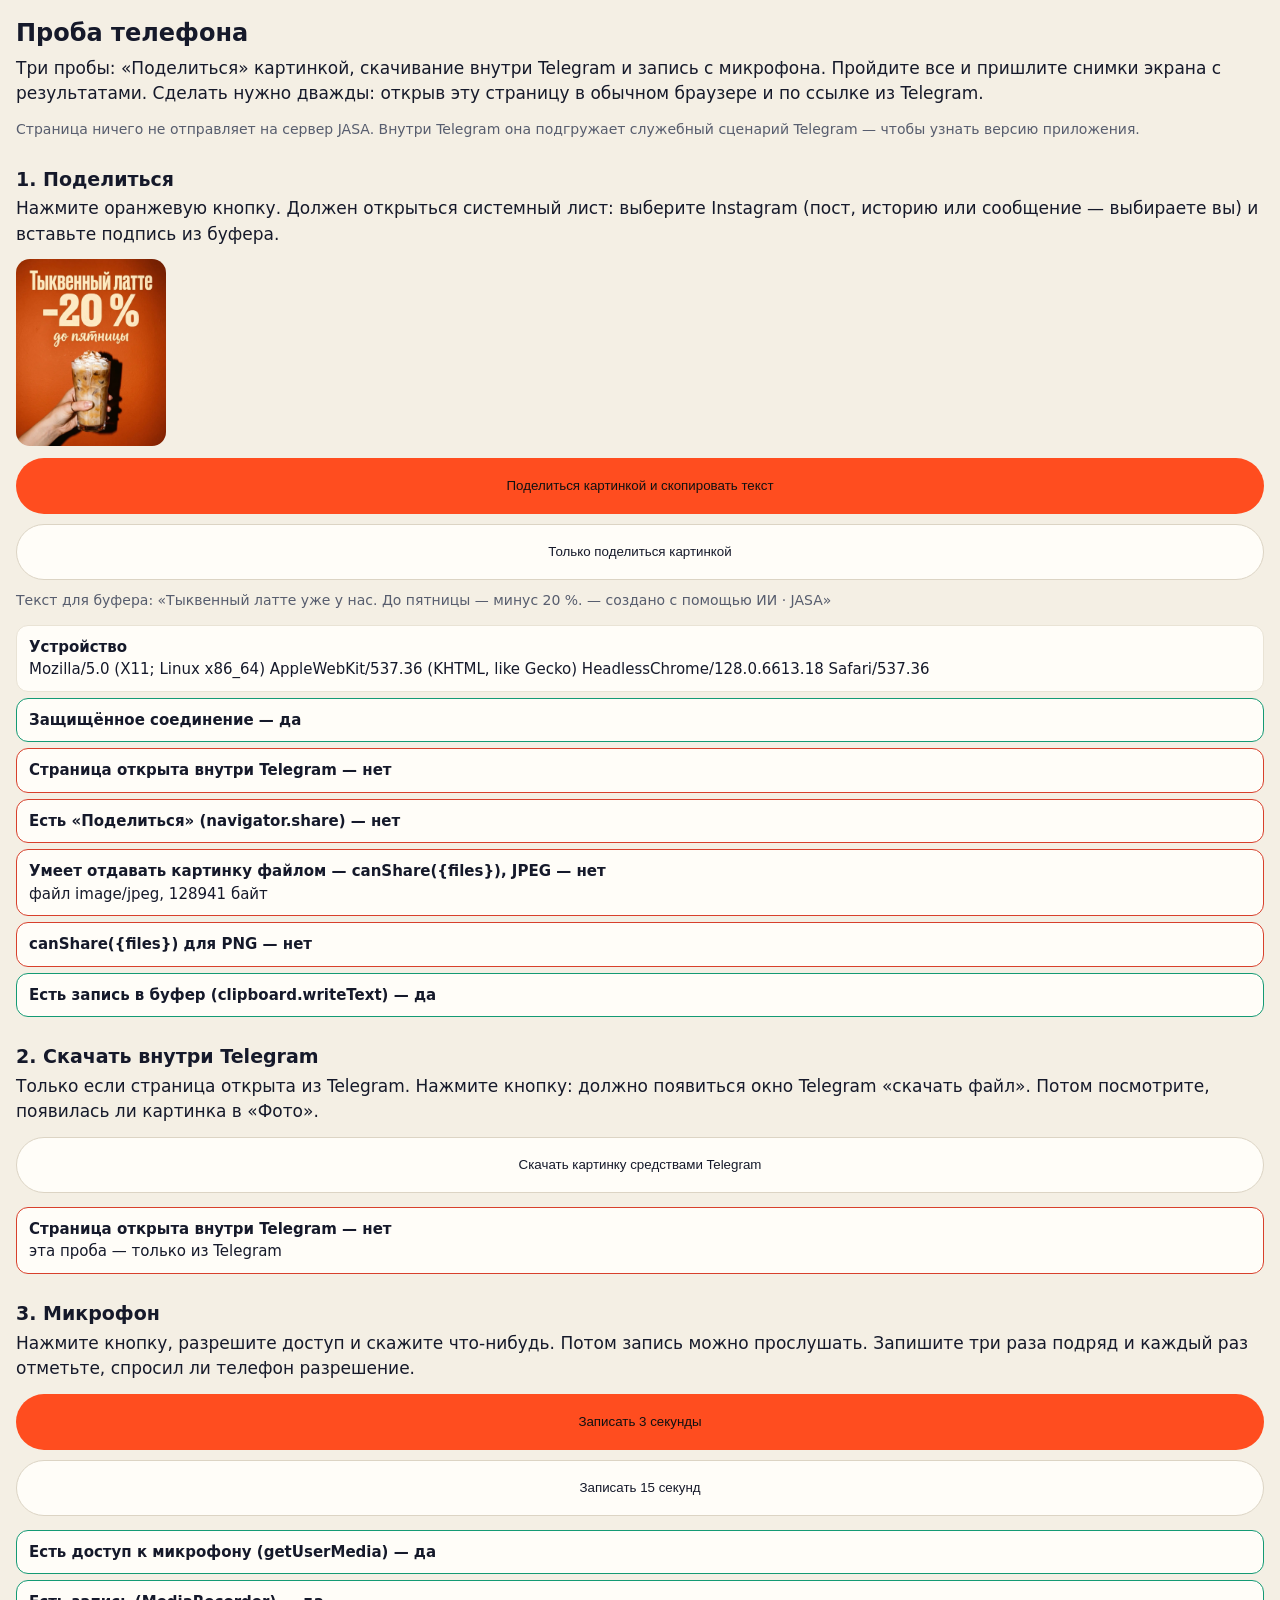
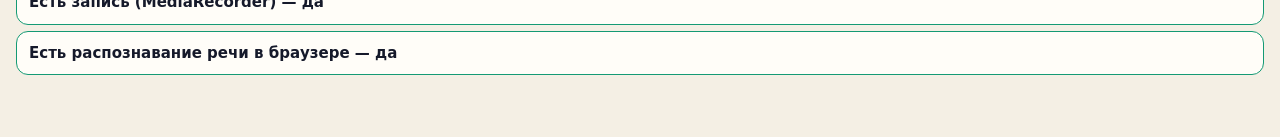
<file: proba/podelitsya.html>
<!doctype html>
<html lang="ru">
<head>
<meta charset="utf-8">
<meta name="viewport" content="width=device-width, initial-scale=1">
<meta name="robots" content="noindex, nofollow">
<title>JASA · проба телефона</title>
<style>
  /* Служебная страница для пробы на живом телефоне (14.11.2026, dizajn-ux): «Поделиться» картинкой и запись с микрофона.
     Не экран продукта: только русский, без оформления кабинета, без ссылок с сайта. Ничего никуда не отправляет: сервер и API не вызываются,
     запись с микрофона остаётся в памяти страницы и пропадает при закрытии. Открывать по https — иначе браузер не даст ни поделиться, ни записать.
     14.11, вечер — по списку «что проверить руками» из разведки напарника: файл JPEG, canShare({files}), скачивание средствами Telegram,
     тип и размер записи в байтах без жёстко заданного типа, версия клиента Telegram, сколько раз спросили разрешение. Внутри Telegram страница
     подгружает служебный сценарий Telegram — без него не узнать версию клиента и не вызвать скачивание. */
  body{margin:0;padding:20px 16px 48px;font:17px/1.5 -apple-system,system-ui,"Segoe UI",Roboto,sans-serif;background:#F4EFE4;color:#15192A}
  h1{font-size:24px;line-height:1.15;margin:0 0 8px} h2{font-size:19px;line-height:1.2;margin:28px 0 6px} p{margin:0 0 12px} small{display:block;color:#575D6E;font-size:14px}
  img{display:block;width:150px;border-radius:14px;margin:12px 0}
  button{display:block;width:100%;min-height:56px;margin:10px 0;border:0;border-radius:999px;background:#FF4D1F;color:#111;font:600 17px/1.2 inherit;padding:0 18px}
  button.vtor{background:#FFFDF8;border:1px solid #DCD4C4;color:#15192A} button:disabled{background:#F2A98E}
  ul{padding:0;margin:14px 0;list-style:none} li{padding:10px 12px;margin-bottom:6px;border-radius:12px;background:#FFFDF8;border:1px solid #E9E3D5;font-size:15px;word-break:break-word}
  li.da{border-color:#149A74} li.net{border-color:#D8402C} li b{display:block}
  audio{width:100%;margin-top:6px}
</style>
</head>
<body>
<h1>Проба телефона</h1>
<p>Три пробы: «Поделиться» картинкой, скачивание внутри Telegram и запись с микрофона. Пройдите все и пришлите снимки экрана с результатами. Сделать нужно дважды: открыв эту страницу в обычном браузере и по ссылке из Telegram.</p>
<small>Страница ничего не отправляет на сервер JASA. Внутри Telegram она подгружает служебный сценарий Telegram — чтобы узнать версию приложения.</small>

<h2>1. Поделиться</h2>
<p>Нажмите оранжевую кнопку. Должен открыться системный лист: выберите Instagram (пост, историю или сообщение — выбираете вы) и вставьте подпись из буфера.</p>
<img id="kart" src="post.jpg" alt="">
<button id="go" type="button">Поделиться картинкой и скопировать текст</button>
<button id="tolko" type="button" class="vtor">Только поделиться картинкой</button>
<small>Текст для буфера: «Тыквенный латте уже у нас. До пятницы — минус 20 %. — создано с помощью ИИ · JASA»</small>
<ul id="zh1"></ul>

<h2>2. Скачать внутри Telegram</h2>
<p>Только если страница открыта из Telegram. Нажмите кнопку: должно появиться окно Telegram «скачать файл». Потом посмотрите, появилась ли картинка в «Фото».</p>
<button id="tgs" type="button" class="vtor">Скачать картинку средствами Telegram</button>
<ul id="zh3"></ul>

<h2>3. Микрофон</h2>
<p>Нажмите кнопку, разрешите доступ и скажите что-нибудь. Потом запись можно прослушать. Запишите три раза подряд и каждый раз отметьте, спросил ли телефон разрешение.</p>
<button id="mik" type="button" data-sek="3">Записать 3 секунды</button>
<button id="mik15" type="button" class="vtor" data-sek="15">Записать 15 секунд</button>
<ul id="zh2"></ul>

<script>
(() => {
  const TEKST = 'Тыквенный латте уже у нас. До пятницы — минус 20 %.\n\n— создано с помощью ИИ · JASA';
  const pishi = (kuda, chto, itog, podrobno) => { const li = document.createElement('li'); li.className = itog === true ? 'da' : itog === false ? 'net' : ''; const b = document.createElement('b'); b.textContent = chto + (itog === true ? ' — да' : itog === false ? ' — нет' : ''); const s = document.createElement('span'); s.textContent = podrobno || ''; li.append(b, s); document.getElementById(kuda).appendChild(li); return li; };
  const oshibka = (e) => (e && e.name ? e.name + ': ' + e.message : String(e));

  // ---- 1. «Поделиться» ----
  let fajl = null;
  const im = document.getElementById('kart');
  const sobrat = () => { try { const c = document.createElement('canvas'); c.width = im.naturalWidth; c.height = im.naturalHeight; c.getContext('2d').drawImage(im, 0, 0);
    c.toBlob((b) => { fajl = b ? new File([b], 'jasa-post.jpg', { type: 'image/jpeg' }) : null; proverit(); }, 'image/jpeg', 0.92); } catch (e) { proverit(); } };
  if (im.complete && im.naturalWidth) sobrat(); else { im.onload = sobrat; im.onerror = () => { pishi('zh1', 'Картинка загрузилась', false); proverit(); }; }
  function proverit() {
    pishi('zh1', 'Устройство', null, navigator.userAgent);
    pishi('zh1', 'Защищённое соединение', window.isSecureContext === true);
    pishi('zh1', 'Страница открыта внутри Telegram', /Telegram/i.test(navigator.userAgent) || !!(window.TelegramWebviewProxy || window.Telegram));
    pishi('zh1', 'Есть «Поделиться» (navigator.share)', typeof navigator.share === 'function');
    let fajly = false; try { fajly = !!(fajl && navigator.canShare && navigator.canShare({ files: [fajl] })); } catch (e) { /* нет */ }
    pishi('zh1', 'Умеет отдавать картинку файлом — canShare({files}), JPEG', fajly, fajl ? 'файл ' + fajl.type + ', ' + fajl.size + ' байт' : 'файл не собран');
    let png = false; try { png = !!(navigator.canShare && navigator.canShare({ files: [new File([new Uint8Array(8)], 'p.png', { type: 'image/png' })] })); } catch (e) { /* нет */ }
    pishi('zh1', 'canShare({files}) для PNG', png);
    pishi('zh1', 'Есть запись в буфер (clipboard.writeText)', !!(navigator.clipboard && navigator.clipboard.writeText));
  }
  const delitsya = (sBuferom) => {
    if (sBuferom) { try { navigator.clipboard.writeText(TEKST).then(() => pishi('zh1', 'Текст записан в буфер', true), (e) => pishi('zh1', 'Текст записан в буфер', false, oshibka(e))); } catch (e) { pishi('zh1', 'Текст записан в буфер', false, oshibka(e)); } }
    try { navigator.share({ files: [fajl] }).then(() => pishi('zh1', 'Системный лист отработал', true, 'приложение выбрано'), (e) => pishi('zh1', 'Системный лист отработал', false, oshibka(e))); } catch (e) { pishi('zh1', 'Системный лист отработал', false, oshibka(e)); }
  };
  document.getElementById('go').addEventListener('click', () => delitsya(true));
  document.getElementById('tolko').addEventListener('click', () => delitsya(false));

  // ---- 2. Telegram: версия клиента и скачивание файла его средствами (downloadFile, Bot API 8.0; нужен https-адрес файла) ----
  const vTelegram = /Telegram/i.test(navigator.userAgent) || !!(window.TelegramWebviewProxy || window.Telegram);
  const tgKnopka = document.getElementById('tgs');
  const tgItog = () => { const W = window.Telegram && window.Telegram.WebApp;
    pishi('zh3', 'Сценарий Telegram загрузился', !!W);
    if (!W) return;
    pishi('zh3', 'Telegram.WebApp.version', null, String(W.version || 'не названа') + ' · платформа ' + String(W.platform || '?'));
    let v8 = false; try { v8 = !!(W.isVersionAtLeast && W.isVersionAtLeast('8.0')); } catch (e) { /* нет */ }
    pishi('zh3', 'Версия не ниже 8.0 (есть downloadFile)', v8 && typeof W.downloadFile === 'function'); };
  if (vTelegram) { const s = document.createElement('script'); s.src = 'https://telegram.org/js/telegram-web-app.js'; s.onload = tgItog; s.onerror = () => pishi('zh3', 'Сценарий Telegram загрузился', false); document.head.appendChild(s); }
  else pishi('zh3', 'Страница открыта внутри Telegram', false, 'эта проба — только из Telegram');
  tgKnopka.addEventListener('click', () => { const W = window.Telegram && window.Telegram.WebApp;
    if (!W || typeof W.downloadFile !== 'function') { pishi('zh3', 'Скачивание средствами Telegram', false, 'downloadFile недоступен'); return; }
    const adres = new URL('post.jpg', location.href).href;
    try { W.downloadFile({ url: adres, file_name: 'jasa-post.jpg' }, (prinyato) => pishi('zh3', 'Окно «скачать файл» — человек согласился', !!prinyato, adres)); pishi('zh3', 'downloadFile вызван', true, adres); }
    catch (e) { pishi('zh3', 'Скачивание средствами Telegram', false, oshibka(e)); } });

  // ---- 3. Микрофон: тот же способ записи, что в кабинете (MediaRecorder). Тип записи не задаём — берём тот, что выбрал браузер ----
  const knopka = document.getElementById('mik'), knopka15 = document.getElementById('mik15');
  let zapisej = 0, sprosili = 0;
  const schet = () => { let li = document.getElementById('schet'); if (!li) { li = pishi('zh2', 'Разрешение на микрофон', null, ''); li.id = 'schet'; } li.querySelector('span').textContent = 'спросили ' + sprosili + ' раз за ' + zapisej + ' записей'; };
  const razreshenie = async () => { try { const r = await navigator.permissions.query({ name: 'microphone' }); return r.state; } catch (e) { return 'узнать нельзя'; } };
  pishi('zh2', 'Есть доступ к микрофону (getUserMedia)', !!(navigator.mediaDevices && navigator.mediaDevices.getUserMedia));
  pishi('zh2', 'Есть запись (MediaRecorder)', typeof window.MediaRecorder === 'function');
  pishi('zh2', 'Есть распознавание речи в браузере', !!(window.SpeechRecognition || window.webkitSpeechRecognition));
  const zapisat = async (sek) => {
    if (!(navigator.mediaDevices && navigator.mediaDevices.getUserMedia) || typeof window.MediaRecorder !== 'function') { pishi('zh2', 'Запись', false, 'не поддерживается этим браузером'); return; }
    knopka.disabled = knopka15.disabled = true; let potok; zapisej++;
    pishi('zh2', 'Запись № ' + zapisej + ': разрешение до записи', null, await razreshenie());
    // браузер может не показать запрос доступа и не ответить вовсе — тогда через 15 секунд пишем об этом и возвращаем кнопку
    const zhdu = pishi('zh2', 'Жду разрешения на микрофон…', null, 'если окно с вопросом не появилось — запишите это как результат');
    const net = new Promise((_, otkaz) => setTimeout(() => otkaz(Object.assign(new Error('за 15 секунд браузер не ответил на запрос доступа'), { name: 'NetOtveta' })), 15000));
    try { potok = await Promise.race([navigator.mediaDevices.getUserMedia({ audio: true }), net]); zhdu.remove(); }
    catch (e) { zhdu.remove(); pishi('zh2', 'Доступ к микрофону', false, (e && (e.name === 'NotAllowedError' || e.name === 'SecurityError') ? 'не дал доступ — ' : '') + oshibka(e)); knopka.disabled = knopka15.disabled = false; return; }
    pishi('zh2', 'Доступ к микрофону', true);
    try {
      const rec = new MediaRecorder(potok); const kuski = []; let pustyh = 0;   // тип не задаём: берём recorder.mimeType
      rec.ondataavailable = (e) => { if (e.data && e.data.size) kuski.push(e.data); else pustyh++; };
      rec.onerror = (e) => pishi('zh2', 'Запись', false, oshibka(e.error || e));
      rec.onstop = () => { potok.getTracks().forEach((t) => t.stop()); const b = new Blob(kuski, { type: rec.mimeType });
        const li = pishi('zh2', 'Запись № ' + zapisej + ', ' + sek + ' с', b.size > 0, (b.size > 0 ? b.size + ' байт' : 'пустая запись, 0 байт') + ' · recorder.mimeType: ' + (rec.mimeType || 'не назван') + (pustyh ? ' · пустых кусков: ' + pustyh : ''));
        if (b.size > 0) { const a = document.createElement('audio'); a.controls = true; a.src = URL.createObjectURL(b); li.appendChild(a); }
        // сколько раз телефон спросил разрешение, страница узнать не может — отмечает человек
        const vopros = pishi('zh2', 'Телефон спросил разрешение в этот раз?', null, '');
        [['Да, спросил', 1], ['Нет', 0]].forEach(([nadpis, n]) => { const k = document.createElement('button'); k.type = 'button'; k.className = 'vtor'; k.textContent = nadpis; k.addEventListener('click', () => { sprosili += n; vopros.remove(); schet(); }); vopros.appendChild(k); });
        knopka.disabled = knopka15.disabled = false; };
      rec.start(); knopka.textContent = 'Идёт запись…';
      setTimeout(() => { try { rec.stop(); } catch (e) { pishi('zh2', 'Запись', false, oshibka(e)); knopka.disabled = knopka15.disabled = false; } knopka.textContent = 'Записать 3 секунды'; }, sek * 1000);
    } catch (e) { potok.getTracks().forEach((t) => t.stop()); pishi('zh2', 'Запись', false, oshibka(e)); knopka.disabled = knopka15.disabled = false; knopka.textContent = 'Записать 3 секунды'; }
  };
  knopka.addEventListener('click', () => zapisat(3));
  knopka15.addEventListener('click', () => zapisat(15));
})();
</script>
</body>
</html>
</file>
